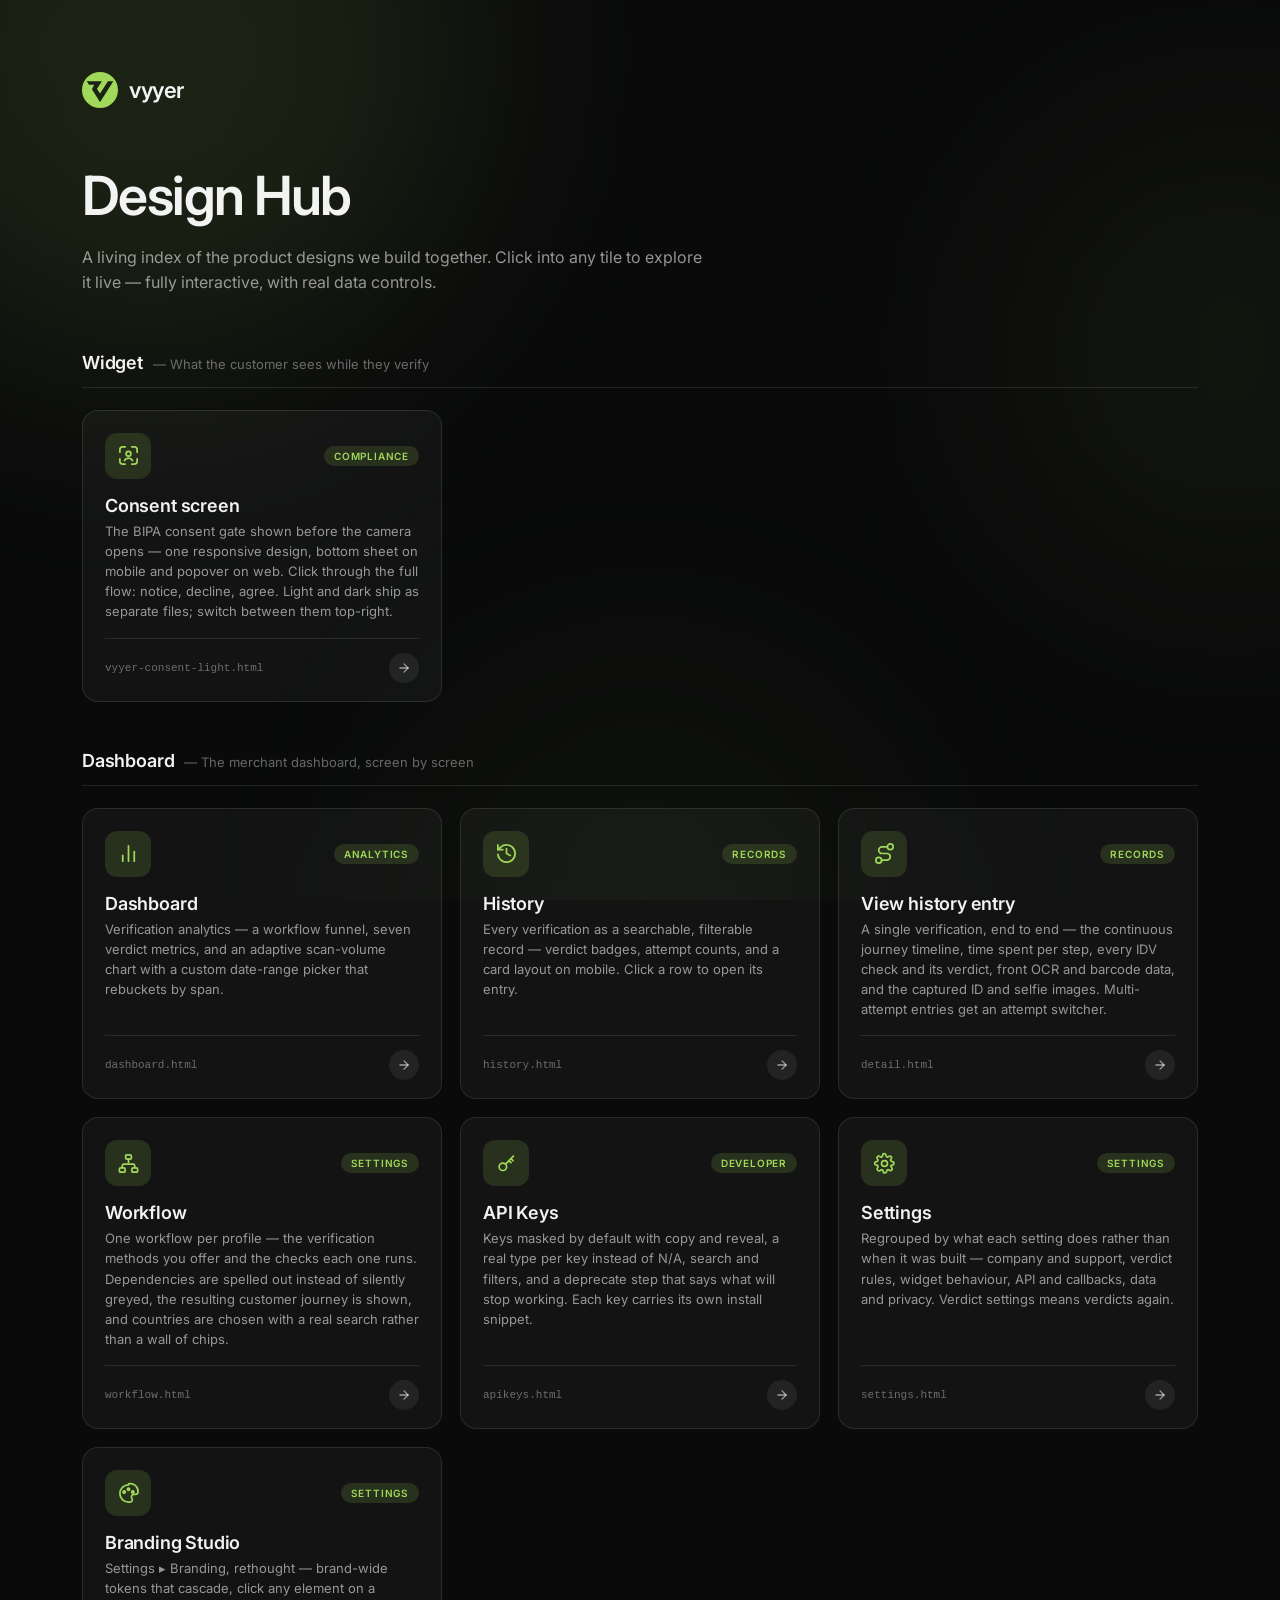
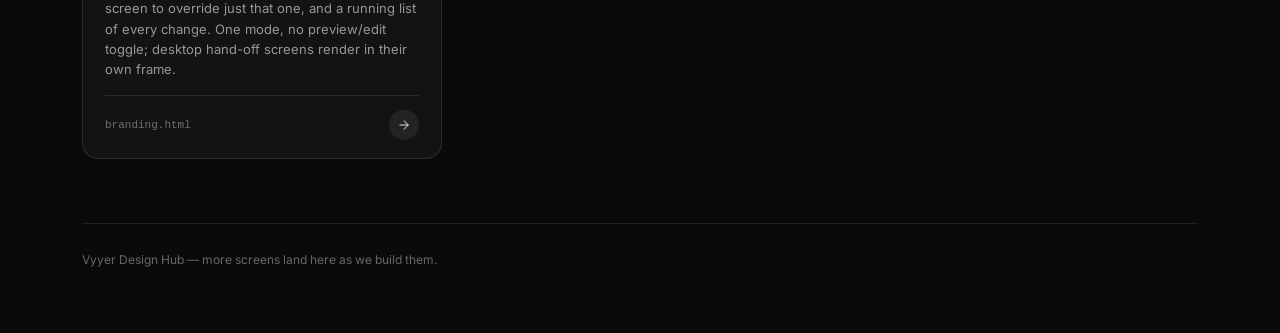
<file: index.html>
<!DOCTYPE html>
<html lang="en" data-theme="dark">
<head>
<meta charset="UTF-8">
<meta name="viewport" content="width=device-width, initial-scale=1.0">
<title>Vyyer — Design Hub</title>
<link rel="preconnect" href="https://fonts.googleapis.com">
<link rel="preconnect" href="https://fonts.gstatic.com" crossorigin>
<link href="https://fonts.googleapis.com/css2?family=Inter:wght@400;500;600;700&display=swap" rel="stylesheet">
<style>
*, *::before, *::after { margin: 0; padding: 0; box-sizing: border-box; }

:root {
  --bg-base: #0a0a0b;
  --accent: #A0D959; /* Vyyer logo green */
  --glass-bg: rgba(255,255,255,0.04);
  --glass-bg-strong: rgba(255,255,255,0.07);
  --glass-border: rgba(255,255,255,0.10);
  --glass-border-strong: rgba(255,255,255,0.22);
  --text-primary: rgba(255,255,255,0.95);
  --text-secondary: rgba(255,255,255,0.56);
  --text-tertiary: rgba(255,255,255,0.38);
  --radius-md: 12px;
  --radius-lg: 16px;
  --font: 'Inter', system-ui, sans-serif;
}

body {
  font-family: var(--font);
  background: var(--bg-base);
  color: var(--text-primary);
  min-height: 100vh;
  position: relative;
  overflow-x: hidden;
  -webkit-font-smoothing: antialiased;
}

/* Ambient lime glow */
.glow { position: fixed; inset: 0; z-index: 0; pointer-events: none; overflow: hidden; }
.glow-blob { position: absolute; border-radius: 50%; filter: blur(120px); }
.glow-blob.g1 { width: 620px; height: 620px; top: -260px; left: -160px; background: rgba(160,217,89,0.12); }
.glow-blob.g2 { width: 460px; height: 460px; top: 120px; right: -180px; background: rgba(160,217,89,0.06); }
.glow-blob.g3 { width: 520px; height: 520px; bottom: -280px; left: 30%; background: rgba(160,217,89,0.04); }

.wrap { position: relative; z-index: 1; max-width: 1180px; margin: 0 auto; padding: 72px 32px 64px; }

/* Header */
.header { display: flex; align-items: center; gap: 11px; margin-bottom: 60px; }
.logo-mark { width: 36px; height: 36px; flex-shrink: 0; display: block; }
.brand-name { font-size: 22px; font-weight: 600; letter-spacing: -0.02em; }

/* Hero */
.hero { margin-bottom: 56px; }
.eyebrow {
  display: inline-flex; align-items: center; gap: 8px;
  font-size: 12px; font-weight: 600; letter-spacing: 0.12em;
  text-transform: uppercase; color: var(--accent);
  margin-bottom: 18px;
}
.eyebrow::before { content: ''; width: 20px; height: 1px; background: var(--accent); opacity: 0.6; }
.title {
  font-size: clamp(34px, 5.5vw, 54px);
  font-weight: 600; letter-spacing: -0.03em; line-height: 1.05;
  margin-bottom: 20px;
}
.title .accent { color: var(--accent); }
.lede { font-size: 16px; color: var(--text-secondary); line-height: 1.6; max-width: 620px; }

/* Section */
.section { margin-bottom: 48px; }
.section-head {
  display: flex; align-items: baseline; gap: 10px;
  margin-bottom: 22px; padding-bottom: 14px;
  border-bottom: 1px solid var(--glass-border);
}
.section-head h2 { font-size: 18px; font-weight: 600; letter-spacing: -0.01em; }
.section-head .section-sub { font-size: 13px; color: var(--text-tertiary); }

/* Grid */
.grid { display: grid; grid-template-columns: repeat(3, minmax(0, 1fr)); gap: 18px; }

/* Card */
.card {
  position: relative;
  display: flex; flex-direction: column; gap: 16px;
  padding: 22px 22px 18px;
  background: var(--glass-bg);
  border: 1px solid var(--glass-border);
  border-radius: var(--radius-lg);
  text-decoration: none; color: var(--text-primary);
  transition: background 0.2s, border-color 0.2s, transform 0.2s;
  min-height: 210px;
}
.card:hover { background: var(--glass-bg-strong); border-color: var(--glass-border-strong); transform: translateY(-3px); }

.card-head { display: flex; align-items: center; justify-content: space-between; gap: 12px; }
.card-icon {
  width: 46px; height: 46px; border-radius: var(--radius-md);
  background: rgba(160,217,89,0.14);
  color: var(--accent);
  display: flex; align-items: center; justify-content: center; flex-shrink: 0;
}
.card-icon svg { width: 23px; height: 23px; }
.card-tag {
  font-size: 10px; font-weight: 600; letter-spacing: 0.08em; text-transform: uppercase;
  padding: 4px 10px; border-radius: 100px;
  background: rgba(160,217,89,0.14); color: var(--accent);
}

.card-body { flex: 1; }
.card-title { font-size: 18px; font-weight: 600; letter-spacing: -0.01em; margin-bottom: 5px; }
.card-desc { font-size: 13px; color: var(--text-secondary); line-height: 1.55; }

.card-foot {
  display: flex; align-items: center; justify-content: space-between;
  padding-top: 14px; border-top: 1px solid var(--glass-border);
}
.card-path {
  font-family: 'Menlo', 'Monaco', monospace; font-size: 11px; color: var(--text-tertiary);
  overflow: hidden; text-overflow: ellipsis; white-space: nowrap;
}
.card-arrow {
  width: 30px; height: 30px; border-radius: 50%;
  background: rgba(255,255,255,0.07);
  display: flex; align-items: center; justify-content: center; flex-shrink: 0;
  transition: background 0.15s, transform 0.15s, color 0.15s;
  color: var(--text-secondary);
}
.card:hover .card-arrow { background: var(--accent); color: #111; transform: translateX(3px); }
.card-arrow svg { width: 14px; height: 14px; }

/* Footer */
.footer {
  margin-top: 64px; padding-top: 26px;
  border-top: 1px solid var(--glass-border);
  font-size: 12px; color: var(--text-tertiary); line-height: 1.6;
}

@media (max-width: 900px) { .grid { grid-template-columns: repeat(2, minmax(0, 1fr)); } }

@media (max-width: 560px) {
  .wrap { padding: 48px 20px 48px; }
  .grid { grid-template-columns: 1fr; }
}
</style>
</head>
<body>

<div class="glow">
  <div class="glow-blob g1"></div>
  <div class="glow-blob g2"></div>
  <div class="glow-blob g3"></div>
</div>

<div class="wrap">

  <div class="header">
    <svg class="logo-mark" viewBox="0 0 138 138" xmlns="http://www.w3.org/2000/svg" role="img" aria-label="Vyyer">
      <defs>
        <mask id="vyyerVcut">
          <rect width="138" height="138" fill="#fff"></rect>
          <path fill="#000" transform="translate(69, 75) rotate(90) translate(-69, -75)" d="M29,125.844843 C29,125.988984 29.0993882,126.042108 29.221238,125.96398 L42.8635356,117.216859 C42.9857221,117.138516 43.0817329,116.956668 43.0780385,116.812901 L42.5846021,97.6106244 C42.5808823,97.4658673 42.6828508,97.4006824 42.813659,97.4656777 L59.8424361,105.926824 C59.9726607,105.991529 60.1771625,105.981341 60.3002155,105.903427 L108.81628,75.1843301 C109.061495,75.029067 109.060982,74.7768014 108.816289,74.6216104 L29,24 L29,44.1001278 C29,44.2443585 29.0994846,44.4250153 29.2204829,44.5025328 L76.4529161,74.761949 C76.5746856,74.8399604 76.5738029,74.9672807 76.4526502,75.0452293 L58.7903256,86.4090233 C58.6684094,86.4874633 58.4711441,86.487857 58.3485647,86.40916 L29.2210118,67.7090431 C29.0989503,67.6306786 29,67.6849074 29,67.8281421 L29,125.844843 Z"></path>
        </mask>
      </defs>
      <circle cx="69" cy="69" r="69" fill="#A0D959" mask="url(#vyyerVcut)"></circle>
    </svg>
    <div class="brand-name">vyyer</div>
  </div>

  <div class="hero">
    <h1 class="title">Design Hub</h1>
    <p class="lede">A living index of the product designs we build together. Click into any tile to explore it live — fully interactive, with real data controls.</p>
  </div>

  <div class="section">
    <div class="section-head">
      <h2>Widget</h2>
      <span class="section-sub">— What the customer sees while they verify</span>
    </div>
    <div class="grid">

      <a class="card" href="vyyer-consent-light.html">
        <div class="card-head">
          <div class="card-icon">
            <svg viewBox="0 0 24 24" fill="none" stroke="currentColor" stroke-width="1.8" stroke-linecap="round" stroke-linejoin="round"><path d="M3 8.5V6a3 3 0 013-3h2.5M15.5 3H18a3 3 0 013 3v2.5M21 15.5V18a3 3 0 01-3 3h-2.5M8.5 21H6a3 3 0 01-3-3v-2.5"/><circle cx="12" cy="10.2" r="2.5"/><path d="M7.8 17.2a4.8 4.8 0 018.4 0"/></svg>
          </div>
          <span class="card-tag">Compliance</span>
        </div>
        <div class="card-body">
          <div class="card-title">Consent screen</div>
          <div class="card-desc">The BIPA consent gate shown before the camera opens — one responsive design, bottom sheet on mobile and popover on web. Click through the full flow: notice, decline, agree. Light and dark ship as separate files; switch between them top-right.</div>
        </div>
        <div class="card-foot">
          <span class="card-path">vyyer-consent-light.html</span>
          <span class="card-arrow"><svg viewBox="0 0 24 24" fill="none" stroke="currentColor" stroke-width="2.2" stroke-linecap="round" stroke-linejoin="round"><line x1="5" y1="12" x2="19" y2="12"/><polyline points="12 5 19 12 12 19"/></svg></span>
        </div>
      </a>
    </div>
  </div>

  <div class="section">
    <div class="section-head">
      <h2>Dashboard</h2>
      <span class="section-sub">— The merchant dashboard, screen by screen</span>
    </div>
    <div class="grid">

      <a class="card" href="dashboard.html">
        <div class="card-head">
          <div class="card-icon">
            <svg viewBox="0 0 24 24" fill="none" stroke="currentColor" stroke-width="1.8" stroke-linecap="round" stroke-linejoin="round"><line x1="18" y1="20" x2="18" y2="10"/><line x1="12" y1="20" x2="12" y2="4"/><line x1="6" y1="20" x2="6" y2="14"/></svg>
          </div>
          <span class="card-tag">Analytics</span>
        </div>
        <div class="card-body">
          <div class="card-title">Dashboard</div>
          <div class="card-desc">Verification analytics — a workflow funnel, seven verdict metrics, and an adaptive scan-volume chart with a custom date-range picker that rebuckets by span.</div>
        </div>
        <div class="card-foot">
          <span class="card-path">dashboard.html</span>
          <span class="card-arrow"><svg viewBox="0 0 24 24" fill="none" stroke="currentColor" stroke-width="2.2" stroke-linecap="round" stroke-linejoin="round"><line x1="5" y1="12" x2="19" y2="12"/><polyline points="12 5 19 12 12 19"/></svg></span>
        </div>
      </a>

      <a class="card" href="history.html">
        <div class="card-head">
          <div class="card-icon">
            <svg viewBox="0 0 24 24" fill="none" stroke="currentColor" stroke-width="1.8" stroke-linecap="round" stroke-linejoin="round"><path d="M3 3v5h5"/><path d="M3.05 13A9 9 0 1 0 6 5.3L3 8"/><path d="M12 7v5l4 2"/></svg>
          </div>
          <span class="card-tag">Records</span>
        </div>
        <div class="card-body">
          <div class="card-title">History</div>
          <div class="card-desc">Every verification as a searchable, filterable record — verdict badges, attempt counts, and a card layout on mobile. Click a row to open its entry.</div>
        </div>
        <div class="card-foot">
          <span class="card-path">history.html</span>
          <span class="card-arrow"><svg viewBox="0 0 24 24" fill="none" stroke="currentColor" stroke-width="2.2" stroke-linecap="round" stroke-linejoin="round"><line x1="5" y1="12" x2="19" y2="12"/><polyline points="12 5 19 12 12 19"/></svg></span>
        </div>
      </a>

      <a class="card" href="detail.html">
        <div class="card-head">
          <div class="card-icon">
            <svg viewBox="0 0 24 24" fill="none" stroke="currentColor" stroke-width="1.8" stroke-linecap="round" stroke-linejoin="round"><circle cx="6" cy="19" r="3"/><path d="M9 19h5.5a3.5 3.5 0 000-7h-5a3.5 3.5 0 010-7H15"/><circle cx="18" cy="5" r="3"/></svg>
          </div>
          <span class="card-tag">Records</span>
        </div>
        <div class="card-body">
          <div class="card-title">View history entry</div>
          <div class="card-desc">A single verification, end to end — the continuous journey timeline, time spent per step, every IDV check and its verdict, front OCR and barcode data, and the captured ID and selfie images. Multi-attempt entries get an attempt switcher.</div>
        </div>
        <div class="card-foot">
          <span class="card-path">detail.html</span>
          <span class="card-arrow"><svg viewBox="0 0 24 24" fill="none" stroke="currentColor" stroke-width="2.2" stroke-linecap="round" stroke-linejoin="round"><line x1="5" y1="12" x2="19" y2="12"/><polyline points="12 5 19 12 12 19"/></svg></span>
        </div>
      </a>

      <a class="card" href="workflow.html">
        <div class="card-head">
          <div class="card-icon">
            <svg viewBox="0 0 24 24" fill="none" stroke="currentColor" stroke-width="1.8" stroke-linecap="round" stroke-linejoin="round"><rect x="9" y="2.9" width="6" height="4.6" rx="1.4"/><rect x="2.5" y="16.5" width="6" height="4.6" rx="1.4"/><rect x="15.5" y="16.5" width="6" height="4.6" rx="1.4"/><path d="M12 7.5v3.2"/><path d="M5.5 16.5v-2.1a1.7 1.7 0 011.7-1.7h9.6a1.7 1.7 0 011.7 1.7v2.1"/></svg>
          </div>
          <span class="card-tag">Settings</span>
        </div>
        <div class="card-body">
          <div class="card-title">Workflow</div>
          <div class="card-desc">One workflow per profile — the verification methods you offer and the checks each one runs. Dependencies are spelled out instead of silently greyed, the resulting customer journey is shown, and countries are chosen with a real search rather than a wall of chips.</div>
        </div>
        <div class="card-foot">
          <span class="card-path">workflow.html</span>
          <span class="card-arrow"><svg viewBox="0 0 24 24" fill="none" stroke="currentColor" stroke-width="2.2" stroke-linecap="round" stroke-linejoin="round"><line x1="5" y1="12" x2="19" y2="12"/><polyline points="12 5 19 12 12 19"/></svg></span>
        </div>
      </a>

      <a class="card" href="apikeys.html">
        <div class="card-head">
          <div class="card-icon">
            <svg viewBox="0 0 24 24" fill="none" stroke="currentColor" stroke-width="1.8" stroke-linecap="round" stroke-linejoin="round"><circle cx="8.2" cy="15.4" r="3.9"/><path d="M11 12.6l8.2-8.2M16.6 6.9l2.2 2.2M14.5 9l2.2 2.2"/></svg>
          </div>
          <span class="card-tag">Developer</span>
        </div>
        <div class="card-body">
          <div class="card-title">API Keys</div>
          <div class="card-desc">Keys masked by default with copy and reveal, a real type per key instead of N/A, search and filters, and a deprecate step that says what will stop working. Each key carries its own install snippet.</div>
        </div>
        <div class="card-foot">
          <span class="card-path">apikeys.html</span>
          <span class="card-arrow"><svg viewBox="0 0 24 24" fill="none" stroke="currentColor" stroke-width="2.2" stroke-linecap="round" stroke-linejoin="round"><line x1="5" y1="12" x2="19" y2="12"/><polyline points="12 5 19 12 12 19"/></svg></span>
        </div>
      </a>

      <a class="card" href="settings.html">
        <div class="card-head">
          <div class="card-icon">
            <svg viewBox="0 0 24 24" fill="none" stroke="currentColor" stroke-width="1.8" stroke-linecap="round" stroke-linejoin="round"><circle cx="12" cy="12" r="3.1"/><path d="M19.1 14.6a1.5 1.5 0 00.3 1.65l.05.06a1.82 1.82 0 11-2.58 2.58l-.06-.06a1.5 1.5 0 00-1.65-.3 1.5 1.5 0 00-.91 1.37v.17a1.82 1.82 0 11-3.64 0v-.09a1.5 1.5 0 00-.98-1.37 1.5 1.5 0 00-1.65.3l-.06.06A1.82 1.82 0 114.8 16.4l.06-.06a1.5 1.5 0 00.3-1.65 1.5 1.5 0 00-1.37-.91h-.17a1.82 1.82 0 110-3.64h.09a1.5 1.5 0 001.37-.98 1.5 1.5 0 00-.3-1.65l-.06-.06A1.82 1.82 0 117.3 4.8l.06.06a1.5 1.5 0 001.65.3h.07a1.5 1.5 0 00.91-1.37v-.17a1.82 1.82 0 113.64 0v.09a1.5 1.5 0 00.91 1.37 1.5 1.5 0 001.65-.3l.06-.06a1.82 1.82 0 112.58 2.58l-.06.06a1.5 1.5 0 00-.3 1.65v.07a1.5 1.5 0 001.37.91h.17a1.82 1.82 0 110 3.64h-.09a1.5 1.5 0 00-1.37.91z"/></svg>
          </div>
          <span class="card-tag">Settings</span>
        </div>
        <div class="card-body">
          <div class="card-title">Settings</div>
          <div class="card-desc">Regrouped by what each setting does rather than when it was built — company and support, verdict rules, widget behaviour, API and callbacks, data and privacy. Verdict settings means verdicts again.</div>
        </div>
        <div class="card-foot">
          <span class="card-path">settings.html</span>
          <span class="card-arrow"><svg viewBox="0 0 24 24" fill="none" stroke="currentColor" stroke-width="2.2" stroke-linecap="round" stroke-linejoin="round"><line x1="5" y1="12" x2="19" y2="12"/><polyline points="12 5 19 12 12 19"/></svg></span>
        </div>
      </a>

      <a class="card" href="branding.html">
        <div class="card-head">
          <div class="card-icon">
            <svg viewBox="0 0 24 24" fill="none" stroke="currentColor" stroke-width="1.8" stroke-linecap="round" stroke-linejoin="round"><path d="M12 3a9 9 0 000 18h1.5a2.5 2.5 0 002-4 2.5 2.5 0 012-4H19a3 3 0 003-3 8 8 0 00-10-8z"/><circle cx="7.5" cy="10.5" r="1.2" fill="currentColor"/><circle cx="12" cy="7.5" r="1.2" fill="currentColor"/><circle cx="16.5" cy="10.5" r="1.2" fill="currentColor"/></svg>
          </div>
          <span class="card-tag">Settings</span>
        </div>
        <div class="card-body">
          <div class="card-title">Branding Studio</div>
          <div class="card-desc">Settings ▸ Branding, rethought — brand-wide tokens that cascade, click any element on a screen to override just that one, and a running list of every change. One mode, no preview/edit toggle; desktop hand-off screens render in their own frame.</div>
        </div>
        <div class="card-foot">
          <span class="card-path">branding.html</span>
          <span class="card-arrow"><svg viewBox="0 0 24 24" fill="none" stroke="currentColor" stroke-width="2.2" stroke-linecap="round" stroke-linejoin="round"><line x1="5" y1="12" x2="19" y2="12"/><polyline points="12 5 19 12 12 19"/></svg></span>
        </div>
      </a>
    </div>
  </div>

  <div class="footer">
    Vyyer Design Hub — more screens land here as we build them.
  </div>

</div>

</body>
</html>
</file>
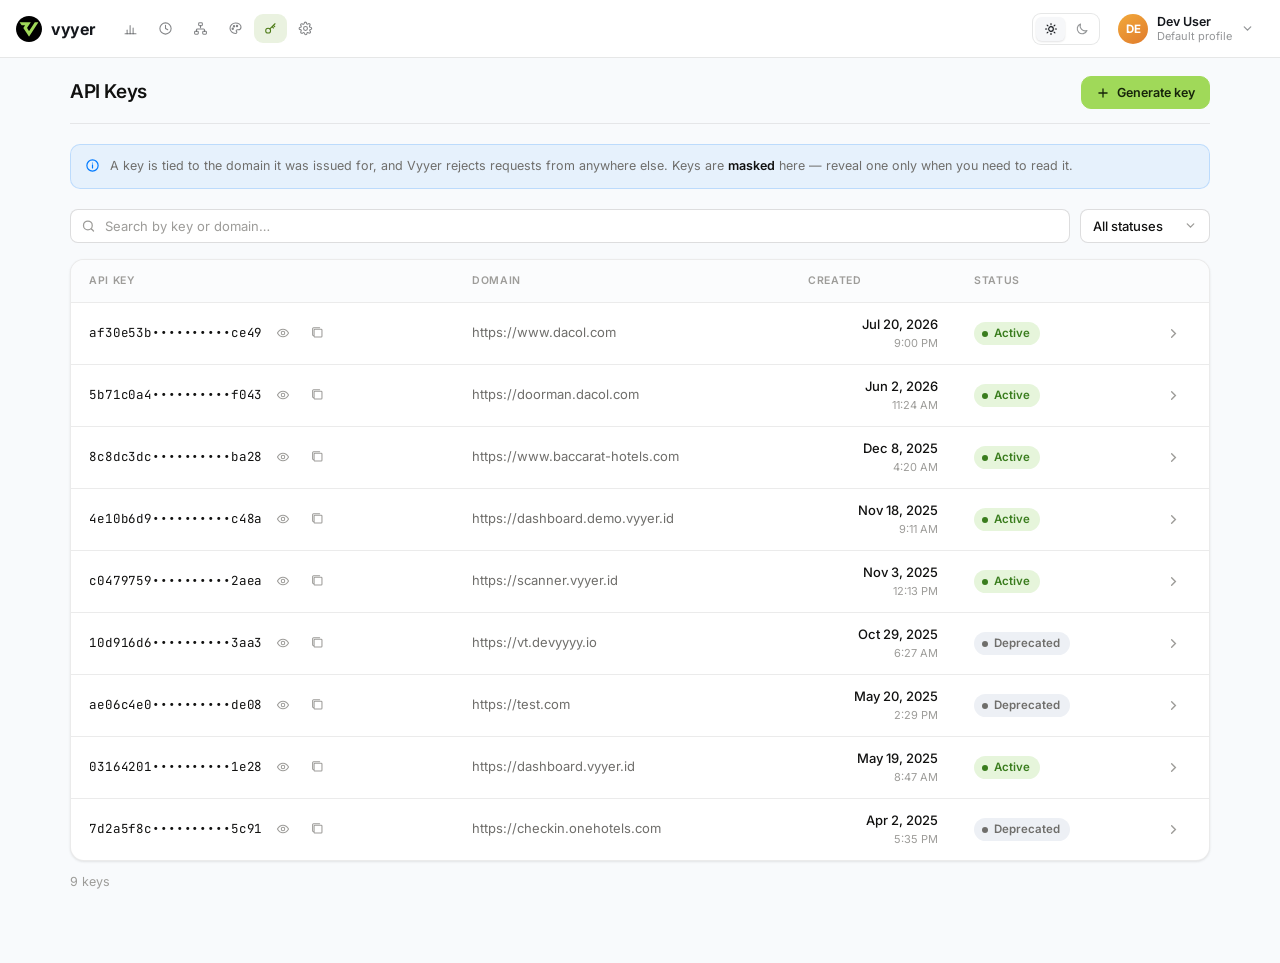
<file: apikeys.html>
<!DOCTYPE html>
<html lang="en">
<head>
<meta charset="UTF-8">
<meta name="viewport" content="width=device-width, initial-scale=1.0">
<title>Vyyer — API Keys</title>
<link rel="preconnect" href="https://fonts.googleapis.com">
<link rel="preconnect" href="https://fonts.gstatic.com" crossorigin>
<link href="https://fonts.googleapis.com/css2?family=Inter:wght@400;500;600;700&family=JetBrains+Mono:wght@400;500&display=swap" rel="stylesheet">
<link rel="stylesheet" href="shell.css">
<script>try{document.documentElement.dataset.theme=localStorage.getItem('vyyer.dashTheme')||'light'}catch(e){}</script>
<!--
  ============================================================================
  VYYER DASHBOARD — API KEYS

  What the live screens get wrong, and what this changes:

  1. EVERY KEY IS PRINTED IN FULL, on a list anyone can shoulder-surf or
     screenshot. Keys are masked here, with copy always one click away and an
     explicit reveal when someone actually needs to read one.

  2. THE TYPE COLUMN SAYS N/A ON EVERY ROW, while the next column is headed
     "Package Name/Domain" — so the type is real, it just isn't being set.
     A key is created *as* a web or a mobile key here, and the list says which.

  3. NO WAY TO FIND A KEY. A merchant with thirty keys scrolls. Search by key
     or domain, filter by type and status.

  4. DEPRECATE IS A BARE RED BUTTON. It breaks a live integration, so it asks
     first and says exactly what will stop working.

  Status, dates and the table itself reuse History's components.
  ============================================================================
-->
<style>
*, *::before, *::after { box-sizing: border-box; margin: 0; padding: 0; }

:root {
  --bg: #f8fafc;
  --surface: #ffffff;
  --surface-2: #edf0f5;
  --border: rgba(0,0,0,0.08);
  --border-md: rgba(0,0,0,0.14);
  --text-primary: #111110;
  --text-secondary: #6f6e6b;
  --text-tertiary: #9d9c99;
  --accent: #A0D959;
  --on-accent: #16240a;
  --ok: #3a7d1e;
  --info: #007aff;
  --warn: #c47a1a;
  --danger: #d63f3f;
  --shadow-sm: 0 1px 3px rgba(0,0,0,0.06), 0 1px 2px rgba(0,0,0,0.04);
  --shadow-md: 0 4px 12px rgba(0,0,0,0.08);
  --radius-sm: 8px;
  --radius-md: 10px;
  --radius-lg: 14px;
  --font: 'Inter', system-ui, sans-serif;
  --mono: 'JetBrains Mono', ui-monospace, SFMono-Regular, Menlo, monospace;
}

html, body { font-family: var(--font); background: var(--bg); color: var(--text-primary); font-size: 14px; line-height: 1.5; -webkit-font-smoothing: antialiased; }
main { max-width: 1180px; margin: 0 auto; padding: 0 20px 72px; }

/* ── page header ── */
.toolbar {
  position: sticky; top: var(--sh-h); z-index: 20; background: rgba(248,250,252,0.95);
  backdrop-filter: blur(8px); display: flex; align-items: center; gap: 14px;
  padding: 18px 0 14px; border-bottom: 1px solid var(--border); margin-bottom: 20px;
}
.toolbar h1 { font-size: 19px; font-weight: 600; letter-spacing: -0.02em; }
.toolbar .sp { flex: 1; }

.btn { font-family: var(--font); font-size: 12.5px; font-weight: 600; color: var(--text-primary);
  background: var(--surface); border: 1px solid var(--border-md); border-radius: var(--radius-md);
  padding: 8px 14px; cursor: pointer; display: inline-flex; align-items: center; justify-content: center; gap: 7px; }
.btn:hover:not(:disabled) { border-color: var(--text-tertiary); }
.btn.primary { background: var(--accent); border-color: var(--accent); color: var(--on-accent); }
.btn.danger { background: transparent; border-color: rgba(214,63,63,.35); color: var(--danger); }
.btn.danger:hover:not(:disabled) { border-color: var(--danger); background: rgba(214,63,63,.06); }
.btn:disabled { opacity: .4; cursor: not-allowed; }
.btn svg { width: 14px; height: 14px; }

.back { display: inline-flex; align-items: center; gap: 6px; font-size: 12.5px; font-weight: 500; color: var(--text-secondary);
  background: none; border: 0; font-family: var(--font); cursor: pointer; padding: 18px 0 2px; }
.back:hover { color: var(--text-primary); }
.back svg { width: 13px; height: 13px; }

/* ── filter bar: fields that float on the page background are white ── */
.filters { display: flex; gap: 10px; align-items: center; margin-bottom: 16px; flex-wrap: wrap; }
.search { position: relative; flex: 1 1 260px; min-width: 200px; }
.search > svg { position: absolute; left: 11px; top: 50%; transform: translateY(-50%); width: 15px; height: 15px; color: var(--text-tertiary); pointer-events: none; }
.search input { width: 100%; font-family: var(--font); font-size: 13px; color: var(--text-primary);
  background: var(--field-float); border: 1px solid var(--field-float-line); border-radius: var(--radius-sm);
  padding: 8px 12px 8px 34px; outline: none; transition: border-color .15s, box-shadow .15s; }
.search input::placeholder { color: var(--text-tertiary); }
.search input:focus { border-color: var(--field-focus); box-shadow: 0 0 0 3px rgba(0,122,255,.12); }

.dd { position: relative; }
.dd-trigger { display: inline-flex; align-items: center; justify-content: space-between; gap: 10px; min-width: 130px;
  font-family: var(--font); font-size: 13px; font-weight: 500; color: var(--text-primary);
  background: var(--field-float); border: 1px solid var(--field-float-line); border-radius: var(--radius-sm);
  padding: 8px 12px; cursor: pointer; transition: border-color .15s, box-shadow .15s; white-space: nowrap; }
.dd-trigger svg { width: 13px; height: 13px; color: var(--text-tertiary); transition: transform .15s; }
.dd.open .dd-trigger { border-color: var(--field-focus); box-shadow: 0 0 0 3px rgba(0,122,255,.12); }
.dd.open .dd-trigger svg { transform: rotate(180deg); }
.dd-menu { position: absolute; top: calc(100% + 6px); left: 0; z-index: 200; min-width: 100%;
  background: var(--surface); border: 1px solid var(--border-md); border-radius: var(--radius-md);
  box-shadow: var(--shadow-md); padding: 5px; opacity: 0; visibility: hidden; transform: translateY(-4px);
  transition: opacity .14s, transform .14s, visibility .14s; }
.dd.open .dd-menu { opacity: 1; visibility: visible; transform: translateY(0); }
.dd-opt { display: flex; align-items: center; gap: 9px; width: 100%; text-align: left; border: 0; background: none;
  font-family: var(--font); font-size: 13px; color: var(--text-primary); padding: 8px 10px; border-radius: 7px; cursor: pointer; white-space: nowrap; }
.dd-opt:hover { background: var(--surface-2); }
.dd-opt .tick { width: 14px; height: 14px; flex: 0 0 auto; color: var(--info); opacity: 0; margin-left: auto; }
.dd-opt.on .tick { opacity: 1; }

/* ── table — the same component as History ── */
.card { background: var(--surface); border: 1px solid var(--border); border-radius: var(--radius-lg); box-shadow: var(--shadow-sm); overflow: hidden; }
.hist-table { width: 100%; border-collapse: collapse; }
.hist-table thead th {
  text-align: left; font-size: 10.5px; font-weight: 600; text-transform: uppercase; letter-spacing: 0.06em;
  color: var(--text-tertiary); padding: 13px 18px; border-bottom: 1px solid var(--border);
  background: #fbfcfd; white-space: nowrap;
}
.hist-table thead th.th-right { text-align: right; }
.hist-row { cursor: pointer; transition: background .12s; }
.hist-row:not(:last-child) td { border-bottom: 1px solid var(--border); }
.hist-row:hover { background: #fafcff; }
.hist-table td { padding: 12px 18px; vertical-align: middle; }
.col-muted { color: var(--text-secondary); font-size: 13px; white-space: nowrap; }
.col-date { text-align: right; white-space: nowrap; }
.d-date { display: block; font-size: 13px; font-weight: 500; color: var(--text-primary); }
.d-time { display: block; font-size: 11px; color: var(--text-tertiary); margin-top: 1px; }
.chev { color: var(--text-tertiary); display: grid; place-items: center; }
.chev svg { width: 15px; height: 15px; }
.hist-row:hover .chev { color: var(--text-secondary); }

/* ── the key itself ── */
.keycell { display: flex; align-items: center; gap: 8px; }
.keytext { font-family: var(--mono); font-size: 12.5px; letter-spacing: -0.01em; color: var(--text-primary); white-space: nowrap; }
.iconbtn { width: 26px; height: 26px; flex: 0 0 auto; display: grid; place-items: center; border: 0; border-radius: 7px;
  background: none; color: var(--text-tertiary); cursor: pointer; }
.iconbtn:hover { background: var(--surface-2); color: var(--text-primary); }
.iconbtn svg { width: 14px; height: 14px; }
.iconbtn.copied { color: var(--ok); }

/* ── badges ── */
.result-badge { display: inline-flex; align-items: center; gap: 6px; font-size: 11.5px; font-weight: 600; padding: 3px 10px 3px 8px; border-radius: 100px; white-space: nowrap; }
.rb-dot { width: 6px; height: 6px; border-radius: 50%; flex-shrink: 0; background: currentColor; }
.rb-active     { background: #e6f5db; color: #3a7d1e; }
.rb-deprecated { background: var(--surface-2); color: var(--text-secondary); }
.type-chip { display: inline-flex; align-items: center; gap: 6px; font-size: 12px; font-weight: 500; color: var(--text-secondary); white-space: nowrap; }
.type-chip svg { width: 14px; height: 14px; color: var(--text-tertiary); }

/* ── empty state ── */
.empty { display: flex; flex-direction: column; align-items: center; text-align: center; padding: 64px 24px; color: var(--text-tertiary); }
.empty svg { width: 34px; height: 34px; color: var(--border-md); margin-bottom: 14px; }
.empty-title { font-size: 15px; font-weight: 600; color: var(--text-secondary); margin-bottom: 4px; }
.empty-sub { font-size: 13px; }
.count { font-size: 12.5px; color: var(--text-tertiary); margin-top: 12px; }

/* ── detail ── */
.dhead { display: flex; align-items: flex-start; gap: 14px; flex-wrap: wrap; margin-bottom: 20px; }
.dhead-key { display: flex; align-items: center; gap: 10px; flex-wrap: wrap; }
.dhead-key .keytext { font-size: 19px; letter-spacing: -0.02em; }
.dhead .sp { flex: 1; }
.dcols { display: grid; grid-template-columns: minmax(0, 300px) minmax(0, 1fr); gap: 16px; align-items: start; }
.sec-head { display: flex; align-items: baseline; gap: 10px; margin-bottom: 10px; }
.sec-head h2 { font-size: 12px; font-weight: 700; letter-spacing: .08em; text-transform: uppercase; color: var(--text-secondary); }
.sec-head p { font-size: 12.5px; color: var(--text-tertiary); }
.kv { padding: 14px 18px; border-bottom: 1px solid var(--border); }
.kv:last-child { border-bottom: 0; }
.kv dt { font-size: 11.5px; color: var(--text-tertiary); margin-bottom: 3px; }
.kv dd { font-size: 13.5px; font-weight: 500; color: var(--text-primary); word-break: break-word; }

.snip { background: #16181d; border-radius: var(--radius-md); overflow: hidden; margin: 14px 18px 18px; }
.snip-top { display: flex; align-items: center; gap: 10px; padding: 10px 14px; border-bottom: 1px solid rgba(255,255,255,.08); }
.snip-top span { font-size: 11.5px; font-weight: 600; color: rgba(255,255,255,.7); letter-spacing: .04em; text-transform: uppercase; }
.snip-top .iconbtn { color: rgba(255,255,255,.55); margin-left: auto; }
.snip-top .iconbtn:hover { background: rgba(255,255,255,.1); color: #fff; }
.snip pre { margin: 0; padding: 14px; overflow-x: auto; font-family: var(--mono); font-size: 12px; line-height: 1.65; color: #d7dce5; }
.snip .t { color: #7fb5ff; } .snip .s { color: #a8d98a; } .snip .k { color: #c99bf0; } .snip .c { color: #6f7785; }
.snip.off { opacity: .4; }
.docs { display: flex; flex-wrap: wrap; gap: 20px; margin-top: 14px; font-size: 12.5px; }
.docs a { display: inline-flex; align-items: center; gap: 7px; color: var(--info); text-decoration: none; font-weight: 600; }
.docs a:hover { text-decoration: underline; }
.docs svg { width: 14px; height: 14px; flex: 0 0 auto; }

.note { display: flex; gap: 10px; align-items: flex-start; padding: 12px 14px; border-radius: var(--radius-md);
  background: rgba(0,122,255,.07); border: 1px solid rgba(0,122,255,.18); font-size: 12.5px; color: var(--text-secondary); margin-bottom: 20px; }
.note svg { width: 15px; height: 15px; flex: 0 0 auto; color: var(--info); margin-top: 1px; }
.note b { color: var(--text-primary); font-weight: 600; }
.note.warn { background: rgba(196,122,26,.08); border-color: rgba(196,122,26,.22); }
.note.warn svg { color: var(--warn); }

/* ── modal: the shell's own sheet, so dialogs match across the dashboard ── */
.pick { display: flex; gap: 10px; margin-top: 18px; }
.pick button { flex: 1; display: flex; flex-direction: column; align-items: center; gap: 7px; cursor: pointer;
  font-family: var(--sh-font); background: var(--sh-sunken); border: 1px solid var(--sh-line); border-radius: 10px;
  padding: 14px 10px; color: var(--sh-ink-2); font-size: 12.5px; font-weight: 600; }
.pick button svg { width: 19px; height: 19px; }
.pick button:hover { border-color: var(--sh-line-2); }
.pick button.on { border-color: var(--sh-accent); background: var(--sh-tint); color: var(--sh-ink); }
.hint { font: 400 11.5px var(--sh-font); color: var(--sh-ink-3); margin-top: 7px; }
.newkey { display: flex; align-items: center; gap: 8px; background: var(--sh-sunken); border: 1px solid var(--sh-line);
  border-radius: 10px; padding: 11px 12px; margin-top: 18px; }
.newkey code { font-family: var(--mono); font-size: 12.5px; color: var(--sh-ink); flex: 1; min-width: 0; overflow-x: auto; white-space: nowrap; }

@media (max-width: 900px) { .dcols { grid-template-columns: 1fr; } }
@media (max-width: 900px) { .hide-sm { display: none; } }
@media (max-width: 560px) { .d-time { display: none; } }
.tablewrap { overflow-x: auto; }

/* ══ DARK MODE ═════════════════════════════════════════════════════════════ */
[data-theme="dark"] {
  --bg: #0a0a0b;
  --surface: #121214;
  --surface-2: #1c1c20;
  --border: rgba(255,255,255,0.09);
  --border-md: rgba(255,255,255,0.18);
  --text-primary: rgba(255,255,255,0.95);
  --text-secondary: rgba(255,255,255,0.56);
  --text-tertiary: rgba(255,255,255,0.38);
  --ok: #8CCB5C;
  --info: #5AA9FF;
  --warn: #E0A24E;
  --danger: #F0756A;
  --shadow-sm: 0 1px 3px rgba(0,0,0,0.5);
  --shadow-md: 0 6px 18px rgba(0,0,0,0.55);
}
[data-theme="dark"] .toolbar { background: rgba(10,10,11,0.95); }
[data-theme="dark"] .hist-table thead th { background: #191920; }
[data-theme="dark"] .hist-row:hover { background: rgba(255,255,255,0.045); }
[data-theme="dark"] .rb-active { background: rgba(122,201,67,.16); color: #8CCB5C; }
[data-theme="dark"] .note { background: rgba(90,169,255,.09); border-color: rgba(90,169,255,.22); }
[data-theme="dark"] .note.warn { background: rgba(224,162,78,.1); border-color: rgba(224,162,78,.24); }
[data-theme="dark"] .btn.danger { border-color: rgba(240,117,106,.35); }
[data-theme="dark"] .btn.danger:hover:not(:disabled) { border-color: var(--danger); background: rgba(240,117,106,.08); }
[data-theme="dark"] .search input:focus, [data-theme="dark"] .dd.open .dd-trigger { box-shadow: 0 0 0 3px rgba(90,169,255,.18); }
</style>
</head>
<body>

<header class="sh-nav" data-tab="apikeys"></header>

<main>
  <div id="listView"></div>
  <div id="detailView" hidden></div>
</main>

<div class="sh-modal" id="modal"></div>

<script>
/* ============================================================================
   1. THE KEYS
      Every key Vyyer issues today is a WEB key, so there is no Type column, no
      type filter and no picker when generating one — a chooser with one answer
      is a decision the client doesn't have. `kind` stays in the model and KINDS
      keeps the iOS/Android rows so the surfaces can come back as a column, a
      filter and a picker without reshaping anything.
   ============================================================================ */
const KINDS = {
  web:     { label:'Web',     target:'Domain',       icon:'<circle cx="12" cy="12" r="9"/><path d="M3.2 9.5h17.6M3.2 14.5h17.6"/><path d="M12 3a15 15 0 000 18 15 15 0 000-18z"/>' },
  ios:     { label:'iOS',     target:'Bundle ID',    icon:'<rect x="6.5" y="2.5" width="11" height="19" rx="2.4"/><path d="M10.4 5.4h3.2M12 18.3v.01"/>' },
  android: { label:'Android', target:'Package name', icon:'<rect x="5.5" y="7.5" width="13" height="11" rx="2"/><path d="M8.2 7.5L6.6 4.8M15.8 7.5l1.6-2.7M9.5 11.5v.01M14.5 11.5v.01"/>' },
};

const KEYS = [
  { id:'af30e53b99cdfe667eff0d5a2e4ece49', kind:'web',     target:'https://www.dacol.com',        created:'2026-07-20T21:00', by:'Default profile', status:'active',     ver:'6.0.0' },
  { id:'5b71c0a4e28d41f6b9305c7de1a8f043', kind:'web',         target:'https://doorman.dacol.com',    created:'2026-06-02T11:24', by:'Default profile', status:'active',     ver:'6.0.0' },
  { id:'8c8dc3dc99eb3d09c1308103183fba28', kind:'web',     target:'https://www.baccarat-hotels.com', created:'2025-12-08T04:20', by:'Baccarat Hotels', status:'active',  ver:'5.4.2' },
  { id:'4e10b6d901fca1079f9156d5c604c48a', kind:'web',     target:'https://dashboard.demo.vyyer.id', created:'2025-11-18T09:11', by:'Default profile', status:'active',  ver:'5.4.2' },
  { id:'c0479759b9d1a37ce78dbbfe10c72aea', kind:'web',     target:'https://scanner.vyyer.id',     created:'2025-11-03T12:13', by:'Treehouse Hotels', status:'active',   ver:'5.4.0' },
  { id:'10d916d6be468c459507f49a779d3aa3', kind:'web',     target:'https://vt.devyyyy.io',        created:'2025-10-29T06:27', by:'Default profile', status:'deprecated', ver:'5.2.1' },
  { id:'ae06c4e0f21c92a2efa79480642ade08', kind:'web',     target:'https://test.com',             created:'2025-05-20T14:29', by:'Default profile', status:'deprecated', ver:'4.8.0' },
  { id:'0316420154ad07d5a9e903fe7a391e28', kind:'web',     target:'https://dashboard.vyyer.id',   created:'2025-05-19T08:47', by:'One Hotels',      status:'active',     ver:'4.8.0' },
  { id:'7d2a5f8c14be9037ca61d0b48e2f5c91', kind:'web',         target:'https://checkin.onehotels.com',created:'2025-04-02T17:35', by:'One Hotels',      status:'deprecated', ver:'4.6.3' },
];
const keyById = id => KEYS.find(k => k.id === id);

/* ---------------------------------------------------------------------------
   2. HELPERS
   --------------------------------------------------------------------------- */
const esc = s => String(s == null ? '' : s).replace(/[&<>"]/g, c => ({'&':'&amp;','<':'&lt;','>':'&gt;','"':'&quot;'}[c]));
const icon = (d, w) => `<svg viewBox="0 0 24 24" fill="none" stroke="currentColor" stroke-width="${w||1.7}" stroke-linecap="round" stroke-linejoin="round">${d}</svg>`;
const DOWN = '<svg viewBox="0 0 24 24" fill="none" stroke="currentColor" stroke-width="2.4" stroke-linecap="round"><path d="M6 9l6 6 6-6"/></svg>';
const CHEV = '<svg viewBox="0 0 24 24" fill="none" stroke="currentColor" stroke-width="2.2" stroke-linecap="round"><path d="M9 6l6 6-6 6"/></svg>';
const TICK = '<svg class="tick" viewBox="0 0 24 24" fill="none" stroke="currentColor" stroke-width="2.8" stroke-linecap="round" stroke-linejoin="round"><path d="M5 12.5l4.5 4.5L19 7"/></svg>';
const COPY = '<path d="M9 9h10.5a1.5 1.5 0 011.5 1.5V21a1.5 1.5 0 01-1.5 1.5H9A1.5 1.5 0 017.5 21V10.5A1.5 1.5 0 019 9z" transform="translate(-0.5,-3.5)"/><path d="M4.5 15A1.5 1.5 0 013 13.5V3A1.5 1.5 0 014.5 1.5H15" transform="translate(1.5,1.5)"/>';
const EYE  = '<path d="M2.5 12S6 5.5 12 5.5 21.5 12 21.5 12 18 18.5 12 18.5 2.5 12 2.5 12z"/><circle cx="12" cy="12" r="3"/>';
const EYE_OFF = '<path d="M10.6 6.1A9.6 9.6 0 0112 6c6 0 9.5 6 9.5 6a17 17 0 01-3.1 3.9M6.4 7.6A17 17 0 002.5 12S6 18 12 18a9.5 9.5 0 004-.85"/><path d="M4 4l16 16"/><path d="M9.9 9.9a3 3 0 004.2 4.2"/>';

/* the key is masked until someone asks to see it */
const mask = k => k.slice(0, 8) + '••••••••••' + k.slice(-4);
const MONTHS = ['Jan','Feb','Mar','Apr','May','Jun','Jul','Aug','Sep','Oct','Nov','Dec'];
function fmtDate(iso){
  const d = new Date(iso);
  return MONTHS[d.getMonth()] + ' ' + d.getDate() + ', ' + d.getFullYear();
}
function fmtTime(iso){
  const d = new Date(iso), h = d.getHours();
  return ((h % 12) || 12) + ':' + String(d.getMinutes()).padStart(2, '0') + ' ' + (h < 12 ? 'AM' : 'PM');
}

async function copy(text, el){
  try { await navigator.clipboard.writeText(text); }
  catch(e){
    const t = document.createElement('textarea');
    t.value = text; document.body.appendChild(t); t.select();
    try { document.execCommand('copy'); } finally { t.remove(); }
  }
  if(el){ el.classList.add('copied'); el.innerHTML = icon('<path d="M5 12.5l4.5 4.5L19 7"/>', 2.6); setTimeout(() => render(), 1100); }
  if(window.VyyerShell && VyyerShell.toast) VyyerShell.toast('Copied to clipboard');
}

/* ---------------------------------------------------------------------------
   3. VIEW STATE
   --------------------------------------------------------------------------- */
let view = { page:'list', key:null, q:'', status:'all', dd:null, shown:{}, modal:null, draft:null };

function visible(){
  const q = view.q.trim().toLowerCase();
  return KEYS.filter(k =>
    (view.status === 'all' || k.status === view.status) &&
    (!q || k.id.toLowerCase().includes(q) || k.target.toLowerCase().includes(q)));
}

/* ---------------------------------------------------------------------------
   4. LIST
   --------------------------------------------------------------------------- */
function renderList(){
  const rows = visible();
  document.getElementById('listView').innerHTML = `
    <div class="toolbar">
      <h1>API Keys</h1><span class="sp"></span>
      <button class="btn primary" onclick="openGenerate()">${icon('<path d="M12 5v14M5 12h14"/>', 2.2)}Generate key</button>
    </div>
    <div class="note">${icon('<circle cx="12" cy="12" r="9"/><path d="M12 11v5M12 8v.01"/>', 1.9)}
      <div>A key is tied to the domain it was issued for, and Vyyer rejects requests from anywhere else.
      Keys are <b>masked</b> here — reveal one only when you need to read it.</div></div>
    <div class="filters">
      <div class="search">${icon('<circle cx="11" cy="11" r="7"/><path d="M20 20l-3.5-3.5"/>', 2)}
        <input type="text" id="q" placeholder="Search by key or domain…" value="${esc(view.q)}" autocomplete="off"
          oninput="view.q=this.value; paintRows()"></div>
      ${ddHtml('status', [{v:'all',l:'All statuses'},{v:'active',l:'Active'},{v:'deprecated',l:'Deprecated'}])}
    </div>
    <div class="card"><div id="rows">${tableHtml(rows)}</div></div>
    <div class="count" id="count">${countText(rows)}</div>`;
}

const countText = rows => rows.length === KEYS.length
  ? KEYS.length + ' key' + (KEYS.length === 1 ? '' : 's')
  : rows.length + ' of ' + KEYS.length + ' keys';

function tableHtml(rows){
  if(!rows.length) return `<div class="empty">${icon('<circle cx="11" cy="11" r="7"/><path d="M20 20l-3.5-3.5"/>', 1.6)}
    <div class="empty-title">No keys match</div>
    <div class="empty-sub">Try a different search, or clear the filters.</div></div>`;
  return `<div class="tablewrap"><table class="hist-table">
    <thead><tr>
      <th>API key</th><th class="hide-sm">Domain</th>
      <th class="col-date">Created</th><th>Status</th><th></th>
    </tr></thead>
    <tbody>${rows.map(rowHtml).join('')}</tbody></table></div>`;
}

function rowHtml(k){
  const shown = !!view.shown[k.id];
  return `<tr class="hist-row" onclick="openKey('${k.id}')">
    <td><div class="keycell">
      <span class="keytext">${esc(shown ? k.id : mask(k.id))}</span>
      <button class="iconbtn" title="${shown ? 'Hide' : 'Reveal'}" onclick="event.stopPropagation(); reveal('${k.id}')">${icon(shown ? EYE_OFF : EYE, 1.8)}</button>
      <button class="iconbtn" title="Copy key" onclick="event.stopPropagation(); copy('${k.id}', this)">${icon(COPY, 1.8)}</button>
    </div></td>
    <td class="col-muted hide-sm">${esc(k.target)}</td>
    <td class="col-date"><span class="d-date">${fmtDate(k.created)}</span><span class="d-time">${fmtTime(k.created)}</span></td>
    <td>${badge(k.status)}</td>
    <td><span class="chev">${CHEV}</span></td>
  </tr>`;
}

const badge = s => `<span class="result-badge rb-${s}"><span class="rb-dot"></span>${s === 'active' ? 'Active' : 'Deprecated'}</span>`;

function ddHtml(name, options){
  const v = view[name], open = view.dd === name;
  const cur = options.find(o => o.v === v);
  return `<div class="dd${open ? ' open' : ''}">
    <button class="dd-trigger" type="button" onclick="event.stopPropagation(); view.dd = view.dd==='${name}' ? null : '${name}'; render()">
      <span>${esc(cur ? cur.l : '—')}</span>${DOWN}</button>
    <div class="dd-menu">${options.map(o => `<button class="dd-opt${o.v === v ? ' on' : ''}" type="button"
      onclick="event.stopPropagation(); view.${name}='${o.v}'; view.dd=null; render()">${esc(o.l)}${TICK}</button>`).join('')}</div>
  </div>`;
}

/* searching only redraws the rows, so the caret stays put */
function paintRows(){
  const rows = visible();
  document.getElementById('rows').innerHTML = tableHtml(rows);
  document.getElementById('count').textContent = countText(rows);
}
function reveal(id){ view.shown[id] = !view.shown[id]; render(); }

/* ---------------------------------------------------------------------------
   5. DETAIL
   --------------------------------------------------------------------------- */
function renderDetail(){
  const k = keyById(view.key), shown = !!view.shown[k.id], dead = k.status === 'deprecated';
  document.getElementById('detailView').innerHTML = `
    <button class="back" onclick="closeKey()">${icon('<path d="M15 6l-6 6 6 6"/>', 2.2)} Back to API keys</button>
    <div class="toolbar">
      <div class="dhead-key">
        <span class="keytext">${esc(shown ? k.id : mask(k.id))}</span>
        <button class="iconbtn" title="${shown ? 'Hide' : 'Reveal'}" onclick="reveal('${k.id}')">${icon(shown ? EYE_OFF : EYE, 1.8)}</button>
        <button class="iconbtn" title="Copy key" onclick="copy('${k.id}', this)">${icon(COPY, 1.8)}</button>
      </div>
      <span class="sp"></span>
      ${dead ? '' : `<button class="btn danger" onclick="askDeprecate()">${icon('<path d="M4 7h16M10 11v6M14 11v6"/><path d="M6 7l1 12.2A1.8 1.8 0 008.8 21h6.4a1.8 1.8 0 001.8-1.8L18 7"/><path d="M9.5 7V4.8A1.3 1.3 0 0110.8 3.5h2.4A1.3 1.3 0 0114.5 4.8V7"/>', 1.8)}Deprecate key</button>`}
    </div>
    ${dead ? `<div class="note warn">${icon('<path d="M12 3l9.5 17H2.5z"/><path d="M12 10v4M12 17v.01"/>', 1.8)}
      <div><b>This key is deprecated.</b> Vyyer rejects every request made with it. Generate a new key and
      swap it into the snippet below to get this integration working again.</div></div>` : ''}
    <div class="dcols">
      <div>
        <div class="sec-head"><h2>Details</h2></div>
        <div class="card">
          <div class="kv"><dt>Status</dt><dd>${badge(k.status)}</dd></div>
          <div class="kv"><dt>${esc(KINDS[k.kind].target)}</dt><dd>${esc(k.target)}</dd></div>
          <div class="kv"><dt>Created on</dt><dd>${fmtDate(k.created)} at ${fmtTime(k.created)}</dd></div>
          <div class="kv"><dt>Created by</dt><dd>${esc(k.by)}</dd></div>
          <div class="kv"><dt>Widget version</dt><dd>${esc(k.ver)}</dd></div>
        </div>
      </div>
      <div>
        <div class="sec-head"><h2>Install</h2><p>${k.kind === 'web' ? 'Paste this where the widget should appear' : 'Point the SDK at this key'}</p></div>
        <div class="card">
          <div class="snip${dead ? ' off' : ''}">
            <div class="snip-top"><span>${k.kind === 'web' ? 'HTML' : k.kind === 'ios' ? 'Swift' : 'Kotlin'}</span>
              <button class="iconbtn" title="Copy snippet" onclick="copy(SNIPPETS['${k.id}'], this)">${icon(COPY, 1.8)}</button></div>
            <pre>${snippet(k)}</pre>
          </div>
        </div>
        <div class="docs">
          <a href="#">${icon('<path d="M4 5.2A1.7 1.7 0 015.7 3.5H10a2.5 2.5 0 012 4.6 2.5 2.5 0 012-4.6h4.3A1.7 1.7 0 0120 5.2v11.3a1.7 1.7 0 01-1.7 1.7H14a2 2 0 00-2 2 2 2 0 00-2-2H5.7A1.7 1.7 0 014 16.5z"/>')}View docs</a>
          <a href="#">${icon('<path d="M6 2.8h7.5L19 8.3v12.9a1 1 0 01-1 1H6a1 1 0 01-1-1V3.8a1 1 0 011-1z"/><path d="M13.2 3v5.4H19"/><path d="M8.4 13h7M8.4 16.7h4.6"/>')}Terms &amp; conditions</a>
        </div>
      </div>
    </div>`;
}

/* the plain-text version each snippet copies, kept alongside the highlighted one */
const SNIPPETS = {};
function snippet(k){
  const c = (cls, s) => `<span class="${cls}">${esc(s)}</span>`;
  let plain, html;
  if(k.kind === 'web'){
    plain = '<div id="vyyer-widget-container"></div>\n'
      + '<script src="https://vyyer.id/pkg/latest/vyyer-widget.js" defer><\/script>\n'
      + '<script>\n'
      + '  document.addEventListener("DOMContentLoaded", function () {\n'
      + '    const container = document.getElementById("vyyer-widget-container");\n'
      + '    const widget = document.createElement("vyyer-widget");\n'
      + '    widget.setAttribute("module-url", "https://vyyer.id/idscan/");\n'
      + '    widget.setAttribute("api-key", "' + k.id + '");\n'
      + '    widget.setAttribute("api-url", "https://unifiedapi.vyyer.id");\n'
      + '    widget.setAttribute("profile-id", "1");\n'
      + '    container.appendChild(widget);\n'
      + '  });\n'
      + '<\/script>';
    html = c('t','<div') + ' id=' + c('s','"vyyer-widget-container"') + c('t','></div>') + '\n'
      + c('t','<script') + ' src=' + c('s','"https://vyyer.id/pkg/latest/vyyer-widget.js"') + ' defer' + c('t','><\/script>') + '\n'
      + c('t','<script>') + '\n'
      + '  document.' + c('k','addEventListener') + '(' + c('s','"DOMContentLoaded"') + ', ' + c('k','function') + ' () {\n'
      + '    ' + c('k','const') + ' container = document.' + c('k','getElementById') + '(' + c('s','"vyyer-widget-container"') + ');\n'
      + '    ' + c('k','const') + ' widget = document.' + c('k','createElement') + '(' + c('s','"vyyer-widget"') + ');\n'
      + '    widget.' + c('k','setAttribute') + '(' + c('s','"module-url"') + ', ' + c('s','"https://vyyer.id/idscan/"') + ');\n'
      + '    widget.' + c('k','setAttribute') + '(' + c('s','"api-key"') + ', ' + c('s','"' + k.id + '"') + ');\n'
      + '    widget.' + c('k','setAttribute') + '(' + c('s','"api-url"') + ', ' + c('s','"https://unifiedapi.vyyer.id"') + ');\n'
      + '    widget.' + c('k','setAttribute') + '(' + c('s','"profile-id"') + ', ' + c('s','"1"') + ');\n'
      + '    container.' + c('k','appendChild') + '(widget);\n'
      + '  });\n'
      + c('t','<\/script>');
  } else if(k.kind === 'ios'){
    plain = 'import VyyerSDK\n\n'
      + 'Vyyer.configure(\n'
      + '    apiKey: "' + k.id + '",\n'
      + '    apiURL: "https://unifiedapi.vyyer.id",\n'
      + '    profileID: "1"\n'
      + ')';
    html = c('k','import') + ' VyyerSDK\n\n'
      + 'Vyyer.' + c('k','configure') + '(\n'
      + '    apiKey: ' + c('s','"' + k.id + '"') + ',\n'
      + '    apiURL: ' + c('s','"https://unifiedapi.vyyer.id"') + ',\n'
      + '    profileID: ' + c('s','"1"') + '\n'
      + ')';
  } else {
    plain = 'import id.vyyer.sdk.Vyyer\n\n'
      + 'Vyyer.configure(\n'
      + '    apiKey = "' + k.id + '",\n'
      + '    apiUrl = "https://unifiedapi.vyyer.id",\n'
      + '    profileId = "1"\n'
      + ')';
    html = c('k','import') + ' id.vyyer.sdk.Vyyer\n\n'
      + 'Vyyer.' + c('k','configure') + '(\n'
      + '    apiKey = ' + c('s','"' + k.id + '"') + ',\n'
      + '    apiUrl = ' + c('s','"https://unifiedapi.vyyer.id"') + ',\n'
      + '    profileId = ' + c('s','"1"') + '\n'
      + ')';
  }
  SNIPPETS[k.id] = plain;
  return html;
}

/* ---------------------------------------------------------------------------
   6. GENERATE + DEPRECATE
   --------------------------------------------------------------------------- */
function openGenerate(){ view.draft = { kind:'web', target:'', created:null }; view.modal = 'generate'; render(); }
function closeModal(){ view.modal = null; view.draft = null; render(); }

function renderModal(){
  const m = document.getElementById('modal');
  if(!view.modal){ m.className = 'sh-modal'; m.innerHTML = ''; return; }
  m.className = 'sh-modal open';

  if(view.modal === 'generate'){
    const d = view.draft, kind = KINDS[d.kind];
    const ok = valid(d);
    m.innerHTML = `<div class="sh-sheet">
      <h2>Generate API key</h2>
      <p>A key loads the widget on one domain. Tell us which.</p>
      <label class="sh-f"><span>${esc(kind.target)}</span>
        <input type="text" id="target" value="${esc(d.target)}" autocomplete="off"
          placeholder="${d.kind === 'web' ? 'https://app.company.com' : 'com.company.app'}"
          oninput="view.draft.target=this.value; syncCreate()"></label>
      <div class="hint">${d.kind === 'web'
        ? 'The widget only loads on this domain. Subdomains need their own key.'
        : 'Must match the bundle identifier you ship, or the SDK is rejected.'}</div>
      <div class="sh-acts">
        <button class="sh-btn" onclick="closeModal()">Cancel</button>
        <button class="sh-btn primary" id="createBtn" ${ok ? '' : 'disabled'} onclick="createKey()">Create key</button>
      </div>
    </div>`;
    const el = document.getElementById('target'); if(el) el.focus();
  }

  if(view.modal === 'created'){
    const k = keyById(view.draft.created);
    m.innerHTML = `<div class="sh-sheet">
      <h2>Key created</h2>
      <p>Your ${esc(KINDS[k.kind].label)} key for <b>${esc(k.target)}</b> is ready to use.</p>
      <div class="newkey"><code>${esc(k.id)}</code>
        <button class="iconbtn" title="Copy key" onclick="copy('${k.id}', this)">${icon(COPY, 1.8)}</button></div>
      <div class="sh-acts">
        <button class="sh-btn" onclick="closeModal()">Done</button>
        <button class="sh-btn primary" onclick="const id='${k.id}'; closeModal(); openKey(id)">Get the snippet</button>
      </div>
    </div>`;
  }

  if(view.modal === 'deprecate'){
    const k = keyById(view.key);
    m.innerHTML = `<div class="sh-sheet">
      <h2>Deprecate this key?</h2>
      <p><b>${esc(k.target)}</b> stops verifying immediately — every request made with this key is rejected
      until you issue a new one and update the snippet. This can’t be undone.</p>
      <div class="sh-acts">
        <button class="sh-btn" onclick="closeModal()">Cancel</button>
        <button class="sh-btn danger" onclick="deprecate()">Deprecate key</button>
      </div>
    </div>`;
  }
}

function valid(d){
  const t = d.target.trim();
  if(!t) return false;
  return d.kind === 'web' ? /^(https?:\/\/)?[\w-]+(\.[\w-]+)+$/.test(t.replace(/\/+$/, ''))
                          : /^[a-z][\w]*(\.[a-z][\w]*)+$/i.test(t);
}
/* typing shouldn't redraw the sheet and drop the caret — just the button */
function syncCreate(){
  const b = document.getElementById('createBtn');
  if(b) b.disabled = !valid(view.draft);
}
function randomKey(){
  let s = ''; const hex = '0123456789abcdef';
  for(let i = 0; i < 32; i++) s += hex[Math.floor(Math.random() * 16)];
  return s;
}
function createKey(){
  const d = view.draft;
  if(!valid(d)) return;
  let target = d.target.trim().replace(/\/+$/, '');
  if(d.kind === 'web' && !/^https?:\/\//.test(target)) target = 'https://' + target;
  const k = { id:randomKey(), kind:d.kind, target:target, created:new Date().toISOString().slice(0, 16),
              by:'Default profile', status:'active', ver:'6.0.0' };
  KEYS.unshift(k);
  view.draft.created = k.id;
  view.modal = 'created';
  render();
}

function askDeprecate(){ view.modal = 'deprecate'; render(); }
function deprecate(){
  keyById(view.key).status = 'deprecated';
  view.modal = null; view.draft = null;
  render();
  if(window.VyyerShell && VyyerShell.toast) VyyerShell.toast('Key deprecated');
}

/* ---------------------------------------------------------------------------
   7. WIRING
   --------------------------------------------------------------------------- */
function render(){
  const onDetail = view.page === 'detail';
  document.getElementById('listView').hidden = onDetail;
  document.getElementById('detailView').hidden = !onDetail;
  const act = document.activeElement, keepId = act && act.id, pos = act && act.selectionStart;
  onDetail ? renderDetail() : renderList();
  renderModal();
  if(keepId && !view.modal){ const el = document.getElementById(keepId);
    if(el){ el.focus(); try { el.setSelectionRange(pos, pos); } catch(e){} } }
}
function openKey(id){ view.key = id; view.page = 'detail'; view.dd = null; render(); scrollTo(0, 0); }
function closeKey(){ view.page = 'list'; view.key = null; render(); scrollTo(0, 0); }

document.addEventListener('click', e => {
  if(view.dd && !e.target.closest('.dd')) { view.dd = null; render(); }
}, true);
document.addEventListener('keydown', e => { if(e.key === 'Escape' && view.modal) closeModal(); });

render();
</script>
<script src="shell.js"></script>
</body>
</html>
</file>
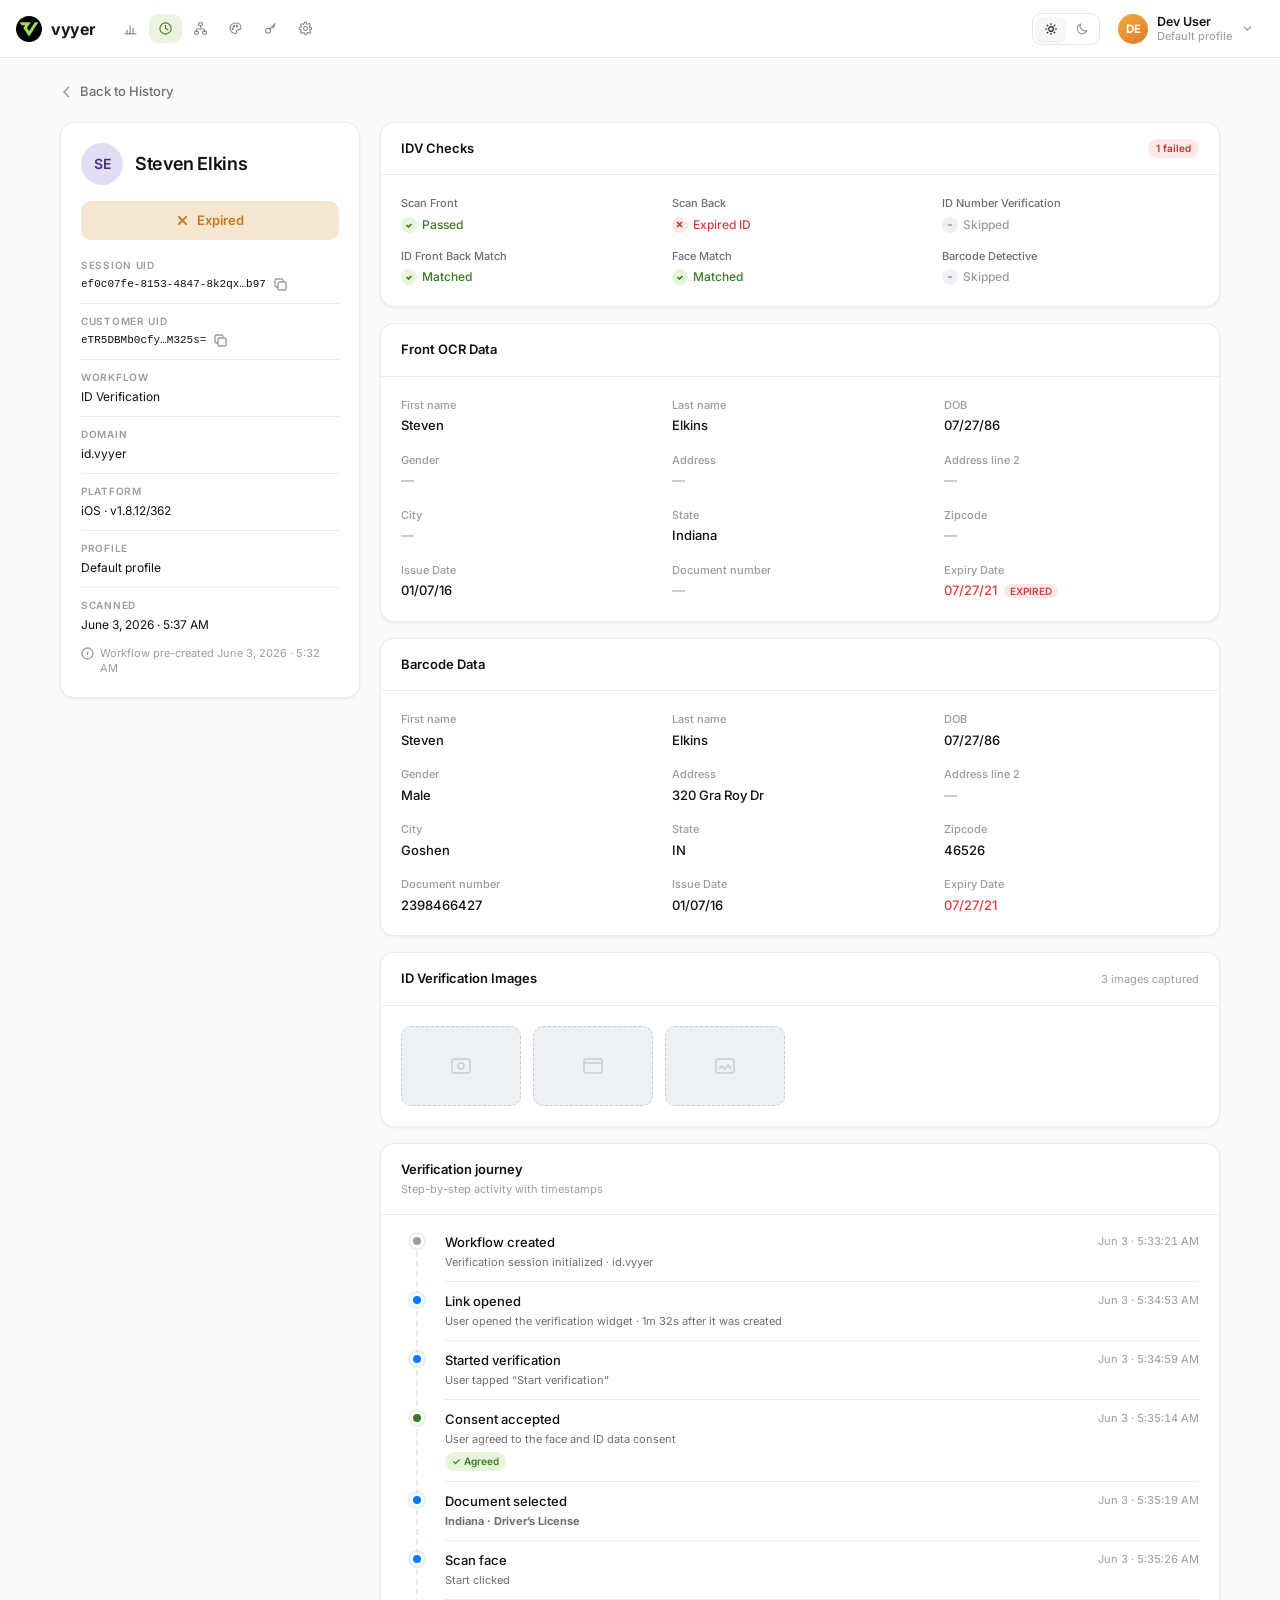
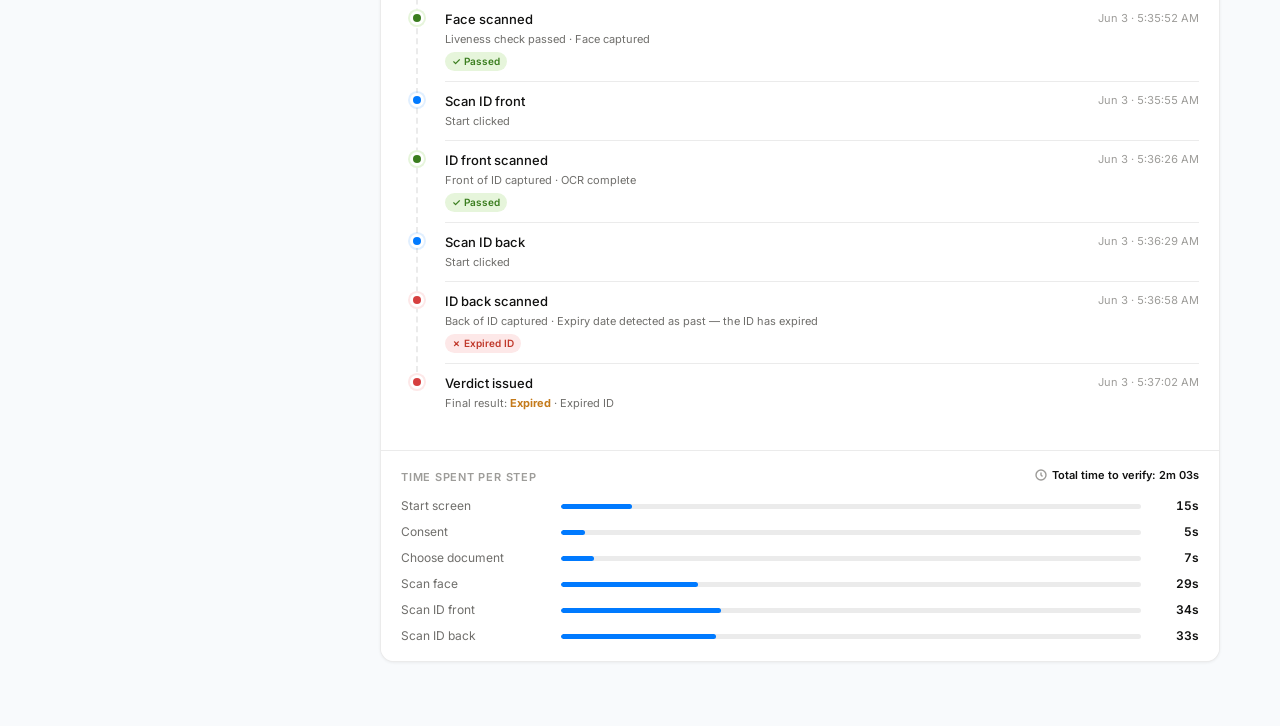
<file: detail.html>
<!DOCTYPE html>
<html lang="en">
<head>
<meta charset="UTF-8">
<meta name="viewport" content="width=device-width, initial-scale=1.0">
<title>Vyyer — Verification Detail</title>
<link rel="preconnect" href="https://fonts.googleapis.com">
<link rel="preconnect" href="https://fonts.gstatic.com" crossorigin>
<link href="https://fonts.googleapis.com/css2?family=Inter:wght@400;500;600&display=swap" rel="stylesheet">
<link rel="stylesheet" href="shell.css">
<!-- the stored dashboard theme is applied before paint, so the page never flashes the other one -->
<script>try{document.documentElement.dataset.theme=localStorage.getItem('vyyer.dashTheme')||'light'}catch(e){}</script>
<style>
*, *::before, *::after { box-sizing: border-box; margin: 0; padding: 0; }

:root {
  --bg: #f8fafc;
  --surface: #ffffff;
  --surface-2: #edf0f5;
  --border: rgba(0,0,0,0.08);
  --border-md: rgba(0,0,0,0.14);
  --text-primary: #111110;
  --text-secondary: #6f6e6b;
  --text-tertiary: #9d9c99;
  --valid: #3a7d1e;
  --invalid: #d63f3f;
  --expired: #c47a1a;
  --warn: #b0850c;
  --underage: #2e6fb5;
  --incomplete: #7a6c55;
  --accent: #C8FF00;
  --blue: #007aff;
  --shadow-sm: 0 1px 3px rgba(0,0,0,0.06);
  --shadow-md: 0 4px 16px rgba(0,0,0,0.08);
  --radius-sm: 8px;
  --radius-md: 10px;
  --radius-lg: 14px;
  --font: 'Inter', system-ui, sans-serif;
}

html, body { font-family: var(--font); background: var(--bg); color: var(--text-primary); font-size: 14px; line-height: 1.5; -webkit-font-smoothing: antialiased; }
body { min-height: 100vh; }

/* NAV */

/* LAYOUT */
main { max-width: 1200px; margin: 0 auto; padding: 24px 20px 64px; }
.back-link { display: inline-flex; align-items: center; gap: 6px; font-size: 13px; font-weight: 500; color: var(--text-secondary); text-decoration: none; margin-bottom: 20px; transition: color .15s; }
.back-link:hover { color: var(--text-primary); }
.back-link svg { color: var(--text-tertiary); }
.detail-layout { display: grid; grid-template-columns: 300px 1fr; gap: 20px; align-items: start; }

/* SIDEBAR */
.sidebar { display: flex; flex-direction: column; gap: 14px; position: sticky; top: 72px; }
.sidebar-card { background: var(--surface); border: 1px solid var(--border); border-radius: var(--radius-lg); padding: 20px; box-shadow: var(--shadow-sm); }
.subject-head { display: flex; align-items: center; gap: 12px; margin-bottom: 16px; }
.subject-avatar { width: 42px; height: 42px; border-radius: 50%; flex-shrink: 0; display: flex; align-items: center; justify-content: center; font-size: 14px; font-weight: 600; }
.subject-name { font-size: 18px; font-weight: 600; letter-spacing: -0.02em; color: var(--text-primary); line-height: 1.2; }
.verdict-pill { display: flex; align-items: center; justify-content: center; gap: 8px; border-radius: var(--radius-md); padding: 10px 16px; font-size: 13px; font-weight: 600; margin-bottom: 18px; }
.verdict-pill svg { flex-shrink: 0; }
.vp-valid      { background: #e6f5db; color: var(--valid); }
.vp-invalid    { background: #fde8e8; color: var(--invalid); }
.vp-expired    { background: #f6e6cf; color: var(--expired); }
.vp-underage   { background: #e3eefa; color: var(--underage); }
.vp-incomplete { background: #f1ede6; color: var(--incomplete); }

.meta-rows { display: flex; flex-direction: column; gap: 0; }
.meta-row { display: flex; flex-direction: column; padding: 10px 0; border-bottom: 1px solid var(--border); }
.meta-row:last-child { border-bottom: none; padding-bottom: 0; }
.meta-row:first-child { padding-top: 0; }
.meta-label { font-size: 10px; font-weight: 600; text-transform: uppercase; letter-spacing: 0.07em; color: var(--text-tertiary); margin-bottom: 3px; }
.meta-val { font-size: 12px; color: var(--text-primary); word-break: break-all; display: flex; align-items: center; gap: 6px; }
.meta-val-mono { font-family: 'SF Mono', 'Monaco', monospace; font-size: 11px; color: var(--text-primary); }
.copy-btn { background: none; border: none; cursor: pointer; color: var(--text-tertiary); padding: 2px; border-radius: 4px; display: flex; align-items: center; transition: color .12s; flex-shrink: 0; }
.copy-btn:hover { color: var(--text-primary); }
.created-note { font-size: 11px; color: var(--text-tertiary); display: flex; align-items: flex-start; gap: 6px; margin-top: 12px; line-height: 1.4; }

/* MAIN CONTENT */
.content { display: flex; flex-direction: column; gap: 16px; }
@media (max-width: 900px) { .attempts-bar { position: static; } }
.section-card { background: var(--surface); border: 1px solid var(--border); border-radius: var(--radius-lg); overflow: hidden; box-shadow: var(--shadow-sm); }
.section-head { padding: 16px 20px; border-bottom: 1px solid var(--border); display: flex; align-items: center; justify-content: space-between; }
.section-title { font-size: 13px; font-weight: 600; color: var(--text-primary); }
.section-badge { font-size: 10px; font-weight: 600; padding: 2px 8px; border-radius: 20px; }
.sb-pass { background: #e6f5db; color: #3a7d1e; }
.sb-fail { background: #fde8e8; color: #c0392b; }
.sb-warn { background: #fbf1cf; color: #9a7400; }
.sb-skip { background: var(--surface-2); color: var(--text-tertiary); }
.section-body { padding: 20px; }

.check-grid { display: grid; grid-template-columns: repeat(3, 1fr); gap: 14px; }
.check-item-label { font-size: 11px; font-weight: 500; color: var(--text-secondary); margin-bottom: 4px; }
.check-item-val { display: flex; align-items: center; gap: 5px; font-size: 12px; font-weight: 500; }
.check-dot { width: 16px; height: 16px; border-radius: 50%; display: flex; align-items: center; justify-content: center; flex-shrink: 0; }
.cd-pass { background: #e6f5db; color: #3a7d1e; }
.cd-fail { background: #fde8e8; color: #c0392b; }
.cd-warn { background: #fbf1cf; color: #9a7400; }
.cd-skip { background: var(--surface-2); color: var(--text-tertiary); }
.check-text-pass { color: var(--valid); }
.check-text-fail { color: var(--invalid); }
.check-text-warn { color: var(--warn); }
.check-text-skip { color: var(--text-tertiary); }

.data-grid { display: grid; grid-template-columns: repeat(3, 1fr); gap: 16px; }
.data-field-label { font-size: 11px; font-weight: 500; color: var(--text-tertiary); margin-bottom: 3px; }
.data-field-val { font-size: 13px; color: var(--text-primary); font-weight: 500; }
.data-field-val.empty { color: var(--text-tertiary); font-weight: 400; }
.expired-tag { font-size: 10px; font-weight: 600; background: #fde8e8; color: var(--invalid); padding: 1px 6px; border-radius: 10px; margin-left: 4px; }

.images-row { display: flex; gap: 12px; flex-wrap: wrap; }
.img-placeholder { width: 120px; height: 80px; border-radius: var(--radius-md); border: 1px dashed var(--border-md); background: var(--surface-2); display: flex; align-items: center; justify-content: center; }

/* WORKFLOW TIMELINE */
/* Not a card — a sticky strip in the page colour, so the chips read as a tab
   header over whichever attempt's sections are scrolling underneath. The
   negative margins cancel the column gap, so the strip's own padding is the
   only space around it and nothing shows through while scrolling. */
.attempts-bar { position: sticky; top: var(--sh-h); z-index: 20; background: var(--bg);
  display: flex; align-items: center; gap: 12px;
  padding: 12px 0 16px; margin: -12px 0 -16px; }
.attempts-bar[hidden] { display: none; }
.attempts-count { font-size: 11px; color: var(--text-tertiary); white-space: nowrap; margin-left: auto; }
.attempts-count b { color: var(--text-primary); font-weight: 600; }
.attempts-row { display: flex; gap: 8px; min-width: 0; overflow-x: auto; scrollbar-width: none; }
.attempts-row::-webkit-scrollbar { display: none; }
.att-chip { display: flex; align-items: center; gap: 8px; flex: 0 0 auto; cursor: pointer;
  background: var(--surface); border: 1px solid var(--border-md); border-radius: var(--radius-md);
  padding: 8px 12px; font-family: var(--font); text-align: left; transition: border-color .15s, background .15s; }
.att-chip:hover { background: var(--surface-2); }
.att-chip.on { border-color: var(--text-primary); background: var(--surface-2); }
.att-dot { width: 8px; height: 8px; border-radius: 50%; flex-shrink: 0; }
.att-body { display: flex; flex-direction: column; gap: 1px; }
.att-n { font-size: 12.5px; font-weight: 600; color: var(--text-primary); white-space: nowrap; }
.att-t { font-size: 11px; color: var(--text-tertiary); white-space: nowrap; }
.att-tag { font-size: 9.5px; font-weight: 700; letter-spacing: .05em; text-transform: uppercase;
  color: var(--text-secondary); background: var(--surface-2); border-radius: 20px; padding: 2px 6px; }
.att-chip.on .att-tag { background: var(--surface); }
.tl-next { display: inline-flex; align-items: center; gap: 5px; margin-top: 6px; padding: 0;
  border: 0; background: none; cursor: pointer; font-family: var(--font); font-size: 11.5px;
  font-weight: 600; color: var(--blue); }
.tl-next:hover { text-decoration: underline; }
.tl-next svg { width: 11px; height: 11px; }
.timeline-section { background: var(--surface); border: 1px solid var(--border); border-radius: var(--radius-lg); overflow: hidden; box-shadow: var(--shadow-sm); }
.timeline-head { padding: 16px 20px; border-bottom: 1px solid var(--border); display: flex; align-items: center; justify-content: space-between; gap: 12px; }
.timeline-title { font-size: 13px; font-weight: 600; color: var(--text-primary); }
.timeline-duration { font-size: 11px; color: var(--text-tertiary); display: flex; align-items: center; gap: 5px; white-space: nowrap; }
.timeline-body { padding: 8px 0; position: relative; }
/* One dashed rail behind the whole journey — the per-event stems read as
   separate lollipops rather than one continuous sequence. Its ends are set
   from the first and last dot in JS so it starts and stops on them. */
.timeline-body::before {
  content: ''; position: absolute; left: 35px; top: var(--tl-top, 19px); bottom: var(--tl-bottom, 19px);
  border-left: 2px dashed var(--border); pointer-events: none;
}
.tl-event { display: flex; align-items: flex-start; gap: 0; padding: 0 20px; position: relative; }
.tl-left { display: flex; flex-direction: column; align-items: center; width: 32px; flex-shrink: 0; padding-top: 14px; }
.tl-dot { width: 8px; height: 8px; border-radius: 50%; flex-shrink: 0; z-index: 1; }
.tl-dot-success   { background: var(--valid); box-shadow: 0 0 0 3px var(--surface), 0 0 0 5px #e6f5db; }
.tl-dot-fail      { background: var(--invalid); box-shadow: 0 0 0 3px var(--surface), 0 0 0 5px #fde8e8; }
.tl-dot-warn      { background: var(--warn); box-shadow: 0 0 0 3px var(--surface), 0 0 0 5px #fbf1cf; }
.tl-dot-info      { background: var(--blue); box-shadow: 0 0 0 3px var(--surface), 0 0 0 5px rgba(0,122,255,0.12); }
.tl-dot-neutral   { background: var(--text-tertiary); box-shadow: 0 0 0 3px var(--surface), 0 0 0 5px var(--surface-2); }
.tl-dot-abandoned { background: var(--invalid); box-shadow: 0 0 0 3px var(--surface), 0 0 0 5px #fde8e8; }
.tl-right { flex: 1; min-width: 0; margin-left: 12px; padding: 10px 0; border-bottom: 1px solid var(--border); }
.tl-event:last-child .tl-right { border-bottom: none; }
.tl-row { display: flex; align-items: flex-start; justify-content: space-between; gap: 16px; }
.tl-main { flex: 1; min-width: 0; }
.tl-label { font-size: 13px; font-weight: 500; color: var(--text-primary); }
.tl-sub { font-size: 11px; color: var(--text-secondary); margin-top: 2px; }
/* timestamp and the time that step took, stacked on the right — one column for
   time, one for outcome, and a step's duration no longer costs its own line */
.tl-meta { flex: 0 0 auto; display: flex; flex-direction: column; align-items: flex-end; gap: 4px; }
.tl-time { font-size: 11px; color: var(--text-tertiary); white-space: nowrap; font-variant-numeric: tabular-nums; }

.tl-flags { display: flex; flex-wrap: wrap; gap: 6px; margin-top: 4px; }
.tl-flag { display: inline-flex; align-items: center; gap: 4px; font-size: 10px; font-weight: 600; padding: 2px 7px; border-radius: 20px; }
.tf-slow    { background: #fbf1cf; color: #9a7400; }
.tf-abandon { background: #fde8e8; color: #c0392b; }
.tf-success { background: #e6f5db; color: #3a7d1e; }

.step-timing { margin-top: 20px; padding: 16px 20px; background: var(--surface); border-top: 1px solid var(--border); }
.step-timing-head { display: flex; align-items: baseline; justify-content: space-between; gap: 12px; margin-bottom: 12px; }
.step-timing-title { font-size: 11px; font-weight: 600; text-transform: uppercase; letter-spacing: 0.07em; color: var(--text-tertiary); }
/* Most workflows are pre-created weeks ahead, so the wait before the customer
   starts says nothing about how long verifying took. This total counts only
   the capture steps and the processing that follows them. */
.step-timing-total { display: flex; align-items: center; gap: 5px; font-size: 11px; color: var(--text-tertiary); white-space: nowrap; }
.step-timing-total span { font-weight: 600; color: var(--text-primary); }
.timing-row { display: flex; align-items: center; gap: 10px; margin-bottom: 8px; }
.timing-row:last-child { margin-bottom: 0; }
.timing-step { font-size: 12px; color: var(--text-secondary); width: 150px; flex-shrink: 0; }
.timing-bar-wrap { flex: 1; height: 5px; background: var(--border); border-radius: 3px; overflow: hidden; }
.timing-bar { height: 5px; border-radius: 3px; background: var(--blue); }
.timing-bar.slow { background: #e8a020; }
.timing-val { font-size: 12px; font-weight: 600; color: var(--text-primary); min-width: 48px; text-align: right;
  font-variant-numeric: tabular-nums; }

@media (max-width: 900px) { .detail-layout { grid-template-columns: 1fr; } .sidebar { position: static; } .check-grid { grid-template-columns: repeat(2,1fr); } .data-grid { grid-template-columns: repeat(2,1fr); } }
@media (max-width: 600px) { .check-grid, .data-grid { grid-template-columns: 1fr 1fr; } main { padding: 16px 12px 48px; } .timing-step { width: 110px; } }

/* ══ DARK MODE ═════════════════════════════════════════════════════════════
   Matches history.html and dashboard.html — the theme is set by the nav
   switcher and stored per user. Status pills keep their hue and swap the
   light tint for a low-alpha fill so they stay readable on near black. */
[data-theme="dark"] {
  --bg: #0a0a0b;
  --surface: #121214;
  --surface-2: #1c1c20;
  --border: rgba(255,255,255,0.09);
  --border-md: rgba(255,255,255,0.18);
  --text-primary: rgba(255,255,255,0.95);
  --text-secondary: rgba(255,255,255,0.56);
  --text-tertiary: rgba(255,255,255,0.38);
  --valid: #8CCB5C;
  --invalid: #F0756A;
  --expired: #E0A24E;
  --warn: #E7C457;
  --underage: #79ACE4;
  --incomplete: #C3B291;
  --blue: #5AA9FF;
  --shadow-sm: 0 1px 3px rgba(0,0,0,0.5);
  --shadow-md: 0 6px 18px rgba(0,0,0,0.55);
}
[data-theme="dark"] .vp-valid      { background: rgba(122,201,67,0.16); }
[data-theme="dark"] .vp-invalid    { background: rgba(228,78,78,0.17); }
[data-theme="dark"] .vp-expired    { background: rgba(214,138,44,0.16); }
[data-theme="dark"] .vp-underage   { background: rgba(70,135,214,0.18); }
[data-theme="dark"] .vp-incomplete { background: rgba(176,158,126,0.16); }
[data-theme="dark"] .sb-pass, [data-theme="dark"] .cd-pass, [data-theme="dark"] .tf-success { background: rgba(122,201,67,0.16); color: #AEE07C; }
[data-theme="dark"] .sb-fail, [data-theme="dark"] .cd-fail, [data-theme="dark"] .tf-abandon { background: rgba(228,78,78,0.17); color: #F09191; }
[data-theme="dark"] .sb-warn, [data-theme="dark"] .cd-warn, [data-theme="dark"] .tf-slow { background: rgba(228,176,36,0.16); color: #EBC55F; }
[data-theme="dark"] .expired-tag { background: rgba(228,78,78,0.17); }
[data-theme="dark"] .tl-dot-success   { box-shadow: 0 0 0 3px var(--surface), 0 0 0 5px rgba(122,201,67,0.18); }
[data-theme="dark"] .tl-dot-fail,
[data-theme="dark"] .tl-dot-abandoned { box-shadow: 0 0 0 3px var(--surface), 0 0 0 5px rgba(228,78,78,0.18); }
[data-theme="dark"] .tl-dot-warn      { box-shadow: 0 0 0 3px var(--surface), 0 0 0 5px rgba(228,176,36,0.18); }
[data-theme="dark"] .tl-dot-info      { box-shadow: 0 0 0 3px var(--surface), 0 0 0 5px rgba(90,169,255,0.2); }
[data-theme="dark"] .timing-bar.slow  { background: #E8A020; }
</style>
</head>
<body>

<header class="sh-nav" data-tab="history"></header>

<main>
  <a href="history.html" class="back-link">
    <svg width="14" height="14" viewBox="0 0 14 14" fill="none" stroke="currentColor" stroke-width="1.5"><path d="M9 2L4 7l5 5"/></svg>
    Back to History
  </a>

  <div class="detail-layout">
    <!-- SIDEBAR -->
    <div class="sidebar">
      <div class="sidebar-card" id="sidebarCard"><!-- JS --></div>
    </div>

    <!-- MAIN CONTENT -->
    <div class="content">
      <!-- ATTEMPTS (only when the customer needed more than one) -->
      <div class="attempts-bar" id="attemptsCard" hidden>
        <div class="attempts-row" id="attemptsRow"></div>
        <div class="attempts-count" id="attemptsCount"></div>
      </div>

      <!-- IDV CHECKS -->
      <div class="section-card">
        <div class="section-head">
          <div class="section-title">IDV Checks</div>
          <span class="section-badge" id="idvBadge"></span>
        </div>
        <div class="section-body"><div class="check-grid" id="checkGrid"></div></div>
      </div>

      <!-- FRONT OCR DATA -->
      <div class="section-card">
        <div class="section-head"><div class="section-title">Front OCR Data</div></div>
        <div class="section-body"><div class="data-grid" id="ocrGrid"></div></div>
      </div>

      <!-- BARCODE DATA -->
      <div class="section-card">
        <div class="section-head"><div class="section-title">Barcode Data</div></div>
        <div class="section-body"><div class="data-grid" id="barcodeGrid"></div></div>
      </div>

      <!-- ID IMAGES -->
      <div class="section-card">
        <div class="section-head">
          <div class="section-title">ID Verification Images</div>
          <span style="font-size:11px;color:var(--text-tertiary)">3 images captured</span>
        </div>
        <div class="section-body">
          <div class="images-row">
            <div class="img-placeholder"><svg width="24" height="24" viewBox="0 0 24 24" fill="none" stroke="#ccc" stroke-width="1.5"><rect x="3" y="5" width="18" height="14" rx="2"/><circle cx="12" cy="12" r="3"/></svg></div>
            <div class="img-placeholder"><svg width="24" height="24" viewBox="0 0 24 24" fill="none" stroke="#ccc" stroke-width="1.5"><rect x="3" y="5" width="18" height="14" rx="2"/><path d="M3 9h18"/></svg></div>
            <div class="img-placeholder"><svg width="24" height="24" viewBox="0 0 24 24" fill="none" stroke="#ccc" stroke-width="1.5"><rect x="3" y="5" width="18" height="14" rx="2"/><path d="M6 15l3-3 3 3 3-4 3 4"/></svg></div>
          </div>
        </div>
      </div>

      <!-- WORKFLOW TIMELINE -->
      <div class="timeline-section">
        <div class="timeline-head">
          <div>
            <div class="timeline-title">Verification journey</div>
            <div style="font-size:11px;color:var(--text-tertiary);margin-top:2px">Step-by-step activity with timestamps</div>
          </div>
        </div>
        <div class="timeline-body" id="timelineBody"></div>
        <div class="step-timing">
          <div class="step-timing-head">
            <div class="step-timing-title">Time spent per step</div>
            <div class="step-timing-total" id="totalTime">
              <svg width="12" height="12" viewBox="0 0 12 12" fill="none" stroke="currentColor" stroke-width="1.4"><circle cx="6" cy="6" r="5"/><path d="M6 3.5V6l1.5 1.5"/></svg>
              <span></span>
            </div>
          </div>
          <div id="timingRows"></div>
        </div>
      </div>
    </div><!-- /content -->
  </div><!-- /detail-layout -->
</main>

<script>
/* ─── ICONS ─── */
const IC = {
  check:'<svg width="14" height="14" viewBox="0 0 14 14" fill="none" stroke="currentColor" stroke-width="2"><path d="M2.5 7.5l3 3 6-6.5"/></svg>',
  x:'<svg width="13" height="13" viewBox="0 0 14 14" fill="none" stroke="currentColor" stroke-width="2"><path d="M2.5 2.5l9 9M11.5 2.5l-9 9"/></svg>',
  warn:'<svg width="14" height="14" viewBox="0 0 14 14" fill="none" stroke="currentColor" stroke-width="1.8"><path d="M7 1.5L13 12H1z"/><path d="M7 6v2.4M7 10.2v.1"/></svg>',
  dash:'<svg width="14" height="14" viewBox="0 0 14 14" fill="none" stroke="currentColor" stroke-width="2"><path d="M3.5 7h7"/></svg>'
};
const DOT = { pass:'<svg width="8" height="8" viewBox="0 0 8 8" fill="none" stroke="currentColor" stroke-width="1.7"><path d="M1.5 4l2 2 3-3"/></svg>', fail:'<svg width="7" height="7" viewBox="0 0 7 7" fill="none" stroke="currentColor" stroke-width="1.7"><path d="M1 1l5 5M6 1L1 6"/></svg>', warn:'<svg width="8" height="8" viewBox="0 0 8 8" fill="none" stroke="currentColor" stroke-width="1.7"><path d="M4 2v2.6M4 6.2v.1"/></svg>', skip:'<svg width="8" height="8" viewBox="0 0 8 8" fill="none" stroke="currentColor" stroke-width="1.7"><path d="M2 4h4"/></svg>' };
const COPY = '<svg width="13" height="13" viewBox="0 0 13 13" fill="none" stroke="currentColor" stroke-width="1.4"><rect x="4" y="4" width="8" height="8" rx="1.5"/><path d="M9 4V2.5A1.5 1.5 0 007.5 1h-5A1.5 1.5 0 001 2.5v5A1.5 1.5 0 002.5 9H4"/></svg>';

/* ─── RESULT ARCHETYPES ─── */
const ARCH = {
  Valid:      { j:'valid',      pill:{cls:'vp-valid',ic:'check',label:'Valid'},                 badge:{cls:'sb-pass',text:'All passed'},
                checks:[['Scan Front','pass','Passed'],['Scan Back','pass','Passed'],['ID Number Verification','pass','Verified'],['ID Front Back Match','pass','Matched'],['Face Match','pass','Matched'],['Barcode Detective','pass','Passed']] },
  Invalid:    { j:'fail',       pill:{cls:'vp-invalid',ic:'x',label:'Invalid'},                 badge:{cls:'sb-fail',text:'2 failed'}, stepFail:'ID mismatch',
                checks:[['Scan Front','pass','Passed'],['Scan Back','pass','Passed'],['ID Number Verification','fail','Failed'],['ID Front Back Match','fail','Mismatch'],['Face Match','pass','Matched'],['Barcode Detective','pass','Passed']],
                failStep:'Scan ID back', failMsg:'ID number could not be verified against issuing records', verdictColor:'--invalid' },
  Expired:    { j:'fail',       pill:{cls:'vp-expired',ic:'x',label:'Expired'},                 badge:{cls:'sb-fail',text:'1 failed'}, stepFail:'Expired ID',
                checks:[['Scan Front','pass','Passed'],['Scan Back','fail','Expired ID'],['ID Number Verification','skip','Skipped'],['ID Front Back Match','pass','Matched'],['Face Match','pass','Matched'],['Barcode Detective','skip','Skipped']],
                failStep:'Scan ID back', failMsg:'Expiry date detected as past — the ID has expired', verdictColor:'--expired', expired:true },
  Underage:   { j:'underage',   pill:{cls:'vp-underage',ic:'warn',label:'Underage'},            badge:{cls:'sb-warn',text:'Underage'},
                checks:[['Scan Front','pass','Passed'],['Scan Back','pass','Passed'],['ID Number Verification','pass','Verified'],['ID Front Back Match','pass','Matched'],['Face Match','pass','Matched'],['Barcode Detective','pass','Passed']],
                failMsg:'Date of birth indicates the holder is under 21', verdictColor:'--underage', underage:true },
  Incomplete: { j:'incomplete', pill:{cls:'vp-incomplete',ic:'dash',label:'Incomplete'},        badge:{cls:'sb-skip',text:'Abandoned'},
                checks:[['Scan Front','pass','Passed'],['Scan Back','skip','Not reached'],['ID Number Verification','skip','Not reached'],['ID Front Back Match','skip','Not reached'],['Face Match','pass','Passed'],['Barcode Detective','skip','Not reached']],
                abandonStep:'Scan ID front' }
};

const MON = ['Jan','Feb','Mar','Apr','May','Jun','Jul','Aug','Sep','Oct','Nov','Dec'];
const MON_FULL = ['January','February','March','April','May','June','July','August','September','October','November','December'];
function ampm(d){ let h=d.getHours(); const ap=h<12?'AM':'PM'; h=h%12||12; return {h,ap,m:String(d.getMinutes()).padStart(2,'0'),s:String(d.getSeconds()).padStart(2,'0')}; }
function fmtDT(d){ const t=ampm(d); return MON[d.getMonth()]+' '+d.getDate()+' · '+t.h+':'+t.m+':'+t.s+' '+t.ap; }
function fmtScanned(d){ const t=ampm(d); return MON_FULL[d.getMonth()]+' '+d.getDate()+', '+d.getFullYear()+' · '+t.h+':'+t.m+' '+t.ap; }

/* ─── LOAD RECORD ─── */
function loadRecord(){
  let r;
  try { r = JSON.parse(sessionStorage.getItem('vyyerDetailRecord')); } catch(e){ r = null; }
  if(!r) r = { id:'VYR-8K2QX', name:'Steven Elkins', email:'steven.elkins@icloud.com', result:'Expired', workflow:'ID Verification', platformLabel:'iOS', version:'v1.8.12/362', profile:'Default profile', ts:'2026-06-03T05:37:02' };
  r.ts = new Date(r.ts);
  return r;
}
function initials(n){ const p=n.split(/\s+/); return ((p[0][0]||'')+(p[p.length-1][0]||'')).toUpperCase(); }
function avatarColors(n){ let h=0; for(const c of n) h=(h*31+c.charCodeAt(0))%360; return {bg:`hsl(${h} 52% 91%)`, fg:`hsl(${h} 42% 34%)`}; }
function domainFor(r){ return r.platformLabel==='Web SDK' ? 'checkout.merchant.com' : 'id.vyyer'; }

const REC = loadRecord();

/* ─── ATTEMPTS ───────────────────────────────────────────────────────────────
   A customer may retry up to the merchant's limit. The record's result is the
   verdict of the LAST attempt, so that one is listed first; the earlier ones
   are the failures that sent them round again. Most records have a single
   attempt and show no switcher at all. */
const MAX_ATTEMPTS = REC.maxAttempts || 5;
const RETRY_RESULTS = ['Incomplete','Invalid'];
function seeded(str){ let h=2166136261>>>0;
  for(const c of String(str)) h=Math.imul(h ^ c.charCodeAt(0), 16777619)>>>0;
  return ()=>{ h=(Math.imul(h,1103515245)+12345)>>>0; return h/4294967296; }; }
/* The hand-off record. One session that emits every event the widget can
   produce — the privacy notice, a declined then accepted consent, a help tap,
   the camera timing out, a document change, an abandon, a failed verdict and
   a pass — so the devs have a single entry to build the event list against. */
const DEMO_PLAN = [
  { result:'Expired',    doc:'id',       miss:{front:2}, help:'face' },   /* a full ID run, verdict Expired */
  { result:'Incomplete', doc:'id',       switched:true, switchStep:'back', miss:{back:1} },
  { result:'Incomplete', doc:'passport', miss:{front:1} },                /* abandoned mid-scan */
  { result:'Invalid',    doc:'passport' },                                /* a check failed */
  { result:'Valid',      doc:'passport', help:'front' }                   /* and finally through */
];
function demoAttempts(){
  const out = DEMO_PLAN.map((p,i)=>({
    n:i+1, latest:i===DEMO_PLAN.length-1, result:p.result, arch:ARCH[p.result], ts:null, seed:.5,
    doc:p.doc, switched:!!p.switched, switchStep:p.switchStep||'front',
    miss:p.miss||{}, help:p.help||null }));
  let t = REC.ts.getTime();                       /* the last attempt ends when the record says */
  for(let i=out.length-1; i>=0; i--){ out[i].ts = new Date(t); t -= 7*60000; }
  return out.reverse();                           /* most recent first */
}

/* The consent gate opens over the start screen, so it belongs to the session,
   not to an attempt — a retry never sees it again. */
const SESSION = (function(){
  if(REC.demo) return { consent:true, notice:true, declined:true };
  const r = seeded(REC.id + '|s');
  return { consent:true, declined: r() < .12, notice: r() < .15 };
})();

const ATTEMPTS = REC.demo ? demoAttempts() : (function(){
  const n = Math.max(1, Math.min(MAX_ATTEMPTS, REC.attempts || 1));
  const rnd = seeded(REC.id + '|' + n);
  /* A customer who can't get their licence to read will try their passport.
     The widget treats that switch as a fresh attempt, so it shows up here as
     the reason one attempt ended — not as a retry of the same document. */
  const switchAt = n > 1 && seeded(REC.id + '|doc')() > .45
    ? 1 + Math.floor(seeded(REC.id + '|at')() * (n - 1))   /* first attempt on the NEW document */
    : 0;
  const out = []; let t = REC.ts.getTime(), prev = REC.result;
  for(let k = n; k >= 1; k--){
    const latest = k === n;
    /* earlier tries don't repeat back to back — a run of identical verdicts
       reads as a bug rather than as a customer struggling */
    let result = REC.result;
    if(!latest){
      do { result = RETRY_RESULTS[Math.floor(rnd()*RETRY_RESULTS.length)]; } while(result === prev);
      prev = result;
    }
      const switched = !!switchAt && k === switchAt;
    /* a switch happens mid-scan, so that attempt never reaches a verdict — it
       closes as Incomplete, whatever the retry pattern would have given it */
    if(switched) result = 'Incomplete';
    /* the small stumbles inside an attempt: a tap on help, and the stretches
       where the camera saw nothing and the "Not detected" screen came up */
    const rs = seeded(REC.id + '|e' + k);
    out.push({ n:k, latest, result, arch: ARCH[result] || ARCH.Valid, ts: new Date(t), seed: rnd(),
               doc: switchAt && k >= switchAt+1 ? 'passport' : 'id', switched,
               /* which scan step they were on when they changed their mind */
               switchStep: switched && rnd() > .5 ? 'back' : 'front',
               miss: { face: rs()<.12?1:0, front: rs()<.34 ? 1+(rs()<.3?1:0) : 0, back: rs()<.22?1:0 },
               help: rs()<.16 ? (rs()<.5 ? 'face' : 'front') : null });
    t -= (3 + Math.floor(rnd()*12)) * 60000;      /* a few minutes between tries */
  }
  return out;                                     /* already most-recent-first */
})();

let ATT = ATTEMPTS[0];
let A = ATT.arch;

/* ─── SIDEBAR ─── */
function renderSidebar(){
  const c = avatarColors(REC.name);
  const created = new Date(ATT.ts.getTime() - 262000);
  const sessionUid = REC.id.toLowerCase().replace('vyr-','ef0c07fe-8153-4847-') + '…b97';
  const html = `
    <div class="subject-head">
      <span class="subject-avatar" style="background:${c.bg};color:${c.fg}">${initials(REC.name)}</span>
      <div class="subject-name">${REC.name}</div>
    </div>
    <div class="verdict-pill ${A.pill.cls}">${IC[A.pill.ic]}${A.pill.label}</div>
    <div class="meta-rows">
      <div class="meta-row"><div class="meta-label">Session UID</div><div class="meta-val"><span class="meta-val-mono">${sessionUid}</span><button class="copy-btn" data-copy="${sessionUid}" title="Copy">${COPY}</button></div></div>
      <div class="meta-row"><div class="meta-label">Customer UID</div><div class="meta-val"><span class="meta-val-mono">eTR5DBMb0cfy…M325s=</span><button class="copy-btn" data-copy="eTR5DBMb0cfyM325s=" title="Copy">${COPY}</button></div></div>
      <div class="meta-row"><div class="meta-label">Workflow</div><div class="meta-val">${REC.workflow}</div></div>
      <div class="meta-row"><div class="meta-label">Domain</div><div class="meta-val">${domainFor(REC)}</div></div>
      <div class="meta-row"><div class="meta-label">Platform</div><div class="meta-val">${REC.platformLabel} · ${REC.version||''}</div></div>
      <div class="meta-row"><div class="meta-label">Profile</div><div class="meta-val">${REC.profile}</div></div>
      <div class="meta-row"><div class="meta-label">Scanned</div><div class="meta-val">${fmtScanned(ATT.ts)}</div></div>
    </div>
    <div class="created-note">
      <svg width="13" height="13" viewBox="0 0 13 13" fill="none" stroke="currentColor" stroke-width="1.3" style="flex-shrink:0;margin-top:1px"><circle cx="6.5" cy="6.5" r="5.5"/><path d="M6.5 5v3M6.5 9.5v.2"/></svg>
      Workflow pre-created ${fmtScanned(created)}
    </div>`;
  document.getElementById('sidebarCard').innerHTML = html;
  document.querySelectorAll('.copy-btn').forEach(wireCopy);
}

/* ─── IDV CHECKS ─── */
function renderChecks(){
  const badge = document.getElementById('idvBadge');
  badge.className = 'section-badge ' + A.badge.cls; badge.textContent = A.badge.text;
  document.getElementById('checkGrid').innerHTML = A.checks.map(([label,st,txt])=>`
    <div class="check-item">
      <div class="check-item-label">${label}</div>
      <div class="check-item-val"><div class="check-dot cd-${st}">${DOT[st]}</div><span class="check-text-${st}">${txt}</span></div>
    </div>`).join('');
}

/* ─── OCR + BARCODE DATA ─── */
function renderData(){
  const parts = REC.name.split(/\s+/), first = parts[0], last = parts[parts.length-1];
  const dob = A.underage ? '05/14/06' : '07/27/86';
  const expVal = A.expired
    ? `<span style="color:var(--invalid)">07/27/21 <span class="expired-tag">EXPIRED</span></span>`
    : '09/14/30';
  const field = (l,v)=> `<div><div class="data-field-label">${l}</div><div class="data-field-val${v?'':' empty'}">${v||'—'}</div></div>`;
  document.getElementById('ocrGrid').innerHTML = [
    field('First name', first), field('Last name', last), field('DOB', dob),
    field('Gender',''), field('Address',''), field('Address line 2',''),
    field('City',''), field('State','Indiana'), field('Zipcode',''),
    field('Issue Date','01/07/16'), field('Document number',''), field('Expiry Date', expVal)
  ].join('');
  document.getElementById('barcodeGrid').innerHTML = [
    field('First name', first), field('Last name', last), field('DOB', dob),
    field('Gender','Male'), field('Address','320 Gra Roy Dr'), field('Address line 2',''),
    field('City','Goshen'), field('State','IN'), field('Zipcode','46526'),
    field('Document number','2398466427'), field('Issue Date','01/07/16'),
    field('Expiry Date', A.expired?`<span style="color:var(--invalid)">07/27/21</span>`:'09/14/30')
  ].join('');
}

/* ─── TIMELINE ───────────────────────────────────────────────────────────────
   Every capture is two events: the walkthrough screen the customer starts
   from, and the capture itself with what came off the document. Between them
   sit the stretches where the camera saw nothing — each "Not detected" screen
   is followed by the Try again that puts them back on it.

   Opening the session, agreeing to the consent and choosing a document happen
   ONCE. A retry drops the customer back at the first scan step — they are not
   asked to pick a document again, which is exactly why the change stays
   reachable during the scan instead of being a step of its own.

   An event's `secs` is the time that passes BEFORE the next one — the time the
   customer spent on the screen this event just opened. The bars below the
   journey add those up per step, so a step they bounced around on is still
   one bar. */
function renderTimeline(){
  const end = ATT.ts.getTime();
  const vc = A.verdictColor ? `var(${A.verdictColor})` : 'var(--valid)';
  const pp = ATT.doc === 'passport';
  const DOC = d => d === 'passport' ? 'Passport' : 'Driver’s License';
  const issuer = pp ? 'United States' : 'Indiana';     /* matches the OCR panel below */
  const subj = pp ? 'passport' : 'ID';
  const miss = ATT.miss || {};
  const ev = [];
  const E = o => { ev.push(o); return o; };
  /* time spent on the screen the last event opened */
  const wait = s => { const e = ev[ev.length-1]; e.secs = (e.secs||0) + s; };

  /* the camera steps, named once so the passport wording stays in one place */
  const S1 = pp ? 'Scan passport' : 'Scan ID front';
  const S1done = pp ? 'Passport scanned' : 'ID front scanned';
  const S1sub = pp ? 'Photo page captured · MRZ read' : 'Front of ID captured · OCR complete';
  const S2 = pp ? 'Verify passport' : 'Scan ID back';
  const S2done = pp ? 'Passport checked' : 'ID back scanned';
  const S2sub = pp ? 'Photo page checked · MRZ verified' : 'Back of ID captured · Barcode read';

  /* a camera step: the walkthrough, then whatever happened on the camera —
     a tap on help, and the 20s stretches that put up the "Not detected"
     screen. The capture is pushed by the caller, because only it knows
     whether the document ever read. */
  function camera(name, opt){
    opt = opt || {};
    E({ dot:'info', label:name, sub:'Start clicked', secs:0, step:name });
    if(opt.help){
      wait(6);
      E({ dot:'info', label:'Help clicked', sub:opt.help + ' tips displayed', secs:0, step:name });
      wait(11);
    }
    for(let i=0; i<(opt.miss||0); i++){
      wait(20);                                   /* the camera saw nothing */
      E({ dot:'warn', label:'Not detected', secs:0, step:name,
          sub:'No ' + opt.subject + ' detected after 20s · “Not detected” screen displayed',
          flag:['tf-slow','⚠ No capture'] });
      wait(4);
      E({ dot:'info', label:'Try again clicked', sub:'User tapped “Try again” · Camera reopened', secs:0, step:name });
    }
  }
  /* the capture that ends a camera step */
  function captured(label, sub, step, secs){
    wait(secs); E({ dot:'success', label, sub, secs:3, step, flag:['tf-success','✓ Passed'] });
  }

  /* ── the session ── */
  if(ATT.n === 1){
    E({ dot:'neutral', label:'Workflow created', sub:'Verification session initialized · ' + domainFor(REC), secs:92 });
    E({ dot:'info', label:'Link opened', sub:'User opened the verification widget · 1m 32s after it was created', secs:6 });
    const jitter = Math.round(ATT.seed*14) - 7;         /* same attempt, same numbers */
    E({ dot:'info', label:'Started verification', sub:'User tapped “Start verification”', secs:10+Math.max(-5,jitter), step:'Start screen' });
    if(SESSION.notice)
      E({ dot:'info', label:'Privacy notice opened', sub:'User tapped “Learn more” on the consent gate', secs:14, step:'Consent' });
    if(SESSION.declined)
      E({ dot:'warn', label:'Consent declined', sub:'User tapped “I don’t consent” · “No scan was taken” shown', secs:9,
          step:'Consent', flag:['tf-abandon','✗ No scan taken'] });
    if(SESSION.consent)
      E({ dot:'success', label:'Consent accepted', step:'Consent', secs:5,
          sub:'User agreed to the face and ID data consent' + (SESSION.declined ? ' after returning to the gate' : ''),
          flag:['tf-success','✓ Agreed'] });
    E({ dot:'info', label:'Document selected', sub:'<strong>' + issuer + ' · ' + DOC(ATT.doc) + '</strong>', secs:7, step:'Choose document' });
  } else {
    const prevAtt = ATTEMPTS.find(a => a.n === ATT.n - 1);
    E({ dot:'info', label:'Attempt ' + ATT.n + ' started', secs:8,
        sub: prevAtt && prevAtt.switched
          ? 'Resumed at the face scan · now scanning <strong>' + DOC(ATT.doc) + '</strong>'
          : 'Resumed at the face scan · document type kept' });
  }

  /* ── face ── */
  camera('Scan face', { subject:'face', miss:miss.face||0, help: ATT.help==='face' ? 'Face scanning' : null });
  captured('Face scanned', 'Liveness check passed · Face captured', 'Scan face', 26);

  const docHelp = ATT.help==='front' ? (pp ? 'Passport scanning' : 'ID scanning') : null;

  /* ── the document change ends the attempt where it happens: it is offered on
        the scan screen, so there is no capture and no verdict after it ── */
  if(ATT.switched){
    const back = ATT.switchStep === 'back' && !pp;
    camera(S1, { subject:subj, miss:miss.front||0, help:docHelp });
    if(back){
      captured(S1done, S1sub, S1, 31);
      camera(S2, { subject:subj, miss:miss.back||0 });
    }
    wait(9);
    E({ dot:'info', label:'Changed document', anchor:true, step: back ? S2 : S1, secs:0,
        sub:'Switched from <strong>' + DOC(ATT.doc) + '</strong> to <strong>' + DOC(ATT.doc==='passport'?'id':'passport') +
            '</strong> on the <strong>' + (back ? S2 : S1) + '</strong> step · No verdict was issued',
        /* no chip — the "Go to attempt N" button below already says where it went */
        next:true });
    return finish(ev);
  }

  /* ── abandoned ── */
  if(A.j === 'incomplete'){
    camera(S1, { subject:subj, miss:miss.front||0, help:docHelp });
    wait(26);
    E({ dot:'abandoned', label:'Abandoned', anchor:true, step:S1, secs:0,
        sub:'User exited the widget on the <strong>' + S1 + '</strong> step before capturing their ' + subj,
        flag:['tf-abandon','✗ Abandoned'] });
    return finish(ev);
  }

  /* ── the full run ── */
  camera(S1, { subject:subj, miss:miss.front||0, help:docHelp });
  captured(S1done, S1sub, S1, 31);
  if(!pp) camera(S2, { subject:subj, miss:miss.back||0 });
  else wait(2);

  if(A.j === 'fail'){
    wait(pp ? 6 : 29);
    E({ dot:'fail', label:S2done, step:S2, secs:4, sub:(pp?'Photo page checked · ':'Back of ID captured · ') + A.failMsg,
        flag:['tf-abandon','✗ ' + (A.stepFail || A.pill.label)] });
    E({ dot:'fail', label:'Verdict issued', anchor:true, secs:0, step:'Processing',
        sub:`Final result: <strong style="color:${vc}">${A.pill.label}</strong> · ${A.stepFail || A.failMsg}` });
  } else if(A.j === 'underage'){
    wait(pp ? 6 : 29);
    E({ dot:'success', label:S2done, sub:S2sub, secs:4, step:S2, flag:['tf-success','✓ Passed'] });
    E({ dot:'warn', label:'Verdict issued', anchor:true, secs:0, step:'Processing',
        sub:`Final result: <strong style="color:${vc}">Underage</strong> · ${A.failMsg}` });
  } else {
    wait(pp ? 6 : 29);
    E({ dot:'success', label:S2done, sub:S2sub, secs:4, step:S2, flag:['tf-success','✓ Passed'] });
    E({ dot:'success', label:'Verdict issued', anchor:true, secs:0, step:'Processing',
        sub:`Final result: <strong style="color:${vc}">Valid</strong> · All checks passed` });
  }
  finish(ev);

  /* the clock runs forward through the events; the one marked as the anchor —
     the verdict, or whatever ended the attempt — lands on the attempt's own
     timestamp, so anything after it (a retry) reads as later */
  function stamp(events){
    const dur = e => e.secs || 0;
    let a = events.findIndex(e => e.anchor); if(a < 0) a = events.length - 1;
    let ms = end; events[a].time = new Date(ms);
    for(let i=a-1; i>=0; i--){ ms -= dur(events[i])*1000; events[i].time = new Date(ms); }
    ms = end;
    for(let i=a+1; i<events.length; i++){
      ms += (events[i].gap != null ? events[i].gap : dur(events[i-1]))*1000;
      events[i].time = new Date(ms);
    }
    events.forEach(e => e.t = fmtDT(e.time));
  }

  function finish(events){
    /* An earlier attempt ends where the customer went round again — either by
       retrying the same document, or by switching to a different one, which the
       widget counts as a new attempt rather than a retry of this one. */
    if(!ATT.latest && !ATT.switched){
      events.push({ dot:'info', label:'Retry clicked', gap:40,
        sub:'Customer started attempt ' + (ATT.n + 1), next:true });
    }
    stamp(events);
    /* exactly one step gets the slow chip — the slowest, and only if it is
       actually slow. It goes on the event that closed the step, and carries
       the whole time spent there, so nothing repeats it. */
    const totals = stepTotals(events);
    const slowStep = totals.reduce((w,[k,v]) => v >= 60 && (!w || v > w[1]) ? [k,v] : w, null);
    const slowIdx = slowStep ? events.map(e=>e.step).lastIndexOf(slowStep[0]) : -1;
    document.getElementById('timelineBody').innerHTML = events.map((e,i)=>{
      /* Times live in one place now — the section below. The only timing worth
         calling out inline is a step that dragged, and it sits with the verdict
         rather than in a second column of small grey numbers. */
      const slowFlag = i===slowIdx ? `<span class="tl-flag tf-slow">⚠ Slow — ${fmtDur(slowStep[1])}</span>` : '';
      return `
      <div class="tl-event">
        <div class="tl-left"><div class="tl-dot tl-dot-${e.dot}"></div></div>
        <div class="tl-right">
          <div class="tl-row">
            <div class="tl-main">
              <div class="tl-label">${e.label}</div>
              ${e.sub?`<div class="tl-sub">${e.sub}</div>`:''}
              ${(e.flag||slowFlag)?`<div class="tl-flags">${e.flag?`<span class="tl-flag ${e.flag[0]}">${e.flag[1]}</span>`:''}${slowFlag}</div>`:''}
              ${e.next?`<button class="tl-next" onclick="goNextAttempt()">Go to attempt ${ATT.n+1}
                <svg viewBox="0 0 24 24" fill="none" stroke="currentColor" stroke-width="2.4" stroke-linecap="round" stroke-linejoin="round"><path d="M5 12h13M12 5l7 7-7 7"/></svg></button>`:''}
            </div>
            <div class="tl-meta"><div class="tl-time">${e.t}</div></div>
          </div>
        </div>
      </div>`;}).join('');
    /* the rail runs from the first dot to the last, so measure them */
    const body=document.getElementById('timelineBody');
    const dots=[...body.querySelectorAll('.tl-dot')];
    if(dots.length){
      const b=body.getBoundingClientRect();
      const f=dots[0].getBoundingClientRect(), l=dots[dots.length-1].getBoundingClientRect();
      body.style.setProperty('--tl-top', Math.round(f.top-b.top+f.height/2)+'px');
      body.style.setProperty('--tl-bottom', Math.round(b.bottom-l.bottom+l.height/2)+'px');
    }
    renderTimings(totals);
  }
}

/* one entry per step, not per event — a step the customer bounced around on
   (walkthrough, two timeouts, then the capture) is still one step, and its
   total is the whole time they spent there */
function stepTotals(events){
  const steps=[], idx={};
  events.forEach(e=>{
    if(!e.step || !e.secs) return;
    if(idx[e.step]==null){ idx[e.step]=steps.length; steps.push([e.step, 0]); }
    steps[idx[e.step]][1] += e.secs;
  });
  return steps;
}

/* the bars under the journey are the same durations, read off the events */
const fmtDur = s => s>=60 ? Math.floor(s/60)+'m '+String(s%60).padStart(2,'0')+'s' : s+'s';
function renderTimings(steps){
  /* a full bar is the whole time spent, so each bar is that step's share of it
     — the old max-relative scaling made the slowest step look like 100% */
  const total=steps.reduce((n,[,v])=>n+v,0) || 1;
  const max=steps.reduce((n,[,v])=>Math.max(n,v),1);
  /* only the one slowest step is flagged — two amber bars reads as a pattern
     rather than as the step that held things up */
  const slow = max>=60 ? steps.findIndex(([,v])=>v===max) : -1;
  document.getElementById('timingRows').innerHTML = steps.map(([label,v],i)=>`
    <div class="timing-row"><div class="timing-step">${label}</div>
      <div class="timing-bar-wrap"><div class="timing-bar${i===slow?' slow':''}" style="width:${(v/total*100).toFixed(1)}%"></div></div>
      <div class="timing-val">${v}s</div></div>`).join('');
  const tt=document.getElementById('totalTime');
  tt.style.display = steps.length ? '' : 'none';
  tt.querySelector('span').textContent = 'Total time to verify: ' + fmtDur(total);
}

/* ─── ATTEMPT SWITCHER ─── */
const ATT_DOT = { Valid:'--valid', Invalid:'--invalid', Expired:'--expired',
                  Underage:'--underage', Incomplete:'--incomplete' };
function renderAttempts(){
  const card=document.getElementById('attemptsCard');
  if(ATTEMPTS.length<2){ card.hidden=true; return; }
  card.hidden=false;
  document.getElementById('attemptsCount').innerHTML =
    `<b>${ATTEMPTS.length}</b> of ${MAX_ATTEMPTS} allowed`;
  document.getElementById('attemptsRow').innerHTML = ATTEMPTS.map((a,i)=>{
    const t=ampm(a.ts);
    return `<button class="att-chip${a===ATT?' on':''}" data-i="${i}">
      <span class="att-dot" style="background:var(${ATT_DOT[a.result]||'--text-tertiary'})"></span>
      <span class="att-body"><span class="att-n">Attempt ${a.n}</span>
        <span class="att-t">${a.result} · ${t.h}:${t.m} ${t.ap}</span></span>
      ${a.latest?'<span class="att-tag">Latest</span>':''}</button>`;
  }).join('');
  document.getElementById('attemptsRow').onclick = e=>{
    const b=e.target.closest('.att-chip'); if(!b) return;
    selectAttempt(ATTEMPTS[+b.dataset.i]);
  };
}
/* the list runs most-recent-first, so the next attempt sits one above */
function goNextAttempt(){
  const i = ATTEMPTS.indexOf(ATT);
  if(i > 0) selectAttempt(ATTEMPTS[i-1]);
}
function selectAttempt(a){
  ATT=a; A=a.arch;
  renderAttempts(); renderSidebar(); renderChecks(); renderData(); renderTimeline();
}

/* ─── COPY BUTTONS ─── */
function wireCopy(btn){
  btn.addEventListener('click', () => {
    navigator.clipboard?.writeText(btn.dataset.copy || '').catch(()=>{});
    const orig = btn.innerHTML;
    btn.innerHTML = '<svg width="13" height="13" viewBox="0 0 13 13" fill="none" stroke="#3a7d1e" stroke-width="1.6"><path d="M2 7l3 3 6-6"/></svg>';
    setTimeout(() => btn.innerHTML = orig, 1500);
  });
}

/* ─── BOOT ─── */
renderAttempts(); renderSidebar(); renderChecks(); renderData(); renderTimeline();
</script>
<script src="shell.js"></script>
</body>
</html>
</file>
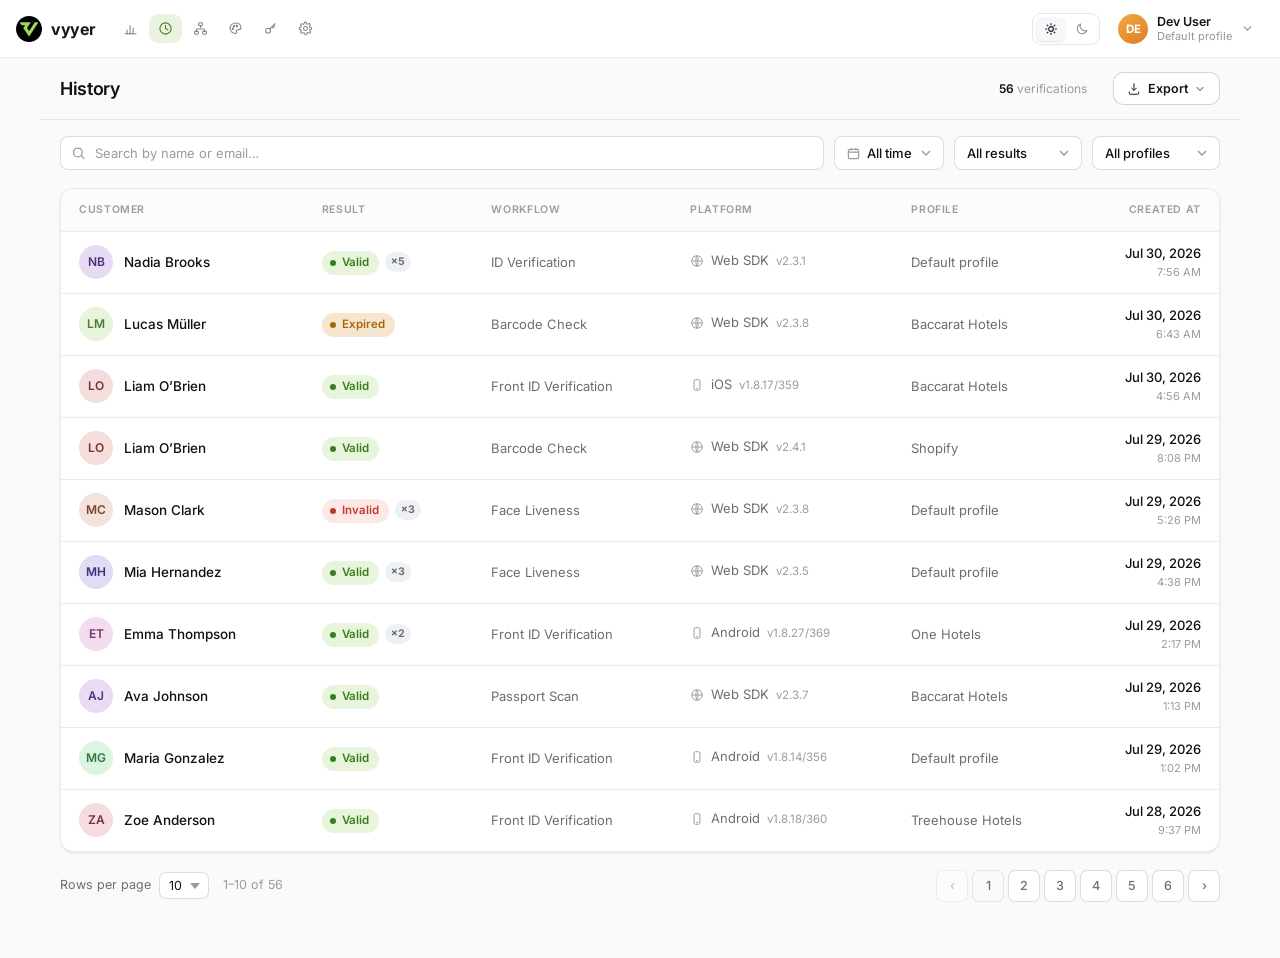
<file: history.html>
<!DOCTYPE html>
<html lang="en">
<head>
<meta charset="UTF-8">
<meta name="viewport" content="width=device-width, initial-scale=1.0">
<title>Vyyer — History</title>
<link rel="preconnect" href="https://fonts.googleapis.com">
<link rel="preconnect" href="https://fonts.gstatic.com" crossorigin>
<link href="https://fonts.googleapis.com/css2?family=Inter:wght@400;500;600&display=swap" rel="stylesheet">
<link rel="stylesheet" href="shell.css">
<!-- the stored dashboard theme is applied before paint, so the page never flashes the other one -->
<script>try{document.documentElement.dataset.theme=localStorage.getItem('vyyer.dashTheme')||'light'}catch(e){}</script>
<style>
*, *::before, *::after { box-sizing: border-box; margin: 0; padding: 0; }

:root {
  --bg: #f8fafc;
  --surface: #ffffff;
  --surface-2: #edf0f5;
  --border: rgba(0,0,0,0.08);
  --border-md: rgba(0,0,0,0.14);
  --text-primary: #111110;
  --text-secondary: #6f6e6b;
  --text-tertiary: #9d9c99;
  --accent: #C8FF00;
  --shadow-sm: 0 1px 3px rgba(0,0,0,0.06), 0 1px 2px rgba(0,0,0,0.04);
  --shadow-md: 0 4px 12px rgba(0,0,0,0.08);
  --shadow-lg: -8px 0 32px rgba(0,0,0,0.12);
  --radius-sm: 8px;
  --radius-md: 10px;
  --radius-lg: 14px;
  --font: 'Inter', system-ui, sans-serif;
  --focus: #007aff;
}

html, body { font-family: var(--font); background: var(--bg); color: var(--text-primary); font-size: 14px; line-height: 1.5; -webkit-font-smoothing: antialiased; }
body { min-height: 100vh; }


main { max-width: 1200px; margin: 0 auto; padding: 0 20px 56px; }

/* ── TOOLBAR ── */
.toolbar {
  position: sticky; top: var(--sh-h); z-index: 90;
  display: flex; align-items: center; gap: 12px;
  padding: 14px 20px; margin: 0 -20px 0;
  background: rgba(248,250,252,0.95); backdrop-filter: blur(8px);
  border-bottom: 1px solid var(--border);
}
.toolbar-title { font-size: 18px; font-weight: 600; letter-spacing: -0.02em; white-space: nowrap; }
.toolbar .record-count { margin-right: 14px; }
.toolbar-spacer { flex: 1; }
.record-count { font-size: 12px; color: var(--text-tertiary); white-space: nowrap; }
.record-count strong { color: var(--text-primary); font-weight: 600; }

/* ── FILTER BAR ── */
.filterbar { display: flex; align-items: center; gap: 10px; flex-wrap: wrap; padding: 16px 0 18px; }
.filter-row { display: contents; }          /* desktop: the filters sit in the bar itself */
.filter-toggle { display: none; }
.dp-custom { display: none; }
.search { position: relative; flex: 1 1 240px; min-width: 200px; }
.search > svg { position: absolute; left: 11px; top: 50%; transform: translateY(-50%); color: var(--text-tertiary); pointer-events: none; }
.search input {
  width: 100%; font-family: var(--font); font-size: 13px; color: var(--text-primary);
  background: var(--field-float); border: 1px solid var(--field-float-line); border-radius: var(--radius-sm);
  padding: 8px 12px 8px 34px; outline: none; transition: border-color .15s, box-shadow .15s;
}
.search input::placeholder { color: var(--text-tertiary); }
.search input:focus { border-color: #007aff; box-shadow: 0 0 0 3px rgba(0,122,255,0.12); }
.filter-select {
  font-family: var(--font); font-size: 13px; font-weight: 500; color: var(--text-primary);
  background: var(--field-float); border: 1px solid var(--field-float-line); border-radius: var(--radius-sm);
  padding: 8px 30px 8px 12px; cursor: pointer; appearance: none;
  background-image: url("data:image/svg+xml,%3Csvg xmlns='http://www.w3.org/2000/svg' width='10' height='6'%3E%3Cpath d='M0 0l5 6 5-6z' fill='%23999'/%3E%3C/svg%3E");
  background-repeat: no-repeat; background-position: right 11px center;
}
.filter-select:focus { outline: none; border-color: #007aff; }

/* ── DATE RANGE PICKER ── */
.date-field { position: relative; }
.date-trigger {
  display: flex; align-items: center; gap: 7px;
  font-family: var(--font); font-size: 13px; font-weight: 500;
  color: var(--text-primary); background: var(--field-float);
  border: 1px solid var(--field-float-line); border-radius: var(--radius-sm);
  padding: 8px 12px; cursor: pointer; transition: all .15s; white-space: nowrap;
}
.date-trigger:hover { border-color: var(--text-tertiary); }
.date-trigger.open { border-color: #007aff; box-shadow: 0 0 0 3px rgba(0,122,255,0.12); }
.date-trigger span { flex: 1; text-align: left; overflow: hidden; text-overflow: ellipsis; white-space: nowrap; }
.date-trigger .dt-cal { color: var(--text-tertiary); flex-shrink: 0; }
.date-trigger .dt-chev { color: var(--text-tertiary); margin-left: 2px; transition: transform .15s; }
.date-trigger.open .dt-chev { transform: rotate(180deg); }

.date-popover {
  position: absolute; top: calc(100% + 8px); left: 0; z-index: 200;
  background: var(--surface); border: 1px solid var(--border-md);
  border-radius: var(--radius-lg); box-shadow: var(--shadow-md);
  width: 620px; max-width: calc(100vw - 32px);
  opacity: 0; visibility: hidden; transform: translateY(-4px);
  transition: opacity .15s, transform .15s, visibility .15s;
}
.date-popover.open { opacity: 1; visibility: visible; transform: translateY(0); }
.dp-body { display: flex; }
.dp-presets { display: flex; flex-direction: column; gap: 2px; padding: 14px 12px; border-right: 1px solid var(--border); width: 140px; flex-shrink: 0; }
.dp-preset { text-align: left; font-family: var(--font); font-size: 12px; font-weight: 500; color: var(--text-secondary); background: none; border: none; border-radius: var(--radius-sm); padding: 7px 10px; cursor: pointer; transition: all .12s; }
.dp-preset:hover { background: var(--surface-2); color: var(--text-primary); }
.dp-preset.active { background: #007aff; color: #fff; font-weight: 600; }
.dp-main { flex: 1; padding: 14px 16px; min-width: 0; }
.dp-cals { display: flex; gap: 20px; }
.dp-cal { flex: 1; min-width: 0; }
.dp-cal-head { display: flex; align-items: center; justify-content: space-between; margin-bottom: 8px; height: 24px; }
.dp-cal-title { font-size: 12px; font-weight: 600; color: var(--text-primary); }
.dp-nav { background: none; border: none; cursor: pointer; color: var(--text-secondary); border-radius: 6px; width: 24px; height: 24px; display: flex; align-items: center; justify-content: center; transition: background .12s; }
.dp-nav:hover { background: var(--surface-2); color: var(--text-primary); }
.dp-nav:disabled { opacity: 0; pointer-events: none; }
.dp-weekdays { display: grid; grid-template-columns: repeat(7,1fr); margin-bottom: 4px; }
.dp-weekdays span { text-align: center; font-size: 10px; font-weight: 600; color: var(--text-tertiary); }
.dp-days { display: grid; grid-template-columns: repeat(7,1fr); gap: 0; }
.dp-day { position: relative; aspect-ratio: 1; border: none; background: none; font-family: var(--font); font-size: 12px; color: var(--text-primary); cursor: pointer; border-radius: 7px; display: flex; align-items: center; justify-content: center; transition: background .1s; }
.dp-day.blank { visibility: hidden; cursor: default; }
.dp-day:hover:not(.disabled):not(.endpoint) { background: var(--surface-2); }
.dp-day.disabled { color: var(--text-tertiary); opacity: .38; cursor: default; }
.dp-day.in-range { background: rgba(0,122,255,0.10); border-radius: 0; }
.dp-day.endpoint { background: #007aff; color: #fff; font-weight: 600; z-index: 1; }
.dp-day.range-start.not-single { border-radius: 7px 0 0 7px; }
.dp-day.range-end.not-single { border-radius: 0 7px 7px 0; }
.dp-day.today::after { content: ''; position: absolute; bottom: 4px; left: 50%; transform: translateX(-50%); width: 3px; height: 3px; border-radius: 50%; background: currentColor; }
.dp-day.endpoint.today::after { background: #fff; }
.dp-footer { display: flex; align-items: center; justify-content: space-between; gap: 12px; padding: 12px 16px; border-top: 1px solid var(--border); }
.dp-hint { font-size: 12px; font-weight: 500; color: var(--text-primary); }
.dp-actions { display: flex; gap: 8px; }
.dp-btn { font-family: var(--font); font-size: 12px; font-weight: 500; border-radius: var(--radius-sm); padding: 6px 14px; cursor: pointer; transition: all .12s; border: 1px solid var(--border-md); }
.dp-cancel { background: var(--surface); color: var(--text-secondary); }
.dp-cancel:hover { background: var(--surface-2); color: var(--text-primary); }
.dp-apply { background: #007aff; color: #fff; border-color: #007aff; font-weight: 600; }
.dp-apply:hover { background: #006ae0; }
@media (max-width: 760px) {
  /* Phone layout for the picker: the periods become a plain menu, with Custom
     range as the last row — tapping it swaps the menu for the calendar.
     (The breakpoint matches the one the filters collapse at; when these two
     disagreed, 681–760px got the desktop preset rail with no calendar.) */
  .date-popover { width: min(248px, calc(100vw - 32px)); }
  /* one month, at a size where a day is a comfortable tap target rather
     than a 100px block — the cells are square, so width sets height */
  .date-popover.custom { width: min(320px, calc(100vw - 32px)); }
  .dp-main { padding: 10px 12px 12px; }
  .dp-body { flex-direction: column; }
  .dp-presets { flex-direction: column; width: auto; border-right: none; gap: 1px; padding: 5px; }
  .dp-preset { text-align: left; font-size: 13px; padding: 8px 10px; border: 0; border-radius: 7px; }
  .dp-custom { display: flex; align-items: center; gap: 9px; width: 100%; border: 0;
    border-top: 1px solid var(--border); border-radius: 0; background: none; cursor: pointer;
    font-family: var(--font); font-size: 13px; font-weight: 600; color: var(--focus, #007aff);
    padding: 10px 14px; text-align: left; }
  .dp-custom svg { flex: 0 0 auto; }
  .dp-custom .sp { flex: 1; }
  .dp-custom .cv { transition: transform .15s; }
  .dp-custom:hover { background: var(--surface-2); }
  .dp-main { display: none; }
  .dp-footer { display: none; }                       /* nothing to confirm in a plain menu */
  .date-popover.custom .dp-footer { display: flex; }  /* the calendar still needs Apply */
  .date-popover.custom .dp-presets { display: none; }
  .date-popover.custom .dp-main { display: block; }
  .date-popover.custom .dp-custom { background: var(--surface-2); }
  .date-popover.custom .dp-custom .cv { transform: rotate(180deg); }
  .dp-cals .dp-cal:first-child { display: none; }
}

/* ── CUSTOM DROPDOWN ── */
.dd { position: relative; display: inline-flex; }
.dd-trigger { display: inline-flex; align-items: center; justify-content: space-between; gap: 10px; min-width: 128px; font-family: var(--font); font-size: 13px; font-weight: 500; color: var(--text-primary); background: var(--field-float); border: 1px solid var(--field-float-line); border-radius: var(--radius-sm); padding: 8px 12px; cursor: pointer; transition: border-color .15s, box-shadow .15s; white-space: nowrap; }
.dd-trigger:hover { border-color: var(--text-tertiary); }
.dd.open .dd-trigger { border-color: #007aff; box-shadow: 0 0 0 3px rgba(0,122,255,0.12); }
.dd-label { overflow: hidden; text-overflow: ellipsis; }
.dd-chev { color: var(--text-tertiary); flex-shrink: 0; transition: transform .15s; }
.dd.open .dd-chev { transform: rotate(180deg); }
.dd-menu { position: absolute; top: calc(100% + 6px); left: 0; z-index: 200; min-width: 100%; max-width: calc(100vw - 24px); background: var(--surface); border: 1px solid var(--border-md); border-radius: var(--radius-md); box-shadow: var(--shadow-md); padding: 5px; opacity: 0; visibility: hidden; transform: translateY(-4px); transition: opacity .14s, transform .14s, visibility .14s; }
.dd.open .dd-menu { opacity: 1; visibility: visible; transform: translateY(0); }
.dd-item { display: flex; align-items: center; gap: 9px; width: 100%; font-family: var(--font); font-size: 13px; font-weight: 500; color: var(--text-primary); background: none; border: none; border-radius: 7px; padding: 7px 9px; cursor: pointer; text-align: left; white-space: nowrap; transition: background .12s; }
.dd-item:hover { background: var(--surface-2); }
.dd-item-label { flex: 1; }
.dd-check { width: 15px; height: 15px; flex-shrink: 0; color: #007aff; display: flex; align-items: center; justify-content: center; }
.dd-box { width: 16px; height: 16px; flex-shrink: 0; border: 1.5px solid var(--border-md); border-radius: 5px; display: flex; align-items: center; justify-content: center; color: #fff; }
.dd-box.on { background: #007aff; border-color: #007aff; }
.btn-clear {
  font-family: var(--font); font-size: 13px; font-weight: 500; color: var(--text-secondary);
  background: none; border: 1px solid transparent; border-radius: var(--radius-sm);
  padding: 8px 12px; cursor: pointer; transition: all .15s; white-space: nowrap;
}
.btn-clear:hover { color: var(--text-primary); background: var(--surface-2); }
.btn-clear:disabled { display: none; }

/* ── TABLE (desktop) ── */
.hist-panel { background: var(--surface); border: 1px solid var(--border); border-radius: var(--radius-lg); box-shadow: var(--shadow-sm); overflow: hidden; }
.hist-table { width: 100%; border-collapse: collapse; }
.hist-table thead th {
  text-align: left; font-size: 10.5px; font-weight: 600; text-transform: uppercase; letter-spacing: 0.06em;
  color: var(--text-tertiary); padding: 13px 18px; border-bottom: 1px solid var(--border);
  background: #fbfcfd; white-space: nowrap;
}
.hist-table thead th.th-right { text-align: right; }
.hist-row { cursor: pointer; transition: background .12s; }
.hist-row:not(:last-child) td { border-bottom: 1px solid var(--border); }
.hist-row:hover { background: #fafcff; }
.hist-table td { padding: 12px 18px; vertical-align: middle; }
.col-muted { color: var(--text-secondary); font-size: 13px; white-space: nowrap; }
.col-date { text-align: right; white-space: nowrap; }
.d-date { display: block; font-size: 13px; font-weight: 500; color: var(--text-primary); }
.d-time { display: block; font-size: 11px; color: var(--text-tertiary); margin-top: 1px; }

/* Customer cell */
.cust { display: flex; align-items: center; gap: 11px; }
.avatar { width: 34px; height: 34px; border-radius: 50%; flex-shrink: 0; display: flex; align-items: center; justify-content: center; font-size: 12px; font-weight: 600; }
.cust-txt { min-width: 0; }
.cust-name { display: block; font-size: 13.5px; font-weight: 500; color: var(--text-primary); white-space: nowrap; overflow: hidden; text-overflow: ellipsis; }
.cust-email { display: block; font-size: 11.5px; color: var(--text-tertiary); white-space: nowrap; overflow: hidden; text-overflow: ellipsis; }

/* Result badge */
.result-badge { display: inline-flex; align-items: center; gap: 6px; font-size: 11.5px; font-weight: 600; padding: 3px 10px 3px 8px; border-radius: 100px; white-space: nowrap; }
.rb-dot { width: 6px; height: 6px; border-radius: 50%; flex-shrink: 0; background: currentColor; }
.attempt-chip { display: inline-flex; align-items: center; margin-left: 6px; padding: 2px 6px; border-radius: 20px;
  font-size: 10.5px; font-weight: 700; background: var(--surface-2); color: var(--text-secondary); vertical-align: middle;
  font-variant-numeric: tabular-nums; }
.rb-valid      { background: #e6f5db; color: #3a7d1e; }
.rb-invalid    { background: #fde8e8; color: #c0392b; }
.rb-expired    { background: #f6e6cf; color: #a5670f; }
.rb-underage   { background: #e3eefa; color: #2e6fb5; }
.rb-incomplete { background: #f1ede6; color: #7a6c55; }

/* Platform */
.platform { display: inline-flex; align-items: center; gap: 7px; font-size: 13px; color: var(--text-secondary); white-space: nowrap; }
.platform svg { color: var(--text-tertiary); flex-shrink: 0; }
.platform .ver { font-size: 11.5px; color: var(--text-tertiary); }

/* ── CARDS (mobile) ── */
.hist-cards { display: none; flex-direction: column; gap: 12px; }
.hist-card { background: var(--surface); border: 1px solid var(--border); border-radius: var(--radius-lg); box-shadow: var(--shadow-sm); padding: 15px 16px; cursor: pointer; transition: border-color .15s, transform .1s; }
.hist-card:active { transform: scale(0.995); }
.hc-top { display: flex; align-items: center; gap: 11px; }
.hc-id { min-width: 0; flex: 1; }
.hc-top .result-badge { flex-shrink: 0; }
.hc-meta { display: grid; grid-template-columns: 1fr 1fr; gap: 10px 14px; margin-top: 14px; padding-top: 13px; border-top: 1px solid var(--border); }
.hc-cell { min-width: 0; }
.hc-k { display: block; font-size: 10px; font-weight: 600; text-transform: uppercase; letter-spacing: 0.05em; color: var(--text-tertiary); margin-bottom: 2px; }
.hc-v { display: block; font-size: 12.5px; color: var(--text-primary); white-space: nowrap; overflow: hidden; text-overflow: ellipsis; }

/* Empty state */
.empty { display: none; flex-direction: column; align-items: center; text-align: center; padding: 64px 24px; color: var(--text-tertiary); }
.empty svg { color: var(--border-md); margin-bottom: 14px; }
.empty-title { font-size: 15px; font-weight: 600; color: var(--text-secondary); margin-bottom: 4px; }
.empty-sub { font-size: 13px; }

/* ── PAGINATION ── */
.pagination { display: flex; align-items: center; gap: 14px; flex-wrap: wrap; margin-top: 18px; }
.page-nav { margin-left: auto; }
.per-page { display: flex; align-items: center; gap: 8px; font-size: 12.5px; color: var(--text-secondary); }
.per-page select { font-family: var(--font); font-size: 12.5px; color: var(--text-primary); background: var(--field-float); border: 1px solid var(--field-float-line); border-radius: 7px; padding: 5px 24px 5px 9px; cursor: pointer; appearance: none; background-image: url("data:image/svg+xml,%3Csvg xmlns='http://www.w3.org/2000/svg' width='10' height='6'%3E%3Cpath d='M0 0l5 6 5-6z' fill='%23999'/%3E%3C/svg%3E"); background-repeat: no-repeat; background-position: right 8px center; }
.page-range { font-size: 12.5px; color: var(--text-tertiary); }
.page-nav { display: flex; align-items: center; gap: 4px; }
.page-btn { min-width: 32px; height: 32px; padding: 0 8px; font-family: var(--font); font-size: 12.5px; font-weight: 500; color: var(--text-secondary); background: var(--surface); border: 1px solid var(--border-md); border-radius: 7px; cursor: pointer; transition: all .12s; display: inline-flex; align-items: center; justify-content: center; }
.page-btn:hover:not(:disabled):not(.active) { background: var(--surface-2); color: var(--text-primary); }
.page-btn.active { background: var(--bg); color: var(--text-secondary); border-color: var(--border); cursor: default; }
.page-btn:disabled { opacity: 0.4; cursor: default; }
.page-btn.ellipsis { border: none; background: none; pointer-events: none; min-width: 20px; }

/* ── DETAIL DRAWER ── */
.drawer-overlay { position: fixed; inset: 0; background: rgba(0,0,0,0.35); z-index: 200; opacity: 0; visibility: hidden; transition: opacity .2s, visibility .2s; }
.drawer-overlay.open { opacity: 1; visibility: visible; }
.drawer { position: fixed; top: 0; right: 0; height: 100%; width: 420px; max-width: 92vw; background: var(--surface); z-index: 201; box-shadow: var(--shadow-lg); transform: translateX(100%); transition: transform .25s cubic-bezier(0.4,0,0.2,1); display: flex; flex-direction: column; }
.drawer.open { transform: translateX(0); }
.drawer-head { display: flex; align-items: flex-start; justify-content: space-between; gap: 12px; padding: 22px 24px 18px; border-bottom: 1px solid var(--border); }
.drawer-cust { display: flex; align-items: center; gap: 12px; min-width: 0; }
.drawer-cust .avatar { width: 44px; height: 44px; font-size: 15px; }
.drawer-name { font-size: 16px; font-weight: 600; letter-spacing: -0.01em; white-space: nowrap; overflow: hidden; text-overflow: ellipsis; }
.drawer-email { font-size: 12.5px; color: var(--text-tertiary); white-space: nowrap; overflow: hidden; text-overflow: ellipsis; }
.drawer-close { background: none; border: none; cursor: pointer; color: var(--text-tertiary); padding: 6px; border-radius: 7px; transition: all .15s; flex-shrink: 0; }
.drawer-close:hover { background: var(--surface-2); color: var(--text-primary); }
.drawer-body { padding: 20px 24px; overflow-y: auto; flex: 1; }
.drawer-result { display: flex; align-items: center; justify-content: space-between; gap: 12px; padding: 16px; border-radius: var(--radius-md); margin-bottom: 22px; }
.drawer-result .result-badge { font-size: 13px; padding: 5px 14px 5px 11px; }
.drawer-result-label { font-size: 11px; font-weight: 600; text-transform: uppercase; letter-spacing: 0.06em; color: var(--text-tertiary); }
.dfield { display: flex; align-items: flex-start; justify-content: space-between; gap: 16px; padding: 13px 0; border-bottom: 1px solid var(--border); }
.dfield:last-child { border-bottom: none; }
.dfield-k { font-size: 12.5px; color: var(--text-tertiary); flex-shrink: 0; }
.dfield-v { font-size: 13px; font-weight: 500; color: var(--text-primary); text-align: right; }
.drawer-foot { padding: 16px 24px; border-top: 1px solid var(--border); }
.btn-view { display: flex; align-items: center; justify-content: center; gap: 8px; width: 100%; font-family: var(--font); font-size: 13px; font-weight: 600; color: #111110; background: var(--accent); border: none; border-radius: var(--radius-sm); padding: 11px; cursor: pointer; transition: filter .15s; }
.btn-view:hover { filter: brightness(0.95); }


/* ── RESPONSIVE ── */
@media (max-width: 860px) {
  .hist-panel { display: none; }
  .hist-cards { display: flex; }
}
/* Below this the search and the three filters no longer share a line, so the
   filters fold behind a button and open as their own row underneath. */
@media (max-width: 760px) {
  .filterbar { gap: 8px; }
  .search { flex: 1 1 auto; min-width: 0; }
  .filter-toggle { display: inline-flex; align-items: stretch; flex: 0 0 auto;
    background: var(--field-float); border: 1px solid var(--field-float-line);
    border-radius: var(--radius-sm); overflow: hidden; }
  .filter-toggle:hover { border-color: var(--text-tertiary); }
  .filter-toggle.on { border-color: var(--field-focus); }
  .ft-main { display: inline-flex; align-items: center; gap: 7px; border: 0; background: none; cursor: pointer;
    font-family: var(--font); font-size: 13px; font-weight: 500; color: var(--text-primary); padding: 8px 12px; }
  .filter-toggle.on .ft-main { color: var(--field-focus); cursor: default; }
  /* with a filter on, the row stays open and the pill offers to clear it */
  .ft-clear { display: none; align-items: center; border: 0; border-left: 1px solid var(--field-float-line);
    background: none; cursor: pointer; color: var(--field-focus); padding: 0 9px; }
  .filter-toggle.on .ft-clear { display: inline-flex; }
  .ft-clear:hover { background: var(--surface-2); }
  .btn-clear { display: none; }   /* the pill's X replaces it here */
  /* source order puts the filters first; visual order is search, button, row */
  .search { order: 1; }
  .filter-toggle { order: 2; }
  .filter-row { order: 3; display: none; flex: 1 1 100%; gap: 8px; }
  .filter-row.show { display: flex; }
  .dd, .date-field { flex: 1 1 0; min-width: 0; }
  .dd-trigger, .date-trigger { width: 100%; min-width: 0; padding: 8px 10px; font-size: 12.5px; }
  .dd-trigger > span:first-child { overflow: hidden; text-overflow: ellipsis; white-space: nowrap; }
}
@media (max-width: 680px) {
  .toolbar { padding: 12px 16px; margin: 0 -20px; }
}

@media (max-width: 480px) {
  main { padding: 0 12px 40px; }
  .toolbar { margin: 0 -12px; padding: 12px; }
  .hc-meta { grid-template-columns: 1fr 1fr; }
  .pagination { justify-content: center; }
  .page-nav { margin-left: 0; }
  .per-page { display: none; }
}

/* ══ DARK MODE ═════════════════════════════════════════════════════════════
   The dashboard theme comes from the nav switcher and is stored per user.
   Overrides live in one layer so the light values above stay the source of
   truth and never have to be read in two places. */
[data-theme="dark"] {
  --bg: #0a0a0b;
  --surface: #121214;
  --surface-2: #1c1c20;
  --border: rgba(255,255,255,0.09);
  --border-md: rgba(255,255,255,0.18);
  --text-primary: rgba(255,255,255,0.95);
  --text-secondary: rgba(255,255,255,0.56);
  --text-tertiary: rgba(255,255,255,0.38);
  --shadow-sm: 0 1px 3px rgba(0,0,0,0.5);
  --shadow-md: 0 6px 18px rgba(0,0,0,0.55);
  --shadow-lg: -8px 0 32px rgba(0,0,0,0.6);
  --focus: #5AA9FF;
}
[data-theme="dark"] .toolbar { background: rgba(10,10,11,0.95); }
[data-theme="dark"] .search input:focus,
[data-theme="dark"] .filter-select:focus,
[data-theme="dark"] .date-trigger.open,
[data-theme="dark"] .dd.open .dd-trigger { border-color: var(--focus); box-shadow: 0 0 0 3px rgba(90,169,255,0.18); }
[data-theme="dark"] .dp-preset.active,
[data-theme="dark"] .dp-day.endpoint,
[data-theme="dark"] .dp-apply { background: var(--focus); border-color: var(--focus); color: #07131f; }
[data-theme="dark"] .dp-apply:hover { background: #7FBCFF; }
[data-theme="dark"] .dp-day.in-range { background: rgba(90,169,255,0.16); }
[data-theme="dark"] .dp-day.endpoint.today::after { background: #07131f; }
[data-theme="dark"] .dd-check { color: var(--focus); }
[data-theme="dark"] .dd-box.on { background: var(--focus); border-color: var(--focus); color: #fff; }
[data-theme="dark"] .hist-table thead th { background: #191920; }
[data-theme="dark"] .hist-row:hover { background: rgba(255,255,255,0.045); }
/* verdict badges: the light set is a tint of the hue, the dark set is the hue
   itself at low alpha with a light text — same meaning, readable background */
[data-theme="dark"] .attempt-chip { background: rgba(255,255,255,0.09); }
[data-theme="dark"] .rb-valid      { background: rgba(122,201,67,0.16);  color: #AEE07C; }
[data-theme="dark"] .rb-invalid    { background: rgba(228,78,78,0.17);   color: #F09191; }
[data-theme="dark"] .rb-expired    { background: rgba(214,138,44,0.16);  color: #E4A961; }
[data-theme="dark"] .rb-underage   { background: rgba(70,135,214,0.18);  color: #8FB9E8; }
[data-theme="dark"] .rb-incomplete { background: rgba(176,158,126,0.16); color: #C9B894; }
[data-theme="dark"] .drawer-overlay { background: rgba(0,0,0,0.6); }
</style>
</head>
<body>

<header class="sh-nav" data-tab="history"></header>

<main>
  <div class="toolbar">
    <h1 class="toolbar-title">History</h1>
    <div class="toolbar-spacer"></div>
    <div class="record-count" id="recordCount"></div>
    <div id="exportCtl"></div>
  </div>

  <div class="filterbar">
    <div class="search">
      <svg width="15" height="15" viewBox="0 0 24 24" fill="none" stroke="currentColor" stroke-width="2" stroke-linecap="round"><circle cx="11" cy="11" r="7"/><line x1="21" y1="21" x2="16.65" y2="16.65"/></svg>
      <input id="searchInput" type="text" placeholder="Search by name or email…" autocomplete="off">
    </div>
    <div class="filter-row" id="filterRow">
    <div class="date-field" id="dateField">
      <button type="button" class="date-trigger" id="dateTrigger" aria-haspopup="dialog" aria-expanded="false">
        <svg class="dt-cal" width="13" height="13" viewBox="0 0 14 14" fill="none" stroke="currentColor" stroke-width="1.3"><rect x="1.5" y="2.5" width="11" height="10" rx="1.5"/><path d="M1.5 5.5h11M4.5 1v2.5M9.5 1v2.5"/></svg>
        <span id="dateTriggerLabel">All time</span>
        <svg class="dt-chev" width="10" height="6" viewBox="0 0 10 6" fill="none" stroke="currentColor" stroke-width="1.4"><path d="M1 1l4 4 4-4"/></svg>
      </button>
      <div class="date-popover" id="datePopover" role="dialog" aria-label="Select date range">
        <div class="dp-body">
          <div class="dp-presets" id="dpPresets"></div>
          <button type="button" class="dp-custom" id="dpCustom">
            <svg width="13" height="13" viewBox="0 0 14 14" fill="none" stroke="currentColor" stroke-width="1.3"><rect x="1.5" y="2.5" width="11" height="10" rx="1.5"/><path d="M1.5 5.5h11M4.5 1v2.5M9.5 1v2.5"/></svg>
            Custom range<span class="sp"></span>
            <svg class="cv" width="11" height="7" viewBox="0 0 10 6" fill="none" stroke="currentColor" stroke-width="1.6"><path d="M1 1l4 4 4-4"/></svg>
          </button>
          <div class="dp-main"><div class="dp-cals" id="dpCals"></div></div>
        </div>
        <div class="dp-footer">
          <span class="dp-hint" id="dpHint"></span>
          <div class="dp-actions">
            <button type="button" class="dp-btn dp-cancel" id="dpCancel">Cancel</button>
            <button type="button" class="dp-btn dp-apply" id="dpApply">Apply</button>
          </div>
        </div>
      </div>
    </div>
    <div class="dd" id="resultDd"></div>
    <div class="dd" id="profileDd"></div>
    </div>
    <div class="filter-toggle" id="filterToggle">
      <button type="button" class="ft-main" id="filterToggleBtn" aria-expanded="false" aria-controls="filterRow">
        <svg width="15" height="15" viewBox="0 0 24 24" fill="none" stroke="currentColor" stroke-width="1.9" stroke-linecap="round" stroke-linejoin="round"><path d="M3.5 5.5h17M6.5 12h11M10 18.5h4"/></svg>
        Filters
      </button>
      <button type="button" class="ft-clear" id="filterClearBtn" hidden aria-label="Clear filters" title="Clear filters">
        <svg width="12" height="12" viewBox="0 0 24 24" fill="none" stroke="currentColor" stroke-width="2.4" stroke-linecap="round"><path d="M5 5l14 14M19 5L5 19"/></svg>
      </button>
    </div>
    <button id="clearBtn" class="btn-clear" disabled>Clear filters</button>
  </div>

  <!-- Desktop table -->
  <div class="hist-panel">
    <table class="hist-table">
      <thead>
        <tr>
          <th>Customer</th>
          <th>Result</th>
          <th>Workflow</th>
          <th>Platform</th>
          <th>Profile</th>
          <th class="th-right">Created at</th>
        </tr>
      </thead>
      <tbody id="tableBody"></tbody>
    </table>
  </div>

  <!-- Mobile cards -->
  <div class="hist-cards" id="cardsWrap"></div>

  <!-- Empty state -->
  <div class="empty" id="emptyState">
    <svg width="46" height="46" viewBox="0 0 24 24" fill="none" stroke="currentColor" stroke-width="1.5"><circle cx="11" cy="11" r="7"/><line x1="21" y1="21" x2="16.65" y2="16.65"/></svg>
    <div class="empty-title">No verifications found</div>
    <div class="empty-sub">Try adjusting your search or filters.</div>
  </div>

  <div class="pagination" id="pagination">
    <div class="per-page">Rows per page
      <select id="perPageSel"><option>10</option><option>25</option><option>50</option></select>
    </div>
    <div class="page-range" id="pageRange"></div>
    <div class="page-nav" id="pageNav"></div>
  </div>
</main>


<script>
/* ─── MOCK DATA ─── */
const NAMES = ['Jonathan Andrade Silva','Maria Gonzalez','James Chen','Aisha Patel','Liam O’Brien','Sofia Rossi','David Kim','Emma Thompson','Noah Williams','Olivia Martinez','Lucas Müller','Chloé Dubois','Ethan Nguyen','Isabella Santos','Mason Clark','Ava Johnson','Benjamin Lee','Mia Hernandez','Daniel Okafor','Zoe Anderson','Grace Park','Omar Haddad'];
const WORKFLOWS = ['Back ID Verification','Front ID Verification','ID + Selfie Match','Full KYC','Passport Scan','Face Liveness','Barcode Check'];
const PROFILES = ['Default profile','Treehouse Hotels','One Hotels','Baccarat Hotels','Shopify'];
const EMAIL_DOMAINS = ['gmail.com','icloud.com','outlook.com','proton.me'];
const PLATFORMS = [
  { key:'ios',     label:'iOS' },
  { key:'android', label:'Android' },
  { key:'web',     label:'Web SDK' }
];
// Weighted result pool (Valid most common)
const RESULT_POOL = ['Valid','Valid','Valid','Valid','Valid','Valid','Invalid','Invalid','Invalid','Invalid','Expired','Underage','Incomplete'];
const RESULT_KEY = { Valid:'valid', Invalid:'invalid', Expired:'expired', Underage:'underage', Incomplete:'incomplete' };
const MONTHS = ['Jan','Feb','Mar','Apr','May','Jun','Jul','Aug','Sep','Oct','Nov','Dec'];

/* deterministic PRNG so the demo is stable */
let seed = 987654321;
function rnd(){ seed = (seed * 1103515245 + 12345) & 0x7fffffff; return seed / 0x7fffffff; }
function pick(a){ return a[Math.floor(rnd() * a.length)]; }

const NOW = new Date(2026, 6, 30, 8, 5, 0); // "now" anchor
function emailFor(name){
  const parts = name.toLowerCase().normalize('NFD').replace(/[^\w\s]/g,'').split(/\s+/);
  return parts[0] + '.' + parts[parts.length-1] + '@' + pick(EMAIL_DOMAINS);
}
function versionFor(key){
  if(key === 'web') return 'v2.' + (2 + Math.floor(rnd()*3)) + '.' + Math.floor(rnd()*9);
  const build = 350 + Math.floor(rnd()*20);
  return 'v1.8.' + (build - 350 + 8) + '/' + build;
}

const HISTORY = [];
let t = NOW.getTime();
for(let i = 0; i < 55; i++){
  t -= (4 + Math.floor(rnd()*160)) * 60000;      // step back 4min–2.7h
  if(rnd() < 0.18) t -= Math.floor(rnd()*30) * 3600000; // occasional big gap
  const name = pick(NAMES);
  const plat = pick(PLATFORMS);
  HISTORY.push({
    id: 'VYR-' + (100000 + Math.floor(rnd()*899999)).toString(36).toUpperCase(),
    name,
    email: emailFor(name),
    result: pick(RESULT_POOL),
    workflow: pick(WORKFLOWS),
    platform: plat.key,
    platformLabel: plat.label,
    version: versionFor(plat.key),
    profile: pick(PROFILES),
    /* Most verifications pass first time. A few needed retries, and only those
       get an attempt switcher on the detail page. */
    attempts: (i < 10 && rnd() < 0.38) ? 2 + Math.floor(rnd()*3) : 1,
    maxAttempts: 5,
    ts: new Date(t)
  });
}

/* One fixed entry for the dev hand-off: its journey emits every event the
   widget can produce — the privacy notice, a declined then accepted consent, a
   help tap, the camera timing out, a document change, an abandon, a failed
   verdict and a pass — across four attempts. Kept at the top of the list so
   it is easy to find. */
HISTORY.unshift({
  id: 'VYR-ALLEV', name: 'Nadia Brooks', email: 'nadia.brooks@gmail.com',
  result: 'Valid', workflow: 'ID Verification',
  platform: 'web', platformLabel: 'Web SDK', version: 'v2.3.1',
  profile: 'Default profile', attempts: 5, maxAttempts: 5, demo: true,
  ts: new Date(NOW.getTime() - 9*60000)
});

/* ─── HELPERS ─── */
function initials(name){ const p = name.split(/\s+/); return ((p[0][0]||'') + (p[p.length-1][0]||'')).toUpperCase(); }
function avatarColors(name){ let h = 0; for(const c of name) h = (h*31 + c.charCodeAt(0)) % 360; return { bg:`hsl(${h} 52% 91%)`, fg:`hsl(${h} 42% 34%)` }; }
function fmtDate(d){ return MONTHS[d.getMonth()] + ' ' + d.getDate() + ', ' + d.getFullYear(); }
function fmtTime(d){ let h = d.getHours(); const ap = h < 12 ? 'AM' : 'PM'; h = h % 12; if(h===0) h = 12; return h + ':' + String(d.getMinutes()).padStart(2,'0') + ' ' + ap; }
function platIcon(key){
  if(key === 'web') return '<svg width="14" height="14" viewBox="0 0 24 24" fill="none" stroke="currentColor" stroke-width="1.7"><circle cx="12" cy="12" r="9"/><path d="M3 12h18M12 3c2.5 2.5 2.5 15 0 18M12 3c-2.5 2.5-2.5 15 0 18"/></svg>';
  return '<svg width="14" height="14" viewBox="0 0 24 24" fill="none" stroke="currentColor" stroke-width="1.7"><rect x="7" y="3" width="10" height="18" rx="2.4"/><line x1="10.5" y1="18" x2="13.5" y2="18"/></svg>';
}

/* ─── STATE ─── */

/* ══════════════════════════════════════
   DATE RANGE PICKER
   The same component as the dashboard's — same presets, same calendar, same
   apply/cancel contract. Anchored to NOW so the sample data stays in range.
══════════════════════════════════════ */
const TODAY = d0(NOW);
const WD = ['S','M','T','W','T','F','S'];
const CHEVL = '<svg width="14" height="14" viewBox="0 0 14 14" fill="none" stroke="currentColor" stroke-width="1.6"><path d="M8.5 3.5L5 7l3.5 3.5"/></svg>';
const CHEVR = '<svg width="14" height="14" viewBox="0 0 14 14" fill="none" stroke="currentColor" stroke-width="1.6"><path d="M5.5 3.5L9 7l-3.5 3.5"/></svg>';

function d0(d){ const x = new Date(d); x.setHours(0,0,0,0); return x; }
function sameDay(a,b){ return !!(a&&b) && a.getFullYear()===b.getFullYear() && a.getMonth()===b.getMonth() && a.getDate()===b.getDate(); }
function startOfMonth(d){ return new Date(d.getFullYear(), d.getMonth(), 1); }
function addMonths(d,n){ return new Date(d.getFullYear(), d.getMonth()+n, 1); }
function startOfWeek(d){ const x=d0(d); x.setDate(x.getDate()-x.getDay()); return x; }
function startOfQuarter(d){ return new Date(d.getFullYear(), Math.floor(d.getMonth()/3)*3, 1); }

const PRESETS = [
  { key:'day',     label:'Today',        range:()=>[TODAY, TODAY] },
  { key:'week',    label:'This week',    range:()=>[startOfWeek(TODAY), TODAY] },
  { key:'month',   label:'This month',   range:()=>[startOfMonth(TODAY), TODAY] },
  { key:'quarter', label:'This quarter', range:()=>[startOfQuarter(TODAY), TODAY] },
  { key:'year',    label:'This year',    range:()=>[new Date(TODAY.getFullYear(),0,1), TODAY] },
  { key:'all',     label:'All time',     range:()=>[new Date(2025,0,1), TODAY] }
];

let dpStart=null, dpEnd=null, dpActivePreset=null, dpMonths=[];

function presetRange(key){ const p=PRESETS.find(x=>x.key===key); return p ? p.range().map(d0) : null; }
function matchPreset(s,e){ for(const p of PRESETS){ const [ps,pe]=p.range(); if(sameDay(d0(ps),s)&&sameDay(d0(pe),e)) return p.key; } return null; }
function fmtMD(d){ return MONTHS[d.getMonth()]+' '+d.getDate(); }
function fmtMDY(d){ return MONTHS[d.getMonth()]+' '+d.getDate()+', '+d.getFullYear(); }
function labelForRange(s,e,preset){
  if(preset==='all') return 'All time';
  if(sameDay(s,e)) return fmtMDY(s);
  if(s.getFullYear()===e.getFullYear()) return fmtMD(s)+' – '+fmtMDY(e);
  return fmtMDY(s)+' – '+fmtMDY(e);
}

function renderPresets(){
  document.getElementById('dpPresets').innerHTML = PRESETS.map(p =>
    `<button type="button" class="dp-preset${p.key===dpActivePreset?' active':''}" data-preset="${p.key}">${p.label}</button>`
  ).join('');
}

function renderCals(){
  const rs = dpStart ? d0(dpStart) : null, re = dpEnd ? d0(dpEnd) : null;
  document.getElementById('dpCals').innerHTML = dpMonths.map((mDate, idx) => {
    const y=mDate.getFullYear(), m=mDate.getMonth();
    const firstDow = new Date(y,m,1).getDay();
    const dim = new Date(y,m+1,0).getDate();
    const canNext = !(y>TODAY.getFullYear() || (y===TODAY.getFullYear() && m>=TODAY.getMonth()));
    let cells='';
    for(let i=0;i<firstDow;i++) cells += '<button class="dp-day blank" tabindex="-1"></button>';
    for(let day=1; day<=dim; day++){
      const cur=new Date(y,m,day), c=d0(cur);
      const isFuture = c > TODAY;
      const inR   = rs&&re && c>=rs && c<=re;
      const isS   = rs && sameDay(cur,rs);
      const isE   = re && sameDay(cur,re);
      const single= rs&&re && sameDay(rs,re);
      let cls='dp-day';
      if(isFuture) cls+=' disabled';
      if(isS||isE){
        cls+=' endpoint';
        if(!single){ if(isS) cls+=' range-start not-single'; if(isE) cls+=' range-end not-single'; }
      } else if(inR){ cls+=' in-range'; }
      if(sameDay(cur,TODAY)) cls+=' today';
      cells += `<button type="button" class="${cls}" data-date="${y}-${m}-${day}"${isFuture?' disabled':''}>${day}</button>`;
    }
    return `<div class="dp-cal">
      <div class="dp-cal-head">
        <button type="button" class="dp-nav" data-nav="${idx}:-1" aria-label="Previous month">${CHEVL}</button>
        <span class="dp-cal-title">${MONTHS[m]} ${y}</span>
        <button type="button" class="dp-nav" data-nav="${idx}:1" aria-label="Next month"${canNext?'':' disabled'}>${CHEVR}</button>
      </div>
      <div class="dp-weekdays">${WD.map(w=>`<span>${w}</span>`).join('')}</div>
      <div class="dp-days">${cells}</div>
    </div>`;
  }).join('');
}

function updateRangeDisplay(){
  const hint = document.getElementById('dpHint');
  if(!dpStart){ hint.textContent = 'Select a date'; return; }
  const s = d0(dpStart), e = dpEnd ? d0(dpEnd) : s;
  hint.textContent = labelForRange(s, e, dpActivePreset);
}
function syncMonthsTo(anchor){ const end = startOfMonth(anchor || TODAY); dpMonths = [ addMonths(end,-1), end ]; }
function selectPreset(key){
  const r = presetRange(key); if(!r) return;
  dpStart=r[0]; dpEnd=r[1]; dpActivePreset=key;
  syncMonthsTo(dpEnd); renderPresets(); renderCals(); updateRangeDisplay();
}
function dayClick(y,m,day){
  const cur=new Date(y,m,day); if(d0(cur)>TODAY) return;
  if(!dpStart || (dpStart && dpEnd)){ dpStart=cur; dpEnd=null; }
  else if(d0(cur)<d0(dpStart)){ dpEnd=dpStart; dpStart=cur; }
  else { dpEnd=cur; }
  dpActivePreset = (dpStart && dpEnd) ? matchPreset(d0(dpStart), d0(dpEnd)) : null;
  renderPresets(); renderCals(); updateRangeDisplay();
}
function navMonth(i,delta){
  const nd = addMonths(dpMonths[i], delta);
  if(nd.getFullYear()>TODAY.getFullYear() || (nd.getFullYear()===TODAY.getFullYear() && nd.getMonth()>TODAY.getMonth())) return;
  dpMonths[i]=nd; renderCals();
}
/* An absolutely positioned menu widens the page even while hidden, which is
   what put a horizontal scrollbar on this screen. Every popover is pulled back
   inside the viewport here — on load, on resize, and when one opens. */
function clampPopovers(){
  const vw = document.documentElement.clientWidth;
  document.querySelectorAll('.dd-menu, .date-popover').forEach(p => {
    p.style.left = '0px';
    const over = p.getBoundingClientRect().right - (vw - 12);
    if(over > 0) p.style.left = (-over) + 'px';
  });
}
addEventListener('resize', clampPopovers);

function openPicker(){
  dpStart=state.date.start; dpEnd=state.date.end; dpActivePreset=state.date.preset;
  syncMonthsTo(dpEnd); renderPresets(); renderCals(); updateRangeDisplay();
  document.getElementById('dateTrigger').classList.add('open');
  document.getElementById('dateTrigger').setAttribute('aria-expanded','true');
  document.querySelectorAll('.dd.open').forEach(d=>d.classList.remove('open'));
  const pop = document.getElementById('datePopover');
  pop.classList.remove('custom');        /* always opens on the presets */
  pop.classList.add('open');
  clampPopovers();
}
function closePicker(){
  document.getElementById('dateTrigger').classList.remove('open');
  document.getElementById('dateTrigger').setAttribute('aria-expanded','false');
  document.getElementById('datePopover').classList.remove('open');
}
function setDateRange(s, e, preset){
  state.date = { start:s, end:e, preset:preset };
  document.getElementById('dateTriggerLabel').textContent = labelForRange(s, e, preset);
}
function applyRange(){
  if(!dpStart) return;
  const s=d0(dpStart), e=d0(dpEnd||dpStart);
  setDateRange(s, e, dpActivePreset);
  state.page = 1; render(); closePicker();
}
function resetDateRange(){ const [s,e] = presetRange('all'); setDateRange(s, e, 'all'); }

function initDatePicker(){
  resetDateRange();
  const pop = document.getElementById('datePopover');
  document.getElementById('dateTrigger').addEventListener('click', e => {
    e.stopPropagation();
    pop.classList.contains('open') ? closePicker() : openPicker();
  });
  pop.addEventListener('click', e => {
    e.stopPropagation();
    const preset = e.target.closest('[data-preset]');
    if(preset){
      selectPreset(preset.dataset.preset);
      /* in the compact menu there is no Apply button, so the choice commits now */
      if(matchMedia('(max-width: 760px)').matches && !pop.classList.contains('custom')) applyRange();
      return;
    }
    const nav = e.target.closest('[data-nav]'); if(nav){ const [i,dl]=nav.dataset.nav.split(':').map(Number); navMonth(i,dl); return; }
    const day = e.target.closest('[data-date]'); if(day && !day.disabled){ const [y,m,d]=day.dataset.date.split('-').map(Number); dayClick(y,m,d); }
  });
  document.getElementById('dpCustom').addEventListener('click', e => {
    e.stopPropagation();
    pop.classList.toggle('custom');
    clampPopovers();
  });
  document.getElementById('dpCancel').addEventListener('click', closePicker);
  document.getElementById('dpApply').addEventListener('click', applyRange);
  document.addEventListener('click', e => { if(pop.classList.contains('open') && !e.target.closest('#dateField')) closePicker(); });
  document.addEventListener('keydown', e => { if(e.key==='Escape' && pop.classList.contains('open')) closePicker(); });
}

let state = { search:'', date:null, result:[], profile:'all', page:1, perPage:10 };

function getFiltered(){
  let rows = HISTORY;
  const q = state.search.trim().toLowerCase();
  if(q) rows = rows.filter(r => r.name.toLowerCase().includes(q) || r.email.toLowerCase().includes(q));
  if(state.result.length) rows = rows.filter(r => state.result.includes(r.result));
  if(state.profile !== 'all') rows = rows.filter(r => r.profile === state.profile);
  if(state.date && state.date.preset !== 'all'){
    const from = state.date.start.getTime();
    const to   = state.date.end.getTime() + 86400000;   /* the end day, included */
    rows = rows.filter(r => r.ts.getTime() >= from && r.ts.getTime() < to);
  }
  return rows;
}

function resultBadge(result){
  return `<span class="result-badge rb-${RESULT_KEY[result]}"><span class="rb-dot"></span>${result}</span>`;
}

function render(){
  if(typeof syncFilterChrome === 'function') syncFilterChrome();
  const filtered = getFiltered();
  const total = filtered.length;
  const pages = Math.max(1, Math.ceil(total / state.perPage));
  if(state.page > pages) state.page = pages;
  const start = (state.page - 1) * state.perPage;
  const slice = filtered.slice(start, start + state.perPage);

  // Count + clear button
  document.getElementById('recordCount').innerHTML = `<strong>${total}</strong> verification${total===1?'':'s'}`;
  const dirty = state.search || (state.date && state.date.preset!=='all') || state.result.length>0 || state.profile!=='all';
  document.getElementById('clearBtn').disabled = !dirty;

  // Empty state
  const isEmpty = total === 0;
  document.getElementById('emptyState').style.display = isEmpty ? 'flex' : 'none';
  document.querySelector('.hist-panel').style.display = isEmpty ? 'none' : '';
  document.getElementById('cardsWrap').style.display = isEmpty ? 'none' : '';
  document.getElementById('pagination').style.display = isEmpty ? 'none' : '';

  // Table rows
  document.getElementById('tableBody').innerHTML = slice.map(r => {
    const c = avatarColors(r.name);
    return `<tr class="hist-row" data-id="${r.id}">
      <td>
        <div class="cust">
          <span class="avatar" style="background:${c.bg};color:${c.fg}">${initials(r.name)}</span>
          <div class="cust-txt"><span class="cust-name">${r.name}</span></div>
        </div>
      </td>
      <td>${resultBadge(r.result)}${r.attempts>1?`<span class="attempt-chip" title="${r.attempts} attempts">\u00d7${r.attempts}</span>`:''}</td>
      <td class="col-muted">${r.workflow}</td>
      <td><span class="platform">${platIcon(r.platform)}${r.platformLabel} <span class="ver">${r.version}</span></span></td>
      <td class="col-muted">${r.profile}</td>
      <td class="col-date"><span class="d-date">${fmtDate(r.ts)}</span><span class="d-time">${fmtTime(r.ts)}</span></td>
    </tr>`;
  }).join('');

  // Cards
  document.getElementById('cardsWrap').innerHTML = slice.map(r => {
    const c = avatarColors(r.name);
    return `<div class="hist-card" data-id="${r.id}">
      <div class="hc-top">
        <span class="avatar" style="background:${c.bg};color:${c.fg}">${initials(r.name)}</span>
        <div class="hc-id"><span class="cust-name">${r.name}</span></div>
        ${resultBadge(r.result)}${r.attempts>1?`<span class="attempt-chip">\u00d7${r.attempts}</span>`:''}
      </div>
      <div class="hc-meta">
        <div class="hc-cell"><span class="hc-k">Workflow</span><span class="hc-v">${r.workflow}</span></div>
        <div class="hc-cell"><span class="hc-k">Platform</span><span class="hc-v">${r.platformLabel} · ${r.version}</span></div>
        <div class="hc-cell"><span class="hc-k">Profile</span><span class="hc-v">${r.profile}</span></div>
        <div class="hc-cell"><span class="hc-k">Created</span><span class="hc-v">${fmtDate(r.ts)}, ${fmtTime(r.ts)}</span></div>
      </div>
    </div>`;
  }).join('');

  // Pagination range + nav
  document.getElementById('pageRange').textContent = total ? `${start+1}–${Math.min(start+state.perPage, total)} of ${total}` : '0 of 0';
  renderPageNav(pages);
}

function renderPageNav(pages){
  const cur = state.page;
  const btn = (label, page, opts={}) => `<button class="page-btn${opts.active?' active':''}${opts.ellipsis?' ellipsis':''}" ${opts.disabled?'disabled':''} data-page="${page}">${label}</button>`;
  let nums = [];
  if(pages <= 7){ for(let i=1;i<=pages;i++) nums.push(i); }
  else {
    nums = [1];
    let s = Math.max(2, cur-1), e = Math.min(pages-1, cur+1);
    if(s > 2) nums.push('…');
    for(let i=s;i<=e;i++) nums.push(i);
    if(e < pages-1) nums.push('…');
    nums.push(pages);
  }
  let html = btn('‹', cur-1, {disabled: cur===1});
  html += nums.map(n => n==='…' ? btn('…', 0, {ellipsis:true}) : btn(n, n, {active:n===cur})).join('');
  html += btn('›', cur+1, {disabled: cur===pages});
  document.getElementById('pageNav').innerHTML = html;
}

/* ─── EXPORT ─── */
function exportHistory(format){
  const rows = getFiltered().map(r => [
    r.name, r.result, r.attempts>1 ? r.attempts : 1, r.workflow,
    r.platformLabel + ' ' + r.version, r.profile, fmtDate(r.ts) + ' ' + fmtTime(r.ts),
  ]);
  VyyerShell.exportTable({
    format, rows,
    headers: ['Customer','Result','Attempts','Workflow','Platform','Profile','Created at'],
    title: 'Vyyer Verification History',
    subtitle: rows.length + (rows.length===1?' verification':' verifications'),
    filename: 'vyyer-history-' + new Date().toISOString().slice(0,10),
  });
}
addEventListener('load', ()=> VyyerShell.wireExport('exportCtl', exportHistory));

/* ─── OPEN FULL DETAIL PAGE ─── */
function openDetail(id){
  const r = HISTORY.find(x => x.id === id); if(!r) return;
  sessionStorage.setItem('vyyerDetailRecord', JSON.stringify(r));
  window.location.href = 'detail.html';
}

/* ─── CUSTOM DROPDOWN ─── */
const DD_CHECK = '<svg width="13" height="13" viewBox="0 0 14 14" fill="none" stroke="currentColor" stroke-width="2" stroke-linecap="round" stroke-linejoin="round"><path d="M2.5 7.5l3 3 6-6.5"/></svg>';
const DD_CHEV = '<svg class="dd-chev" width="10" height="6" viewBox="0 0 10 6" fill="none" stroke="currentColor" stroke-width="1.5"><path d="M1 1l4 4 4-4"/></svg>';
function createDropdown(el, cfg){
  const allValue = cfg.allValue || 'all';
  let selected = cfg.multi ? [] : allValue;
  el.classList.add('dd');
  el.innerHTML = '<button type="button" class="dd-trigger"><span class="dd-label"></span>'+DD_CHEV+'</button><div class="dd-menu" role="listbox"></div>';
  const trigger = el.querySelector('.dd-trigger'), labelEl = el.querySelector('.dd-label'), menu = el.querySelector('.dd-menu');
  function renderMenu(){
    menu.innerHTML = cfg.options.map(o=>{
      /* a multi-select row leads with its CHECKBOX, because that is the control;
         a single-select row trails a tick on the right, which is only a mark */
      let mark, box = cfg.multi && o.value!==allValue;
      if(box){
        const on = selected.includes(o.value);
        mark = '<span class="dd-box'+(on?' on':'')+'">'+(on?DD_CHECK:'')+'</span>';
      } else {
        const sel = cfg.multi ? (o.value===allValue && selected.length===0) : (selected===o.value);
        mark = '<span class="dd-check">'+(sel?DD_CHECK:'')+'</span>';
      }
      const label = '<span class="dd-item-label">'+o.label+'</span>';
      return '<button type="button" class="dd-item" data-value="'+o.value+'">'
        + (box ? mark+label : label+mark) + '</button>';
    }).join('');
  }
  function renderLabel(){
    if(cfg.multi){
      if(selected.length===0) labelEl.textContent = cfg.allLabel;
      else if(selected.length===1){ const o=cfg.options.find(x=>x.value===selected[0]); labelEl.textContent = o?o.label:cfg.allLabel; }
      else labelEl.textContent = selected.length+' '+(cfg.countNoun||'selected');
    } else { const o=cfg.options.find(x=>x.value===selected); labelEl.textContent = o?o.label:cfg.allLabel; }
  }
  trigger.addEventListener('click', function(e){
    e.stopPropagation();
    const isOpen = el.classList.contains('open');
    closeAllPopovers();
    if(!isOpen) el.classList.add('open');
  });
  menu.addEventListener('click', function(e){
    const item = e.target.closest('.dd-item'); if(!item) return;
    e.stopPropagation();
    const v = item.dataset.value;
    if(cfg.multi){
      if(v===allValue) selected = [];
      else { const i=selected.indexOf(v); if(i>=0) selected.splice(i,1); else selected.push(v); }
      renderMenu(); renderLabel(); cfg.onChange(selected.slice());
    } else { selected = v; renderMenu(); renderLabel(); el.classList.remove('open'); cfg.onChange(selected); }
  });
  renderMenu(); renderLabel();
  return {
    reset(){ selected = cfg.multi?[]:allValue; renderMenu(); renderLabel(); },
    set(v){ selected = cfg.multi ? (Array.isArray(v)?v.slice():[]) : v; renderMenu(); renderLabel(); }
  };
}
/* Only one of these can be open at a time — two overlapping panels is a mess,
   and the one behind is unreachable anyway. */
function closeAllPopovers(){
  document.querySelectorAll('.dd.open').forEach(d=>d.classList.remove('open'));
  if(typeof closePicker === 'function') closePicker();
}
document.addEventListener('click', e=>{ if(!e.target.closest('.dd')) document.querySelectorAll('.dd.open').forEach(d=>d.classList.remove('open')); });
document.addEventListener('keydown', e=>{ if(e.key==='Escape') closeAllPopovers(); });

/* ─── EVENTS ─── */
let searchTimer;
document.getElementById('searchInput').addEventListener('input', e => {
  clearTimeout(searchTimer);
  searchTimer = setTimeout(() => { state.search = e.target.value; state.page = 1; render(); }, 160);
});
initDatePicker();
const resultDropdown = createDropdown(document.getElementById('resultDd'), {
  multi:true, allLabel:'All results', countNoun:'results',
  options:[{value:'all',label:'All results'},{value:'Valid',label:'Valid'},{value:'Invalid',label:'Invalid'},{value:'Expired',label:'Expired'},{value:'Underage',label:'Underage'},{value:'Incomplete',label:'Incomplete'}],
  onChange: v => { state.result = v; state.page = 1; render(); }
});
const profileDropdown = createDropdown(document.getElementById('profileDd'), {
  allLabel:'All profiles',
  options:[{value:'all',label:'All profiles'},{value:'Default profile',label:'Default profile'},{value:'Treehouse Hotels',label:'Treehouse Hotels'},{value:'One Hotels',label:'One Hotels'},{value:'Baccarat Hotels',label:'Baccarat Hotels'},{value:'Shopify',label:'Shopify'}],
  onChange: v => { state.profile = v; state.page = 1; render(); }
});
clampPopovers();   /* every menu now exists */
const filterRow = document.getElementById('filterRow');
const filterToggle = document.getElementById('filterToggle');
const filterToggleBtn = document.getElementById('filterToggleBtn');
const filterClearBtn = document.getElementById('filterClearBtn');

const filtersActive = () => (state.date && state.date.preset !== 'all')
  || state.result.length > 0 || state.profile !== 'all';

filterToggleBtn.addEventListener('click', () => {
  if(filtersActive()) return;          /* something is filtering — the row stays put */
  const open = filterRow.classList.toggle('show');
  filterToggleBtn.setAttribute('aria-expanded', open ? 'true' : 'false');
  if(open) clampPopovers();
});
filterClearBtn.addEventListener('click', () => {
  clearFilters();
  filterRow.classList.add('show');     /* cleared, but still filtering — keep it open */
  filterToggleBtn.setAttribute('aria-expanded', 'true');
});

/* While a filter is applied the row can't be collapsed, and the pill offers to
   clear instead — a filter that is both on and out of sight is a trap. */
function syncFilterChrome(){
  const on = filtersActive();
  filterToggle.classList.toggle('on', on);
  filterClearBtn.hidden = !on;
  if(on){
    filterRow.classList.add('show');
    filterToggleBtn.setAttribute('aria-expanded', 'true');
  }
}

document.getElementById('perPageSel').addEventListener('change', e => { state.perPage = parseInt(e.target.value,10); state.page = 1; render(); });
function clearFilters(){
  state.search=''; state.result=[]; state.profile='all'; state.page=1;
  resetDateRange();
  document.getElementById('searchInput').value='';
  resultDropdown.reset(); profileDropdown.reset();
  render();
}
document.getElementById('clearBtn').addEventListener('click', clearFilters);

/* A metric on the dashboard links here with its own scope, so the list opens
   showing exactly the verifications that number counted. */
(function applyIncomingFilters(){
  const q = new URLSearchParams(location.search);
  if(![...q.keys()].length) return;
  const result = q.get('result'), profile = q.get('profile');
  const from = q.get('from'), to = q.get('to'), preset = q.get('preset');

  if(result){ state.result = [result]; resultDropdown.set(state.result); }
  if(profile && profile !== 'all'){ state.profile = profile; profileDropdown.set(profile); }
  if(from && to){
    const [fy,fm,fd] = from.split('-').map(Number), [ty,tm,td] = to.split('-').map(Number);
    setDateRange(new Date(fy, fm-1, fd), new Date(ty, tm-1, td), preset || null);
  }
  if(state.result.length || state.profile !== 'all' || (state.date && state.date.preset !== 'all')){
    filterRow.classList.add('show');
  }
  render();
})();
document.getElementById('pageNav').addEventListener('click', e => {
  const b = e.target.closest('.page-btn');
  if(!b || b.disabled || b.classList.contains('ellipsis') || b.classList.contains('active')) return;
  state.page = parseInt(b.dataset.page,10); render();
  window.scrollTo({ top: 0, behavior: 'smooth' });
});
document.body.addEventListener('click', e => {
  const row = e.target.closest('.hist-row, .hist-card');
  if(row){ openDetail(row.dataset.id); }
});

render();
</script>
<script src="shell.js"></script>
</body>
</html>
</file>
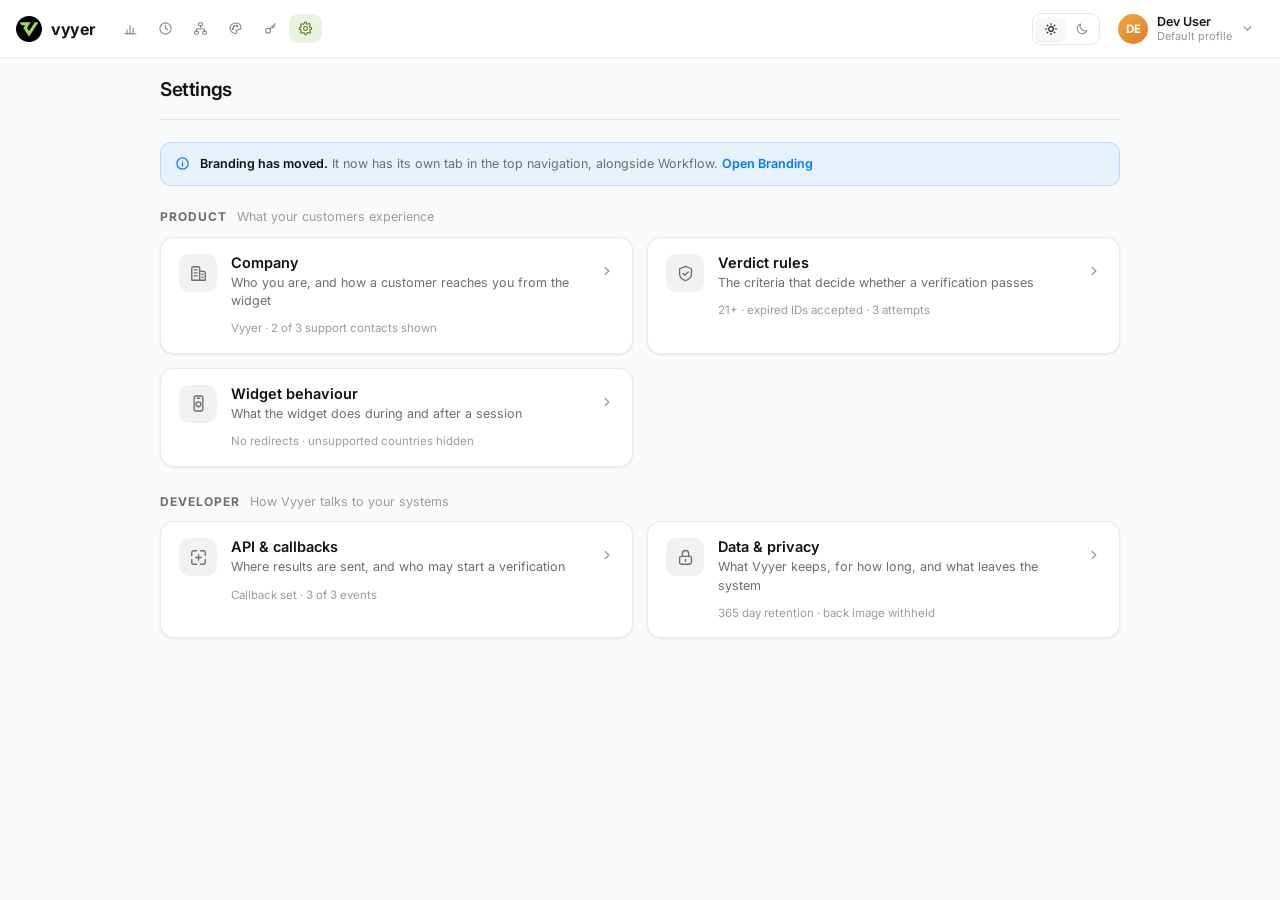
<file: settings.html>
<!DOCTYPE html>
<html lang="en">
<head>
<meta charset="UTF-8">
<meta name="viewport" content="width=device-width, initial-scale=1.0">
<title>Vyyer — Settings</title>
<link rel="preconnect" href="https://fonts.googleapis.com">
<link rel="preconnect" href="https://fonts.gstatic.com" crossorigin>
<link href="https://fonts.googleapis.com/css2?family=Inter:wght@400;500;600;700&display=swap" rel="stylesheet">
<link rel="stylesheet" href="shell.css">
<script>try{document.documentElement.dataset.theme=localStorage.getItem('vyyer.dashTheme')||'light'}catch(e){}</script>
<!--
  ============================================================================
  VYYER DASHBOARD — SETTINGS

  The live Settings page has five boxes, two of which don't work yet, and
  everything that has shipped since has been dropped into "Verdict settings"
  regardless of what it does. Callback URLs, camera preferences and PII
  retention are not verdict settings.

  What this redesign does:

  1. GROUPS BY WHAT THE SETTING DOES, not by when it was built. Six groups in
     two sections — what the product does for your customers, and what it does
     for your engineers.

  2. VERDICT SETTINGS MEANS VERDICTS AGAIN. Only the criteria that decide an
     outcome live there: age, expiry, blacklist, retries.

  3. DEPENDENCIES ARE EXPLAINED, as on Workflow. A field that needs another
     one says so instead of greying out in silence.

  Users and Billing are left out entirely until they do something.
  Branding has moved to its own tab in the top navigation.
  ============================================================================
-->
<style>
*, *::before, *::after { box-sizing: border-box; margin: 0; padding: 0; }

:root {
  --bg: #f8fafc;
  --surface: #ffffff;
  --surface-2: #edf0f5;
  --border: rgba(0,0,0,0.08);
  --border-md: rgba(0,0,0,0.14);
  --text-primary: #111110;
  --text-secondary: #6f6e6b;
  --text-tertiary: #9d9c99;
  --accent: #A0D959;
  --on-accent: #16240a;
  --ok: #3a7d1e;
  --info: #007aff;
  --warn: #c47a1a;
  --shadow-sm: 0 1px 3px rgba(0,0,0,0.06), 0 1px 2px rgba(0,0,0,0.04);
  --shadow-md: 0 4px 12px rgba(0,0,0,0.08);
  --radius-sm: 8px;
  --radius-md: 10px;
  --radius-lg: 14px;
  --font: 'Inter', system-ui, sans-serif;
}

html, body { font-family: var(--font); background: var(--bg); color: var(--text-primary); font-size: 14px; line-height: 1.5; -webkit-font-smoothing: antialiased; }
main { max-width: 1000px; margin: 0 auto; padding: 0 20px 72px; }

/* ── page header ── */
.toolbar {
  position: sticky; top: var(--sh-h); z-index: 20; background: rgba(248,250,252,0.95);
  backdrop-filter: blur(8px); display: flex; align-items: center; gap: 14px;
  padding: 18px 0 14px; border-bottom: 1px solid var(--border); margin-bottom: 22px;
}
.toolbar h1 { font-size: 19px; font-weight: 600; letter-spacing: -0.02em; }
.toolbar .sp { flex: 1; }

.btn { font-family: var(--font); font-size: 12.5px; font-weight: 600; color: var(--text-primary);
  background: var(--surface); border: 1px solid var(--border-md); border-radius: var(--radius-md);
  padding: 8px 14px; cursor: pointer; display: inline-flex; align-items: center; justify-content: center; gap: 7px; }
.btn:hover:not(:disabled) { border-color: var(--text-tertiary); }
.btn.primary { background: var(--accent); border-color: var(--accent); color: var(--on-accent); }
.btn:disabled { opacity: .4; cursor: not-allowed; }
.btn.primary.saved:disabled { opacity: 1; }
.btn svg { width: 14px; height: 14px; }
.spin { animation: spin .8s linear infinite; transform-origin: 50% 50%; }
@keyframes spin { to { transform: rotate(360deg); } }

.back { display: inline-flex; align-items: center; gap: 6px; font-size: 12.5px; font-weight: 500; color: var(--text-secondary);
  background: none; border: 0; font-family: var(--font); cursor: pointer; padding: 18px 0 2px; }
.back:hover { color: var(--text-primary); }
.back svg { width: 13px; height: 13px; }

/* ── section + card ── */
.sec { margin-bottom: 26px; }
.sec-head { display: flex; align-items: baseline; gap: 10px; margin-bottom: 10px; flex-wrap: wrap; }
.sec-head h2 { font-size: 12px; font-weight: 700; letter-spacing: .08em; text-transform: uppercase; color: var(--text-secondary); }
.sec-head p { font-size: 12.5px; color: var(--text-tertiary); }
.card { background: var(--surface); border: 1px solid var(--border); border-radius: var(--radius-lg); box-shadow: var(--shadow-sm); overflow: hidden; }

/* ── group cards on the home view ── */
.groups { display: grid; grid-template-columns: repeat(2, minmax(0, 1fr)); gap: 14px; }
.gcard { display: flex; align-items: flex-start; gap: 14px; text-align: left; width: 100%;
  background: var(--surface); border: 1px solid var(--border); border-radius: var(--radius-lg);
  box-shadow: var(--shadow-sm); padding: 16px 18px; cursor: pointer; font-family: var(--font); }
.gcard:hover { border-color: var(--border-md); }
.gcard-ic { width: 38px; height: 38px; flex: 0 0 auto; border-radius: 10px; display: grid; place-items: center;
  background: var(--chip); color: var(--text-secondary); }
.gcard-ic svg { width: 19px; height: 19px; }
.gcard-main { flex: 1; min-width: 0; }
.gcard-name, .gcard-desc, .gcard-sum { display: block; }
.gcard-name { font-size: 14.5px; font-weight: 600; color: var(--text-primary); }
.gcard-desc { font-size: 12.5px; color: var(--text-secondary); margin-top: 3px; line-height: 1.45; }
.gcard-sum { font-size: 11.5px; color: var(--text-tertiary); margin-top: 10px; line-height: 1.45; }
.gcard-arrow { color: var(--text-tertiary); flex: 0 0 auto; margin-top: 10px; }
.gcard-arrow svg { width: 14px; height: 14px; display: block; }
.gcard:hover .gcard-arrow { color: var(--text-secondary); }

.note { display: flex; gap: 10px; align-items: flex-start; padding: 12px 14px; border-radius: var(--radius-md);
  background: rgba(0,122,255,.07); border: 1px solid rgba(0,122,255,.18); font-size: 12.5px; color: var(--text-secondary); margin-bottom: 22px; }
.note svg { width: 15px; height: 15px; flex: 0 0 auto; color: var(--info); margin-top: 1px; }
.note b { color: var(--text-primary); font-weight: 600; }
.note a { color: var(--info); font-weight: 600; text-decoration: none; white-space: nowrap; }
.note a:hover { text-decoration: underline; }

/* ── a settings row: label + description on the left, control on the right.
      Same shape as a check row on Workflow, so the two pages read alike. ── */
.row { display: flex; align-items: flex-start; gap: 20px; padding: 14px 18px; border-bottom: 1px solid var(--border); }
.row:last-child { border-bottom: 0; }
.row-main { flex: 1; min-width: 0; }
.row-label { font-size: 13.5px; font-weight: 600; }
.row-desc { font-size: 12.5px; color: var(--text-secondary); margin-top: 2px; }
.row-why { font-size: 11.5px; color: var(--warn); margin-top: 5px; display: flex; align-items: center; gap: 5px; }
.row-why svg { width: 12px; height: 12px; flex: 0 0 auto; }
.row-ctl { flex: 0 0 auto; width: 260px; display: flex; justify-content: flex-end; }
.row-ctl.narrow { width: auto; }
.row.blocked .row-label, .row.blocked .row-desc { opacity: .55; }
.row-note { padding: 12px 18px; font-size: 12.5px; color: var(--text-secondary); background: var(--surface-2);
  border-bottom: 1px solid var(--border); display: flex; gap: 9px; align-items: flex-start; }
.row-note svg { width: 14px; height: 14px; flex: 0 0 auto; color: var(--info); margin-top: 2px; }

/* ── fields: sunken, because they sit inside a card ── */
.f { width: 100%; font-family: var(--font); font-size: 13.5px; color: var(--text-primary);
  background: var(--field); border: 1px solid var(--field-line); border-radius: var(--radius-md);
  padding: 9px 12px; outline: none; transition: border-color .15s, box-shadow .15s; }
.f::placeholder { color: var(--text-tertiary); }
.f:focus { border-color: var(--field-focus); box-shadow: 0 0 0 3px rgba(0,122,255,.12); }
.f:disabled { opacity: .45; cursor: not-allowed; }
textarea.f { resize: vertical; min-height: 68px; line-height: 1.5; }
.stack { display: flex; flex-direction: column; gap: 8px; width: 100%; }

/* ── switch ── */
.sw { -webkit-appearance: none; appearance: none; border: 0; padding: 0; cursor: pointer; background: none; flex: 0 0 auto; }
.sw .track { width: 38px; height: 22px; border-radius: 99px; background: var(--border-md); position: relative; transition: background .15s; display: block; }
.sw .track i { position: absolute; top: 2px; left: 2px; width: 18px; height: 18px; border-radius: 50%; background: #fff; transition: transform .15s; box-shadow: 0 1px 2px rgba(0,0,0,.25); }
.sw.on .track { background: var(--ok); }
.sw.on .track i { transform: translateX(16px); }
.sw:disabled { cursor: not-allowed; opacity: .45; }

/* ── custom dropdown — never a native select ── */
.dd { position: relative; width: 100%; }
.dd-trigger { display: flex; align-items: center; justify-content: space-between; gap: 10px; width: 100%;
  font-family: var(--font); font-size: 13.5px; font-weight: 500; color: var(--text-primary);
  background: var(--field); border: 1px solid var(--field-line); border-radius: var(--radius-md);
  padding: 9px 12px; cursor: pointer; transition: border-color .15s, box-shadow .15s; text-align: left; }
.dd-trigger span { overflow: hidden; text-overflow: ellipsis; white-space: nowrap; }
.dd-trigger svg { width: 13px; height: 13px; flex: 0 0 auto; color: var(--text-tertiary); transition: transform .15s; }
.dd.open .dd-trigger { border-color: var(--field-focus); box-shadow: 0 0 0 3px rgba(0,122,255,.12); }
.dd.open .dd-trigger svg { transform: rotate(180deg); }
.dd-trigger:disabled { opacity: .45; cursor: not-allowed; }
.dd-menu { position: absolute; top: calc(100% + 6px); left: 0; right: 0; z-index: 200;
  background: var(--surface); border: 1px solid var(--border-md); border-radius: var(--radius-md);
  box-shadow: var(--shadow-md); padding: 5px; max-height: 260px; overflow-y: auto;
  opacity: 0; visibility: hidden; transform: translateY(-4px); transition: opacity .14s, transform .14s, visibility .14s; }
.dd.open .dd-menu { opacity: 1; visibility: visible; transform: translateY(0); }
.dd-opt { display: flex; align-items: center; gap: 9px; width: 100%; text-align: left; border: 0; background: none;
  font-family: var(--font); font-size: 13px; color: var(--text-primary); padding: 8px 10px; border-radius: 7px; cursor: pointer; }
.dd-opt:hover { background: var(--surface-2); }
.dd-opt .tick { width: 14px; height: 14px; flex: 0 0 auto; color: var(--info); opacity: 0; margin-left: auto; }
.dd-opt.on .tick { opacity: 1; }
.dd-opt .box { width: 16px; height: 16px; flex: 0 0 auto; border: 1.5px solid var(--border-md); border-radius: 4px; display: grid; place-items: center; color: #fff; }
.dd-opt.on .box { background: var(--info); border-color: var(--info); }
.dd-opt .box svg { width: 10px; height: 10px; opacity: 0; }
.dd-opt.on .box svg { opacity: 1; }
.dd-opt .lbl { flex: 1; min-width: 0; }
.dd-opt .sub { display: block; font-size: 11.5px; color: var(--text-tertiary); font-weight: 400; }

/* ── domain list ── */
.tags { display: flex; flex-wrap: wrap; gap: 6px; }
.tag { display: inline-flex; align-items: center; gap: 6px; font-size: 12.5px; font-weight: 500;
  background: var(--chip); border: 1px solid var(--field-line); border-radius: 20px; padding: 4px 6px 4px 11px; }
.tag button { border: 0; background: none; cursor: pointer; color: var(--text-tertiary); display: grid; place-items: center; width: 18px; height: 18px; border-radius: 50%; }
.tag button:hover { color: #d63f3f; background: var(--surface); }
.tag svg { width: 11px; height: 11px; }

.suffix { display: flex; align-items: center; gap: 9px; width: 100%; }
.suffix .f { flex: 1; }
.suffix span { font-size: 12.5px; color: var(--text-tertiary); flex: 0 0 auto; }

@media (max-width: 760px) {
  .groups { grid-template-columns: 1fr; }
  .row { flex-direction: column; gap: 10px; }
  .row-ctl { width: 100%; justify-content: flex-start; }
}

/* ══ DARK MODE ═════════════════════════════════════════════════════════════ */
[data-theme="dark"] {
  --bg: #0a0a0b;
  --surface: #121214;
  --surface-2: #1c1c20;
  --border: rgba(255,255,255,0.09);
  --border-md: rgba(255,255,255,0.18);
  --text-primary: rgba(255,255,255,0.95);
  --text-secondary: rgba(255,255,255,0.56);
  --text-tertiary: rgba(255,255,255,0.38);
  --ok: #8CCB5C;
  --info: #5AA9FF;
  --warn: #E0A24E;
  --shadow-sm: 0 1px 3px rgba(0,0,0,0.5);
  --shadow-md: 0 6px 18px rgba(0,0,0,0.55);
}
[data-theme="dark"] .toolbar { background: rgba(10,10,11,0.95); }
[data-theme="dark"] .note { background: rgba(90,169,255,.09); border-color: rgba(90,169,255,.22); }
[data-theme="dark"] .sw .track i { background: #e9e9ec; }
[data-theme="dark"] .f:focus, [data-theme="dark"] .dd.open .dd-trigger { box-shadow: 0 0 0 3px rgba(90,169,255,.18); }
[data-theme="dark"] .tag button:hover { color: #F0756A; }
</style>
</head>
<body>

<header class="sh-nav" data-tab="settings"></header>

<main>
  <div id="homeView"></div>
  <div id="detailView" hidden></div>
</main>

<script>
/* ============================================================================
   1. THE SETTINGS
      Grouped by what each one does. `needs` names a field this one can't be
      used without, exactly as on Workflow, so nothing greys out unexplained.
   ============================================================================ */
const V = {
  /* company */
  companyName:'Vyyer', address1:'', address2:'', city:'', zip:'', website:'',
  supportEmail:'jason@vyyer.com',   supportEmailShow:true,
  supportPhone:'(555) 014-2200',    supportPhoneShow:false,
  supportSite:'https://help.vyyer.com', supportSiteShow:true,
  /* verdict rules */
  minAge:21, maxAttempts:'3', acceptExpired:true, expiryGrace:'3m', dmvBlacklist:false,
  /* widget behaviour */
  redirectDone:'', redirectCancel:'', docCamera:'', faceCamera:'', hideUnsupported:true,
  /* api + callbacks */
  allowWorkflowCreation:true, callbackUrl:'https://unifiedapi.vyyer.id/api/v2/callback',
  callbackAuth:'query', callbackKey:'', callbackValue:'',
  callbackEvents:['created','progress','done'],
  sendBackImage:false, restrictDomains:false, domains:['app.vyyer.com'],
  /* data + privacy */
  piiRetention:365, sessionLogging:false,
};

const ICONS = {
  company:'<path d="M3.5 20.5h10V5.2a1.7 1.7 0 00-1.7-1.7H5.2a1.7 1.7 0 00-1.7 1.7z"/><path d="M13.5 20.5h7V11a1.7 1.7 0 00-1.7-1.7h-5.3"/><path d="M6.6 7.5h3.8M6.6 11.3h3.8M6.6 15h3.8M16.4 13.2h1.4M16.4 16.6h1.4"/>',
  rules:'<path d="M12 3l7.5 3v6c0 4.4-3.1 7.6-7.5 9-4.4-1.4-7.5-4.6-7.5-9V6z"/><path d="M9 12l2.2 2.2L15.5 10"/>',
  widget:'<rect x="6.5" y="2.5" width="11" height="19" rx="2.4"/><path d="M10.4 5.4h3.2"/><circle cx="12" cy="13" r="3.1"/>',
  api:'<path d="M9.5 3.5H6A2.5 2.5 0 003.5 6v3.5"/><path d="M14.5 3.5H18A2.5 2.5 0 0120.5 6v3.5"/><path d="M20.5 14.5V18a2.5 2.5 0 01-2.5 2.5h-3.5"/><path d="M3.5 14.5V18A2.5 2.5 0 006 20.5h3.5"/><path d="M8.6 12h6.8M12 8.6v6.8"/>',
  privacy:'<rect x="4.5" y="10.5" width="15" height="10" rx="2.2"/><path d="M8 10.5V7.2a4 4 0 018 0v3.3"/><path d="M12 14.4v2.4"/>',
};

const GROUPS = [
  { id:'company', section:'Product', name:'Company', icon:'company',
    desc:'Who you are, and how a customer reaches you from the widget',
    summary:()=>{ const n=[V.supportEmailShow,V.supportPhoneShow,V.supportSiteShow].filter(Boolean).length;
      return (V.companyName || 'No company name') + ' · ' + n + ' of 3 support contacts shown'; },
    cards:[
      { name:'Company details', note:'', fields:[
        { id:'companyName', label:'Company name', desc:'Used wherever the widget says {Company}', type:'text' },
        { id:'address1', label:'Street address', type:'text', placeholder:'Street address' },
        { id:'address2', label:'Address line 2', type:'text', placeholder:'Apartment, suite, floor' },
        { id:'city',     label:'City and state', type:'text', placeholder:'City, State' },
        { id:'zip',      label:'ZIP code', type:'text', placeholder:'ZIP code' },
        { id:'website',  label:'Business website', type:'text', placeholder:'https://website.com' },
      ]},
      { name:'Customer support', note:'Shown to the customer when they tap Get Help during verification. Turn one off and it isn’t offered.', fields:[
        { id:'supportEmail', label:'Support email', type:'text', placeholder:'support@company.com', toggle:'supportEmailShow' },
        { id:'supportPhone', label:'Support phone', type:'phone', placeholder:'(555) 000-0000', toggle:'supportPhoneShow' },
        { id:'supportSite',  label:'Support website', type:'text', placeholder:'https://help.company.com', toggle:'supportSiteShow' },
      ]},
    ]},

  { id:'rules', section:'Product', name:'Verdict rules', icon:'rules',
    desc:'The criteria that decide whether a verification passes',
    summary:()=>(V.minAge + '+ · ' + (V.acceptExpired ? 'expired IDs accepted' : 'expired IDs rejected')
      + ' · ' + V.maxAttempts + ' attempts'),
    cards:[
      { name:'Acceptance criteria', note:'', fields:[
        { id:'minAge', label:'Minimum age', desc:'Checked against the date of birth on the document', type:'number', suffix:'years' },
        { id:'acceptExpired', label:'Accept expired IDs', desc:'Off means any expired document is turned away immediately', type:'toggle' },
        { id:'expiryGrace', label:'Accept expiry up to', desc:'How long past the expiry date a document is still accepted',
          type:'select', needs:'acceptExpired', options:[
          {v:'1m', l:'1 month'}, {v:'3m', l:'3 months'}, {v:'6m', l:'6 months'}, {v:'1y', l:'1 year'}, {v:'any', l:'Any age'}] },
        { id:'dmvBlacklist', label:'DMV blacklist', desc:'Reject documents flagged in the issuing state’s records', type:'toggle' },
      ]},
      { name:'Retries', note:'', fields:[
        { id:'maxAttempts', label:'Attempts allowed', desc:'How many times one customer may retry before the session is closed',
          type:'select', options:[{v:'1',l:'1'},{v:'2',l:'2'},{v:'3',l:'3'},{v:'4',l:'4'},{v:'5',l:'5'}] },
      ]},
    ]},


  { id:'widget', section:'Product', name:'Widget behaviour', icon:'widget',
    desc:'What the widget does during and after a session',
    summary:()=>((V.redirectDone || V.redirectCancel) ? 'Redirects set' : 'No redirects')
      + ' · ' + (V.hideUnsupported ? 'unsupported countries hidden' : 'all countries listed'),
    cards:[
      { name:'After the session', note:'', fields:[
        { id:'redirectDone',   label:'Redirect when done',      desc:'Where the customer lands once a verdict is reached', type:'text', placeholder:'https://…' },
        { id:'redirectCancel', label:'Redirect when cancelled',  desc:'Where they land if they back out part-way', type:'text', placeholder:'https://…' },
      ]},
      { name:'Capture', note:'', fields:[
        { id:'docCamera',  label:'Preferred document camera', desc:'Leave blank to let the device choose', type:'text', placeholder:'Name of camera' },
        { id:'faceCamera', label:'Preferred face camera',     desc:'Leave blank to let the device choose', type:'text', placeholder:'Name of camera' },
        { id:'hideUnsupported', label:'Hide unsupported countries',
          desc:'Show only the countries your workflow accepts on the country picker', type:'toggle' },
      ]},
    ]},

  { id:'api', section:'Developer', name:'API & callbacks', icon:'api',
    desc:'Where results are sent, and who may start a verification',
    summary:()=>(V.callbackUrl ? 'Callback set · ' + V.callbackEvents.length + ' of 3 events' : 'No callback')
      + (V.restrictDomains ? ' · ' + V.domains.length + ' domain' + (V.domains.length===1?'':'s') : ''),
    cards:[
      { name:'Callbacks', note:'', fields:[
        { id:'callbackUrl', label:'Callback URL', desc:'Vyyer posts verification events here', type:'text', placeholder:'https://…' },
        { id:'callbackEvents', label:'Send which events', desc:'Nothing is posted for events you leave off',
          type:'multiselect', needs:'callbackUrl', options:[
          {v:'created',  l:'Workflow created'},
          {v:'progress', l:'Workflow in progress'},
          {v:'done',     l:'Workflow done'}] },
        { id:'callbackAuth', label:'Authentication', desc:'How Vyyer identifies itself to your endpoint',
          type:'select', needs:'callbackUrl', options:[
          {v:'none',   l:'None',          sub:'No credential is sent'},
          {v:'query',  l:'Auth in query', sub:'Appended to the callback URL'},
          {v:'header', l:'Auth in header', sub:'Sent as a request header'}] },
        { id:'callbackKey',   label:'Auth key',   type:'text', needs:'callbackAuth', placeholder:'x-api-key' },
        { id:'callbackValue', label:'Auth value', type:'text', needs:'callbackAuth', placeholder:'••••••••' },
      ]},
      { name:'Access', note:'', fields:[
        { id:'allowWorkflowCreation', label:'Allow workflow creation', desc:'Lets your integration start a verification over the API', type:'toggle' },
        { id:'restrictDomains', label:'Restrict to listed domains', desc:'Off means the widget may be embedded anywhere', type:'toggle' },
        { id:'domains', label:'Allowed domains', desc:'The widget only loads on these', type:'tags', needs:'restrictDomains', placeholder:'app.company.com' },
      ]},
    ]},

  { id:'privacy', section:'Developer', name:'Data & privacy', icon:'privacy',
    desc:'What Vyyer keeps, for how long, and what leaves the system',
    summary:()=>fmt(V.piiRetention) + ' day retention · ' + (V.sendBackImage ? 'back image sent' : 'back image withheld'),
    cards:[
      { name:'Retention', note:'', fields:[
        { id:'piiRetention', label:'Keep personal data for', desc:'Images and extracted data are deleted after this many days', type:'number', suffix:'days' },
      ]},
      { name:'What leaves Vyyer', note:'', fields:[
        { id:'sendBackImage', label:'Send ID back image', desc:'Include the barcode side with the results sent to your callback', type:'toggle' },
        { id:'sessionLogging', label:'Advanced session logging', desc:'Keep a detailed per-step log for troubleshooting. Raises what is stored about each customer.', type:'toggle' },
      ]},
    ]},
];
const group = id => GROUPS.find(g => g.id === id);

/* ---------------------------------------------------------------------------
   2. FORMATTING — the house rules: phones as (XXX) XXX-XXXX, numbers with
   thousands separators, everywhere they're shown or typed.
   --------------------------------------------------------------------------- */
const fmt = n => String(n == null ? '' : n).replace(/\B(?=(\d{3})+(?!\d))/g, ',');
function fmtPhone(v){
  const d = String(v||'').replace(/\D/g, '').slice(0, 10);
  if(d.length <= 3) return d;
  if(d.length <= 6) return '(' + d.slice(0,3) + ') ' + d.slice(3);
  return '(' + d.slice(0,3) + ') ' + d.slice(3,6) + '-' + d.slice(6);
}
const fmtNum = v => fmt(String(v||'').replace(/\D/g, ''));

/* ---------------------------------------------------------------------------
   3. DEPENDENCIES — a field is available when what it needs has a value.
   --------------------------------------------------------------------------- */
function fieldOf(id){
  for(const g of GROUPS) for(const c of g.cards) for(const f of c.fields) if(f.id === id) return f;
  return null;
}
function has(id){
  /* a field that is itself unavailable can't satisfy anything downstream —
     with no Callback URL, Auth key is blocked even though Authentication
     still reads "Auth in query" */
  const f = fieldOf(id);
  if(f && f.needs && !has(f.needs)) return false;
  const v = V[id];
  if(typeof v === 'boolean') return v;
  if(Array.isArray(v)) return v.length > 0;
  if(id === 'callbackAuth') return v !== 'none';
  return !!String(v == null ? '' : v).trim();
}
function blockedBy(f){
  if(!f.needs) return null;
  if(has(f.needs)) return null;
  const parent = fieldOf(f.needs);
  const label = parent ? parent.label : f.needs;
  const tail = f.needs === 'callbackAuth' ? 'is set to None'
             : (parent && parent.type === 'toggle') ? 'is off' : 'is empty';
  return { label: label, tail: tail };
}

/* ---------------------------------------------------------------------------
   4. SAVE — same contract as Workflow and Branding.
   --------------------------------------------------------------------------- */
const designState = () => JSON.stringify(V);
let savedState = designState(), saving = false, savedFlash = false;
const isDirty = () => designState() !== savedState;
const SPIN = '<svg class="spin" viewBox="0 0 24 24" fill="none" stroke="currentColor" stroke-width="2.6" stroke-linecap="round"><path d="M12 3a9 9 0 11-9 9"/></svg>';
const TICK = '<svg viewBox="0 0 24 24" fill="none" stroke="currentColor" stroke-width="2.8" stroke-linecap="round" stroke-linejoin="round"><path d="M5 12.5l4.5 4.5L19 7"/></svg>';
function saveBtnHtml(){
  const label = saving ? SPIN + 'Saving…' : savedFlash ? TICK + 'Saved' : 'Save changes';
  return `<button class="btn primary${savedFlash ? ' saved' : ''}" id="saveBtn"
    ${saving || !isDirty() ? 'disabled' : ''} onclick="doSave()">${label}</button>`;
}
async function doSave(){
  if(saving || !isDirty()) return;
  saving = true; render();
  await new Promise(r => setTimeout(r, 900));
  savedState = designState();
  saving = false; savedFlash = true; render();
  setTimeout(() => { savedFlash = false; render(); }, 1600);
}

/* ---------------------------------------------------------------------------
   5. VIEWS
   --------------------------------------------------------------------------- */
let view = { page:'home', group:null, dd:null };
const esc = s => String(s == null ? '' : s).replace(/[&<>"]/g, c => ({'&':'&amp;','<':'&lt;','>':'&gt;','"':'&quot;'}[c]));
const icon = (d, w) => `<svg viewBox="0 0 24 24" fill="none" stroke="currentColor" stroke-width="${w||1.7}" stroke-linecap="round" stroke-linejoin="round">${d}</svg>`;
const CHEV = '<svg viewBox="0 0 24 24" fill="none" stroke="currentColor" stroke-width="2.4" stroke-linecap="round"><path d="M9 6l6 6-6 6"/></svg>';
const DOWN = '<svg viewBox="0 0 24 24" fill="none" stroke="currentColor" stroke-width="2.4" stroke-linecap="round"><path d="M6 9l6 6 6-6"/></svg>';
const CHECK = '<svg class="tick" viewBox="0 0 24 24" fill="none" stroke="currentColor" stroke-width="2.8" stroke-linecap="round" stroke-linejoin="round"><path d="M5 12.5l4.5 4.5L19 7"/></svg>';
const BOX = '<svg viewBox="0 0 24 24" fill="none" stroke="currentColor" stroke-width="3" stroke-linecap="round" stroke-linejoin="round"><path d="M5 12.5l4.5 4.5L19 7"/></svg>';

function renderHome(){
  const sections = [...new Set(GROUPS.map(g => g.section))];
  document.getElementById('homeView').innerHTML = `
    <div class="toolbar"><h1>Settings</h1><span class="sp"></span></div>
    <div class="note">${icon('<circle cx="12" cy="12" r="9"/><path d="M12 11v5M12 8v.01"/>', 1.9)}
      <div><b>Branding has moved.</b> It now has its own tab in the top navigation, alongside Workflow.
      <a href="branding.html">Open Branding</a></div></div>
    ${sections.map(sec => `
      <div class="sec">
        <div class="sec-head"><h2>${esc(sec)}</h2>
          <p>${sec === 'Product' ? 'What your customers experience' : 'How Vyyer talks to your systems'}</p></div>
        <div class="groups">${GROUPS.filter(g => g.section === sec).map(groupCard).join('')}</div>

      </div>`).join('')}`;
}

function groupCard(g){
  return `<button class="gcard" onclick="openGroup('${g.id}')">
    <span class="gcard-ic">${icon(ICONS[g.icon])}</span>
    <span class="gcard-main">
      <span class="gcard-name">${esc(g.name)}</span>
      <span class="gcard-desc">${esc(g.desc)}</span>
      <span class="gcard-sum">${esc(g.summary())}</span>
    </span>
    <span class="gcard-arrow">${CHEV}</span>
  </button>`;
}

function renderDetail(){
  const g = group(view.group);
  document.getElementById('detailView').innerHTML = `
    <button class="back" onclick="closeGroup()">${icon('<path d="M15 6l-6 6 6 6"/>', 2.2)} Back to settings</button>
    <div class="toolbar"><h1>${esc(g.name)}</h1><span class="sp"></span>${saveBtnHtml()}</div>
    ${g.cards.map(c => cardHtml(c)).join('')}`;
}

function cardHtml(c){
  return `<div class="sec">
    <div class="sec-head"><h2>${esc(c.name)}</h2></div>
    <div class="card">
      ${c.note ? `<div class="row-note">${icon('<circle cx="12" cy="12" r="9"/><path d="M12 11v5M12 8v.01"/>', 1.9)}<span>${esc(c.note)}</span></div>` : ''}
      ${c.fields.map(rowHtml).join('')}
    </div>
  </div>`;
}

function rowHtml(f){
  const why = blockedBy(f);
  return `<div class="row${why ? ' blocked' : ''}">
    <div class="row-main">
      <div class="row-label">${esc(f.label)}</div>
      ${f.desc ? `<div class="row-desc">${esc(f.desc)}</div>` : ''}
      ${why ? `<div class="row-why">${icon('<path d="M12 3l9.5 17H2.5z"/><path d="M12 10v4M12 17v.01"/>', 1.8)}<span>Needs <b style="font-weight:600">${esc(why.label)}</b>, which ${esc(why.tail)}</span></div>` : ''}
    </div>
    <div class="row-ctl${f.type === 'toggle' ? ' narrow' : ''}">${ctl(f, !!why)}</div>
  </div>`;
}

function ctl(f, off){
  const v = V[f.id], d = off ? 'disabled' : '';
  if(f.type === 'toggle')
    return `<button class="sw${v ? ' on' : ''}" ${d} role="switch" aria-checked="${!!v}"
      onclick="toggle('${f.id}')"><span class="track"><i></i></span></button>`;

  if(f.type === 'select' || f.type === 'multiselect') return dd(f, off);

  if(f.type === 'tags') return `<div class="stack">
      <div class="tags">${(v||[]).map((t, i) => `<span class="tag">${esc(t)}
        <button title="Remove" ${d} onclick="dropTag('${f.id}',${i})">${icon('<path d="M5 5l14 14M19 5L5 19"/>', 2.4)}</button></span>`).join('')}</div>
      <input class="f" type="text" ${d} placeholder="${esc(f.placeholder||'')}"
        onkeydown="if(event.key==='Enter'){addTag('${f.id}', this.value); this.value='';}">
    </div>`;

  if(f.type === 'textarea')
    return `<textarea class="f" ${d} placeholder="${esc(f.placeholder||'')}"
      oninput="setText('${f.id}', this.value)">${esc(v)}</textarea>`;

  if(f.type === 'number')
    return `<div class="suffix"><input class="f" type="text" inputmode="numeric" value="${esc(fmt(v))}" ${d}
      oninput="this.value=fmtNum(this.value); setNum('${f.id}', this.value)">
      ${f.suffix ? `<span>${esc(f.suffix)}</span>` : ''}</div>`;

  if(f.type === 'phone')
    return withToggle(f, `<input class="f" type="tel" value="${esc(v)}" ${d} placeholder="${esc(f.placeholder||'')}"
      oninput="this.value=fmtPhone(this.value); setText('${f.id}', this.value)">`);

  return withToggle(f, `<input class="f" type="text" value="${esc(v)}" ${d} placeholder="${esc(f.placeholder||'')}"
    oninput="setText('${f.id}', this.value)">`);
}

/* a support contact is one row: the value, and whether Get Help offers it */
function withToggle(f, input){
  if(!f.toggle) return input;
  const on = V[f.toggle];
  return `<div class="stack">${input}
    <label style="display:flex;align-items:center;gap:9px;font-size:12px;color:var(--text-secondary);cursor:pointer">
      <button class="sw${on ? ' on' : ''}" role="switch" aria-checked="${!!on}" onclick="toggle('${f.toggle}')"><span class="track"><i></i></span></button>
      Show in Get Help</label>
  </div>`;
}

function dd(f, off){
  const multi = f.type === 'multiselect';
  const v = V[f.id];
  const open = view.dd === f.id;
  let label;
  if(multi){
    const picked = f.options.filter(o => v.includes(o.v));
    label = picked.length === f.options.length ? 'All events'
          : picked.length ? picked.map(o => o.l).join(', ') : 'None';
  } else {
    const cur = f.options.find(o => o.v === v);
    label = cur ? cur.l : '—';
  }
  return `<div class="dd${open ? ' open' : ''}">
    <button class="dd-trigger" type="button" ${off ? 'disabled' : ''} onclick="toggleDD('${f.id}')">
      <span>${esc(label)}</span>${DOWN}</button>
    <div class="dd-menu">${f.options.map(o => `
      <button class="dd-opt${(multi ? v.includes(o.v) : v === o.v) ? ' on' : ''}" type="button"
        onclick="pick('${f.id}','${o.v}',${multi})">
        ${multi ? `<span class="box">${BOX}</span>` : ''}
        <span class="lbl">${esc(o.l)}${o.sub ? `<span class="sub">${esc(o.sub)}</span>` : ''}</span>
        ${multi ? '' : CHECK}</button>`).join('')}</div>
  </div>`;
}

/* ---------------------------------------------------------------------------
   6. ACTIONS
   Typing doesn't re-render — that would drop the caret on every keystroke —
   so a text edit only refreshes the Save button.
   --------------------------------------------------------------------------- */
function render(){
  const onDetail = view.page === 'detail';
  document.getElementById('homeView').hidden = onDetail;
  document.getElementById('detailView').hidden = !onDetail;
  onDetail ? renderDetail() : renderHome();
}
function syncSave(){ const b = document.getElementById('saveBtn'); if(b) b.outerHTML = saveBtnHtml(); }

function openGroup(id){ view.group = id; view.page = 'detail'; view.dd = null; render(); scrollTo(0, 0); }
function closeGroup(){ view.page = 'home'; view.group = null; view.dd = null; render(); scrollTo(0, 0); }

function setText(id, v){ V[id] = v; syncSave(); }
function setNum(id, v){ V[id] = parseInt(String(v).replace(/\D/g, ''), 10) || 0; syncSave(); }
function toggle(id){ V[id] = !V[id]; view.dd = null; render(); }
function toggleDD(id){ view.dd = view.dd === id ? null : id; render(); }
function pick(id, v, multi){
  if(multi){
    const list = V[id];
    V[id] = list.includes(v) ? list.filter(x => x !== v) : [...list, v];
  } else {
    V[id] = v; view.dd = null;
  }
  render();
}
function addTag(id, v){
  const t = String(v||'').trim().replace(/^https?:\/\//, '').replace(/\/.*$/, '');
  if(!t || V[id].includes(t)) return;
  V[id] = [...V[id], t]; render();
}
function dropTag(id, i){ V[id] = V[id].filter((_, n) => n !== i); render(); }

/* click anywhere else and an open menu closes */
document.addEventListener('click', e => {
  if(view.dd && !e.target.closest('.dd')) { view.dd = null; render(); }
}, true);

render();
</script>
<script src="shell.js"></script>
</body>
</html>
</file>
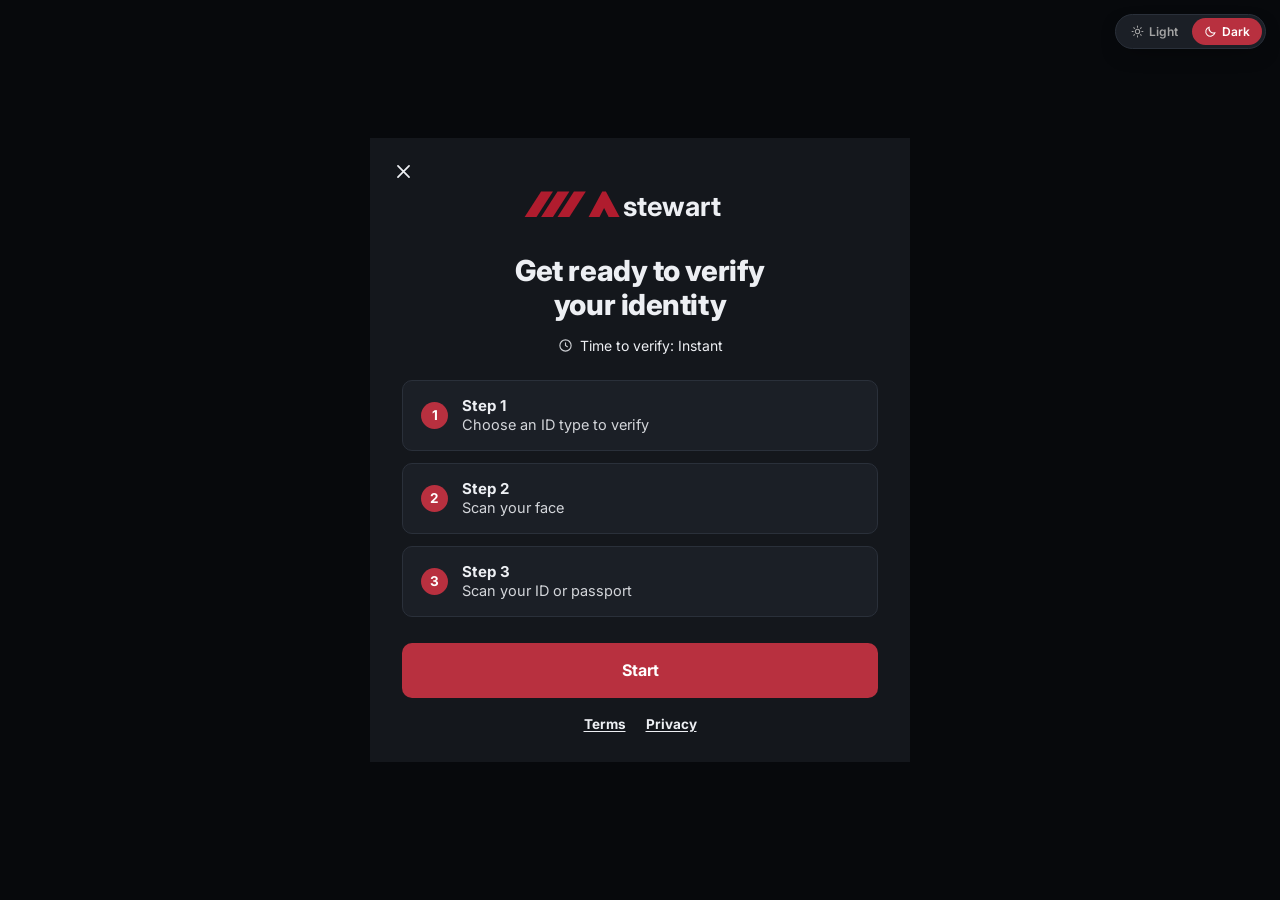
<file: vyyer-consent-dark.html>
<!doctype html>
<html lang="en">
<head>
<meta charset="utf-8">
<title>Vyyer — biometric consent (dark)</title>
<meta name="viewport" content="width=device-width, initial-scale=1, viewport-fit=cover">
<meta name="color-scheme" content="dark">
<link href="https://fonts.googleapis.com/css2?family=Inter:wght@400;500;600;700;800&display=swap" rel="stylesheet">

<!--
  ============================================================================
  VYYER WIDGET — BIOMETRIC CONSENT GATE (dark theme)
  One responsive implementation: bottom sheet under 560px, centred popover above.
  This file is the dark variant. The theme is device-dependent — there is
  no in-flow switcher — so ship the palette that matches prefers-color-scheme.
  The two files differ ONLY in the token block at the top of the stylesheet.

  CLICK THROUGH: Start -> consent -> Learn more / decline / agree. Refresh to reset.

  TO CONFIGURE (see CONFIG at the bottom of this file):
    merchant        the relying party's name (data controller)
    processor       the entity performing the check (data processor)
    faceRetention   biometric destruction term   <-- LEGAL MUST SUPPLY
    idRetention     ID-data retention term       <-- LEGAL MUST SUPPLY
    brand colours   --brand / --brand-2 / --on-brand below
    logo            replace the inline SVG marked LOGO

  COMPLIANCE NOTES — please do not "simplify" these away (740 ILCS 14/15):
    1. The gate must render BEFORE the camera is requested. Do not ask for
       getUserMedia until consent is recorded.
    2. The release checkbox is consent to BIOMETRIC collection only. Never merge
       it with Terms/Privacy acceptance, and never pre-check it.
    3. Purpose and retention term must stay ON this screen. Moving them behind
       "Learn more" alone does not satisfy 15(b)(2).
    4. Record the consent with a UTC timestamp and the notice version, and keep
       "I don't consent" working — consent must be refusable.
    5. The release unlocks only after the notice has been scrolled through. It
       auto-unlocks when nothing overflows, so short screens are unaffected.
  ============================================================================
-->

<style>
  *{box-sizing:border-box}

  :root{
    /* ---- DARK THEME ---- */
    --brand:#B8303F; --brand-2:#D0434F; --on-brand:#FFFFFF;
    --page:#07090C;            /* host page behind the widget */
    --panel:#14171C;           /* start-screen surface */
    --card:#1B1F26;            /* popover surface */
    --card-rgb:27,31,38;       /* same colour, for the scroll fade */
    --sunken:#22262E;          /* release row */
    --line:#2A303A; --line-2:#333B47;
    --ink:#EDEFF3; --secondary:#A4A4A4;
    --scrim:rgba(4,6,10,.55);
    --shadow:0 24px 60px -24px rgba(0,0,0,.7);
    --r:10px;
  }

  html,body{height:100%}
  body{
    margin:0; background:var(--page); color:var(--ink);
    font-family:'Inter',-apple-system,BlinkMacSystemFont,'Segoe UI',sans-serif; -webkit-font-smoothing:antialiased;
  }
  [hidden]{display:none!important}

  /* ===========================================================
     START SCREEN — shown here so the popover has context.
     In the web widget this layer is the merchant's own page.
     =========================================================== */
  .stage{min-height:100vh; min-height:100dvh; display:flex; align-items:center; justify-content:center}
  .panel{
    background:var(--panel); width:540px; max-width:100%; align-self:center;
    padding:34px 32px 30px; position:relative;
    display:flex; flex-direction:column; align-items:center; text-align:center;
  }
  .close{
    position:absolute; top:16px; left:16px; width:34px; height:34px; border:0; border-radius:8px;
    background:transparent; color:var(--ink); cursor:pointer; display:grid; place-items:center;
  }
  .close svg{width:19px;height:19px}
  .logo{height:42px; margin:14px 0 26px}
  .logo svg{height:100%; width:auto; display:block}
  .h1{font-size:25px; font-weight:800; line-height:1.18; letter-spacing:-.015em; margin:0 0 14px; max-width:20ch; text-wrap:balance}
  .meta{display:inline-flex; align-items:center; gap:7px; font-size:14px; margin:0 0 26px}
  .meta svg{width:15px;height:15px;opacity:.85}
  .steps{width:100%; display:flex; flex-direction:column; gap:12px; margin-bottom:26px}
  .step{
    background:var(--card); border:1px solid var(--line); border-radius:var(--r);
    padding:15px 18px; display:flex; align-items:center; gap:14px; text-align:left;
  }
  .badge{
    flex:0 0 auto; width:27px; height:27px; border-radius:50%; background:var(--brand); color:var(--on-brand);
    display:grid; place-items:center; font-size:13.5px; font-weight:700;
  }
  .step b{display:block; font-size:15px; font-weight:700; line-height:1.3}
  .step > div > span{display:block; font-size:14.5px; opacity:.88; line-height:1.35}
  .legal{margin-top:18px; display:flex; gap:20px; font-size:13.5px; font-weight:700}
  .legal a{color:var(--ink); text-decoration:underline; text-underline-offset:2px}

  /* ===========================================================
     SHARED BUTTON — 48px / 16px, 55px / 18px on large phones up
     =========================================================== */
  .cta{
    width:100%; height:48px; border:0; border-radius:var(--r);
    background:var(--brand); color:var(--on-brand);
    font:700 14px 'Inter',-apple-system,BlinkMacSystemFont,'Segoe UI',sans-serif; padding:0 20px; cursor:pointer;
    display:inline-flex; align-items:center; justify-content:center;
  }
  .cta:hover{background:var(--brand-2)}
  .cta:disabled{opacity:.42; cursor:not-allowed; background:var(--brand)}
  @media (min-width:430px){ .cta{height:55px; font-size:16px} }

  /* ===========================================================
     CONSENT POPOVER
     mobile: bottom sheet    /    >=560px: centred popover
     =========================================================== */
  .scrim{
    position:fixed; inset:0; z-index:40; background:var(--scrim);
    -webkit-backdrop-filter:blur(22px) saturate(140%);
            backdrop-filter:blur(22px) saturate(140%);
    display:flex; align-items:flex-end; justify-content:center;
  }
  .sheet{
    position:relative; width:100%; background:var(--card); border:1px solid var(--line);
    border-left:0; border-right:0; border-bottom:0; border-radius:18px 18px 0 0;
    box-shadow:var(--shadow); display:flex; flex-direction:column; overflow:hidden;
    max-height:93vh; max-height:93dvh; min-height:0;
  }

  .sheet header{padding:24px 18px; text-align:center; flex:0 0 auto; position:relative}
  .sheetlogo{height:24px; margin:0 auto 16px}
  .sheetlogo svg{height:100%; width:auto; display:block; margin:0 auto}
  .sheet header h2{padding:0 26px; margin:0 0 5px; font-size:18px; font-weight:800; letter-spacing:-.012em; line-height:1.25; text-wrap:balance}
  .sheet header p{margin:0; font-size:12px; color:var(--secondary); line-height:1.45}
  .sheetclose{
    position:absolute; top:12px; right:12px; width:32px; height:32px; border:0; background:transparent;
    color:var(--secondary); border-radius:8px; cursor:pointer; display:grid; place-items:center;
  }
  .sheetclose:hover{background:var(--sunken); color:var(--ink)}
  .sheetclose svg{width:16px; height:16px}
  .back{
    position:absolute; top:14px; left:12px; width:30px; height:30px; border:0; background:transparent;
    color:var(--secondary); border-radius:8px; cursor:pointer; display:grid; place-items:center;
  }
  .back svg{width:17px;height:17px}

  .body{flex:1 1 auto; min-height:0; overflow:auto; padding:0 18px 4px; -webkit-overflow-scrolling:touch}

  .grp{padding:16px 0 11px; border-top:1px solid var(--line)}
  .grp:first-child{border-top:0; padding-top:6px}
  /* the consent sheet runs tighter than the long-form notice, which keeps the
     roomier rhythm above */
  #consentBody .grp{padding:8px 0}
  .grp h3{margin:0 0 8px; font-size:12px; font-weight:800; letter-spacing:.1em; text-transform:uppercase; color:var(--brand)}
  .grp ul{margin:0; padding:0; list-style:none; display:flex; flex-direction:column; gap:9px}
  .grp li{display:flex; gap:9px; align-items:flex-start; font-size:13px; line-height:1.45}
  .grp li .ic{flex:0 0 auto; width:17px; height:17px; margin-top:1px; color:var(--brand)}
  .grp li .ic svg{width:17px;height:17px;display:block}
  /* bullet list */
  .collect{margin:0; padding:0 0 18px 20px; list-style:disc}
  .collect li{font-size:14px; line-height:1.5; margin-bottom:8px}
  .collect li:last-child{margin-bottom:0}
  .collect li::marker{color:var(--secondary)}

  .term{font-size:14px; line-height:1.55}
  .term b{font-weight:600}
  .more{
    display:inline-flex; align-items:center; gap:4px; vertical-align:baseline; margin-left:3px;
    font:600 14px 'Inter',-apple-system,BlinkMacSystemFont,'Segoe UI',sans-serif;
    color:var(--ink); background:transparent; border:0; padding:0; cursor:pointer;
    text-decoration:underline; text-underline-offset:2px; white-space:nowrap;
  }
  .more svg{width:12px; height:12px}

  /* pinned footer — content melts under it only when it can scroll */
  .foot{
    flex:0 0 auto; position:relative; background:var(--card);
    padding:4px 18px 16px; padding-bottom:calc(16px + env(safe-area-inset-bottom));
  }
  .foot.scrollable::before{
    content:''; position:absolute; bottom:100%; left:0; right:0; height:30px; pointer-events:none;
    background:linear-gradient(to bottom, rgba(var(--card-rgb),0) 0%, rgba(var(--card-rgb),.6) 45%, rgba(var(--card-rgb),1) 100%);
  }

  /* scroll affordance — hidden as soon as the notice has been read */
  .cue{
    width:100%; display:flex; align-items:center; justify-content:center; gap:5px;
    background:transparent; color:var(--brand); border:0; margin:0 0 4px;
    font:700 11.5px 'Inter',-apple-system,BlinkMacSystemFont,'Segoe UI',sans-serif; padding:7px 12px; cursor:pointer;
  }
  .cue svg{width:13px;height:13px; animation:nudge 1.6s ease-in-out infinite}
  @keyframes nudge{0%,100%{transform:translateY(0)}50%{transform:translateY(2px)}}
  @media (prefers-reduced-motion:reduce){.cue svg{animation:none}}
  .cue.done{display:none}

  /* the written release — biometrics only, never bundled with Terms */
  .release{
    display:flex; gap:9px; align-items:flex-start; text-align:left; cursor:pointer;
    background:var(--sunken); border:1px solid var(--line); border-radius:10px;
    padding:10px 11px; margin:0 0 16px;
    transition:border-color .15s ease, background .15s ease;
  }
  .release:hover{border-color:var(--line-2)}
  .release.locked{opacity:.5; pointer-events:none}
  .release.checked{border-color:var(--brand); background:color-mix(in srgb, var(--brand) 7%, var(--card))}
  .release input{position:absolute; opacity:0; width:0; height:0}
  .box{
    flex:0 0 auto; width:18px; height:18px; border:1.8px solid var(--line-2); border-radius:5px;
    background:var(--card); display:grid; place-items:center; margin-top:1px; transition:all .15s ease;
  }
  .release.checked .box{background:var(--brand); border-color:var(--brand)}
  .box svg{width:11px; height:11px; color:var(--on-brand); opacity:0; transition:opacity .12s ease}
  .release.checked .box svg{opacity:1}
  .release .txt{font-size:14px; line-height:1.45}
  .release .txt b{font-weight:600}

  .decline{
    width:100%; margin-top:8px; border:0; background:transparent; color:var(--secondary); cursor:pointer;
    font:600 14px 'Inter',-apple-system,BlinkMacSystemFont,'Segoe UI',sans-serif; text-decoration:underline; text-underline-offset:2px; padding:4px;
  }
  .decline:hover{color:var(--ink)}
  @media (min-width:430px){ .decline{font-size:16px} }

  /* long-form notice */
  .notice h4{margin:15px 0 5px; font-size:14px; font-weight:800}
  .notice p{margin:0 0 8px; font-size:14px; line-height:1.55}
  .notice p.m{color:var(--secondary)}

  /* declined */
  .declined{text-align:center; padding:0 18px 4px}
  .declined p{padding-bottom:4px}
  .sheet header .mark{
    width:46px; height:46px; border-radius:50%; margin:0 auto 14px; display:grid; place-items:center;
    background:var(--sunken); border:1px solid var(--line); color:var(--secondary);
  }
  .sheet header .mark svg{width:22px;height:22px}
  .declined p{font-size:14px; line-height:1.5; color:var(--secondary); margin:0 auto; max-width:34ch}

  /* consent recorded — the real widget continues to step 1 here */
  .done{
    position:fixed; left:0; right:0; bottom:0; z-index:50; background:var(--card);
    border-top:1px solid var(--line); box-shadow:var(--shadow);
    padding:14px 18px; padding-bottom:calc(14px + env(safe-area-inset-bottom));
    display:flex; align-items:center; gap:10px; justify-content:center; text-align:center;
  }
  .done .tick{
    flex:0 0 auto; width:20px; height:20px; border-radius:50%; background:var(--brand); color:var(--on-brand);
    display:grid; place-items:center;
  }
  .done .tick svg{width:12px;height:12px}
  .done span{font-size:12.5px; line-height:1.45}
  .done b{font-weight:700}

  /* ===========================================================
     >=560px — popover instead of a bottom sheet
     =========================================================== */
  @media (min-width:560px){
    .scrim{align-items:center; padding:24px}
    .sheet{
      max-width:452px; border:1px solid var(--line); border-radius:16px;
      max-height:min(676px, 92vh); max-height:min(676px, 92dvh);
    }
    .sheet header{padding:24px 22px}
    .sheet header h2{margin-bottom:6px}
    .sheet header p{font-size:12px}
    .body{padding:0 22px 4px}
    .grp{padding:14px 0}
    .grp h3{margin-bottom:10px}
    .grp ul{gap:10px}
    .grp li{font-size:14px; gap:11px}
    .grp li .ic,.grp li .ic svg{width:19px;height:19px}
    .collect li{font-size:14px; margin-bottom:9px}

    .foot{padding:4px 22px 18px}
    .release{padding:12px 13px; gap:11px; margin-bottom:12px}
    .box{width:19px;height:19px}
    .panel{padding:34px 32px 30px}
    .h1{font-size:29px}
    .done{padding:16px 22px}
    .done span{font-size:13.5px}
  }

  /* very small phones */
  @media (max-width:359px){
    .panel{padding:22px 14px}
    .body,.foot{padding-left:14px; padding-right:14px}
  }

  /* ===========================================================
     DEMO CONTROL — review-only theme switch. Not part of the
     widget: delete this block and the .themeswitch markup.
     =========================================================== */
  .themeswitch{
    position:fixed; top:14px; right:14px; z-index:60;
    display:inline-flex; align-items:center; gap:2px; padding:3px;
    background:var(--card); border:1px solid var(--line); border-radius:999px;
    box-shadow:0 8px 22px -10px rgba(0,0,0,.55);
    font:600 12px 'Inter',-apple-system,BlinkMacSystemFont,'Segoe UI',sans-serif;
  }
  .themeswitch a, .themeswitch span{
    display:inline-flex; align-items:center; gap:5px;
    padding:6px 12px; border-radius:999px; text-decoration:none; color:var(--secondary);
  }
  .themeswitch a:hover{color:var(--ink)}
  .themeswitch .on{background:var(--brand); color:var(--on-brand)}
  .themeswitch svg{width:13px; height:13px}
</style>
</head>
<body>

<!-- DEMO CONTROL — delete in production -->
<div class="themeswitch">
  <a href="vyyer-consent-light.html"><svg viewBox="0 0 24 24" fill="none" stroke="currentColor" stroke-width="1.9"><circle cx="12" cy="12" r="4"/><path d="M12 2v2M12 20v2M2 12h2M20 12h2M5 5l1.4 1.4M17.6 17.6L19 19M19 5l-1.4 1.4M6.4 17.6L5 19" stroke-linecap="round"/></svg>Light</a>
  <span class="on"><svg viewBox="0 0 24 24" fill="none" stroke="currentColor" stroke-width="1.9"><path d="M20 14.5A8.5 8.5 0 019.5 4a8.5 8.5 0 1010.5 10.5z"/></svg>Dark</span>
</div>

<!-- ============ layer 1: the widget's start screen (context only) ============ -->
<div class="stage" id="stage">
  <div class="panel">
    <button class="close" aria-label="Close verification">
      <svg viewBox="0 0 24 24" fill="none" stroke="currentColor" stroke-width="2.2" stroke-linecap="round"><path d="M5 5l14 14M19 5L5 19"/></svg>
    </button>

    <!-- LOGO — replace this SVG with the client's mark -->
    <div class="logo" aria-label="Stewart">
      <svg viewBox="0 0 260 46" role="img" aria-hidden="true">
        <g fill="#B01C2E">
          <path d="M4 34 22 6h13L17 34z"/><path d="M22 34 40 6h13L35 34z"/>
          <path d="M40 34 58 6h13L53 34z"/><path d="M74 34 89 6h4l15 28h-12l-5-10-5 10z"/>
        </g>
        <text x="112" y="33" font-family="Inter, sans-serif" font-size="30" font-weight="700" fill="currentColor">stewart</text>
      </svg>
    </div>

    <h1 class="h1">Get ready to verify your identity</h1>
    <p class="meta">
      <svg viewBox="0 0 24 24" fill="none" stroke="currentColor" stroke-width="1.8"><circle cx="12" cy="12" r="9"/><path d="M12 7.5V12l3 2" stroke-linecap="round"/></svg>
      Time to verify: Instant
    </p>

    <div class="steps">
      <div class="step"><span class="badge">1</span><div><b>Step 1</b><span>Choose an ID type to verify</span></div></div>
      <div class="step"><span class="badge">2</span><div><b>Step 2</b><span>Scan your face</span></div></div>
      <div class="step"><span class="badge">3</span><div><b>Step 3</b><span>Scan your ID or passport</span></div></div>
    </div>

    <button class="cta" id="startBtn">Start</button>
    <div class="legal"><a href="#">Terms</a><a href="#">Privacy</a></div>
  </div>
</div>

<!-- ============ layer 2: the consent popover ============ -->
<div class="scrim" id="scrim" hidden>

  <!-- ---- the gate ---- -->
  <section class="sheet" id="sheetConsent" role="dialog" aria-modal="true" aria-labelledby="consentTitle">
    <header>
        <button class="sheetclose" id="closeConsent" aria-label="Close">
          <svg viewBox="0 0 24 24" fill="none" stroke="currentColor" stroke-width="2.2" stroke-linecap="round"><path d="M5 5l14 14M19 5L5 19"/></svg>
        </button>
        <!-- LOGO — replace this SVG with the client's mark -->
        <div class="sheetlogo" aria-label="Stewart">
          <svg viewBox="0 0 260 46" role="img" aria-hidden="true">
            <g fill="#B01C2E">
              <path d="M4 34 22 6h13L17 34z"/><path d="M22 34 40 6h13L35 34z"/>
              <path d="M40 34 58 6h13L53 34z"/><path d="M74 34 89 6h4l15 28h-12l-5-10-5 10z"/>
            </g>
            <text x="112" y="33" font-family="Inter, sans-serif" font-size="30" font-weight="700" fill="currentColor">stewart</text>
          </svg>
        </div>
        <h2 id="consentTitle">{MERCHANT} is requesting access to</h2>
    </header>

    <div class="body" id="consentBody">
      <ul class="collect">
        <li>A live face scan</li>
        <li>Biometric data from your ID photo</li>
        <li>A scan of your ID document</li>
        <li>Your name, DOB, address and ID number</li>
      </ul>

      <!-- purpose + term must stay on this screen (15(b)(2)) -->
      <div class="grp">
        <p class="term">
          <b>{PROCESSOR}</b>, {MERCHANT}'s data processor, collects this only to verify your
          identity, and deletes face scans <b>within {FACE_RETENTION}</b>. <button class="more" id="toNotice">Learn more<svg viewBox="0 0 24 24" fill="none" stroke="currentColor" stroke-width="2.2" stroke-linecap="round"><path d="M9 6l6 6-6 6"/></svg></button>
        </p>
      </div>
    </div>

    <div class="foot">
      <button class="cue" id="cue">
        Scroll to read the full notice
        <svg viewBox="0 0 24 24" fill="none" stroke="currentColor" stroke-width="2.4" stroke-linecap="round"><path d="M6 9l6 6 6-6"/></svg>
      </button>

      <label class="release locked" id="release">
        <input type="checkbox" id="chk">
        <span class="box"><svg viewBox="0 0 24 24" fill="none" stroke="currentColor" stroke-width="3.4" stroke-linecap="round" stroke-linejoin="round"><path d="M5 12.5l4.5 4.5L19 7"/></svg></span>
        <span class="txt"><b>I consent to {MERCHANT} and {PROCESSOR} collecting and storing a scan of my face and ID data.</b></span>
      </label>

      <button class="cta" id="agree" disabled>Agree and continue</button>
      <button class="decline" id="declineBtn">I don't consent</button>
    </div>
  </section>

  <!-- ---- full written notice ---- -->
  <section class="sheet" id="sheetNotice" role="dialog" aria-modal="true" aria-labelledby="noticeTitle" hidden>
    <header>
      <button class="back" id="fromNotice" aria-label="Back to consent">
        <svg viewBox="0 0 24 24" fill="none" stroke="currentColor" stroke-width="2.2" stroke-linecap="round"><path d="M15 6l-6 6 6 6"/></svg>
      </button>
      <h2 id="noticeTitle">Biometric notice</h2>
      <p>{PROCESSOR}, on behalf of {MERCHANT}</p>
    </header>

    <div class="body notice">
      <div class="grp" style="padding-top:2px">
        <h3>Why we need it</h3>
        <ul>
          <li>
            <span class="ic"><svg viewBox="0 0 24 24" fill="none" stroke="currentColor" stroke-width="1.7"><path d="M12 3l7.5 3v6c0 4.4-3.1 7.6-7.5 9-4.4-1.4-7.5-4.6-7.5-9V6z"/><path d="M9 12l2.2 2.2L15.5 10" stroke-linecap="round"/></svg></span>
            <div>Confirm your ID is real and unaltered.</div>
          </li>
          <li>
            <span class="ic"><svg viewBox="0 0 24 24" fill="none" stroke="currentColor" stroke-width="1.7"><circle cx="8" cy="9" r="3.2"/><rect x="13.5" y="6" width="8" height="6" rx="1.4"/><path d="M4 18.5a4.4 4.4 0 018 0M13.5 16h8" stroke-linecap="round"/></svg></span>
            <div>Match your face to the face on your ID.</div>
          </li>
          <li>
            <span class="ic"><svg viewBox="0 0 24 24" fill="none" stroke="currentColor" stroke-width="1.7"><path d="M4 20V9l8-5 8 5v11z"/><path d="M9.5 20v-5h5v5M8 10.5h8" stroke-linecap="round"/></svg></span>
            <div>Check your ID number against DMV records.</div>
          </li>
          <li>
            <span class="ic"><svg viewBox="0 0 24 24" fill="none" stroke="currentColor" stroke-width="1.7"><circle cx="12" cy="12" r="9"/><path d="M5.6 5.6l12.8 12.8" stroke-linecap="round"/></svg></span>
            <div>Nothing else. No advertising, no profiling, no resale.</div>
          </li>
        </ul>
      </div>

      <h4>Who handles your data</h4>
      <p>{PROCESSOR} performs this verification as {MERCHANT}'s data processor, collecting and storing the biometric identifiers described below on {MERCHANT}'s behalf and on its instructions. {MERCHANT} is the data controller.</p>

      <h4>What is collected</h4>
      <p>A scan of your face geometry from your selfie, and a scan of the face printed on your ID or passport. These are biometric identifiers. We also collect images of your ID and the data encoded in it.</p>

      <h4>Purpose</h4>
      <p>To confirm your ID is authentic, that you are the person it was issued to, and that a live person &mdash; not a photo, mask, or replay &mdash; is present. ID numbers are checked against DMV records where available.</p>

      <h4>Term and destruction</h4>
      <p>Face scans are permanently destroyed within {FACE_RETENTION} of your verification result. ID images and extracted data are retained {ID_RETENTION}, then destroyed. In no case do we hold biometric identifiers longer than three years after your last interaction with us.</p>

      <h4>Disclosure</h4>
      <p>Your result is disclosed to {MERCHANT}. Biometric identifiers are not sold, leased, traded, or otherwise profited from, and are not disclosed to anyone else without your consent, except as required by law or a valid warrant.</p>

      <h4>Storage and safeguards</h4>
      <p>Data is encrypted in transit and at rest, and protected using the same standard we apply to other confidential information.</p>

      <h4>Your choices</h4>
      <p>Consent is voluntary. You can decline, and {MERCHANT} will offer another way to verify. You can withdraw consent or request deletion from {PROCESSOR} at privacy@vyyer.com.</p>

      <p class="m">Provided under the Illinois Biometric Information Privacy Act (740 ILCS 14/15), the Texas Capture or Use of Biometric Identifier Act, and Washington RCW 19.375.</p>
    </div>

    <div class="foot">
      <button class="cta" id="noticeBack">Back to consent</button>
    </div>
  </section>

  <!-- ---- declined ---- -->
  <section class="sheet" id="sheetDeclined" role="dialog" aria-modal="true" aria-labelledby="declinedTitle" hidden>
    <header>
      <button class="sheetclose" id="closeDeclinedX" aria-label="Close">
        <svg viewBox="0 0 24 24" fill="none" stroke="currentColor" stroke-width="2.2" stroke-linecap="round"><path d="M5 5l14 14M19 5L5 19"/></svg>
      </button>
      <div class="mark"><svg viewBox="0 0 24 24" fill="none" stroke="currentColor" stroke-width="1.8"><path d="M4 4l16 16M12 3l7.5 3v6c0 4.4-3.1 7.6-7.5 9-4.4-1.4-7.5-4.6-7.5-9V6z"/></svg></div>
      <h2 id="declinedTitle">No scan was taken</h2>
    </header>
    <div class="body declined">
      <p>Nothing was collected and nothing was stored. {MERCHANT} will offer another way to verify.</p>
    </div>
    <div class="foot">
      <button class="cta" id="reconsider">Back to consent</button>
      <button class="decline" id="closeDeclined">Close</button>
    </div>
  </section>
</div>

<!-- ============ consent recorded — the widget continues to step 1 from here ============ -->
<div class="done" id="done" hidden>
  <span class="tick"><svg viewBox="0 0 24 24" fill="none" stroke="currentColor" stroke-width="3.4" stroke-linecap="round" stroke-linejoin="round"><path d="M5 12.5l4.5 4.5L19 7"/></svg></span>
  <span><b>Consent recorded.</b> <span id="doneStamp"></span> &mdash; continuing to Step 1.</span>
</div>

<script>
/* =========================================================================
   CONFIG — the only values that should need changing per deployment.
   ========================================================================= */
var CONFIG = {
  merchant:      'Stewart',            // controller — the relying party
  processor:     'Vyyer LLC',          // processor — the entity that actually collects/stores
  faceRetention: '3 months',           // <-- LEGAL MUST CONFIRM (placeholder value)
  idRetention:   '12 months',          // <-- LEGAL MUST CONFIRM (placeholder value)
  noticeVersion: 'v1.2'
};

var $  = function(s){ return document.querySelector(s); };
var $$ = function(s){ return [].slice.call(document.querySelectorAll(s)); };

/* fill the notice tokens */
(function fillTokens(){
  var map = {'{MERCHANT}':CONFIG.merchant, '{PROCESSOR}':CONFIG.processor, '{FACE_RETENTION}':CONFIG.faceRetention, '{ID_RETENTION}':CONFIG.idRetention};
  var walk = document.createTreeWalker(document.body, NodeFilter.SHOW_TEXT, null);
  var nodes = [], n;
  while ((n = walk.nextNode())) if (n.nodeValue.indexOf('{') > -1) nodes.push(n);
  nodes.forEach(function(node){
    var v = node.nodeValue;
    for (var k in map) v = v.split(k).join(map[k]);
    node.nodeValue = v;
  });
})();

/* ---------- screens ---------- */
function show(which){
  $('#scrim').hidden = (which === 'start');
  $('#sheetConsent').hidden  = (which !== 'consent');
  $('#sheetNotice').hidden   = (which !== 'notice');
  $('#sheetDeclined').hidden = (which !== 'declined');
  if (which === 'consent' || which === 'notice') gate();
  fades();
  var open = $('#scrim').hidden ? null : $('#' + ({consent:'sheetConsent', notice:'sheetNotice', declined:'sheetDeclined'})[which]);
  if (open) open.querySelector('.body').scrollTop = 0;
}

/* ---------- the notice must be seen before the release unlocks ---------- */
var hasRead = false;
function gate(){
  var body = $('#consentBody'), cue = $('#cue'), rel = $('#release');
  if (!body.clientHeight) return;                        // hidden: don't judge yet
  var fits  = body.scrollHeight <= body.clientHeight + 8;
  var atEnd = body.scrollTop + body.clientHeight >= body.scrollHeight - 8;
  if (fits || atEnd) hasRead = true;
  cue.classList.toggle('done', hasRead);
  rel.classList.toggle('locked', !hasRead);
}

/* ---------- the melt gradient belongs only on a scrollable footer ---------- */
function fades(){
  $$('.sheet').forEach(function(sheet){
    if (sheet.hidden) return;
    var body = sheet.querySelector('.body'), foot = sheet.querySelector('.foot');
    if (body && foot) foot.classList.toggle('scrollable', body.scrollHeight > body.clientHeight + 8);
  });
}

/* ---------- wiring ---------- */
$('#startBtn').onclick   = function(){ show('consent'); };
/* X dismisses the gate without recording anything — distinct from "I don't consent" */
$('#closeConsent').onclick = function(){ $('#chk').checked = false; $('#chk').onchange(); show('start'); };
$('#toNotice').onclick   = function(){ show('notice'); };
$('#fromNotice').onclick = function(){ show('consent'); };
$('#noticeBack').onclick = function(){ show('consent'); };
$('#declineBtn').onclick = function(){ show('declined'); };
$('#reconsider').onclick = function(){ show('consent'); };
$('#closeDeclined').onclick = function(){ show('start'); };
$('#closeDeclinedX').onclick = function(){ show('start'); };

$('#chk').onchange = function(){
  var on = this.checked;
  $('#release').classList.toggle('checked', on);
  $('#agree').disabled = !on;
};

$('#agree').onclick = function(){
  if (!$('#chk').checked) return;
  /* RECORD THE CONSENT HERE — timestamp + notice version + subject id,
     then request the camera. Never request it before this point. */
  var stamp = new Date().toISOString();
  $('#doneStamp').textContent = stamp + ' · notice ' + CONFIG.noticeVersion;
  show('start');
  $('#done').hidden = false;
};

$('#consentBody').addEventListener('scroll', gate);
$('#cue').onclick = function(){
  var b = $('#consentBody');
  b.scrollTo({ top:b.scrollHeight, behavior:'smooth' });
};

/* the notice height moves when the webfont lands or the window resizes */
addEventListener('resize', function(){ gate(); fades(); });
if (window.ResizeObserver){
  var ro = new ResizeObserver(function(){ gate(); fades(); });
  ro.observe($('#consentBody'));
  if ($('#consentBody').firstElementChild) ro.observe($('#consentBody').firstElementChild);
}
if (document.fonts && document.fonts.ready) document.fonts.ready.then(function(){ gate(); fades(); });
</script>
</body>
</html>
</file>
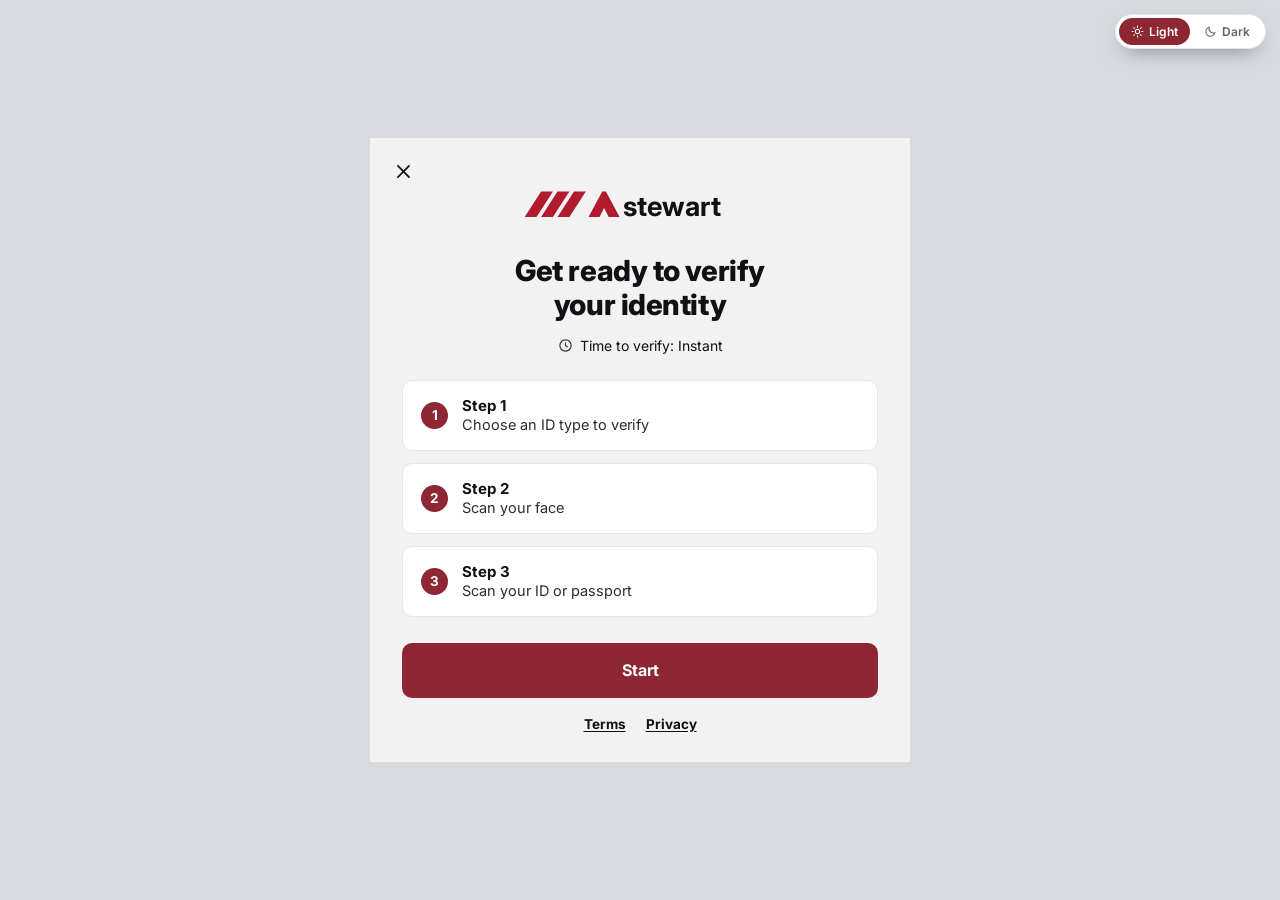
<file: vyyer-consent-light.html>
<!doctype html>
<html lang="en">
<head>
<meta charset="utf-8">
<title>Vyyer — biometric consent (light)</title>
<meta name="viewport" content="width=device-width, initial-scale=1, viewport-fit=cover">
<meta name="color-scheme" content="light">
<link href="https://fonts.googleapis.com/css2?family=Inter:wght@400;500;600;700;800&display=swap" rel="stylesheet">

<!--
  ============================================================================
  VYYER WIDGET — BIOMETRIC CONSENT GATE (light theme)
  One responsive implementation: bottom sheet under 560px, centred popover above.
  This file is the light variant. The theme is device-dependent — there is
  no in-flow switcher — so ship the palette that matches prefers-color-scheme.
  The two files differ ONLY in the token block at the top of the stylesheet.

  CLICK THROUGH: Start -> consent -> Learn more / decline / agree. Refresh to reset.

  TO CONFIGURE (see CONFIG at the bottom of this file):
    merchant        the relying party's name (data controller)
    processor       the entity performing the check (data processor)
    faceRetention   biometric destruction term   <-- LEGAL MUST SUPPLY
    idRetention     ID-data retention term       <-- LEGAL MUST SUPPLY
    brand colours   --brand / --brand-2 / --on-brand below
    logo            replace the inline SVG marked LOGO

  COMPLIANCE NOTES — please do not "simplify" these away (740 ILCS 14/15):
    1. The gate must render BEFORE the camera is requested. Do not ask for
       getUserMedia until consent is recorded.
    2. The release checkbox is consent to BIOMETRIC collection only. Never merge
       it with Terms/Privacy acceptance, and never pre-check it.
    3. Purpose and retention term must stay ON this screen. Moving them behind
       "Learn more" alone does not satisfy 15(b)(2).
    4. Record the consent with a UTC timestamp and the notice version, and keep
       "I don't consent" working — consent must be refusable.
    5. The release unlocks only after the notice has been scrolled through. It
       auto-unlocks when nothing overflows, so short screens are unaffected.
  ============================================================================
-->

<style>
  *{box-sizing:border-box}

  :root{
    /* ---- LIGHT THEME ---- */
    --brand:#8C2733; --brand-2:#A82F3E; --on-brand:#FFFFFF;
    --page:#D7DBE0;            /* host page behind the widget */
    --panel:#F2F2F2;           /* start-screen surface */
    --card:#FFFFFF;            /* popover surface */
    --card-rgb:255,255,255;    /* same colour, for the scroll fade */
    --sunken:#F4F5F7;          /* release row */
    --line:#E4E6E9; --line-2:#D5D8DD;
    --ink:#0F1115; --secondary:#656565;
    --scrim:rgba(28,30,38,.44);
    --shadow:0 24px 60px -24px rgba(12,18,32,.45);
    --r:10px;
  }

  html,body{height:100%}
  body{
    margin:0; background:var(--page); color:var(--ink);
    font-family:'Inter',-apple-system,BlinkMacSystemFont,'Segoe UI',sans-serif; -webkit-font-smoothing:antialiased;
  }
  [hidden]{display:none!important}

  /* ===========================================================
     START SCREEN — shown here so the popover has context.
     In the web widget this layer is the merchant's own page.
     =========================================================== */
  .stage{min-height:100vh; min-height:100dvh; display:flex; align-items:center; justify-content:center}
  .panel{
    background:var(--panel); width:540px; max-width:100%; align-self:center;
    padding:34px 32px 30px; position:relative;
    display:flex; flex-direction:column; align-items:center; text-align:center;
  }
  .close{
    position:absolute; top:16px; left:16px; width:34px; height:34px; border:0; border-radius:8px;
    background:transparent; color:var(--ink); cursor:pointer; display:grid; place-items:center;
  }
  .close svg{width:19px;height:19px}
  .logo{height:42px; margin:14px 0 26px}
  .logo svg{height:100%; width:auto; display:block}
  .h1{font-size:25px; font-weight:800; line-height:1.18; letter-spacing:-.015em; margin:0 0 14px; max-width:20ch; text-wrap:balance}
  .meta{display:inline-flex; align-items:center; gap:7px; font-size:14px; margin:0 0 26px}
  .meta svg{width:15px;height:15px;opacity:.85}
  .steps{width:100%; display:flex; flex-direction:column; gap:12px; margin-bottom:26px}
  .step{
    background:var(--card); border:1px solid var(--line); border-radius:var(--r);
    padding:15px 18px; display:flex; align-items:center; gap:14px; text-align:left;
  }
  .badge{
    flex:0 0 auto; width:27px; height:27px; border-radius:50%; background:var(--brand); color:var(--on-brand);
    display:grid; place-items:center; font-size:13.5px; font-weight:700;
  }
  .step b{display:block; font-size:15px; font-weight:700; line-height:1.3}
  .step > div > span{display:block; font-size:14.5px; opacity:.88; line-height:1.35}
  .legal{margin-top:18px; display:flex; gap:20px; font-size:13.5px; font-weight:700}
  .legal a{color:var(--ink); text-decoration:underline; text-underline-offset:2px}

  /* ===========================================================
     SHARED BUTTON — 48px / 16px, 55px / 18px on large phones up
     =========================================================== */
  .cta{
    width:100%; height:48px; border:0; border-radius:var(--r);
    background:var(--brand); color:var(--on-brand);
    font:700 14px 'Inter',-apple-system,BlinkMacSystemFont,'Segoe UI',sans-serif; padding:0 20px; cursor:pointer;
    display:inline-flex; align-items:center; justify-content:center;
  }
  .cta:hover{background:var(--brand-2)}
  .cta:disabled{opacity:.42; cursor:not-allowed; background:var(--brand)}
  @media (min-width:430px){ .cta{height:55px; font-size:16px} }

  /* ===========================================================
     CONSENT POPOVER
     mobile: bottom sheet    /    >=560px: centred popover
     =========================================================== */
  .scrim{
    position:fixed; inset:0; z-index:40; background:var(--scrim);
    -webkit-backdrop-filter:blur(22px) saturate(140%);
            backdrop-filter:blur(22px) saturate(140%);
    display:flex; align-items:flex-end; justify-content:center;
  }
  .sheet{
    position:relative; width:100%; background:var(--card); border:1px solid var(--line);
    border-left:0; border-right:0; border-bottom:0; border-radius:18px 18px 0 0;
    box-shadow:var(--shadow); display:flex; flex-direction:column; overflow:hidden;
    max-height:93vh; max-height:93dvh; min-height:0;
  }

  .sheet header{padding:24px 18px; text-align:center; flex:0 0 auto; position:relative}
  .sheetlogo{height:24px; margin:0 auto 16px}
  .sheetlogo svg{height:100%; width:auto; display:block; margin:0 auto}
  .sheet header h2{padding:0 26px; margin:0 0 5px; font-size:18px; font-weight:800; letter-spacing:-.012em; line-height:1.25; text-wrap:balance}
  .sheet header p{margin:0; font-size:12px; color:var(--secondary); line-height:1.45}
  .sheetclose{
    position:absolute; top:12px; right:12px; width:32px; height:32px; border:0; background:transparent;
    color:var(--secondary); border-radius:8px; cursor:pointer; display:grid; place-items:center;
  }
  .sheetclose:hover{background:var(--sunken); color:var(--ink)}
  .sheetclose svg{width:16px; height:16px}
  .back{
    position:absolute; top:14px; left:12px; width:30px; height:30px; border:0; background:transparent;
    color:var(--secondary); border-radius:8px; cursor:pointer; display:grid; place-items:center;
  }
  .back svg{width:17px;height:17px}

  .body{flex:1 1 auto; min-height:0; overflow:auto; padding:0 18px 4px; -webkit-overflow-scrolling:touch}

  .grp{padding:16px 0 11px; border-top:1px solid var(--line)}
  .grp:first-child{border-top:0; padding-top:6px}
  /* the consent sheet runs tighter than the long-form notice, which keeps the
     roomier rhythm above */
  #consentBody .grp{padding:8px 0}
  .grp h3{margin:0 0 8px; font-size:12px; font-weight:800; letter-spacing:.1em; text-transform:uppercase; color:var(--brand)}
  .grp ul{margin:0; padding:0; list-style:none; display:flex; flex-direction:column; gap:9px}
  .grp li{display:flex; gap:9px; align-items:flex-start; font-size:13px; line-height:1.45}
  .grp li .ic{flex:0 0 auto; width:17px; height:17px; margin-top:1px; color:var(--brand)}
  .grp li .ic svg{width:17px;height:17px;display:block}
  /* bullet list */
  .collect{margin:0; padding:0 0 18px 20px; list-style:disc}
  .collect li{font-size:14px; line-height:1.5; margin-bottom:8px}
  .collect li:last-child{margin-bottom:0}
  .collect li::marker{color:var(--secondary)}

  .term{font-size:14px; line-height:1.55}
  .term b{font-weight:600}
  .more{
    display:inline-flex; align-items:center; gap:4px; vertical-align:baseline; margin-left:3px;
    font:600 14px 'Inter',-apple-system,BlinkMacSystemFont,'Segoe UI',sans-serif;
    color:var(--ink); background:transparent; border:0; padding:0; cursor:pointer;
    text-decoration:underline; text-underline-offset:2px; white-space:nowrap;
  }
  .more svg{width:12px; height:12px}

  /* pinned footer — content melts under it only when it can scroll */
  .foot{
    flex:0 0 auto; position:relative; background:var(--card);
    padding:4px 18px 16px; padding-bottom:calc(16px + env(safe-area-inset-bottom));
  }
  .foot.scrollable::before{
    content:''; position:absolute; bottom:100%; left:0; right:0; height:30px; pointer-events:none;
    background:linear-gradient(to bottom, rgba(var(--card-rgb),0) 0%, rgba(var(--card-rgb),.6) 45%, rgba(var(--card-rgb),1) 100%);
  }

  /* scroll affordance — hidden as soon as the notice has been read */
  .cue{
    width:100%; display:flex; align-items:center; justify-content:center; gap:5px;
    background:transparent; color:var(--brand); border:0; margin:0 0 4px;
    font:700 11.5px 'Inter',-apple-system,BlinkMacSystemFont,'Segoe UI',sans-serif; padding:7px 12px; cursor:pointer;
  }
  .cue svg{width:13px;height:13px; animation:nudge 1.6s ease-in-out infinite}
  @keyframes nudge{0%,100%{transform:translateY(0)}50%{transform:translateY(2px)}}
  @media (prefers-reduced-motion:reduce){.cue svg{animation:none}}
  .cue.done{display:none}

  /* the written release — biometrics only, never bundled with Terms */
  .release{
    display:flex; gap:9px; align-items:flex-start; text-align:left; cursor:pointer;
    background:var(--sunken); border:1px solid var(--line); border-radius:10px;
    padding:10px 11px; margin:0 0 16px;
    transition:border-color .15s ease, background .15s ease;
  }
  .release:hover{border-color:var(--line-2)}
  .release.locked{opacity:.5; pointer-events:none}
  .release.checked{border-color:var(--brand); background:color-mix(in srgb, var(--brand) 7%, var(--card))}
  .release input{position:absolute; opacity:0; width:0; height:0}
  .box{
    flex:0 0 auto; width:18px; height:18px; border:1.8px solid var(--line-2); border-radius:5px;
    background:var(--card); display:grid; place-items:center; margin-top:1px; transition:all .15s ease;
  }
  .release.checked .box{background:var(--brand); border-color:var(--brand)}
  .box svg{width:11px; height:11px; color:var(--on-brand); opacity:0; transition:opacity .12s ease}
  .release.checked .box svg{opacity:1}
  .release .txt{font-size:14px; line-height:1.45}
  .release .txt b{font-weight:600}

  .decline{
    width:100%; margin-top:8px; border:0; background:transparent; color:var(--secondary); cursor:pointer;
    font:600 14px 'Inter',-apple-system,BlinkMacSystemFont,'Segoe UI',sans-serif; text-decoration:underline; text-underline-offset:2px; padding:4px;
  }
  .decline:hover{color:var(--ink)}
  @media (min-width:430px){ .decline{font-size:16px} }

  /* long-form notice */
  .notice h4{margin:15px 0 5px; font-size:14px; font-weight:800}
  .notice p{margin:0 0 8px; font-size:14px; line-height:1.55}
  .notice p.m{color:var(--secondary)}

  /* declined */
  .declined{text-align:center; padding:0 18px 4px}
  .declined p{padding-bottom:4px}
  .sheet header .mark{
    width:46px; height:46px; border-radius:50%; margin:0 auto 14px; display:grid; place-items:center;
    background:var(--sunken); border:1px solid var(--line); color:var(--secondary);
  }
  .sheet header .mark svg{width:22px;height:22px}
  .declined p{font-size:14px; line-height:1.5; color:var(--secondary); margin:0 auto; max-width:34ch}

  /* consent recorded — the real widget continues to step 1 here */
  .done{
    position:fixed; left:0; right:0; bottom:0; z-index:50; background:var(--card);
    border-top:1px solid var(--line); box-shadow:var(--shadow);
    padding:14px 18px; padding-bottom:calc(14px + env(safe-area-inset-bottom));
    display:flex; align-items:center; gap:10px; justify-content:center; text-align:center;
  }
  .done .tick{
    flex:0 0 auto; width:20px; height:20px; border-radius:50%; background:var(--brand); color:var(--on-brand);
    display:grid; place-items:center;
  }
  .done .tick svg{width:12px;height:12px}
  .done span{font-size:12.5px; line-height:1.45}
  .done b{font-weight:700}

  /* ===========================================================
     >=560px — popover instead of a bottom sheet
     =========================================================== */
  @media (min-width:560px){
    .scrim{align-items:center; padding:24px}
    .sheet{
      max-width:452px; border:1px solid var(--line); border-radius:16px;
      max-height:min(676px, 92vh); max-height:min(676px, 92dvh);
    }
    .sheet header{padding:24px 22px}
    .sheet header h2{margin-bottom:6px}
    .sheet header p{font-size:12px}
    .body{padding:0 22px 4px}
    .grp{padding:14px 0}
    .grp h3{margin-bottom:10px}
    .grp ul{gap:10px}
    .grp li{font-size:14px; gap:11px}
    .grp li .ic,.grp li .ic svg{width:19px;height:19px}
    .collect li{font-size:14px; margin-bottom:9px}

    .foot{padding:4px 22px 18px}
    .release{padding:12px 13px; gap:11px; margin-bottom:12px}
    .box{width:19px;height:19px}
    .panel{padding:34px 32px 30px}
    .h1{font-size:29px}
    .done{padding:16px 22px}
    .done span{font-size:13.5px}
  }

  /* very small phones */
  @media (max-width:359px){
    .panel{padding:22px 14px}
    .body,.foot{padding-left:14px; padding-right:14px}
  }

  /* ===========================================================
     DEMO CONTROL — review-only theme switch. Not part of the
     widget: delete this block and the .themeswitch markup.
     =========================================================== */
  .themeswitch{
    position:fixed; top:14px; right:14px; z-index:60;
    display:inline-flex; align-items:center; gap:2px; padding:3px;
    background:var(--card); border:1px solid var(--line); border-radius:999px;
    box-shadow:0 8px 22px -10px rgba(0,0,0,.55);
    font:600 12px 'Inter',-apple-system,BlinkMacSystemFont,'Segoe UI',sans-serif;
  }
  .themeswitch a, .themeswitch span{
    display:inline-flex; align-items:center; gap:5px;
    padding:6px 12px; border-radius:999px; text-decoration:none; color:var(--secondary);
  }
  .themeswitch a:hover{color:var(--ink)}
  .themeswitch .on{background:var(--brand); color:var(--on-brand)}
  .themeswitch svg{width:13px; height:13px}
</style>
</head>
<body>

<!-- DEMO CONTROL — delete in production -->
<div class="themeswitch">
  <span class="on"><svg viewBox="0 0 24 24" fill="none" stroke="currentColor" stroke-width="1.9"><circle cx="12" cy="12" r="4"/><path d="M12 2v2M12 20v2M2 12h2M20 12h2M5 5l1.4 1.4M17.6 17.6L19 19M19 5l-1.4 1.4M6.4 17.6L5 19" stroke-linecap="round"/></svg>Light</span>
  <a href="vyyer-consent-dark.html"><svg viewBox="0 0 24 24" fill="none" stroke="currentColor" stroke-width="1.9"><path d="M20 14.5A8.5 8.5 0 019.5 4a8.5 8.5 0 1010.5 10.5z"/></svg>Dark</a>
</div>

<!-- ============ layer 1: the widget's start screen (context only) ============ -->
<div class="stage" id="stage">
  <div class="panel">
    <button class="close" aria-label="Close verification">
      <svg viewBox="0 0 24 24" fill="none" stroke="currentColor" stroke-width="2.2" stroke-linecap="round"><path d="M5 5l14 14M19 5L5 19"/></svg>
    </button>

    <!-- LOGO — replace this SVG with the client's mark -->
    <div class="logo" aria-label="Stewart">
      <svg viewBox="0 0 260 46" role="img" aria-hidden="true">
        <g fill="#B01C2E">
          <path d="M4 34 22 6h13L17 34z"/><path d="M22 34 40 6h13L35 34z"/>
          <path d="M40 34 58 6h13L53 34z"/><path d="M74 34 89 6h4l15 28h-12l-5-10-5 10z"/>
        </g>
        <text x="112" y="33" font-family="Inter, sans-serif" font-size="30" font-weight="700" fill="currentColor">stewart</text>
      </svg>
    </div>

    <h1 class="h1">Get ready to verify your identity</h1>
    <p class="meta">
      <svg viewBox="0 0 24 24" fill="none" stroke="currentColor" stroke-width="1.8"><circle cx="12" cy="12" r="9"/><path d="M12 7.5V12l3 2" stroke-linecap="round"/></svg>
      Time to verify: Instant
    </p>

    <div class="steps">
      <div class="step"><span class="badge">1</span><div><b>Step 1</b><span>Choose an ID type to verify</span></div></div>
      <div class="step"><span class="badge">2</span><div><b>Step 2</b><span>Scan your face</span></div></div>
      <div class="step"><span class="badge">3</span><div><b>Step 3</b><span>Scan your ID or passport</span></div></div>
    </div>

    <button class="cta" id="startBtn">Start</button>
    <div class="legal"><a href="#">Terms</a><a href="#">Privacy</a></div>
  </div>
</div>

<!-- ============ layer 2: the consent popover ============ -->
<div class="scrim" id="scrim" hidden>

  <!-- ---- the gate ---- -->
  <section class="sheet" id="sheetConsent" role="dialog" aria-modal="true" aria-labelledby="consentTitle">
    <header>
        <button class="sheetclose" id="closeConsent" aria-label="Close">
          <svg viewBox="0 0 24 24" fill="none" stroke="currentColor" stroke-width="2.2" stroke-linecap="round"><path d="M5 5l14 14M19 5L5 19"/></svg>
        </button>
        <!-- LOGO — replace this SVG with the client's mark -->
        <div class="sheetlogo" aria-label="Stewart">
          <svg viewBox="0 0 260 46" role="img" aria-hidden="true">
            <g fill="#B01C2E">
              <path d="M4 34 22 6h13L17 34z"/><path d="M22 34 40 6h13L35 34z"/>
              <path d="M40 34 58 6h13L53 34z"/><path d="M74 34 89 6h4l15 28h-12l-5-10-5 10z"/>
            </g>
            <text x="112" y="33" font-family="Inter, sans-serif" font-size="30" font-weight="700" fill="currentColor">stewart</text>
          </svg>
        </div>
        <h2 id="consentTitle">{MERCHANT} is requesting access to</h2>
    </header>

    <div class="body" id="consentBody">
      <ul class="collect">
        <li>A live face scan</li>
        <li>Biometric data from your ID photo</li>
        <li>A scan of your ID document</li>
        <li>Your name, DOB, address and ID number</li>
      </ul>

      <!-- purpose + term must stay on this screen (15(b)(2)) -->
      <div class="grp">
        <p class="term">
          <b>{PROCESSOR}</b>, {MERCHANT}'s data processor, collects this only to verify your
          identity, and deletes face scans <b>within {FACE_RETENTION}</b>. <button class="more" id="toNotice">Learn more<svg viewBox="0 0 24 24" fill="none" stroke="currentColor" stroke-width="2.2" stroke-linecap="round"><path d="M9 6l6 6-6 6"/></svg></button>
        </p>
      </div>
    </div>

    <div class="foot">
      <button class="cue" id="cue">
        Scroll to read the full notice
        <svg viewBox="0 0 24 24" fill="none" stroke="currentColor" stroke-width="2.4" stroke-linecap="round"><path d="M6 9l6 6 6-6"/></svg>
      </button>

      <label class="release locked" id="release">
        <input type="checkbox" id="chk">
        <span class="box"><svg viewBox="0 0 24 24" fill="none" stroke="currentColor" stroke-width="3.4" stroke-linecap="round" stroke-linejoin="round"><path d="M5 12.5l4.5 4.5L19 7"/></svg></span>
        <span class="txt"><b>I consent to {MERCHANT} and {PROCESSOR} collecting and storing a scan of my face and ID data.</b></span>
      </label>

      <button class="cta" id="agree" disabled>Agree and continue</button>
      <button class="decline" id="declineBtn">I don't consent</button>
    </div>
  </section>

  <!-- ---- full written notice ---- -->
  <section class="sheet" id="sheetNotice" role="dialog" aria-modal="true" aria-labelledby="noticeTitle" hidden>
    <header>
      <button class="back" id="fromNotice" aria-label="Back to consent">
        <svg viewBox="0 0 24 24" fill="none" stroke="currentColor" stroke-width="2.2" stroke-linecap="round"><path d="M15 6l-6 6 6 6"/></svg>
      </button>
      <h2 id="noticeTitle">Biometric notice</h2>
      <p>{PROCESSOR}, on behalf of {MERCHANT}</p>
    </header>

    <div class="body notice">
      <div class="grp" style="padding-top:2px">
        <h3>Why we need it</h3>
        <ul>
          <li>
            <span class="ic"><svg viewBox="0 0 24 24" fill="none" stroke="currentColor" stroke-width="1.7"><path d="M12 3l7.5 3v6c0 4.4-3.1 7.6-7.5 9-4.4-1.4-7.5-4.6-7.5-9V6z"/><path d="M9 12l2.2 2.2L15.5 10" stroke-linecap="round"/></svg></span>
            <div>Confirm your ID is real and unaltered.</div>
          </li>
          <li>
            <span class="ic"><svg viewBox="0 0 24 24" fill="none" stroke="currentColor" stroke-width="1.7"><circle cx="8" cy="9" r="3.2"/><rect x="13.5" y="6" width="8" height="6" rx="1.4"/><path d="M4 18.5a4.4 4.4 0 018 0M13.5 16h8" stroke-linecap="round"/></svg></span>
            <div>Match your face to the face on your ID.</div>
          </li>
          <li>
            <span class="ic"><svg viewBox="0 0 24 24" fill="none" stroke="currentColor" stroke-width="1.7"><path d="M4 20V9l8-5 8 5v11z"/><path d="M9.5 20v-5h5v5M8 10.5h8" stroke-linecap="round"/></svg></span>
            <div>Check your ID number against DMV records.</div>
          </li>
          <li>
            <span class="ic"><svg viewBox="0 0 24 24" fill="none" stroke="currentColor" stroke-width="1.7"><circle cx="12" cy="12" r="9"/><path d="M5.6 5.6l12.8 12.8" stroke-linecap="round"/></svg></span>
            <div>Nothing else. No advertising, no profiling, no resale.</div>
          </li>
        </ul>
      </div>

      <h4>Who handles your data</h4>
      <p>{PROCESSOR} performs this verification as {MERCHANT}'s data processor, collecting and storing the biometric identifiers described below on {MERCHANT}'s behalf and on its instructions. {MERCHANT} is the data controller.</p>

      <h4>What is collected</h4>
      <p>A scan of your face geometry from your selfie, and a scan of the face printed on your ID or passport. These are biometric identifiers. We also collect images of your ID and the data encoded in it.</p>

      <h4>Purpose</h4>
      <p>To confirm your ID is authentic, that you are the person it was issued to, and that a live person &mdash; not a photo, mask, or replay &mdash; is present. ID numbers are checked against DMV records where available.</p>

      <h4>Term and destruction</h4>
      <p>Face scans are permanently destroyed within {FACE_RETENTION} of your verification result. ID images and extracted data are retained {ID_RETENTION}, then destroyed. In no case do we hold biometric identifiers longer than three years after your last interaction with us.</p>

      <h4>Disclosure</h4>
      <p>Your result is disclosed to {MERCHANT}. Biometric identifiers are not sold, leased, traded, or otherwise profited from, and are not disclosed to anyone else without your consent, except as required by law or a valid warrant.</p>

      <h4>Storage and safeguards</h4>
      <p>Data is encrypted in transit and at rest, and protected using the same standard we apply to other confidential information.</p>

      <h4>Your choices</h4>
      <p>Consent is voluntary. You can decline, and {MERCHANT} will offer another way to verify. You can withdraw consent or request deletion from {PROCESSOR} at privacy@vyyer.com.</p>

      <p class="m">Provided under the Illinois Biometric Information Privacy Act (740 ILCS 14/15), the Texas Capture or Use of Biometric Identifier Act, and Washington RCW 19.375.</p>
    </div>

    <div class="foot">
      <button class="cta" id="noticeBack">Back to consent</button>
    </div>
  </section>

  <!-- ---- declined ---- -->
  <section class="sheet" id="sheetDeclined" role="dialog" aria-modal="true" aria-labelledby="declinedTitle" hidden>
    <header>
      <button class="sheetclose" id="closeDeclinedX" aria-label="Close">
        <svg viewBox="0 0 24 24" fill="none" stroke="currentColor" stroke-width="2.2" stroke-linecap="round"><path d="M5 5l14 14M19 5L5 19"/></svg>
      </button>
      <div class="mark"><svg viewBox="0 0 24 24" fill="none" stroke="currentColor" stroke-width="1.8"><path d="M4 4l16 16M12 3l7.5 3v6c0 4.4-3.1 7.6-7.5 9-4.4-1.4-7.5-4.6-7.5-9V6z"/></svg></div>
      <h2 id="declinedTitle">No scan was taken</h2>
    </header>
    <div class="body declined">
      <p>Nothing was collected and nothing was stored. {MERCHANT} will offer another way to verify.</p>
    </div>
    <div class="foot">
      <button class="cta" id="reconsider">Back to consent</button>
      <button class="decline" id="closeDeclined">Close</button>
    </div>
  </section>
</div>

<!-- ============ consent recorded — the widget continues to step 1 from here ============ -->
<div class="done" id="done" hidden>
  <span class="tick"><svg viewBox="0 0 24 24" fill="none" stroke="currentColor" stroke-width="3.4" stroke-linecap="round" stroke-linejoin="round"><path d="M5 12.5l4.5 4.5L19 7"/></svg></span>
  <span><b>Consent recorded.</b> <span id="doneStamp"></span> &mdash; continuing to Step 1.</span>
</div>

<script>
/* =========================================================================
   CONFIG — the only values that should need changing per deployment.
   ========================================================================= */
var CONFIG = {
  merchant:      'Stewart',            // controller — the relying party
  processor:     'Vyyer LLC',          // processor — the entity that actually collects/stores
  faceRetention: '3 months',           // <-- LEGAL MUST CONFIRM (placeholder value)
  idRetention:   '12 months',          // <-- LEGAL MUST CONFIRM (placeholder value)
  noticeVersion: 'v1.2'
};

var $  = function(s){ return document.querySelector(s); };
var $$ = function(s){ return [].slice.call(document.querySelectorAll(s)); };

/* fill the notice tokens */
(function fillTokens(){
  var map = {'{MERCHANT}':CONFIG.merchant, '{PROCESSOR}':CONFIG.processor, '{FACE_RETENTION}':CONFIG.faceRetention, '{ID_RETENTION}':CONFIG.idRetention};
  var walk = document.createTreeWalker(document.body, NodeFilter.SHOW_TEXT, null);
  var nodes = [], n;
  while ((n = walk.nextNode())) if (n.nodeValue.indexOf('{') > -1) nodes.push(n);
  nodes.forEach(function(node){
    var v = node.nodeValue;
    for (var k in map) v = v.split(k).join(map[k]);
    node.nodeValue = v;
  });
})();

/* ---------- screens ---------- */
function show(which){
  $('#scrim').hidden = (which === 'start');
  $('#sheetConsent').hidden  = (which !== 'consent');
  $('#sheetNotice').hidden   = (which !== 'notice');
  $('#sheetDeclined').hidden = (which !== 'declined');
  if (which === 'consent' || which === 'notice') gate();
  fades();
  var open = $('#scrim').hidden ? null : $('#' + ({consent:'sheetConsent', notice:'sheetNotice', declined:'sheetDeclined'})[which]);
  if (open) open.querySelector('.body').scrollTop = 0;
}

/* ---------- the notice must be seen before the release unlocks ---------- */
var hasRead = false;
function gate(){
  var body = $('#consentBody'), cue = $('#cue'), rel = $('#release');
  if (!body.clientHeight) return;                        // hidden: don't judge yet
  var fits  = body.scrollHeight <= body.clientHeight + 8;
  var atEnd = body.scrollTop + body.clientHeight >= body.scrollHeight - 8;
  if (fits || atEnd) hasRead = true;
  cue.classList.toggle('done', hasRead);
  rel.classList.toggle('locked', !hasRead);
}

/* ---------- the melt gradient belongs only on a scrollable footer ---------- */
function fades(){
  $$('.sheet').forEach(function(sheet){
    if (sheet.hidden) return;
    var body = sheet.querySelector('.body'), foot = sheet.querySelector('.foot');
    if (body && foot) foot.classList.toggle('scrollable', body.scrollHeight > body.clientHeight + 8);
  });
}

/* ---------- wiring ---------- */
$('#startBtn').onclick   = function(){ show('consent'); };
/* X dismisses the gate without recording anything — distinct from "I don't consent" */
$('#closeConsent').onclick = function(){ $('#chk').checked = false; $('#chk').onchange(); show('start'); };
$('#toNotice').onclick   = function(){ show('notice'); };
$('#fromNotice').onclick = function(){ show('consent'); };
$('#noticeBack').onclick = function(){ show('consent'); };
$('#declineBtn').onclick = function(){ show('declined'); };
$('#reconsider').onclick = function(){ show('consent'); };
$('#closeDeclined').onclick = function(){ show('start'); };
$('#closeDeclinedX').onclick = function(){ show('start'); };

$('#chk').onchange = function(){
  var on = this.checked;
  $('#release').classList.toggle('checked', on);
  $('#agree').disabled = !on;
};

$('#agree').onclick = function(){
  if (!$('#chk').checked) return;
  /* RECORD THE CONSENT HERE — timestamp + notice version + subject id,
     then request the camera. Never request it before this point. */
  var stamp = new Date().toISOString();
  $('#doneStamp').textContent = stamp + ' · notice ' + CONFIG.noticeVersion;
  show('start');
  $('#done').hidden = false;
};

$('#consentBody').addEventListener('scroll', gate);
$('#cue').onclick = function(){
  var b = $('#consentBody');
  b.scrollTo({ top:b.scrollHeight, behavior:'smooth' });
};

/* the notice height moves when the webfont lands or the window resizes */
addEventListener('resize', function(){ gate(); fades(); });
if (window.ResizeObserver){
  var ro = new ResizeObserver(function(){ gate(); fades(); });
  ro.observe($('#consentBody'));
  if ($('#consentBody').firstElementChild) ro.observe($('#consentBody').firstElementChild);
}
if (document.fonts && document.fonts.ready) document.fonts.ready.then(function(){ gate(); fades(); });
</script>
</body>
</html>
</file>
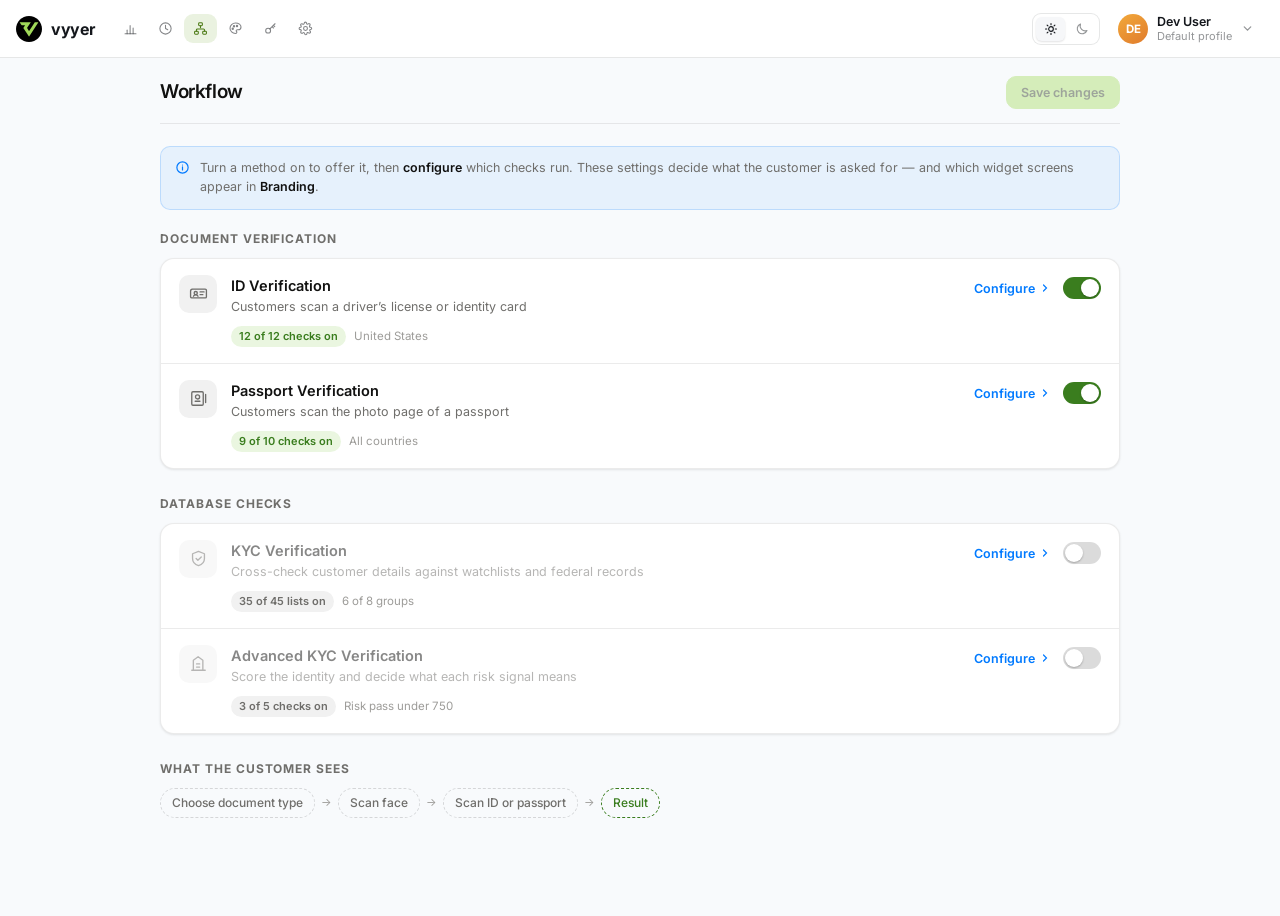
<file: workflow.html>
<!DOCTYPE html>
<html lang="en">
<head>
<meta charset="UTF-8">
<meta name="viewport" content="width=device-width, initial-scale=1.0">
<title>Vyyer — Workflow</title>
<link rel="preconnect" href="https://fonts.googleapis.com">
<link rel="preconnect" href="https://fonts.gstatic.com" crossorigin>
<link href="https://fonts.googleapis.com/css2?family=Inter:wght@400;500;600;700&display=swap" rel="stylesheet">
<link rel="stylesheet" href="shell.css">
<!-- the stored dashboard theme is applied before paint, so the page never flashes the other one -->
<script>try{document.documentElement.dataset.theme=localStorage.getItem('vyyer.dashTheme')||'light'}catch(e){}</script>
<!--
  ============================================================================
  VYYER DASHBOARD — WORKFLOW

  ONE workflow per profile, so the page is singular throughout. Multiple
  workflows come later; nothing here assumes a list, but the data is keyed so
  a list can wrap it.

  Three things this redesign fixes:

  1. DEPENDENCIES ARE EXPLAINED. The live page greys out checks with no reason
     given — Back Scan is required, Front OCR needs Front Capture. Every
     unavailable row here says what it is waiting on, and turning a parent off
     visibly releases its children instead of silently dropping them.

  2. THE CONSEQUENCE IS VISIBLE. These switches decide which screens the
     customer sees, which is the whole link to Branding. The journey strip
     under the checks lists the screens this configuration produces.

  3. THE COUNTRY PICKER IS A PICKER. The live one prints ~200 chips with no
     search. This one has an All / Selected mode, a search, and add-one,
     remove-one, select-all and clear.
  ============================================================================
-->
<style>
*, *::before, *::after { box-sizing: border-box; margin: 0; padding: 0; }

:root {
  --bg: #f8fafc;
  --surface: #ffffff;
  --surface-2: #edf0f5;
  --border: rgba(0,0,0,0.08);
  --border-md: rgba(0,0,0,0.14);
  --text-primary: #111110;
  --text-secondary: #6f6e6b;
  --text-tertiary: #9d9c99;
  --accent: #A0D959;
  --on-accent: #16240a;
  --ok: #3a7d1e;
  --info: #007aff;
  --warn: #c47a1a;
  --shadow-sm: 0 1px 3px rgba(0,0,0,0.06), 0 1px 2px rgba(0,0,0,0.04);
  --shadow-md: 0 4px 12px rgba(0,0,0,0.08);
  --radius-sm: 8px;
  --radius-md: 10px;
  --radius-lg: 14px;
  --font: 'Inter', system-ui, sans-serif;
}

html, body { font-family: var(--font); background: var(--bg); color: var(--text-primary); font-size: 14px; line-height: 1.5; -webkit-font-smoothing: antialiased; }
body { min-height: 100vh; }
main { max-width: 1000px; margin: 0 auto; padding: 0 20px 72px; }

/* ── page header ── */
.toolbar {
  position: sticky; top: var(--sh-h); z-index: 20; background: rgba(248,250,252,0.95);
  backdrop-filter: blur(8px); display: flex; align-items: center; gap: 14px;
  padding: 18px 0 14px; border-bottom: 1px solid var(--border); margin-bottom: 22px;
}
.toolbar h1 { font-size: 19px; font-weight: 600; letter-spacing: -0.02em; }
.toolbar .sp { flex: 1; }

.btn { font-family: var(--font); font-size: 12.5px; font-weight: 600; color: var(--text-primary);
  background: var(--surface); border: 1px solid var(--border-md); border-radius: var(--radius-md);
  padding: 8px 14px; cursor: pointer; display: inline-flex; align-items: center; justify-content: center; gap: 7px; }
.btn:hover:not(:disabled) { border-color: var(--text-tertiary); }
.btn.primary { background: var(--accent); border-color: var(--accent); color: var(--on-accent); }
.btn:disabled { opacity: .4; cursor: not-allowed; }
.btn.primary.saved:disabled { opacity: 1; }
.btn svg { width: 14px; height: 14px; }
.spin { animation: spin .8s linear infinite; transform-origin: 50% 50%; }
@keyframes spin { to { transform: rotate(360deg); } }

/* ── section ── */
.sec { margin-bottom: 26px; }
.sec-head { display: flex; align-items: baseline; gap: 10px; margin-bottom: 10px; }
.sec-head h2 { font-size: 12px; font-weight: 700; letter-spacing: .08em; text-transform: uppercase; color: var(--text-secondary); }
.sec-head p { font-size: 12.5px; color: var(--text-tertiary); }

.card { background: var(--surface); border: 1px solid var(--border); border-radius: var(--radius-lg); box-shadow: var(--shadow-sm); overflow: hidden; }

/* ── service rows on the list view ── */
.svc { display: flex; align-items: flex-start; gap: 14px; padding: 16px 18px; border-bottom: 1px solid var(--border); }
.svc:last-child { border-bottom: 0; }
.svc-ic { width: 38px; height: 38px; flex: 0 0 auto; border-radius: 10px; display: grid; place-items: center;
  background: var(--chip); color: var(--text-secondary); }
.svc-ic svg { width: 19px; height: 19px; }
.svc-main { flex: 1; min-width: 0; }
.svc-name { font-size: 14.5px; font-weight: 600; }
.svc-desc { font-size: 12.5px; color: var(--text-secondary); margin-top: 2px; }
.svc-meta { display: flex; flex-wrap: wrap; align-items: center; gap: 8px; margin-top: 9px; font-size: 11.5px; color: var(--text-tertiary); }
.svc-meta b { color: var(--text-secondary); font-weight: 600; }
.svc-side { display: flex; align-items: center; gap: 10px; flex: 0 0 auto; padding-top: 2px; }
.svc.off .svc-name, .svc.off .svc-desc, .svc.off .svc-ic { opacity: .5; }

.chip { display: inline-flex; align-items: center; gap: 5px; font-size: 11px; font-weight: 600;
  padding: 2px 8px; border-radius: 20px; background: var(--chip); color: var(--text-secondary); white-space: nowrap; }
.chip.on { background: rgba(122,201,67,.16); color: var(--ok); }
.result-badge { display: inline-flex; align-items: center; gap: 6px; font-size: 11.5px; font-weight: 600;
  padding: 3px 10px 3px 8px; border-radius: 100px; white-space: nowrap; }
.rb-dot { width: 6px; height: 6px; border-radius: 50%; flex-shrink: 0; background: currentColor; }
.rb-valid  { background: #e6f5db; color: #3a7d1e; }
.rb-review { background: #fbeed6; color: #96621a; }
.rb-fail   { background: #fbe0de; color: #b03226; }
[data-theme="dark"] .rb-valid  { background: rgba(122,201,67,.16); color: #8CCB5C; }
[data-theme="dark"] .rb-review { background: rgba(224,162,78,.16); color: #E0A24E; }
[data-theme="dark"] .rb-fail   { background: rgba(212,80,60,.18); color: #F0756A; }
.chip.soon { background: rgba(0,122,255,.1); color: var(--info); }

.linkbtn { font-family: var(--font); font-size: 12.5px; font-weight: 600; color: var(--info);
  background: none; border: 0; padding: 4px 2px; cursor: pointer; display: inline-flex; align-items: center; gap: 4px; }
.linkbtn:hover { text-decoration: underline; }
.linkbtn svg { width: 12px; height: 12px; }
.linkbtn:disabled { color: var(--text-tertiary); cursor: not-allowed; text-decoration: none; }

/* ── switch ── */
.sw { -webkit-appearance: none; appearance: none; border: 0; padding: 0; cursor: pointer; background: none; flex: 0 0 auto; }
.sw .track { width: 38px; height: 22px; border-radius: 99px; background: var(--border-md); position: relative; transition: background .15s; display: block; }
.sw .track i { position: absolute; top: 2px; left: 2px; width: 18px; height: 18px; border-radius: 50%; background: #fff; transition: transform .15s; box-shadow: 0 1px 2px rgba(0,0,0,.25); }
.sw.on .track { background: var(--ok); }
.sw.on .track i { transform: translateX(16px); }
.sw:disabled { cursor: not-allowed; opacity: .45; }
/* an always-on check is locked, not unavailable — it shouldn't read as half-off */
.sw.locked:disabled { opacity: 1; cursor: default; }

/* ── settings rows — the same component as on settings.html ── */
.row { display: flex; align-items: flex-start; gap: 20px; padding: 14px 18px; border-bottom: 1px solid var(--border); }
.row:last-child { border-bottom: 0; }
.row-main { flex: 1; min-width: 0; }
.row-label { font-size: 13.5px; font-weight: 600; display: flex; align-items: center; gap: 8px; flex-wrap: wrap; }
.row-desc { font-size: 12.5px; color: var(--text-secondary); margin-top: 2px; }
/* a row that cannot be used says why, rather than greying out in silence */
.row-why { font-size: 11.5px; color: var(--warn); margin-top: 5px; display: flex; align-items: center; gap: 5px; }
.row-why svg { width: 12px; height: 12px; flex: 0 0 auto; }
.row.blocked .row-label, .row.blocked .row-desc { opacity: .55; }

/* ── list groups (KYC): dozens of short rows, so they read as a checklist in
      two columns rather than four dozen switches stacked down the page ── */
.grp-bar { display: flex; align-items: center; gap: 12px; flex-wrap: wrap; margin-bottom: 10px; }
.grp-bar h2 { font-size: 12px; font-weight: 700; letter-spacing: .08em; text-transform: uppercase; color: var(--text-secondary); }
.grp-bar p { font-size: 12.5px; color: var(--text-tertiary); }
.grp-bar .sp { flex: 1; }
.grp-count { font-size: 11.5px; color: var(--text-tertiary); font-variant-numeric: tabular-nums; }
.grp-all { font-family: var(--font); font-size: 12px; font-weight: 600; color: var(--info);
  background: none; border: 0; padding: 4px 2px; cursor: pointer; }
.grp-all:hover { text-decoration: underline; }
.grp-all:disabled { color: var(--text-tertiary); cursor: not-allowed; text-decoration: none; }

.lists { display: grid; grid-template-columns: repeat(2, minmax(0, 1fr)); }
.lists.single { grid-template-columns: 1fr; }   /* no empty half-row */
.lists.off { opacity: .45; pointer-events: none; }
.list-row { display: flex; align-items: flex-start; gap: 11px; width: 100%; text-align: left;
  background: none; border: 0; border-bottom: 1px solid var(--border); padding: 11px 16px;
  font-family: var(--font); cursor: pointer; }
.lists .list-row:nth-child(odd) { border-right: 1px solid var(--border); }
.lists .list-row:last-child, .lists .list-row:nth-last-child(2):nth-child(odd) { border-bottom: 0; }
.lists.single .list-row:last-child { border-bottom: 0; }
.list-row:hover { background: var(--surface-2); }
.list-row .box { width: 16px; height: 16px; flex: 0 0 auto; margin-top: 1px; border: 1.5px solid var(--border-md);
  border-radius: 4px; display: grid; place-items: center; color: #fff; }
.list-row.on .box { background: var(--info); border-color: var(--info); }
.list-row .box svg { width: 10px; height: 10px; opacity: 0; }
.list-row.on .box svg { opacity: 1; }
.list-main { min-width: 0; flex: 1; }
.list-name { font-size: 13px; font-weight: 500; color: var(--text-primary); }
.list-desc { font-size: 11.5px; color: var(--text-tertiary); margin-top: 1px; display: block; }
.list-why { display: block; font-size: 11.5px; color: var(--warn); margin-top: 2px; }
.list-why b { font-weight: 600; }
.list-row[disabled] { cursor: default; }
.list-row[disabled]:hover { background: none; }
.list-row.blocked .list-name { opacity: .55; }
.list-row.locked .box { opacity: .75; }
.code { display: inline-block; margin-left: 7px; padding: 1px 5px; border-radius: 4px; background: var(--chip);
  font-family: var(--mono, ui-monospace, SFMono-Regular, Menlo, monospace); font-size: 10px; font-weight: 500;
  color: var(--text-tertiary); vertical-align: 1px; letter-spacing: .02em; }
.grp-off { padding: 14px 16px; font-size: 12.5px; color: var(--text-secondary); }
.grp-action { display: flex; align-items: center; gap: 12px; flex-wrap: wrap;
  padding: 13px 16px; border-top: 1px solid var(--border); background: var(--surface-2); }
.grp-action span { font-size: 12.5px; font-weight: 600; }
.grp-action .dd { width: 200px; }

@media (max-width: 820px) {
  .lists { grid-template-columns: 1fr; }
  .lists .list-row:nth-child(odd) { border-right: 0; }
}

/* ── custom dropdown — never a native select ── */
.dd { position: relative; width: 100%; }
.dd-trigger { display: flex; align-items: center; justify-content: space-between; gap: 10px; width: 100%;
  font-family: var(--font); font-size: 13.5px; font-weight: 500; color: var(--text-primary);
  background: var(--field); border: 1px solid var(--field-line); border-radius: var(--radius-md);
  padding: 9px 12px; cursor: pointer; transition: border-color .15s, box-shadow .15s; text-align: left; }
.dd-trigger span { overflow: hidden; text-overflow: ellipsis; white-space: nowrap; }
.dd-trigger svg { width: 13px; height: 13px; flex: 0 0 auto; color: var(--text-tertiary); transition: transform .15s; }
.dd.open .dd-trigger { border-color: var(--field-focus); box-shadow: 0 0 0 3px rgba(0,122,255,.12); }
.dd.open .dd-trigger svg { transform: rotate(180deg); }
.dd-trigger:disabled { opacity: .45; cursor: not-allowed; }
.dd-menu { position: absolute; top: calc(100% + 6px); left: 0; right: 0; z-index: 200;
  background: var(--surface); border: 1px solid var(--border-md); border-radius: var(--radius-md);
  box-shadow: var(--shadow-md); padding: 5px; max-height: 260px; overflow-y: auto;
  opacity: 0; visibility: hidden; transform: translateY(-4px); transition: opacity .14s, transform .14s, visibility .14s; }
.dd.open .dd-menu { opacity: 1; visibility: visible; transform: translateY(0); }
.dd-opt { display: flex; align-items: center; gap: 9px; width: 100%; text-align: left; border: 0; background: none;
  font-family: var(--font); font-size: 13px; color: var(--text-primary); padding: 8px 10px; border-radius: 7px; cursor: pointer; }
.dd-opt:hover { background: var(--surface-2); }
.dd-opt .tick { width: 14px; height: 14px; flex: 0 0 auto; color: var(--info); opacity: 0; margin-left: auto; }
.dd-opt.on .tick { opacity: 1; }
.dd-opt .box { width: 16px; height: 16px; flex: 0 0 auto; border: 1.5px solid var(--border-md); border-radius: 4px; display: grid; place-items: center; color: #fff; }
.dd-opt.on .box { background: var(--info); border-color: var(--info); }
.dd-opt .box svg { width: 10px; height: 10px; opacity: 0; }
.dd-opt.on .box svg { opacity: 1; }
.dd-opt .lbl { flex: 1; min-width: 0; }
.dd-opt .sub { display: block; font-size: 11.5px; color: var(--text-tertiary); font-weight: 400; }

/* ── Advanced KYC ─────────────────────────────────────────────────────────
   Two controls carry this screen: a risk band the client drags, and a verdict
   they pick per signal. Both are shown as what they produce, not as checkboxes. */
.risk { padding: 20px 18px 16px; }
.risk-track { position: relative; height: 6px; border-radius: 99px; margin: 26px 12px 0; background: var(--surface-2); touch-action: none; }
.risk-fill { position: absolute; top: 0; bottom: 0; border-radius: 99px; }
.risk-fill.pass   { background: #4FA32A; }
.risk-fill.review { background: #E0A24E; }
.risk-fill.fail   { background: #D4503C; }
.risk-handle { position: absolute; top: 50%; width: 18px; height: 18px; margin: -9px 0 0 -9px; border-radius: 50%;
  background: var(--surface); border: 2px solid var(--text-secondary); cursor: grab; padding: 0;
  box-shadow: 0 1px 4px rgba(0,0,0,.25); }
.risk-handle:hover, .risk-handle:focus-visible { border-color: var(--text-primary); outline: none; }
.risk-handle:active { cursor: grabbing; }
.risk-handle[disabled] { cursor: not-allowed; }
.risk-ticks { position: relative; height: 26px; margin: 8px 12px 0; }
.risk-tick { position: absolute; top: 0; transform: translateX(-50%); font-size: 10.5px; color: var(--text-tertiary); font-variant-numeric: tabular-nums; }
.risk-tick::before { content: ''; position: absolute; top: -8px; left: 50%; width: 1px; height: 4px; background: var(--border-md); }
.risk-legend { display: flex; flex-wrap: wrap; gap: 10px 22px; margin-top: 18px; }
.risk-band { display: inline-flex; align-items: center; gap: 8px; font-size: 12.5px; color: var(--text-secondary); font-variant-numeric: tabular-nums; }
.risk-band b { font-weight: 600; color: var(--text-primary); }

/* a verdict chosen from three — green, amber, red, never ambiguous checkboxes */
.seg3 { display: inline-flex; gap: 2px; background: var(--field); border: 1px solid var(--field-line);
  border-radius: var(--radius-md); padding: 3px; flex: 0 0 auto; }
.seg3 button { border: 0; background: transparent; font-family: var(--font); font-size: 12.5px; font-weight: 600;
  color: var(--text-tertiary); padding: 5px 13px; border-radius: 7px; cursor: pointer; }
.seg3 button:hover:not(.on) { color: var(--text-secondary); }
.seg3 button.on { background: var(--surface); box-shadow: var(--shadow-sm); }
.seg3 button.on.valid   { color: var(--ok); }
.seg3 button.on.invalid { color: #D4503C; }
.seg3 button.on.review  { color: var(--warn); }
.seg3[aria-disabled="true"] { opacity: .45; pointer-events: none; }
[data-theme="dark"] .seg3 button.on { background: var(--surface-2); }
[data-theme="dark"] .seg3 button.on.invalid { color: #F0756A; }

.types { display: flex; flex-wrap: wrap; gap: 6px; padding: 14px 18px 0; }
.type-chip { font-size: 12px; color: var(--text-secondary); background: var(--chip); border-radius: 20px; padding: 4px 11px; }

/* ── banner ── */
.note { display: flex; gap: 10px; align-items: flex-start; padding: 12px 14px; border-radius: var(--radius-md);
  background: rgba(0,122,255,.07); border: 1px solid rgba(0,122,255,.18); font-size: 12.5px; color: var(--text-secondary); margin-bottom: 20px; }
.note svg { width: 15px; height: 15px; flex: 0 0 auto; color: var(--info); margin-top: 1px; }
.note b { color: var(--text-primary); font-weight: 600; }
.note.warn { background: rgba(196,122,26,.08); border-color: rgba(196,122,26,.22); }
.note.warn svg { color: var(--warn); }
[data-theme="dark"] .note.warn { background: rgba(224,162,78,.1); border-color: rgba(224,162,78,.24); }
/* an off group explains itself above its settings rather than replacing them */
.grp-off { border-bottom: 1px solid var(--border); background: var(--surface-2); }

/* ── customer journey strip ── */
.journey { display: flex; flex-wrap: wrap; gap: 6px; align-items: center; }
.step { display: inline-flex; align-items: center; gap: 6px; font-size: 12px; font-weight: 500;
  padding: 5px 11px; border-radius: 20px; white-space: nowrap;
  border: 1px dashed var(--border-md); color: var(--text-secondary); }
.step.lead { border-color: var(--ok); color: var(--ok); }
.step-sep { color: var(--text-tertiary); font-size: 11px; }

/* ── country picker ── */
.cty-head { display: flex; align-items: center; gap: 12px; padding: 14px 18px; border-bottom: 1px solid var(--border); flex-wrap: wrap; }
.seg { display: inline-flex; gap: 2px; background: var(--field); border: 1px solid var(--field-line);
  border-radius: var(--radius-md); padding: 3px; }
.seg button { border: 0; background: transparent; font-family: var(--font); font-size: 12.5px; font-weight: 600;
  color: var(--text-secondary); padding: 6px 12px; border-radius: 7px; cursor: pointer; }
.seg button.on { background: var(--surface); color: var(--text-primary); box-shadow: var(--shadow-sm); }
[data-theme="dark"] .seg button.on { background: var(--surface-2); }
.cty-count { font-size: 12.5px; color: var(--text-tertiary); margin-left: auto; }
.cty-count b { color: var(--text-primary); font-weight: 600; }

.cty-body { padding: 14px 18px 16px; }
.search { position: relative; }
.search > svg { position: absolute; left: 12px; top: 50%; transform: translateY(-50%); width: 15px; height: 15px; color: var(--text-tertiary); }
.search input { width: 100%; font-family: var(--font); font-size: 13.5px; color: var(--text-primary);
  background: var(--field); border: 1px solid var(--field-line); border-radius: var(--radius-md); padding: 10px 12px 10px 36px;
  outline: none; transition: border-color .15s, box-shadow .15s; }
.search input::placeholder { color: var(--text-tertiary); }
.search input:focus { border-color: var(--field-focus); box-shadow: 0 0 0 3px rgba(0,122,255,.12); }

.picked { display: flex; flex-wrap: wrap; gap: 6px; margin-bottom: 12px; }
.picked:empty { display: none; }
.picked-empty { font-size: 12.5px; color: var(--text-tertiary); margin-bottom: 12px; }
.cchip { display: inline-flex; align-items: center; gap: 6px; font-size: 12.5px; font-weight: 500;
  background: var(--chip); border: 1px solid var(--field-line); border-radius: 20px; padding: 4px 6px 4px 11px; }
.cchip button { border: 0; background: none; cursor: pointer; color: var(--text-tertiary); display: grid; place-items: center;
  width: 18px; height: 18px; border-radius: 50%; }
.cchip button:hover { color: #d63f3f; background: var(--surface); }
[data-theme="dark"] .cchip button:hover { color: #F0756A; background: var(--surface-2); }
.cchip svg { width: 11px; height: 11px; }

.cchip.more { font-family: var(--font); color: var(--info); cursor: pointer; padding: 4px 11px; }
.cchip.more:hover { border-color: var(--border-md); }
.cty-actions { display: flex; align-items: center; gap: 14px; margin-bottom: 10px; }
.cty-actions .sp { flex: 1; }
.hint { font-size: 11.5px; color: var(--text-tertiary); text-align: right; }
.hint b { font-weight: 600; color: var(--text-secondary); }
/* the list belongs to the field it filters, so it hangs off it as a menu —
   detached, it read as a separate list that happened to change */
.search.open input { border-color: var(--field-focus); border-bottom-left-radius: 0; border-bottom-right-radius: 0; }
.results { display: none; position: absolute; top: 100%; left: 0; right: 0; z-index: 40;
  background: var(--surface); border: 1px solid var(--field-focus); border-top: 0;
  border-radius: 0 0 var(--radius-md) var(--radius-md); box-shadow: var(--shadow-md); overflow: hidden; }
.search.open .results { display: block; }
/* the menu hangs past the card, so this one can't clip its children */
.cty-card { overflow: visible; }
.cty-card > .cty-head { border-radius: var(--radius-lg) var(--radius-lg) 0 0; }
.res-head { display: flex; align-items: center; gap: 14px; padding: 8px 12px;
  border-bottom: 1px solid var(--border); font-size: 11.5px; color: var(--text-tertiary); }
.res-head .sp { flex: 1; }
.res-list { max-height: 228px; overflow-y: auto; }
.cty { display: flex; align-items: center; gap: 10px; width: 100%; text-align: left; border: 0; background: none;
  font-family: var(--font); font-size: 13px; color: var(--text-primary); padding: 8px 12px; cursor: pointer; }
.cty:hover { background: var(--surface-2); }
.cty .box { width: 16px; height: 16px; flex: 0 0 auto; border: 1.5px solid var(--border-md); border-radius: 4px;
  display: grid; place-items: center; color: #fff; }
.cty.on .box { background: var(--info); border-color: var(--info); }
.cty .box svg { width: 10px; height: 10px; opacity: 0; }
.cty.on .box svg { opacity: 1; }
.empty { padding: 22px; text-align: center; font-size: 12.5px; color: var(--text-tertiary); }
.all-note { display: flex; align-items: center; gap: 8px; padding: 16px 18px; font-size: 12.5px; color: var(--text-secondary); }
.all-note svg { width: 15px; height: 15px; color: var(--ok); flex: 0 0 auto; }
.all-note .linkbtn { margin-left: 2px; }

/* ── the list of countries Vyyer supports ── */
.ctyl-wrap { position: fixed; inset: 0; z-index: 60; display: grid; place-items: center; padding: 24px; }
.ctyl-scrim { position: absolute; inset: 0; background: rgba(0,0,0,.55); }
.ctyl { position: relative; width: min(680px, 100%); max-height: min(560px, calc(100vh - 48px));
  display: flex; flex-direction: column; background: var(--surface); border: 1px solid var(--border);
  border-radius: var(--radius-lg); box-shadow: 0 24px 60px -18px rgba(0,0,0,.6); overflow: hidden; }
.ctyl-head { display: flex; align-items: center; gap: 10px; padding: 16px 18px; border-bottom: 1px solid var(--border); }
.ctyl-head h3 { font-size: 14px; font-weight: 600; }
.ctyl-head .n { font-size: 12.5px; color: var(--text-tertiary); }
.ctyl-x { margin-left: auto; width: 28px; height: 28px; display: grid; place-items: center; cursor: pointer;
  background: none; border: 0; border-radius: var(--radius-sm); color: var(--text-secondary); }
.ctyl-x:hover { background: var(--hover); color: var(--text-primary); }
.ctyl-x svg { width: 15px; height: 15px; }
.ctyl-body { overflow-y: auto; padding: 14px 18px 18px;
  columns: 3; column-gap: 22px; font-size: 12.5px; color: var(--text-secondary); }
.ctyl-body div { break-inside: avoid; padding: 5px 0; }
@media (max-width: 620px) { .ctyl-body { columns: 2; } }
@media (max-width: 400px) { .ctyl-body { columns: 1; } }

/* ── detail header ── */
.back { display: inline-flex; align-items: center; gap: 6px; font-size: 12.5px; font-weight: 500; color: var(--text-secondary);
  background: none; border: 0; font-family: var(--font); cursor: pointer; padding: 18px 0 2px; }
.back:hover { color: var(--text-primary); }
.back svg { width: 13px; height: 13px; }
.toolbar-switch { display: flex; align-items: center; gap: 9px; font-size: 12.5px; font-weight: 600; color: var(--text-secondary); }

@media (max-width: 720px) {
  .svc { flex-wrap: wrap; }
  .toolbar { flex-wrap: wrap; }
}

/* ══ DARK MODE ═════════════════════════════════════════════════════════════
   Matches the other dashboard pages: the theme comes from the nav switcher
   and is stored per user. */
[data-theme="dark"] {
  --bg: #0a0a0b;
  --surface: #121214;
  --surface-2: #1c1c20;
  --border: rgba(255,255,255,0.09);
  --border-md: rgba(255,255,255,0.18);
  --text-primary: rgba(255,255,255,0.95);
  --text-secondary: rgba(255,255,255,0.56);
  --text-tertiary: rgba(255,255,255,0.38);
  --ok: #8CCB5C;
  --info: #5AA9FF;
  --warn: #E0A24E;
  --shadow-sm: 0 1px 3px rgba(0,0,0,0.5);
  --shadow-md: 0 6px 18px rgba(0,0,0,0.55);
}
[data-theme="dark"] .toolbar { background: rgba(10,10,11,0.95); }
[data-theme="dark"] .note { background: rgba(90,169,255,.09); border-color: rgba(90,169,255,.22); }
[data-theme="dark"] .chip.on { background: rgba(122,201,67,.16); }
[data-theme="dark"] .chip.soon { background: rgba(90,169,255,.16); }
[data-theme="dark"] .sw .track i { background: #e9e9ec; }
</style>
</head>
<body>

<header class="sh-nav" data-tab="workflows"></header>

<main>
  <div id="listView"></div>
  <div id="detailView" hidden></div>
</main>

<script>
/* ============================================================================
   1. THE WORKFLOW
      One per profile. `on` is the service switch; `checks` are its settings.
      Every check can declare `needs` — other checks it cannot run without —
      and `required:true` for the ones Vyyer always performs.
   ============================================================================ */
const ICONS = {
  id:'<path d="M3.5 6.5h17a1.5 1.5 0 011.5 1.5v8a1.5 1.5 0 01-1.5 1.5h-17A1.5 1.5 0 012 16.5v-8a1.5 1.5 0 011.5-1.5z"/><circle cx="8.5" cy="11.5" r="2"/><path d="M5.6 15.4a3.2 3.2 0 015.8 0M14 10h5M14 13.5h3.5"/>',
  passport:'<path d="M5 3.5h11.5a1.5 1.5 0 011.5 1.5v14a1.5 1.5 0 01-1.5 1.5H5A1.5 1.5 0 013.5 19V5A1.5 1.5 0 015 3.5z"/><circle cx="10.8" cy="10" r="2.6"/><path d="M7.8 15.5h6M21 7v10"/>',
  kyc:'<path d="M12 3l7.5 3v6c0 4.4-3.1 7.6-7.5 9-4.4-1.4-7.5-4.6-7.5-9V6z"/><path d="M9 12l2.2 2.2L15.5 10"/>',
  kyb:'<path d="M3.5 20.5h17M5.5 20.5V8l6-4.5L17.5 8v12.5"/><path d="M9.5 12.5h4M9.5 16.5h4"/>',
};
const SERVICES = [
  { id:'id', group:'Document verification', name:'ID Verification',
    desc:'Customers scan a driver’s license or identity card',
    on:true,
    groups:[
      { id:'bio', name:'Biometrics', note:'What the customer is asked to capture of themselves', checks:[
        { id:'selfieCapture',  name:'Selfie capture',  desc:'Have customers take a selfie during verification' },
        { id:'selfieLiveness', name:'Selfie liveness', desc:'Verify the selfie is live and has not been manipulated', needs:['selfieCapture'] },
      ]},
      { id:'doc', name:'Document checks', note:'What Vyyer reads and verifies on the document itself', checks:[
        { id:'frontCapture',  name:'Front capture',        desc:'Capture an image of the front of the ID' },
        { id:'frontOcr',      name:'Front OCR',            desc:'Extract the data printed on the front of the ID', needs:['frontCapture'] },
        { id:'frontLiveness', name:'Front ID liveness',    desc:'Verify the document is real and has not been manipulated', needs:['frontCapture'] },
        { id:'licenseNumber', name:'Verify license number',desc:'Check the license number against issuing records', needs:['frontOcr'] },
        { id:'backScan',      name:'Back scan',            desc:'Capture and read the barcode on the back of the ID', required:true },
        { id:'barcode',       name:'Barcode detective',    desc:'Verify the license number encoded in the barcode', needs:['backScan'] },
      ]},
      { id:'match', name:'Data matching', note:'How the captured pieces are checked against each other', checks:[
        { id:'frontBackMatch', name:'Front & back data matching', desc:'Match the printed front data against the encoded back data', needs:['frontOcr','backScan'] },
        { id:'selfieIdMatch',  name:'Selfie & ID face matching',  desc:'Confirm the document holder is present by matching the selfie to the ID photo', needs:['selfieCapture','frontCapture'] },
        { id:'nameMatch',      name:'Name on file match',         desc:'Match the name on the document against the name you supplied' },
        { id:'ageMatch',       name:'Age on file match',          desc:'Check the date of birth is not below the minimum age you supplied' },
      ]},
    ],
    checked:{ selfieCapture:true, selfieLiveness:true, frontCapture:true, frontOcr:true, frontLiveness:true,
              licenseNumber:true, backScan:true, barcode:true, frontBackMatch:true, selfieIdMatch:true, nameMatch:true, ageMatch:true },
    countries:{ mode:'some', list:['US'] },
  },

  { id:'passport', group:'Document verification', name:'Passport Verification',
    desc:'Customers scan the photo page of a passport',
    on:true,
    groups:[
      { id:'bio', name:'Biometrics', note:'What the customer is asked to capture of themselves', checks:[
        { id:'selfieCapture',  name:'Selfie capture',  desc:'Have customers take a selfie during verification' },
        { id:'selfieLiveness', name:'Selfie liveness', desc:'Verify the selfie is live and has not been manipulated', needs:['selfieCapture'] },
      ]},
      { id:'doc', name:'Document checks', note:'What Vyyer reads and verifies on the photo page', checks:[
        { id:'frontCapture', name:'Photo page capture', desc:'Capture an image of the passport photo page' },
        { id:'docLiveness',  name:'Document liveness',  desc:'Verify the passport is real and has not been manipulated', needs:['frontCapture'] },
        { id:'ocrCapture',   name:'OCR capture',        desc:'Extract the data printed on the photo page', needs:['frontCapture'] },
        { id:'mrzCapture',   name:'MRZ capture',        desc:'Read the machine-readable zone on the photo page', required:true },
      ]},
      { id:'match', name:'Data matching', note:'How the captured pieces are checked against each other', checks:[
        { id:'selfieDocMatch', name:'Selfie & passport face matching', desc:'Confirm the document holder is present by matching the selfie to the passport photo', needs:['selfieCapture','frontCapture'] },
        { id:'mrzOcrMatch',    name:'MRZ / OCR matching',              desc:'Match the printed data against the encoded MRZ data', needs:['ocrCapture','mrzCapture'] },
        { id:'nameMatch',      name:'Name on file match',              desc:'Match the name on the document against the name you supplied' },
        { id:'ageMatch',       name:'Age on file match',               desc:'Check the date of birth is not below the minimum age you supplied' },
      ]},
    ],
    checked:{ selfieCapture:true, selfieLiveness:true, frontCapture:true, docLiveness:true, ocrCapture:true,
              mrzCapture:true, selfieDocMatch:false, mrzOcrMatch:true, nameMatch:true, ageMatch:true },
    countries:{ mode:'all', list:[] },
  },

  { id:'kyc', group:'Database checks', name:'KYC Verification',
    desc:'Cross-check customer details against watchlists and federal records',
    banner:'With KYC on, the customer is asked for their first name, last name, date of birth, address and SSN/TIN/SIN during verification. Those details are what these lists are checked against.',
    on:false, lists:true, matchAction:'review',
    groups:[
      { id:'autofill', name:'Auto-form filling', note:'Saves the customer typing what the document already says', on:true, items:[
        { code:'', name:'Fill the form from the ID', desc:'Name, date of birth and address are pre-filled from the scanned document', on:true } ]},

      { id:'irs', name:'Federal records', note:'US tax and death records', on:true, items:[
        { code:'DMF', name:'Death Master File', on:true },
        { code:'SSN', name:'Social Security Number', on:true },
        { code:'IEO', name:'IRS Exempt Organizations', on:false } ]},

      { id:'crimes', name:'Criminal lists', note:'FBI and Interpol wanted lists', on:true, items:[
        { code:'FBIMWT',  name:'Most Wanted Terrorists', on:true },
        { code:'FBIWCC',  name:'White Collar Crimes', on:false },
        { code:'FBIAVC',  name:'Additional Violent Crimes', on:true },
        { code:'FBIVCM',  name:'Violent Crimes & Murders', on:true },
        { code:'FBITMW',  name:'Top Ten Fugitives', on:true },
        { code:'INT',     name:'Interpol Wanted', on:true },
        { code:'FBICAC',  name:'Crimes Against Children', on:false },
        { code:'FBICC',   name:'Cyber Crimes', on:true },
        { code:'FBICEI',  name:'Criminal Enterprise Investigations', on:false },
        { code:'FBIDT',   name:'Domestic Terrorism', on:true },
        { code:'FBISI',   name:'Seeking Information', on:true },
        { code:'FBISTI',  name:'Seeking Terror Information', on:true } ]},

      { id:'watch', name:'US & international watchlists', note:'Sanctions, denied parties and politically exposed persons', on:true, items:[
        { code:'OFAC',      name:'OFAC SDN & blocked persons', on:true },
        { code:'PEP',       name:'Politically exposed persons', on:true },
        { code:'TCON',      name:'Consolidated sanctions', on:true },
        { code:'SSI',       name:'Sectoral sanctions identifications', on:true },
        { code:'FSE',       name:'Foreign sanctions evaders', on:true },
        { code:'DFTO',      name:'Designated foreign terrorist organizations', on:true },
        { code:'EPLS',      name:'Excluded parties list system', on:true },
        { code:'DPL',       name:'Denied persons list', on:true },
        { code:'EAR',       name:'Entity list', on:true },
        { code:'UVL',       name:'Unverified list', on:true },
        { code:'DTC',       name:'Arms Export Control Act', on:true },
        { code:'ISA',       name:'Iranian Sanctions Act', on:true },
        { code:'NPS',       name:'Iran-Syria Nonproliferation Act', on:true },
        { code:'UKE',       name:'Ukraine-specific Russia sanctions', on:true },
        { code:'PCL',       name:'Hamas / Palestine sanctions', on:true },
        { code:'CFTCSIRT',  name:'CFTC administrative sanctions', on:true },
        { code:'CFTCSIRTR', name:'CFTC reparations sanctions', on:true } ]},

      { id:'nonus', name:'Non-US sanctions', note:'Canadian, EU and UN programmes', on:true, items:[
        { code:'EUS',     name:'EU sanctions', on:true },
        { code:'UNCON',   name:'United Nations consolidated', on:true },
        { code:'JLAWSOR', name:'Canada consolidated regulations', on:true },
        { code:'SEMA',    name:'Canada Special Economic Measures Act', on:true },
        { code:'FACFOA',  name:'Freezing Assets of Corrupt Foreign Officials Act', on:true } ]},

      { id:'casino', name:'US casino exclusion lists', note:'State self-exclusion and banned-patron registers', on:true, items:[
        { code:'NV', name:'Nevada',      desc:'Gaming Control Board excluded persons', on:false },
        { code:'NJ', name:'New Jersey',  desc:'Casino Control Commission exclusion list', on:false },
        { code:'IL', name:'Illinois',    desc:'Gaming Board exclusion list', on:true },
        { code:'MS', name:'Mississippi', desc:'Gaming Commission exclusion list', on:false },
        { code:'MO', name:'Missouri',    desc:'Gaming Commission exclusion list', on:false } ]},

      { id:'address', name:'Address & name', note:'Confirms the address given is real and matches the customer', on:false, items:[
        { code:'', name:'Address verification', on:false } ]},

      { id:'health', name:'Healthcare exclusions', note:'Individuals barred from federally funded health programmes', on:false, action:true, items:[
        { code:'HHS', name:'HHS & LEIE exclusion lists', on:false } ]},
    ]},

  { id:'kyb', group:'Database checks', name:'Advanced KYC Verification',
    desc:'Score the identity and decide what each risk signal means',
    banner:'With Advanced KYC on, the customer is asked for their first name, last name, date of birth, address and SSN/TIN/SIN during verification. Everything below is judged against those details.',
    on:false, advanced:true,
    risk:{ on:true, review:750, fail:900 },
    personal:{ on:false, close:'invalid', none:'invalid' },
    ssn:{ on:true, review:2, decline:4 },
    landUse:{ on:true, items:[
      { name:'College address',       v:'invalid' },
      { name:'Mail delivery address', v:'invalid' },
      { name:'Prison address',        v:'invalid' },
      { name:'Private mailbox',       v:'invalid' },
      { name:'Vacant address',        v:'invalid' } ]},
    typeCode:{ on:false, v:'invalid', types:[
      'Phone answering service', 'Check cashing store', 'Commercial mail receiving agency (CMRA)',
      'Mail forwarding service', 'Virtual address', 'US Post Office', 'Prison',
      'Storage or copy centre', 'Known fraud address', 'Hotel, motel or campground' ]} },
];
const svc = id => SERVICES.find(s => s.id === id);

/* ---------------------------------------------------------------------------
   2. DEPENDENCIES
   A check is only available when everything it needs is on. Turning a parent
   off does not erase a child's setting — the child is held, and comes back as
   the client left it. That is why `checked` is kept separate from `active`.
   --------------------------------------------------------------------------- */
function allChecks(s){ return (s.groups||[]).flatMap(g => g.checks); }
function checkById(s, id){ return allChecks(s).find(c => c.id === id); }
function isActive(s, c){
  if(c.required) return true;
  if(!s.checked[c.id]) return false;
  return (c.needs||[]).every(n => { const p = checkById(s, n); return p && isActive(s, p); });
}
/* the first unmet dependency, for the explanation under a blocked row */
function blockedBy(s, c){
  if(c.required) return null;
  for(const n of (c.needs||[])){
    const p = checkById(s, n);
    if(p && !isActive(s, p)) return p.name;
  }
  return null;
}
const activeCount = s => allChecks(s).filter(c => isActive(s, c)).length;
const allLists = s => (s.groups || []).flatMap(g => g.items || []);
const advOn = s => ['risk','personal','ssn','landUse','typeCode'].filter(k => s[k] && s[k].on).length;
const listsOn = s => (s.groups || []).filter(g => g.on).flatMap(g => g.items).filter(i => i.on).length;

/* ---------------------------------------------------------------------------
   3. COUNTRIES
   Names come from Intl rather than a hardcoded table, so they stay correct and
   the file stays small. The codes are the ISO 3166-1 alpha-2 set Vyyer lists.
   --------------------------------------------------------------------------- */
const CODES = ('AF AX AL DZ AS AD AO AI AG AR AM AW AU AT AZ BS BH BD BB BY BE BZ BJ BM BT BO BQ BA BW BV BR IO VG BN BG BF BI KH CM CA CV KY CF TD CL CN CX CC CO KM CK CR CI HR CU CW CY CZ CD DK DJ DM DO TL EC EG SV GQ ER EE SZ ET FK FO FJ FI FR GF PF TF GA GM GE DE GH GI GR GL GD GP GU GT GG GN GW GY HT HM HN HK HU IS IN ID IR IQ IE IM IL IT JM JP JE JO KZ KE KI KW KG LA LV LB LS LR LY LI LT LU MO MG MW MY MV ML MT MH MQ MR MU YT MX FM MD MC MN ME MS MA MZ MM NA NR NP NL NC NZ NI NE NG NU NF KP MK MP NO OM PK PW PS PA PG PY PE PH PN PL PT PR QA CG RO RU RW RE BL SH KN LC MF PM VC WS SM ST SA SN RS SC SL SG SX SK SI SB SO ZA GS KR SS ES LK SD SR SJ SE CH SY TW TJ TZ TH TG TK TO TT TN TR TM TC TV UG UA AE GB US UM UY UZ VU VA VE VN WF EH YE ZM ZW').split(' ');
const REGION_NAMES = (() => {
  try { return new Intl.DisplayNames(['en'], { type:'region' }); } catch(e){ return null; }
})();
const countryName = code => { try { return (REGION_NAMES && REGION_NAMES.of(code)) || code; } catch(e){ return code; } };
const COUNTRIES = CODES.map(c => ({ code:c, name:countryName(c) }))
                       .sort((a,b) => a.name.localeCompare(b.name));

/* ---------------------------------------------------------------------------
   4. SAVE STATE — the same contract as the Branding studio: disabled at rest,
   a spinner while saving, and a confirmation that settles back to disabled.
   --------------------------------------------------------------------------- */
/* every setting counts toward "unsaved", not just the switches — the KYC lists,
   the risk bands and the verdict pickers all have to mark the form dirty, or a
   merchant configures a method and the Save button never wakes up */
const designState = () => JSON.stringify(SERVICES);
let savedState = designState(), saving = false, savedFlash = false;
const isDirty = () => designState() !== savedState;
const SPIN = '<svg class="spin" viewBox="0 0 24 24" fill="none" stroke="currentColor" stroke-width="2.6" stroke-linecap="round"><path d="M12 3a9 9 0 11-9 9"/></svg>';
const TICK = '<svg viewBox="0 0 24 24" fill="none" stroke="currentColor" stroke-width="2.8" stroke-linecap="round" stroke-linejoin="round"><path d="M5 12.5l4.5 4.5L19 7"/></svg>';
function saveBtnHtml(){
  /* a fresh edit lands before the Saved flash times out — the button must not
     read Saved while there are unsaved changes sitting in front of it */
  const flash = savedFlash && !isDirty();
  const label = saving ? SPIN + 'Saving…' : flash ? TICK + 'Saved' : 'Save changes';
  return `<button class="btn primary${flash ? ' saved' : ''}" data-save
    ${saving || !isDirty() ? 'disabled' : ''} onclick="doSave()">${label}</button>`;
}
/* The list view and the detail view each hold one, so a partial repaint has to
   refresh EVERY copy — addressing it by id found the hidden one and left the
   button the merchant is actually looking at disabled. */
function refreshSave(){
  document.querySelectorAll('[data-save]').forEach(b => { b.outerHTML = saveBtnHtml(); });
}
async function doSave(){
  if(saving || !isDirty()) return;
  saving = true; render();
  await new Promise(r => setTimeout(r, 900));   /* stands in for the request */
  savedState = designState();
  saving = false; savedFlash = true; render();
  setTimeout(() => { savedFlash = false; render(); }, 1600);
}

/* ---------------------------------------------------------------------------
   5. VIEWS
   --------------------------------------------------------------------------- */
const CHIP_CAP = 12;
let view = { page:'list', service:null, search:'', allChips:false, dd:null, ctyOpen:false, ctyList:false };
const esc = s => String(s == null ? '' : s).replace(/[&<>"]/g, c => ({'&':'&amp;','<':'&lt;','>':'&gt;','"':'&quot;'}[c]));
const icon = (d, w) => `<svg viewBox="0 0 24 24" fill="none" stroke="currentColor" stroke-width="${w||1.7}" stroke-linecap="round" stroke-linejoin="round">${d}</svg>`;
const CHEV = '<svg viewBox="0 0 24 24" fill="none" stroke="currentColor" stroke-width="2.4" stroke-linecap="round"><path d="M9 6l6 6-6 6"/></svg>';
const DOWN = '<svg viewBox="0 0 24 24" fill="none" stroke="currentColor" stroke-width="2.4" stroke-linecap="round"><path d="M6 9l6 6 6-6"/></svg>';
const CHECK = '<svg class="tick" viewBox="0 0 24 24" fill="none" stroke="currentColor" stroke-width="2.8" stroke-linecap="round" stroke-linejoin="round"><path d="M5 12.5l4.5 4.5L19 7"/></svg>';

function countrySummary(s){
  if(!s.countries) return '';
  if(s.countries.mode === 'all') return 'All countries';
  const n = s.countries.list.length;
  if(n === 0) return 'No countries selected';
  if(n === 1) return countryName(s.countries.list[0]);
  return n + ' countries';
}

function switchHtml(on, onclick, disabled, locked){
  return `<button class="sw${on ? ' on' : ''}${locked ? ' locked' : ''}" ${disabled ? 'disabled' : ''} role="switch"
    aria-checked="${!!on}" onclick="${onclick}"><span class="track"><i></i></span></button>`;
}

/* ---- list ---- */
function renderList(){
  const groups = [...new Set(SERVICES.map(s => s.group))];
  const body = groups.map(g => `
    <div class="sec">
      <div class="sec-head"><h2>${esc(g)}</h2></div>
      <div class="card">${SERVICES.filter(s => s.group === g).map(serviceRow).join('')}</div>
    </div>`).join('');

  document.getElementById('listView').innerHTML = `
    <div class="toolbar">
      <h1>Workflow</h1>
      <span class="sp"></span>${saveBtnHtml()}
    </div>
    <div class="note">
      ${icon('<circle cx="12" cy="12" r="9"/><path d="M12 11v5M12 8v.01"/>', 1.9)}
      <div>Turn a method on to offer it, then <b>configure</b> which checks run. These settings decide
      what the customer is asked for — and which widget screens appear in <b>Branding</b>.</div>
    </div>
    ${body}
    ${journeyCard()}`;
}

function serviceRow(s){
  const configurable = !s.soon;
  return `<div class="svc${s.on ? '' : ' off'}">
    <span class="svc-ic">${icon(ICONS[s.id])}</span>
    <div class="svc-main">
      <div class="svc-name">${esc(s.name)}</div>
      <div class="svc-desc">${esc(s.desc)}</div>
      <div class="svc-meta">
        ${s.soon ? '<span class="chip soon">Configuration coming next</span>' : s.advanced ? `
          <span class="chip${s.on ? ' on' : ''}">${advOn(s)} of 5 checks on</span>
          <span>Risk ${s.risk.on ? 'pass under ' + s.risk.review : 'scoring off'}</span>` : s.lists ? `
          <span class="chip${s.on ? ' on' : ''}">${listsOn(s)} of ${allLists(s).length} lists on</span>
          <span>${s.groups.filter(g => g.on).length} of ${s.groups.length} groups</span>` : `
          <span class="chip${s.on ? ' on' : ''}">${activeCount(s)} of ${allChecks(s).length} checks on</span>
          <span>${esc(countrySummary(s))}</span>`}
      </div>
    </div>
    <div class="svc-side">
      ${configurable ? `<button class="linkbtn" onclick="openService('${s.id}')">Configure ${CHEV}</button>` : ''}
      ${switchHtml(s.on, `toggleService('${s.id}')`)}
    </div>
  </div>`;
}

/* The point of the page: these switches decide what the customer is asked to
   do, so the page shows that rather than leaving it to be inferred. */
/* Every step carries the methods that put it there, and a DOCUMENT method's own
   page shows only its own path — a passport step on the ID page describes a
   customer who was never there. A database check isn't a branch, so its page
   shows the whole flow. On the workflow list, both branches show: the customer
   takes one or the other, and printing a single path hides a method. */
function journeySteps(scope){
  const live = SERVICES.filter(s => s.on && s.groups && !s.lists);
  if(scope && !scope.on) return [];
  if(!live.length && !svc('kyc').on && !svc('kyb').on) return [];
  const branch = scope && scope.groups && !scope.lists ? scope.id : null;
  const own = id => !branch || branch === id;
  const by = id => live.filter(s => own(s.id) && (() => { const c = checkById(s, id); return c && isActive(s, c); })());
  const names = list => list.map(s => s.name);
  const steps = [];
  if(live.length > 1) steps.push({ label:'Choose document type', by:names(live) });
  const face = by('selfieCapture');
  if(face.length) steps.push({ label:'Scan face', by:names(face) });
  /* On the workflow list, two document methods are ONE stage to the customer —
     they scan whichever document they chose. Spelling out both branches there
     reads as five scans in a row. The branch belongs on each method's page. */
  if(!branch && on('id') && on('passport')){
    steps.push({ label:'Scan ID or passport', by:['ID Verification', 'Passport Verification'] });
  } else {
    if(own('id') && on('id','frontCapture'))             steps.push({ label:'Scan ID front',      by:['ID Verification'] });
    if(own('id') && on('id','backScan'))                 steps.push({ label:'Scan ID back',       by:['ID Verification'] });
    if(own('passport') && on('passport','frontCapture')) steps.push({ label:'Scan passport page', by:['Passport Verification'] });
  }
  const kyc = [svc('kyc'), svc('kyb')].filter(x => x.on);
  if(kyc.length) steps.push({ label:'Enter personal details', by:names(kyc) });
  steps.push({ label:'Result', by:names(live) });
  return steps;
}
/* ---------------------------------------------------------------------------
   WHAT BRANDING NEEDS TO KNOW
   Branding can only show the screens this workflow actually produces, so the
   workflow publishes a flat summary of its OUTCOMES — not its settings. The
   shipped version reads the same shape off the API; here the two standalone
   prototypes share it through localStorage, written on every change because
   Vyyer applies workflow edits instantly.
   --------------------------------------------------------------------------- */
const WF_KEY = 'vyyer.workflow';
function on(id, check){
  const s = svc(id);
  if(!s || !s.on) return false;
  if(!check) return true;
  const c = checkById(s, check);
  return !!c && isActive(s, c);
}
function workflowSummary(){
  const docs = SERVICES.filter(s => s.on && s.groups && !s.lists && !s.advanced);
  /* a country question is only worth asking when more than one answer is accepted */
  const multiCountry = docs.some(s => s.countries &&
    (s.countries.mode === 'all' || s.countries.list.length > 1));
  return {
    methods:      { id:on('id'), passport:on('passport'), kyc:on('kyc'), kyb:on('kyb') },
    chooseDoc:    docs.length > 1,
    chooseCountry:multiCountry,
    face:         on('id','selfieCapture') || on('passport','selfieCapture'),
    faceMatch:    on('id','selfieIdMatch') || on('passport','selfieIdMatch'),
    idFront:      on('id','frontCapture'),
    idBack:       on('id','backScan'),
    passportPage: on('passport','frontCapture'),
    age:          on('id','ageMatch') || on('passport','ageMatch'),
    details:      on('kyc') || on('kyb'),
    /* which methods keep each screen alive — so Branding can answer "I turned
       this off, why is the screen still here?" without the client guessing */
    by: {
      chooseDoc: docs.map(s => s.name),
      face:      [['id','ID Verification'], ['passport','Passport Verification']]
                   .filter(([id]) => on(id,'selfieCapture')).map(([,n]) => n),
      age:       [['id','ID Verification'], ['passport','Passport Verification']]
                   .filter(([id]) => on(id,'ageMatch')).map(([,n]) => n),
    },
  };
}
function publishWorkflow(){
  try { localStorage.setItem(WF_KEY, JSON.stringify(workflowSummary())); } catch(e){}
}

function journeyCard(){
  const scope = view.page === 'detail' ? svc(view.service) : null;
  const steps = journeySteps(scope);
  /* no subtitle over an empty strip — "the path they take" reads as a promise
     next to "this method is off" */
  const branch = scope && scope.groups && !scope.lists && steps.length;
  return `<div class="sec">
    <div class="sec-head"><h2>What the customer sees</h2>${
      branch ? `<p>The path a customer takes when they choose ${esc(scope.name.replace(/ Verification$/, ''))}</p>` : ''}</div>
    ${steps.length ? `<div class="journey">${steps.map((t, i) =>
        `${i ? '<span class="step-sep">→</span>' : ''}<span class="step${
          i === steps.length-1 ? ' lead' : ''}" title="${esc(t.by.join(', '))}">${esc(t.label)}</span>`
      ).join('')}</div>`
      : `<div class="empty">${scope
          ? 'This method is off, so no customer is taken through it.'
          : 'No verification method is on, so the widget has nothing to ask for.'}</div>`}
  </div>`;
}

/* ---- detail ---- */
function renderDetail(){
  const s = svc(view.service);
  document.getElementById('detailView').innerHTML = `
    <button class="back" onclick="closeService()">${icon('<path d="M15 6l-6 6 6 6"/>', 2.2)} Back to workflow</button>
    <div class="toolbar">
      <h1>${esc(s.name)}</h1>
      <span class="sp"></span>
      <span class="toolbar-switch">${s.on ? 'On' : 'Off'} ${switchHtml(s.on, `toggleService('${s.id}')`)}</span>
      ${saveBtnHtml()}
    </div>
    ${serviceNote(s)}
    ${s.advanced ? renderAdvanced(s) : s.lists ? s.groups.map(listGroup).join('') : s.groups.map(groupCard).join('')}
    ${s.lists || s.advanced ? '' : countryCard(s)}
    ${journeyCard()}`;
}

/* ---------------------------------------------------------------------------
   KYC is dozens of named lists rather than a handful of checks, so each group
   gets its own switch, a count, and a select-all — and the lists themselves are
   checkboxes in two columns. The list's plain name leads; the code Vyyer's API
   uses follows as a chip, because nobody reads "FBIMWT Verification" first.
   --------------------------------------------------------------------------- */
/* ---------------------------------------------------------------------------
   ADVANCED KYC
   Every setting here answers the same question — what verdict does this signal
   produce — so each one is a three-way choice rather than three checkboxes that
   could all be ticked at once. The risk bands are dragged, not typed.
   --------------------------------------------------------------------------- */
const RISK_MAX = 999;
const VERDICTS = [{v:'valid',l:'Valid'}, {v:'invalid',l:'Invalid'}, {v:'review',l:'Review'}];

function seg3(value, onpick, off){
  return `<span class="seg3"${off ? ' aria-disabled="true"' : ''} role="radiogroup">${VERDICTS.map(o =>
    `<button type="button" class="${o.v}${value === o.v ? ' on' : ''}" role="radio" aria-checked="${value === o.v}"
      onclick="${onpick.replace('%v', o.v)}">${o.l}</button>`).join('')}</span>`;
}

function advGroup(title, note, on, toggle, body, s){
  return `<div class="sec">
    <div class="grp-bar"><h2>${esc(title)}</h2><p>${esc(note)}</p><span class="sp"></span>
      ${switchHtml(on, toggle)}</div>
    <div class="card">
      ${on ? '' : '<div class="grp-off">This check is off — it has no effect on the verdict. The settings below still save.</div>'}
      ${body}
    </div>
  </div>`;
}

function riskBody(s){
  const r = s.risk, pct = v => (v / RISK_MAX * 100).toFixed(2) + '%';
  const ticks = [0,100,200,300,400,500,600,700,800,900,RISK_MAX];
  return `<div class="risk">
    <div class="risk-track" id="riskTrack">
      <span class="risk-fill pass"   style="left:0;width:${pct(r.review)}"></span>
      <span class="risk-fill review" style="left:${pct(r.review)};width:${pct(r.fail - r.review)}"></span>
      <span class="risk-fill fail"   style="left:${pct(r.fail)};right:0"></span>
      <button class="risk-handle" style="left:${pct(r.review)}" data-handle="review" role="slider"
        aria-label="Review starts at" aria-valuemin="1" aria-valuemax="${r.fail - 1}" aria-valuenow="${r.review}"></button>
      <button class="risk-handle" style="left:${pct(r.fail)}" data-handle="fail" role="slider"
        aria-label="Fail starts at" aria-valuemin="${r.review + 1}" aria-valuemax="${RISK_MAX}" aria-valuenow="${r.fail}"></button>
    </div>
    <div class="risk-ticks">${ticks.map(t => `<span class="risk-tick" style="left:${pct(t)}">${t}</span>`).join('')}</div>
    <div class="risk-legend">
      <span class="risk-band"><span class="result-badge rb-valid"><span class="rb-dot"></span>Pass</span> <b>0 – ${r.review - 1}</b></span>
      <span class="risk-band"><span class="result-badge rb-review"><span class="rb-dot"></span>Review</span> <b>${r.review} – ${r.fail - 1}</b></span>
      <span class="risk-band"><span class="result-badge rb-fail"><span class="rb-dot"></span>Fail</span> <b>${r.fail} – ${RISK_MAX}</b></span>
    </div>
  </div>`;
}

const NUMS = n => Array.from({length:n}, (_, i) => i + 1);
function numDD(id, value, max, onpick, min){
  const open = view.dd === id;
  return `<div class="dd" style="width:88px">
    <button class="dd-trigger" type="button" onclick="event.stopPropagation(); view.dd = view.dd==='${id}' ? null : '${id}'; render()">
      <span>${value}</span>${DOWN}</button>
    <div class="dd-menu${open ? '' : ''}">${NUMS(max).filter(n => n >= (min||1)).map(n =>
      `<button class="dd-opt${n === value ? ' on' : ''}" type="button"
        onclick="event.stopPropagation(); ${onpick.replace('%v', n)}; view.dd=null; render()">
        <span class="lbl">${n}</span>${CHECK}</button>`).join('')}</div>
  </div>`;
}

function renderAdvanced(s){
  const p = s.personal, n = s.ssn;
  return [
    advGroup('Risk scoring', 'Where a score lands decides the verdict without anyone looking at it',
      s.risk.on, `toggleAdv('risk')`, riskBody(s), s),

    advGroup('Personal information', 'Cross-checks name, date of birth, address and SSN/TIN/SIN against the records',
      p.on, `toggleAdv('personal')`, `
      <div class="row"><div class="row-main"><div class="row-label">If it is a close match</div>
        <div class="row-desc">Some fields agree, others are near misses</div></div>
        <div class="row-ctl narrow">${seg3(p.close, "setAdv('personal','close','%v')")}</div></div>
      <div class="row"><div class="row-main"><div class="row-label">If nothing matches</div>
        <div class="row-desc">The details given don’t correspond to a known identity</div></div>
        <div class="row-ctl narrow">${seg3(p.none, "setAdv('personal','none','%v')")}</div></div>`, s),

    advGroup('Unique SSNs', 'How many distinct SSNs are tied to this identity',
      n.on, `toggleAdv('ssn')`, `
      <div class="row"><div class="row-main"><div class="row-label">Send for review above</div>
        <div class="row-desc">More than this many and the verification is flagged</div></div>
        <div class="row-ctl narrow">${numDD('ssnReview', n.review, 9, "setAdv('ssn','review',%v)")}</div></div>
      <div class="row"><div class="row-main"><div class="row-label">Decline above</div>
        <div class="row-desc">Always kept above the review threshold</div></div>
        <div class="row-ctl narrow">${numDD('ssnDecline', n.decline, 10, "setAdv('ssn','decline',%v)", n.review + 1)}</div></div>`, s),

    advGroup('Address land use', 'What an address of each kind means for the verdict',
      s.landUse.on, `toggleAdv('landUse')`,
      s.landUse.items.map((i, idx) => `<div class="row">
        <div class="row-main"><div class="row-label">${esc(i.name)}</div></div>
        <div class="row-ctl narrow">${seg3(i.v, `setLandUse(${idx},'%v')`)}</div></div>`).join(''), s),

    advGroup('Address type codes', 'What a business or institutional address at the same location means',
      s.typeCode.on, `toggleAdv('typeCode')`, `
      <div class="types">${s.typeCode.types.map(t => `<span class="type-chip">${esc(t)}</span>`).join('')}</div>
      <div class="row" style="border-bottom:0"><div class="row-main">
        <div class="row-label">If any of these is found at the address</div></div>
        <div class="row-ctl narrow">${seg3(s.typeCode.v, "setTypeCode('%v')")}</div></div>`, s),
  ].join('');
}

function toggleAdv(k){ const s = svc(view.service); s[k].on = !s[k].on; view.dd = null; render(); }
function setAdv(k, f, v){
  const s = svc(view.service);
  s[k][f] = v;
  if(k === 'ssn' && s.ssn.decline <= s.ssn.review) s.ssn.decline = Math.min(10, s.ssn.review + 1);
  render();
}
function setLandUse(i, v){ svc(view.service).landUse.items[i].v = v; render(); }
function setTypeCode(v){ svc(view.service).typeCode.v = v; render(); }

/* dragging the bands — the handles stay at least one point apart so no band
   can vanish, and arrow keys move them for anyone not using a mouse */
function setRisk(which, value, live){
  const r = svc(view.service).risk;
  if(which === 'review') r.review = Math.max(1, Math.min(r.fail - 1, Math.round(value)));
  else                   r.fail   = Math.max(r.review + 1, Math.min(RISK_MAX, Math.round(value)));
  live ? paintRisk() : render();
}
/* The drag used to re-render the page on every pointermove, which destroyed the
   very element holding the pointer capture — the handle vanished mid-drag. The
   track keeps the capture now, and only the slider's own pieces are repainted;
   the full render waits until the drag ends. */
function paintRisk(){
  const r = svc(view.service).risk, pct = v => (v / RISK_MAX * 100).toFixed(2) + '%';
  const track = document.getElementById('riskTrack'); if(!track) return;
  track.querySelector('.risk-fill.pass').style.width = pct(r.review);
  const mid = track.querySelector('.risk-fill.review');
  mid.style.left = pct(r.review); mid.style.width = pct(r.fail - r.review);
  track.querySelector('.risk-fill.fail').style.left = pct(r.fail);
  const hr = track.querySelector('[data-handle="review"]'), hf = track.querySelector('[data-handle="fail"]');
  hr.style.left = pct(r.review); hr.setAttribute('aria-valuenow', r.review); hr.setAttribute('aria-valuemax', r.fail - 1);
  hf.style.left = pct(r.fail);   hf.setAttribute('aria-valuenow', r.fail);   hf.setAttribute('aria-valuemin', r.review + 1);
  const bands = document.querySelectorAll('.risk-band b');
  if(bands.length === 3){
    bands[0].textContent = '0 – ' + (r.review - 1);
    bands[1].textContent = r.review + ' – ' + (r.fail - 1);
    bands[2].textContent = r.fail + ' – ' + RISK_MAX;
  }
  refreshSave();
}

function wireRisk(){
  const track = document.getElementById('riskTrack');
  if(!track || track.dataset.wired) return;
  track.dataset.wired = '1';

  let dragging = null;
  const valueAt = x => {
    const b = track.getBoundingClientRect();
    return Math.max(0, Math.min(RISK_MAX, (x - b.left) / b.width * RISK_MAX));
  };

  track.addEventListener('pointerdown', e => {
    const r = svc(view.service).risk;
    const handle = e.target.closest('.risk-handle');
    const v = valueAt(e.clientX);
    /* a press on the bar itself moves whichever handle is nearer */
    dragging = handle ? handle.dataset.handle
      : (Math.abs(v - r.review) <= Math.abs(v - r.fail) ? 'review' : 'fail');
    e.preventDefault();
    /* position first: capture can throw for a pointer the browser no longer
       considers active, and that must not swallow the press */
    if(!handle) setRisk(dragging, v, true);
    try { track.setPointerCapture(e.pointerId); } catch(err) {}
  });

  track.addEventListener('pointermove', e => {
    if(!dragging) return;
    setRisk(dragging, valueAt(e.clientX), true);
  });

  const end = () => { if(dragging){ dragging = null; render(); } };
  track.addEventListener('pointerup', end);
  track.addEventListener('pointercancel', end);

  track.querySelectorAll('.risk-handle').forEach(h => {
    h.addEventListener('keydown', e => {
      const step = e.shiftKey ? 10 : 1, cur = +h.getAttribute('aria-valuenow');
      if(e.key === 'ArrowLeft' || e.key === 'ArrowDown'){ e.preventDefault(); setRisk(h.dataset.handle, cur - step, true); }
      else if(e.key === 'ArrowRight' || e.key === 'ArrowUp'){ e.preventDefault(); setRisk(h.dataset.handle, cur + step, true); }
    });
  });
}

function listGroup(g){
  const s = svc(view.service);
  const on = g.items.filter(i => i.on).length;
  const live = g.on;
  const single = g.items.length === 1;
  return `<div class="sec">
    <div class="grp-bar">
      <h2>${esc(g.name)}</h2><p>${esc(g.note)}</p>
      <span class="sp"></span>
      ${single ? '' : `<span class="grp-count">${on} of ${g.items.length} on</span>
        <button class="grp-all" onclick="toggleAll('${g.id}')">${on === g.items.length ? 'Clear all' : 'Select all'}</button>`}
      ${switchHtml(g.on, `toggleGroup('${g.id}')`)}
    </div>
    <div class="card">
      ${live ? '' : '<div class="grp-off">This group is off — none of these lists are checked. Pick the ones you want and switch the group on when you’re ready.</div>'}
      <div class="lists${single ? ' single' : ''}">${g.items.map((i, n) => listRow(g, i, n)).join('')}</div>
      ${g.action ? actionRow(s) : ''}
    </div>
  </div>`;
}

function listRow(g, i, n){
  return `<button class="list-row${i.on ? ' on' : ''}" type="button" onclick="toggleList('${g.id}',${n})">
    <span class="box">${icon('<path d="M5 12.5l4.5 4.5L19 7"/>', 3)}</span>
    <span class="list-main">
      <span class="list-name">${esc(i.name)}${i.code ? `<span class="code">${esc(i.code)}</span>` : ''}</span>
      ${i.desc ? `<span class="list-desc">${esc(i.desc)}</span>` : ''}
    </span>
  </button>`;
}

const MATCH_ACTIONS = [
  { v:'review', l:'Flag for review',   sub:'The verification passes and the match is noted on the record' },
  { v:'fail',   l:'Fail the check',    sub:'The customer is turned away' },
  { v:'ignore', l:'Record only',       sub:'Stored in the result, no effect on the verdict' },
];
function actionRow(s){
  const cur = MATCH_ACTIONS.find(a => a.v === s.matchAction) || MATCH_ACTIONS[0];
  const open = view.dd === 'matchAction';
  return `<div class="grp-action">
    <span>If a match is found</span>
    <div class="dd${open ? ' open' : ''}">
      <button class="dd-trigger" type="button" onclick="event.stopPropagation(); view.dd = view.dd==='matchAction' ? null : 'matchAction'; render()">
        <span>${esc(cur.l)}</span>${DOWN}</button>
      <div class="dd-menu">${MATCH_ACTIONS.map(a => `<button class="dd-opt${a.v === s.matchAction ? ' on' : ''}" type="button"
        onclick="event.stopPropagation(); svc(view.service).matchAction='${a.v}'; view.dd=null; render()">
        <span class="lbl">${esc(a.l)}<span class="sub">${esc(a.sub)}</span></span>${CHECK}</button>`).join('')}</div>
    </div>
  </div>`;
}

function group(id){ return svc(view.service).groups.find(g => g.id === id); }
function toggleGroup(id){ const g = group(id); g.on = !g.on; render(); }
function toggleList(gid, n){ const g = group(gid); g.items[n].on = !g.items[n].on; render(); }
function toggleAll(id){
  const g = group(id), all = g.items.every(i => i.on);
  g.items.forEach(i => { i.on = !all; });
  render();
}

/* The document checks use the same two-column checklist as KYC — a check is a
   check, and forty switches on one page is a lot of furniture. Dependencies and
   always-on rows survive the change: a blocked row says what it is waiting on,
   and a required one can't be unticked. */
/* One notice, not two: off turns it amber and adds a leading sentence, on
   turns it blue and drops that sentence. What the method collects is the same
   either way, so it has no business being in a second box. */
function serviceNote(s){
  const off = !s.on;
  if(!off && !s.banner) return '';
  const lead = off ? 'This method is <b>off</b>, so nothing here is running yet.' : '';
  return `<div class="note${off ? ' warn' : ''}">${icon('<circle cx="12" cy="12" r="9"/><path d="M12 11v5M12 8v.01"/>', 1.9)}
    <div>${[lead, s.banner ? esc(s.banner) : ''].filter(Boolean).join(' ')}</div></div>`;
}

function groupCard(g){
  const s = svc(view.service);
  const on = g.checks.filter(c => isActive(s, c)).length;
  const allOn = on === g.checks.length;
  return `<div class="sec">
    <div class="grp-bar">
      <h2>${esc(g.name)}</h2><p>${esc(g.note)}</p>
      <span class="sp"></span>
      <span class="grp-count">${on} of ${g.checks.length} on</span>
      <button class="grp-all" onclick="toggleAllChecks('${g.id}')">${allOn ? 'Clear all' : 'Select all'}</button>
    </div>
    <div class="card"><div class="lists">${g.checks.map(c => checkListRow(s, c)).join('')}</div></div>
  </div>`;
}

function checkListRow(s, c){
  const why = blockedBy(s, c);
  const on = isActive(s, c);
  const locked = !!c.required;
  const dead = locked || !!why;
  return `<button class="list-row${on ? ' on' : ''}${why ? ' blocked' : ''}${locked ? ' locked' : ''}"
    type="button" ${dead ? 'disabled' : ''} ${locked ? 'title="Always on"' : ''} onclick="toggleCheck('${c.id}')">
    <span class="box">${icon('<path d="M5 12.5l4.5 4.5L19 7"/>', 3)}</span>
    <span class="list-main">
      <span class="list-name">${esc(c.name)}</span>
      ${why ? `<span class="list-why">Needs <b>${esc(why)}</b>, which is off</span>`
            : `<span class="list-desc">${esc(c.desc)}</span>`}
    </span>
  </button>`;
}

function toggleAllChecks(gid){
  const s = svc(view.service);
  const g = s.groups.find(x => x.id === gid);
  const allOn = g.checks.every(c => isActive(s, c));
  g.checks.forEach(c => {
    if(c.required) return;                       /* always on — nothing to clear */
    s.checked[c.id] = !allOn;
    /* selecting all means turning on what these depend on, or it does nothing */
    if(!allOn) (c.needs || []).forEach(n => { s.checked[n] = true; });
  });
  render();
}

function checkRow(s, c){
  const why = blockedBy(s, c);
  const on = isActive(s, c);
  return `<div class="row${why ? ' blocked' : ''}">
    <div class="row-main">
      <div class="row-label">${esc(c.name)}</div>
      <div class="row-desc">${esc(c.desc)}</div>
      ${why ? `<div class="row-why">${icon('<path d="M12 3l9.5 17H2.5z"/><path d="M12 10v4M12 17v.01"/>', 1.8)}<span>Needs <b style="font-weight:600">${esc(why)}</b>, which is off</span></div>` : ''}
    </div>
    ${switchHtml(on, `toggleCheck('${c.id}')`, c.required || !!why || !s.on, c.required && s.on)}
  </div>`;
}

/* ---- countries ---- */
function countryCard(s){
  const k = s.countries;
  const picked = k.list.map(code => COUNTRIES.find(c => c.code === code)).filter(Boolean);
  /* a 200-chip wall is what made the live picker unreadable, so the list of
     selected countries is capped until the client asks for the rest */
  const shown = view.allChips ? picked : picked.slice(0, CHIP_CAP);
  const hidden = picked.length - shown.length;
  const q = view.search.trim().toLowerCase();
  const results = q ? COUNTRIES.filter(c => c.name.toLowerCase().includes(q)) : COUNTRIES;

  const body = k.mode === 'all'
    ? `<div class="all-note">${icon('<circle cx="12" cy="12" r="9"/><path d="M8.5 12.5l2.5 2.5 4.5-5"/>', 1.9)}
        <span>Documents from every country Vyyer supports are accepted.</span>
        <button class="linkbtn" onclick="openCtyList()">View countries</button></div>`
    : `<div class="cty-body">
        ${picked.length ? `<div class="picked">${shown.map(c => `<span class="cchip">${esc(c.name)}
          <button title="Remove" onclick="dropCountry('${c.code}')">${icon('<path d="M5 5l14 14M19 5L5 19"/>', 2.4)}</button></span>`).join('')}
          ${hidden > 0 ? `<button class="cchip more" onclick="view.allChips=true;repaintCountries()">+${hidden} more</button>` : ''}
          ${view.allChips && picked.length > CHIP_CAP ? `<button class="cchip more" onclick="view.allChips=false;repaintCountries()">Show fewer</button>` : ''}</div>`
          : '<div class="picked-empty">No countries picked yet — search below to add them.</div>'}
        <div class="search${view.ctyOpen ? ' open' : ''}">
          ${icon('<circle cx="11" cy="11" r="7"/><path d="M20 20l-3.5-3.5"/>', 2)}
          <input type="text" id="ctySearch" placeholder="Search countries…" value="${esc(view.search)}"
            autocomplete="off" onfocus="openCty()" oninput="onSearch(this.value)">
          <div class="results">
            <div class="res-head">
              <span>${q ? results.length + (results.length === 1 ? ' match' : ' matches') : COUNTRIES.length + ' countries'}</span>
              <span class="sp"></span>
              ${q && results.length ? `<button class="linkbtn" onmousedown="event.preventDefault()" onclick="selectMatches()">Select ${results.length === 1 ? 'it' : 'these'}</button>` : ''}
              <button class="linkbtn" onmousedown="event.preventDefault()" onclick="clearCountries()" ${picked.length ? '' : 'disabled'}>Clear</button>
            </div>
            <div class="res-list">${results.length ? results.map(c => `
              <button class="cty${k.list.includes(c.code) ? ' on' : ''}" onmousedown="event.preventDefault()" onclick="toggleCountry('${c.code}')">
                <span class="box">${icon('<path d="M5 12.5l4.5 4.5L19 7"/>', 3)}</span>${esc(c.name)}
              </button>`).join('') : '<div class="empty">No country matches that search.</div>'}</div>
          </div>
        </div>
      </div>`;

  return `<div class="sec" id="ctySec">
    <div class="sec-head"><h2>Accepted countries</h2><p>Documents issued elsewhere are turned away before the scan</p></div>
    <div class="card cty-card">
      <div class="cty-head">
        <span class="seg">
          <button class="${k.mode === 'all' ? 'on' : ''}" onclick="setCountryMode('all')">All countries</button>
          <button class="${k.mode === 'some' ? 'on' : ''}" onclick="setCountryMode('some')">Selected</button>
        </span>
        <span class="cty-count"><b>${k.mode === 'all' ? COUNTRIES.length : k.list.length}</b> accepted</span>
      </div>
      ${body}
    </div>
    ${view.ctyList ? ctyListHtml() : ''}
  </div>`;
}

/* "All countries" is a promise the merchant can't check — so let them read it */
function ctyListHtml(){
  return `<div class="ctyl-wrap" onclick="closeCtyList()">
    <div class="ctyl-scrim"></div>
    <div class="ctyl" onclick="event.stopPropagation()">
      <div class="ctyl-head">
        <h3>Countries Vyyer supports</h3>
        <span class="n">${COUNTRIES.length} accepted</span>
        <button class="ctyl-x" title="Close" onclick="closeCtyList()">${icon('<path d="M5 5l14 14M19 5L5 19"/>', 2.2)}</button>
      </div>
      <div class="ctyl-body">${COUNTRIES.map(c => `<div>${esc(c.name)}</div>`).join('')}</div>
    </div>
  </div>`;
}

/* ---------------------------------------------------------------------------
   6. ACTIONS
   --------------------------------------------------------------------------- */
/* Searching and picking only touch the country card. Re-rendering the whole
   page on every keystroke made the page jump as the results list shortened. */
function repaintCountries(){
  const sec = document.getElementById('ctySec');
  if(!sec) return render();
  /* the scroller is the list inside the menu now, not the menu itself */
  const list = sec.querySelector('.res-list'), sc = list ? list.scrollTop : 0;
  const inp = sec.querySelector('#ctySearch');
  const focused = document.activeElement === inp, pos = inp ? inp.selectionStart : 0;
  const y = window.scrollY;
  sec.outerHTML = countryCard(svc(view.service));
  const now = document.getElementById('ctySec');
  const list2 = now.querySelector('.res-list'); if(list2) list2.scrollTop = sc;
  const inp2 = now.querySelector('#ctySearch');
  if(inp2 && focused){
    /* refocusing a freshly created input makes the browser scroll it into view,
       which is what jumped the page on every keystroke */
    try { inp2.focus({ preventScroll: true }); } catch(e){ inp2.focus(); }
    try { inp2.setSelectionRange(pos, pos); } catch(e){}
  }
  scrollTo(0, y);
  refreshSave();
}

function render(){
  const list = document.getElementById('listView'), detail = document.getElementById('detailView');
  const onDetail = view.page === 'detail';
  list.hidden = onDetail; detail.hidden = !onDetail;
  /* keep the caret where the client left it while typing in the search */
  const act = document.activeElement, keepId = act && act.id, pos = act && act.selectionStart;
  const res = document.querySelector('.results'), sc = res ? res.scrollTop : 0;
  /* both views carry a Save button, so both are rebuilt — otherwise the hidden
     one goes stale; partial repaints call refreshSave() for the same reason */
  publishWorkflow();
  renderList();
  if(onDetail) renderDetail();
  if(onDetail && svc(view.service) && svc(view.service).advanced) wireRisk();
  const res2 = document.querySelector('.results'); if(res2) res2.scrollTop = sc;
  if(keepId){ const el = document.getElementById(keepId); if(el){ el.focus(); try{ el.setSelectionRange(pos, pos); }catch(e){} } }
}
function openService(id){ view.page = 'detail'; view.service = id; view.search = ''; view.allChips = false; view.dd = null; render(); scrollTo(0, 0); }
function closeService(){ view.page = 'list'; view.service = null; render(); scrollTo(0, 0); }
function toggleService(id){ const s = svc(id); s.on = !s.on; render(); }
function toggleCheck(cid){
  const s = svc(view.service), c = checkById(s, cid);
  if(c.required || blockedBy(s, c)) return;
  s.checked[cid] = !s.checked[cid];
  render();
}
function onSearch(v){ view.search = v; view.ctyOpen = true; repaintCountries(); }
function setCountryMode(m){ svc(view.service).countries.mode = m; view.ctyOpen = false; repaintCountries(); }
function toggleCountry(code){
  const k = svc(view.service).countries;
  k.list = k.list.includes(code) ? k.list.filter(c => c !== code) : [...k.list, code];
  repaintCountries();
}
function dropCountry(code){
  const k = svc(view.service).countries;
  k.list = k.list.filter(c => c !== code);
  repaintCountries();
}
function openCtyList(){ view.ctyList = true; repaintCountries(); }
function closeCtyList(){ if(view.ctyList){ view.ctyList = false; repaintCountries(); } }
function openCty(){ if(!view.ctyOpen){ view.ctyOpen = true; repaintCountries(); } }
function closeCty(){ if(view.ctyOpen){ view.ctyOpen = false; repaintCountries(); } }
function selectMatches(){
  const q = view.search.trim().toLowerCase();
  if(!q) return;
  const k = svc(view.service).countries;
  const add = COUNTRIES.filter(c => c.name.toLowerCase().includes(q)).map(c => c.code);
  k.list = [...new Set([...k.list, ...add])];
  repaintCountries();
}
function clearCountries(){ svc(view.service).countries.list = []; repaintCountries(); }

document.addEventListener('click', e => {
  if(view.dd && !e.target.closest('.dd')) { view.dd = null; render(); }
  if(view.ctyOpen && !e.target.closest('.search') && !e.target.closest('.ctyl-wrap')) closeCty();
}, true);
document.addEventListener('keydown', e => {
  if(e.key !== 'Escape') return;
  if(view.ctyList) closeCtyList(); else if(view.ctyOpen) closeCty();
});

render();
</script>
<script src="shell.js"></script>
</body>
</html>
</file>
<file: shell.css>
/* ============================================================================
   VYYER DASHBOARD SHELL — shared top navigation
   Used by dashboard.html, history.html and branding.html. One component, one
   copy: changing a tab or an icon is a change in here, not in three files.

   Everything is namespaced `sh-` and every colour comes from a `--sh-*` token,
   so the shell can drop into a page with its own design tokens without
   colliding with them. Themes key off `data-theme` on <html>:
   light is the default, `[data-theme="dark"]` overrides it.
   ============================================================================ */

:root{
  --sh-h:58px;
  --sh-font:'Inter',system-ui,-apple-system,sans-serif;
  --sh-accent:#A0D959; --sh-accent-ink:#16240a;

  --sh-nav-bg:#ffffff; --sh-nav-line:rgba(17,20,24,.10);
  --sh-panel:#ffffff; --sh-panel-2:#f6f7f9; --sh-sunken:#F7F8F9;
  --sh-line:rgba(17,20,24,.10); --sh-line-2:rgba(17,20,24,.18);
  --sh-ink:#14171c; --sh-ink-2:rgba(20,23,28,.66); --sh-ink-3:rgba(20,23,28,.46);
  --sh-hover:rgba(17,20,24,.05);
  --sh-tint:rgba(109,165,41,.14); --sh-tint-2:rgba(109,165,41,.2);
  --sh-accent-text:#4C7A15; --sh-danger:#D4503C;
  --sh-shadow-pop:0 18px 44px -16px rgba(17,20,24,.26);
  --sh-shadow-seg:0 1px 2px rgba(17,20,24,.12);
  --sh-scrim:rgba(24,28,34,.40);
}
[data-theme="dark"]{
  --sh-nav-bg:#000000; --sh-nav-line:rgba(255,255,255,.10);
  --sh-panel:#121214; --sh-panel-2:#17171a; --sh-sunken:#0e0e10;
  --sh-line:rgba(255,255,255,.09); --sh-line-2:rgba(255,255,255,.16);
  --sh-ink:rgba(255,255,255,.95); --sh-ink-2:rgba(255,255,255,.56); --sh-ink-3:rgba(255,255,255,.36);
  --sh-hover:rgba(255,255,255,.05);
  --sh-tint:rgba(160,217,89,.12); --sh-tint-2:rgba(160,217,89,.18);
  --sh-accent-text:#A0D959; --sh-danger:#F26B5B;
  --sh-shadow-pop:0 18px 44px -14px rgba(0,0,0,.85);
  --sh-shadow-seg:0 1px 2px rgba(0,0,0,.4);
  --sh-scrim:rgba(6,8,11,.62);
}

/* ── Shared page tokens ──────────────────────────────────────────────────────
   Every dashboard page loads this file, so the surfaces that pages have in
   common are defined once here instead of being re-picked per page. These are
   deliberately NOT `--sh-` prefixed: they belong to the pages, not the shell.
   Change a field colour here and Dashboard, History, Workflow and Branding
   all move together.
   A page may still override one locally, but it should be for a reason. */
:root{
  /* Two classes of field, and the difference is what they sit on.
     SUNKEN — inside a card or panel: a tint darker than the surface.
     FLOATING — on the page background itself, e.g. the filters in a page
     header: white, so it reads as a control rather than a hole. */
  --field:#F7F8F9;                      /* sunken fill */
  --field-line:rgba(17,20,24,.10);      /* sunken border */
  --field-float:#ffffff;                /* floating fill */
  --field-float-line:rgba(17,20,24,.14);/* floating border */
  --field-focus:#007aff;                /* focus ring hue, both classes */
  --chip:rgba(17,20,24,.06);            /* small neutral pill fill */
}
[data-theme="dark"]{
  --field:#0e0e10;
  --field-line:rgba(255,255,255,.09);
  --field-float:#121214;
  --field-float-line:rgba(255,255,255,.16);
  --field-focus:#5AA9FF;
  --chip:rgba(255,255,255,.07);
}

/* the placeholder reserves the row's height before the script fills it, so
   nothing below it jumps on load */
.sh-nav{height:var(--sh-h);display:flex;align-items:center;gap:6px;padding:0 16px;flex:0 0 auto;
  background:var(--sh-nav-bg);border-bottom:1px solid var(--sh-nav-line);
  position:sticky;top:0;z-index:100;font-family:var(--sh-font)}
.sh-nav *,.sh-modal *,.sh-toast{box-sizing:border-box}

.sh-brand{display:flex;align-items:center;gap:9px;text-decoration:none;margin-right:14px;flex:0 0 auto}
.sh-brand svg{width:26px;height:26px;display:block;flex:0 0 auto}
.sh-brand span{font:700 16px var(--sh-font);letter-spacing:-.02em;color:var(--sh-ink)}

/* tabs share the row with everything else — they scroll rather than wrap */
.sh-tabs{display:flex;align-items:center;gap:2px;min-width:0;overflow-x:auto;scrollbar-width:none}
.sh-tabs::-webkit-scrollbar{display:none}
.sh-tabs a{display:inline-flex;align-items:center;gap:7px;padding:7px 11px;border-radius:9px;text-decoration:none;
  color:var(--sh-ink-2);font:500 13px var(--sh-font);white-space:nowrap}
.sh-tabs a svg{width:15px;height:15px;flex:0 0 auto;opacity:.8}
.sh-tabs a:hover{color:var(--sh-ink);background:var(--sh-hover)}
.sh-tabs a:hover svg{opacity:1}
.sh-tabs a.on{color:var(--sh-ink);background:var(--sh-tint);font-weight:600}
.sh-tabs a.on svg{color:var(--sh-accent-text);opacity:1}
.sh-sp{flex:1}
.sh-docs{font:500 13px var(--sh-font);color:var(--sh-ink-2);text-decoration:none;padding:7px 10px;
  border-radius:9px;white-space:nowrap;flex:0 0 auto}
.sh-docs:hover{color:var(--sh-ink);background:var(--sh-hover)}

/* theme switcher — top level, and the DASHBOARD's own theme only */
.sh-themesw{display:inline-flex;gap:2px;background:var(--sh-panel);border:1px solid var(--sh-line);
  border-radius:9px;padding:3px;margin:0 6px;flex:0 0 auto}
.sh-themesw button{border:0;background:transparent;color:var(--sh-ink-3);width:29px;height:24px;
  border-radius:6px;cursor:pointer;display:grid;place-items:center}
.sh-themesw button:hover{color:var(--sh-ink)}
.sh-themesw button.on{background:var(--sh-panel-2);color:var(--sh-ink);box-shadow:var(--sh-shadow-seg)}
.sh-themesw svg{width:14px;height:14px}

/* account */
.sh-acct{position:relative;flex:0 0 auto}
.sh-acctbtn{display:flex;align-items:center;gap:9px;border:1px solid transparent;background:transparent;
  cursor:pointer;padding:5px 9px 5px 5px;border-radius:99px;font-family:var(--sh-font)}
.sh-acctbtn:hover{background:var(--sh-hover)}
.sh-acct.open .sh-acctbtn{background:var(--sh-hover);border-color:var(--sh-line)}
.sh-av{width:30px;height:30px;border-radius:50%;flex:0 0 auto;display:grid;place-items:center;
  background:linear-gradient(145deg,#F2A93B,#E07B2C);color:#fff;font:700 11.5px var(--sh-font)}
.sh-who{text-align:left;line-height:1.25}
.sh-who b{display:block;font:600 12.5px var(--sh-font);color:var(--sh-ink)}
.sh-who i{display:block;font:400 11px var(--sh-font);font-style:normal;color:var(--sh-ink-3);
  max-width:120px;overflow:hidden;text-overflow:ellipsis;white-space:nowrap}
.sh-acctbtn .sh-chev{width:13px;height:13px;color:var(--sh-ink-3);transition:transform .15s;flex:0 0 auto}
.sh-acct.open .sh-acctbtn .sh-chev{transform:rotate(180deg)}

.sh-pop{position:absolute;top:calc(100% + 8px);right:0;width:272px;z-index:50;display:none;
  background:var(--sh-panel);border:1px solid var(--sh-line-2);border-radius:13px;
  box-shadow:var(--sh-shadow-pop);overflow:hidden;font-family:var(--sh-font)}
.sh-pop.open{display:block}
.sh-ph{padding:13px 14px}
.sh-ph .sh-em{font:500 12.5px var(--sh-font);color:var(--sh-ink);word-break:break-all}
.sh-lnk{margin-top:5px;border:0;background:transparent;padding:0;cursor:pointer;
  font:600 12px var(--sh-font);color:var(--sh-accent-text)}
.sh-lnk:hover{text-decoration:underline}
.sh-div{height:1px;background:var(--sh-line)}
.sh-plist{max-height:184px;overflow-y:auto;padding:5px}
.sh-prow{display:flex;align-items:center;border-radius:8px;color:var(--sh-ink-2)}
.sh-prow:hover{background:var(--sh-hover);color:var(--sh-ink)}
.sh-prow.on{color:var(--sh-ink)}
.sh-prow .sh-pick{flex:1;min-width:0;display:flex;align-items:center;gap:9px;border:0;background:transparent;
  padding:8px;color:inherit;font:500 12.5px var(--sh-font);cursor:pointer;text-align:left}
.sh-prow.on .sh-pick{font-weight:600}
/* selected = blue everywhere; the green accent is for actions. The tick stays
   on the LEFT here only, to line up with Add New Profile and Log out. */
.sh-tick{width:14px;height:14px;flex:0 0 auto;color:var(--field-focus)}
.sh-gap{width:14px;flex:0 0 auto}
.sh-nm{flex:1;overflow:hidden;text-overflow:ellipsis;white-space:nowrap}
.sh-trash{width:26px;height:26px;margin-right:4px;flex:0 0 auto;border:0;background:transparent;border-radius:6px;
  color:var(--sh-ink-3);cursor:pointer;display:grid;place-items:center;opacity:0}
.sh-prow:hover .sh-trash,.sh-trash:focus-visible{opacity:1}
.sh-trash:hover{color:var(--sh-danger);background:var(--sh-hover)}
.sh-trash svg{width:13.5px;height:13.5px}
.sh-act{width:100%;display:flex;align-items:center;gap:9px;padding:11px 14px;border:0;background:transparent;
  cursor:pointer;font:600 12.5px var(--sh-font);color:var(--sh-accent-text);text-align:left}
.sh-act:hover{background:var(--sh-hover)}
.sh-act.quiet{color:var(--sh-ink-2)}
.sh-act svg{width:14px;height:14px;flex:0 0 auto}

/* buttons used inside the shell only */
.sh-btn{font:600 12.5px var(--sh-font);border:1px solid var(--sh-line-2);background:transparent;color:var(--sh-ink);
  padding:8px 13px;border-radius:8px;cursor:pointer;display:inline-flex;align-items:center;justify-content:center;gap:7px}
.sh-btn:hover{border-color:var(--sh-ink-3)}
.sh-btn.primary{background:var(--sh-accent);color:var(--sh-accent-ink);border-color:var(--sh-accent)}
.sh-btn.primary:disabled{opacity:.4;cursor:not-allowed}
.sh-btn.danger{background:var(--sh-danger);border-color:var(--sh-danger);color:#fff}
.sh-btn.danger:disabled{opacity:.4;cursor:not-allowed}

/* confirmation — sign out and profile deletes ask first, in place */
.sh-confirm{padding:15px}
.sh-confirm h4{font:600 13.5px var(--sh-font);color:var(--sh-ink)}
.sh-confirm p{font:400 12px var(--sh-font);color:var(--sh-ink-3);line-height:1.5;margin-top:5px}
.sh-confirm .sh-acts{display:flex;gap:8px;margin-top:14px}
.sh-confirm .sh-acts .sh-btn{flex:1}

/* modal — new profile / rename profile */
.sh-modal{position:fixed;inset:0;z-index:200;display:none;align-items:center;justify-content:center;padding:20px;
  background:var(--sh-scrim);backdrop-filter:blur(2px);font-family:var(--sh-font)}
.sh-modal.open{display:flex}
.sh-sheet{width:100%;max-width:424px;background:var(--sh-panel);border:1px solid var(--sh-line-2);
  border-radius:16px;padding:26px 24px 20px;box-shadow:0 30px 80px -26px rgba(0,0,0,.65)}
.sh-sheet h2{font:700 21px var(--sh-font);text-align:center;color:var(--sh-ink);margin:0}
.sh-sheet p{font:400 13px var(--sh-font);color:var(--sh-ink-2);text-align:center;line-height:1.55;
  margin:10px 0 0;text-wrap:balance}
.sh-f{display:block;margin-top:20px}
.sh-f span{display:block;font:600 12.5px var(--sh-font);color:var(--sh-ink);margin-bottom:7px}
.sh-f input{width:100%;background:var(--sh-sunken);border:1px solid var(--sh-line);color:var(--sh-ink);
  font:400 13.5px var(--sh-font);padding:11px 12px;border-radius:8px}
/* a focused field is blue everywhere in the dashboard — the green accent is
   for actions, not for "you are typing here" */
.sh-f input:focus{outline:0;border-color:var(--field-focus);box-shadow:0 0 0 3px rgba(0,122,255,.12)}
[data-theme="dark"] .sh-f input:focus{box-shadow:0 0 0 3px rgba(90,169,255,.18)}
.sh-sheet .sh-acts{display:flex;gap:10px;margin-top:22px}
.sh-sheet .sh-acts .sh-btn{flex:1;padding:11px 14px;font-size:13px}

.sh-toast{position:fixed;left:50%;bottom:26px;z-index:210;transform:translateX(-50%) translateY(10px);
  background:var(--sh-panel);border:1px solid var(--sh-line-2);color:var(--sh-ink);
  font:600 12.5px var(--sh-font);padding:10px 16px;border-radius:99px;box-shadow:var(--sh-shadow-pop);
  opacity:0;pointer-events:none;transition:opacity .18s,transform .18s}
.sh-toast.on{opacity:1;transform:translateX(-50%) translateY(0)}

/* export control — one component, so Dashboard and History offer the same
   formats in the same place */
.sh-exp{position:relative;flex:0 0 auto}
.sh-exp>button{display:flex;align-items:center;gap:7px;font:600 12.5px var(--sh-font);color:var(--sh-ink);
  background:var(--sh-panel);border:1px solid var(--sh-line-2);border-radius:10px;padding:8px 13px;
  cursor:pointer;white-space:nowrap}
.sh-exp>button:hover{border-color:var(--sh-ink-3);background:var(--sh-panel)}
.sh-exp.open>button{border-color:var(--sh-ink-3)}
.sh-exp>button svg{width:14px;height:14px;flex:0 0 auto}
.sh-exp>button .cv{opacity:.5;transition:transform .15s;width:12px;height:12px;margin-left:-1px}
.sh-exp.open>button .cv{transform:rotate(180deg)}
.sh-expmenu{display:none;position:absolute;top:calc(100% + 6px);right:0;z-index:60;min-width:188px;padding:5px;
  background:var(--sh-panel);border:1px solid var(--sh-line-2);border-radius:11px;box-shadow:var(--sh-shadow-pop)}
.sh-exp.open .sh-expmenu{display:block}
.sh-expmenu button{width:100%;display:flex;align-items:center;gap:9px;border:0;background:transparent;
  color:var(--sh-ink-2);font:500 12.5px var(--sh-font);padding:8px 9px;border-radius:7px;cursor:pointer;text-align:left}
.sh-expmenu button:hover{background:var(--sh-hover);color:var(--sh-ink)}
.sh-expmenu button svg{width:15px;height:15px;flex:0 0 auto;color:var(--sh-ink-3)}
.sh-expmenu button:hover svg{color:var(--sh-accent-text)}
.sh-expmenu .ext{margin-left:auto;font:500 11px var(--sh-font);color:var(--sh-ink-3)}

/* narrow windows: labels go before anything else collapses */
@media (max-width:1280px){ .sh-tabs a span{display:none} .sh-tabs a{padding:7px 9px} .sh-docs{display:none} }
@media (max-width:980px){ .sh-who{display:none} }
</file>
